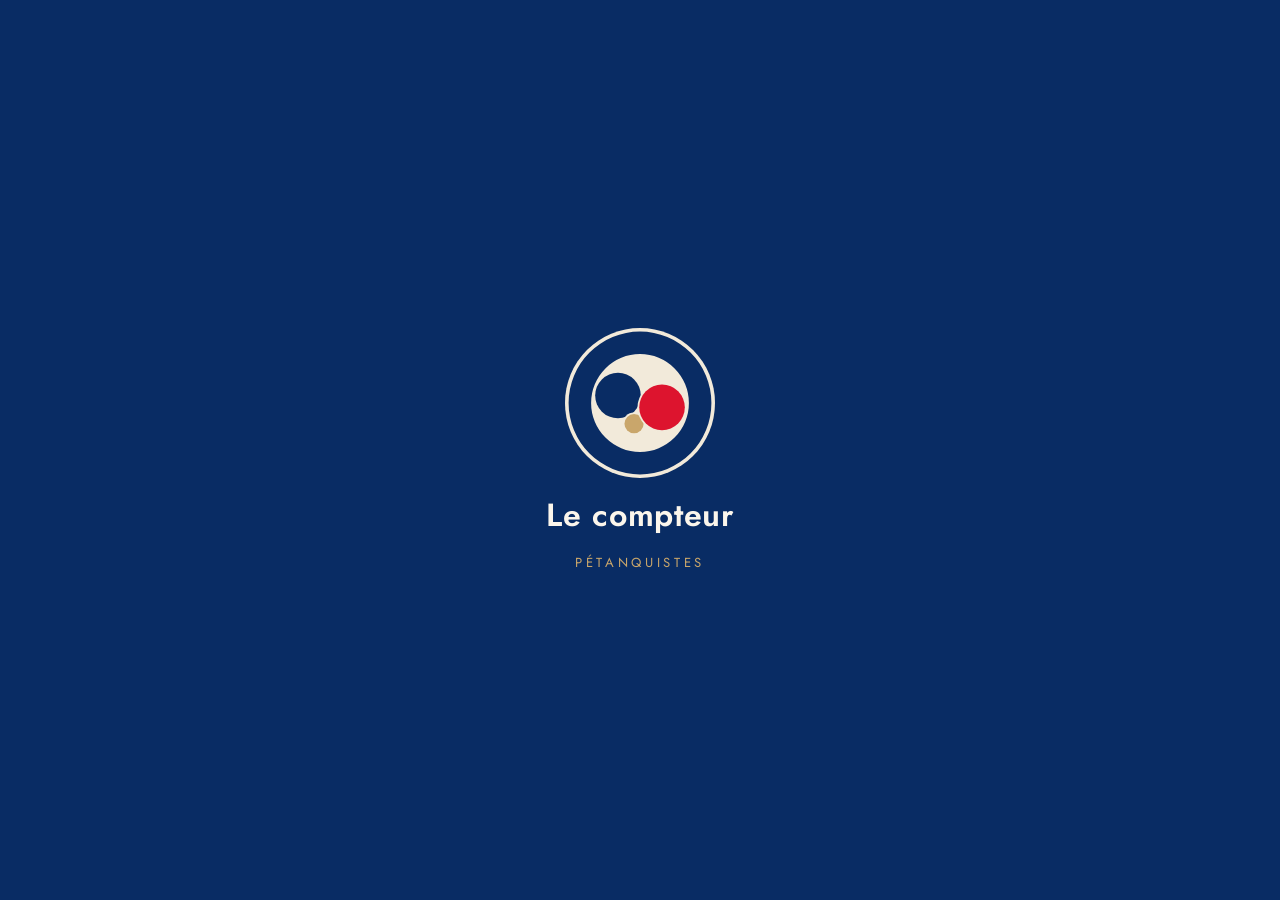
<file: index.html>
<!doctype html>
<html lang="fr">
<head>
<meta charset="utf-8">
<script>
/* La langue, avant le premier rendu — pour que le thaï se coupe aux bons endroits, que le
   splash soit dans la bonne langue et qu'un raccourci ouvre la bonne vue sans clignoter.
   Ordre : le choix enregistré > « ?langue=xx » dans l'adresse (un QR scanné est un acte
   délibéré : il est enregistré, puis retiré de l'adresse sans toucher au #) > la langue du
   téléphone (jamais enregistrée : un téléphone français garde son stockage intact) > fr.
   LANGUES est la barrière : tant qu'elle ne contient que "fr", rien de tout cela n'agit. */
(function () {
  var LANGUES = ["fr", "en", "th"];
  var CLE = "petanquistes.compteur.v1", langue = null, url = null, d = {};
  try { d = JSON.parse(localStorage.getItem(CLE)) || {}; } catch (e) {}
  if (LANGUES.indexOf(d.langue) >= 0) langue = d.langue;
  try {
    var q = new URLSearchParams(location.search).get("langue");
    if (q) {
      if (LANGUES.indexOf(q) >= 0) {
        langue = url = q;
        d.langue = q;
        try { localStorage.setItem(CLE, JSON.stringify(d)); } catch (e) {}
      }
      history.replaceState(null, "", location.pathname + location.hash);
    }
  } catch (e) {}
  if (!langue) {
    var prefs = navigator.languages || [navigator.language || "fr"];
    for (var i = 0; i < prefs.length && !langue; i++) {
      var l = String(prefs[i]).slice(0, 2).toLowerCase();
      if (LANGUES.indexOf(l) >= 0) langue = l;
    }
  }
  langue = langue || "fr";
  document.documentElement.lang = langue;
  window.LANGUES = LANGUES; window.LANGUE = langue; window.LANGUE_URL = url;
})();
</script>
<meta name="viewport" content="width=device-width,initial-scale=1,viewport-fit=cover">
<title>Le compteur — Pétanquistes</title>
<meta name="description" content="Le score d'une partie de pétanque, en deux gestes par mène. Sans compte, sans réseau, sans publicité.">
<link rel="canonical" href="https://petanque.win/">

<!-- Ce qu'un lien montre quand il est collé dans un groupe WhatsApp ou sur un réseau.
     L'adresse de l'image doit être absolue : les robots d'aperçu ne résolvent pas le relatif. -->
<meta property="og:type" content="website">
<meta property="og:site_name" content="Pétanquistes">
<meta property="og:locale" content="fr_FR">
<meta property="og:url" content="https://petanque.win/">
<meta property="og:title" content="Le compteur — Pétanquistes">
<meta property="og:description" content="Le score de votre partie, en deux gestes par mène. Sans compte, sans réseau, sans publicité.">
<meta property="og:image" content="https://petanque.win/og.png">
<meta property="og:image:type" content="image/png">
<meta property="og:image:width" content="1200">
<meta property="og:image:height" content="630">
<meta property="og:image:alt" content="Le blason des Pétanquistes : le cercle de lancer vu de dessus, deux boules et le but.">
<meta name="twitter:card" content="summary_large_image">
<meta name="twitter:title" content="Le compteur — Pétanquistes">
<meta name="twitter:description" content="Le score de votre partie, en deux gestes par mène. Sans compte, sans réseau, sans publicité.">
<meta name="twitter:image" content="https://petanque.win/og.png">
<link rel="manifest" href="manifest.webmanifest">
<meta name="theme-color" content="#092C64">
<meta name="apple-mobile-web-app-capable" content="yes">
<meta name="apple-mobile-web-app-status-bar-style" content="default">
<meta name="apple-mobile-web-app-title" content="Le compteur">
<link rel="apple-touch-icon" href="icons/apple-touch-icon.png">
<link rel="icon" href="icons/icon-192.png">
<style>
@font-face{font-family:"Jost";src:url(type/jost-400.woff2) format("woff2");
  font-weight:400;font-style:normal;font-display:swap}
@font-face{font-family:"Jost";src:url(type/jost-600.woff2) format("woff2");
  font-weight:600;font-style:normal;font-display:swap}
@font-face{font-family:"Libre Franklin";src:url(type/franklin-400.woff2) format("woff2");
  font-weight:400;font-style:normal;font-display:swap}
/* Noto Sans Thai, pour le seul bloc thaï. « unicode-range » fait que Jost et Libre Franklin
   gardent les chiffres, le latin et la ponctuation — le 13 est le même dans toutes les
   langues — et qu'un téléphone qui n'affiche pas de thaï ne télécharge jamais ces fichiers.
   Le nom porte une version : /type/ est servi immuable un an. */
@font-face{font-family:"Noto Sans Thai";src:url(type/notothai-400-v1.woff2) format("woff2");
  font-weight:400;font-style:normal;font-display:swap;unicode-range:U+0E00-0E7F}
@font-face{font-family:"Noto Sans Thai";src:url(type/notothai-600-v1.woff2) format("woff2");
  font-weight:600;font-style:normal;font-display:swap;unicode-range:U+0E00-0E7F}

:root{
  --navy:#092C64; --red:#DD142E; --cream:#FBF6EC; --sand:#C9A66B;
  --ground:#F2EADA; --rule:#D6C7A8; --ink-2:#3F4D68;
  --pad: max(12px, env(safe-area-inset-left)) ;
  color-scheme:light;
}
*{box-sizing:border-box;-webkit-tap-highlight-color:transparent}
html,body{height:100%}
body{margin:0;background:var(--ground);color:var(--navy);
  font-family:"Jost","Noto Sans Thai",system-ui,-apple-system,"Segoe UI",sans-serif;
  font-size:17px;line-height:1.45;
  -webkit-user-select:none;user-select:none;touch-action:manipulation;
  overscroll-behavior:none}
button{font:inherit;color:inherit;border:0;background:none;margin:0;cursor:pointer;
  touch-action:manipulation}
[hidden]{display:none!important}

/* Une vue tient l'écran entier, jamais deux à la fois.
   « svh » et non « dvh » : dvh vaut la fenêtre SANS les barres du navigateur, donc dans
   Safari ou Chrome le bas de la vue passait dessous et le bouton devenait inatteignable.
   svh est la hauteur quand les barres sont là — la plus petite, donc la seule sûre. En
   application installée il n'y a pas de barres, et les deux valent la même chose.
   Le défilement reste possible en dernier recours : sur un très petit écran, mieux vaut
   une vue qui glisse qu'un bouton qu'on ne peut pas toucher. */
.vue{display:none;flex-direction:column;height:100vh;height:100svh;
  overflow-y:auto;overscroll-behavior:contain;
  padding:env(safe-area-inset-top) env(safe-area-inset-right) env(safe-area-inset-bottom) env(safe-area-inset-left)}
.vue.on{display:flex}

/* ---------- l'ouverture ---------- */
/* Le splash tient une seconde et demie et se passe d'un appui : assez pour poser la marque,
   trop court pour agacer au vingtième lancement. */
#splash{background:var(--navy)}
.splashtap{flex:1;width:100%;display:flex;flex-direction:column;align-items:center;
  justify-content:center;gap:14px;color:var(--cream)}
.sblason{width:150px;height:150px;animation:poser .7s cubic-bezier(.16,1,.3,1) both}
.stitre{font-family:"Jost","Noto Sans Thai",sans-serif;font-weight:600;font-size:2rem;letter-spacing:.02em;
  animation:monter .5s .28s cubic-bezier(.16,1,.3,1) both}
.ssous{font-size:.82rem;letter-spacing:.28em;text-transform:uppercase;color:var(--sand);
  animation:monter .5s .4s cubic-bezier(.16,1,.3,1) both}
#splash.sort{animation:disparaitre .34s ease-in forwards}
@keyframes poser{from{opacity:0;transform:scale(.72) rotate(-14deg)}
  to{opacity:1;transform:none}}
@keyframes monter{from{opacity:0;transform:translateY(9px)}to{opacity:1;transform:none}}
@keyframes disparaitre{to{opacity:0}}

/* ---------- accueil : il tient l'écran, il ne se déroule pas ---------- */
#accueil{align-items:center;text-align:center;padding-top:env(safe-area-inset-top)}
.centre{flex:1 1 auto;min-height:180px;width:100%;max-width:460px;display:flex;
  flex-direction:column;align-items:center;justify-content:center;gap:14px;padding:0 16px}
.bas{flex:0 0 auto;width:100%;max-width:460px;display:flex;flex-direction:column;gap:10px;
  padding:0 16px calc(16px + env(safe-area-inset-bottom));margin:0 auto}
.lien{min-height:52px;font-size:.92rem;letter-spacing:.06em;color:var(--ink-2);
  text-decoration:underline;text-underline-offset:4px}

/* les trois formats, et les deux camps : un choix par écran */
.voies{flex:1 1 auto;display:flex;flex-direction:column;justify-content:center;gap:12px;
  padding:0 14px calc(16px + env(safe-area-inset-bottom))}
.voies button{min-height:112px;border-radius:14px;background:var(--cream);
  box-shadow:inset 0 0 0 2px var(--rule);display:flex;flex-direction:column;
  align-items:center;justify-content:center;gap:4px;padding:12px}
.voies button b{font-family:"Jost","Noto Sans Thai",sans-serif;font-weight:600;font-size:1.5rem}
.voies button span{font-size:.88rem;color:var(--ink-2)}
.voies button:active{background:#fff}
#equipes .choix{padding:0 14px;margin-top:4px}
#equipes .note{margin:12px 18px 0;text-align:left;align-self:auto}
#equipes .bas{margin-top:auto}
.topbar{width:100%;max-width:460px;display:flex;align-items:center;justify-content:space-between;
  padding:8px 14px 2px;flex:none}
.topbar .marque{font-size:.78rem;letter-spacing:.16em;text-transform:uppercase;color:var(--ink-2)}
#burger{width:52px;height:52px;display:flex;flex-direction:column;align-items:center;
  justify-content:center;gap:5px;border-radius:11px}
#burger i{display:block;width:24px;height:2.5px;background:var(--navy);border-radius:2px}
#burger:active{background:var(--cream)}

@media (prefers-reduced-motion:reduce){
  *,*::before,*::after{animation-duration:.001ms!important;animation-delay:0s!important;
    transition-duration:.001ms!important}
}

/* ---------- le menu et les pages ---------- */
.pagebar{flex:none;display:flex;align-items:center;gap:10px;padding:6px 10px;
  border-bottom:1px solid var(--rule)}
.pagebar span{font-size:.8rem;letter-spacing:.12em;text-transform:uppercase;color:var(--ink-2)}
.retourpage{min-height:52px;padding:0 14px;font-size:.86rem;letter-spacing:.09em;
  text-transform:uppercase;font-weight:600;display:flex;align-items:center}
.menu{flex:none;display:flex;flex-direction:column;gap:8px;padding:14px}
.menu button{min-height:84px;border-radius:13px;background:var(--cream);padding:14px 18px;
  text-align:left;display:flex;flex-direction:column;gap:3px;
  box-shadow:inset 0 0 0 2px var(--rule)}
.menu button b{font-family:"Jost","Noto Sans Thai",sans-serif;font-weight:600;font-size:1.2rem}
.menu button span{font-size:.92rem;color:var(--ink-2);line-height:1.35}
.menu button:active,.menulien:active{background:#fff}
.menulien{min-height:84px;border-radius:13px;background:var(--cream);padding:14px 18px;
  text-align:left;display:flex;flex-direction:column;gap:3px;justify-content:center;
  box-shadow:inset 0 0 0 2px var(--rule);text-decoration:none;color:inherit}
.menulien b{font-family:"Jost","Noto Sans Thai",sans-serif;font-weight:600;font-size:1.2rem}
.menulien span{font-size:.92rem;color:var(--ink-2);line-height:1.35}
.bientot{margin:0 18px;font-size:.86rem;line-height:1.55;color:var(--ink-2)}
.page{overflow-y:auto}
.prose{padding:16px 18px calc(28px + env(safe-area-inset-bottom));max-width:34rem;
  margin:0 auto;font-family:"Libre Franklin","Jost","Noto Sans Thai",system-ui,sans-serif;font-size:1rem;
  line-height:1.6;text-align:left}
.prose .chapo{font-family:"Jost","Noto Sans Thai",sans-serif;font-size:1.15rem;line-height:1.45;margin:0 0 4px}
.prose h3{font-family:"Jost","Noto Sans Thai",sans-serif;font-weight:600;font-size:.82rem;letter-spacing:.12em;
  text-transform:uppercase;color:var(--terre);margin:26px 0 6px}
.prose p{margin:0 0 10px}
.prose ul,.prose ol{margin:0 0 10px;padding-left:1.3em}
.prose li{margin-bottom:7px}
.prose b{font-weight:600}
.prose a{color:var(--navy)}
.prose .fin{margin-top:24px;padding-top:14px;border-top:1px solid var(--rule);
  font-size:.92rem;color:var(--ink-2)}
.tuiles{display:grid;grid-template-columns:1fr 1fr;gap:8px;margin:14px 0 4px}
.tuile{background:var(--cream);border-radius:12px;padding:14px;display:flex;flex-direction:column;
  gap:1px;box-shadow:inset 0 0 0 2px var(--rule)}
.tuile b{font-family:"Jost","Noto Sans Thai",sans-serif;font-weight:600;font-size:2.4rem;line-height:1;
  font-variant-numeric:tabular-nums;color:var(--navy)}
.tuile span{font-family:"Jost","Noto Sans Thai",sans-serif;font-size:.86rem;letter-spacing:.05em;color:var(--ink-2)}
.tuile i{font-style:normal;font-size:.78rem;color:var(--terre)}
.rangees{display:flex;flex-direction:column;gap:1px;background:var(--rule);border-radius:10px;
  overflow:hidden;margin-bottom:6px}
.rangee,.duel{background:var(--ground);padding:12px 14px;display:flex;align-items:baseline;
  justify-content:space-between;gap:10px;font-family:"Jost","Noto Sans Thai",sans-serif}
.rangee b,.duel b{font-weight:600;font-variant-numeric:tabular-nums}
.duel{justify-content:space-between}
.duel span{flex:1;color:var(--ink-2)}
.duel span:last-child{text-align:right}
.duel span.mene{color:var(--navy);font-weight:600}
.prose .cap{font-size:.88rem;color:var(--ink-2);margin-top:8px}
.bascule{width:100%;min-height:64px;margin-top:6px;border-radius:12px;background:var(--cream);
  box-shadow:inset 0 0 0 2px var(--rule);padding:0 16px;display:flex;align-items:center;
  justify-content:space-between;gap:12px;font-family:"Jost","Noto Sans Thai",sans-serif;font-size:1rem;
  text-align:left}
.bascule i{flex:none;width:52px;height:30px;border-radius:15px;background:var(--rule);
  position:relative;transition:background .15s}
.bascule i::after{content:"";position:absolute;top:3px;left:3px;width:24px;height:24px;
  border-radius:50%;background:var(--paper,#FBF6EC);transition:transform .15s}
.bascule[aria-pressed=true] i{background:var(--red)}
.bascule[aria-pressed=true] i::after{transform:translateX(22px)}
.prose .alerte{background:var(--cream);box-shadow:inset 0 0 0 2px var(--red);border-radius:10px;
  padding:10px 14px;color:var(--navy)}
.wrap{width:100%;max-width:460px;padding:0 16px 28px;margin:0 auto;display:flex;
  flex-direction:column;align-items:center;gap:18px;flex:1}
.jour{margin:0 14px 4px}
.jourtitre{margin:16px 14px 6px;align-self:auto}
.blason{width:118px;height:118px;flex:none}
.titre{font-weight:600;font-size:2rem;letter-spacing:.02em;line-height:1;margin:0}
.sous{margin:0;color:var(--ink-2);font-size:.95rem;letter-spacing:.03em;text-transform:uppercase}
.gros{width:100%;min-height:104px;border-radius:14px;background:var(--navy);color:var(--cream);
  font-weight:600;font-size:1.45rem;letter-spacing:.02em;display:flex;align-items:center;
  justify-content:center;padding:14px}
.gros.reprise{background:var(--cream);color:var(--navy);box-shadow:inset 0 0 0 3px var(--navy);
  min-height:88px;font-size:1.2rem;flex-direction:column;gap:2px}
.gros.reprise small{font-weight:400;font-size:.85rem;letter-spacing:.06em;text-transform:uppercase;
  color:var(--ink-2)}
.gros:active{transform:translateY(1px)}

.format{display:flex;width:100%;gap:8px}
.format button{flex:1;min-height:64px;border-radius:11px;background:var(--cream);
  box-shadow:inset 0 0 0 2px var(--rule);font-size:.98rem;line-height:1.15;
  display:flex;flex-direction:column;align-items:center;justify-content:center;gap:2px}
.format button b{font-weight:600}
.format button span{font-size:.72rem;letter-spacing:.06em;text-transform:uppercase;color:var(--ink-2)}
.format button[aria-pressed=true]{background:var(--navy);color:var(--cream);box-shadow:none}
.format button[aria-pressed=true] span{color:var(--sand)}

.legende{font-size:.8rem;letter-spacing:.07em;text-transform:uppercase;color:var(--ink-2);
  margin:0;align-self:flex-start}
.legende em{font-style:normal;color:var(--terre);letter-spacing:.06em}

/* les deux camps, à composer avant de commencer */
.choix{display:flex;width:100%;gap:8px}
.eqc{flex:1;min-height:76px;border-radius:11px;background:var(--cream);padding:10px 12px;
  display:flex;flex-direction:column;align-items:flex-start;justify-content:center;gap:3px;
  text-align:left;box-shadow:inset 0 0 0 2px var(--rule)}
.eqc .tag{font-size:.72rem;letter-spacing:.1em;text-transform:uppercase;font-weight:600;
  padding:1px 8px;border-radius:6px;color:var(--cream)}
.eqc.nous .tag{background:var(--navy)}
.eqc.eux .tag{background:var(--red)}
.eqc .liste{font-size:.95rem;line-height:1.25;color:var(--ink-2)}
.eqc .liste.mis{color:var(--navy);font-weight:600}

/* l'écran des joueurs */
.listej{flex:1;overflow-y:auto;display:flex;flex-wrap:wrap;align-content:flex-start;gap:8px;
  padding:4px 14px 10px}
.chip{min-height:60px;padding:0 18px;border-radius:12px;background:var(--cream);
  box-shadow:inset 0 0 0 2px var(--rule);font-size:1.05rem;display:flex;align-items:center;gap:10px}
.chip.nous{background:var(--navy);color:var(--cream);box-shadow:none}
.chip.eux{background:var(--red);color:var(--cream);box-shadow:none}
.chip[disabled]{opacity:.34}
.chip .x{font-style:normal;font-size:1.4rem;line-height:1;color:var(--red);font-weight:600}
.chip.nous .x,.chip.eux .x{color:var(--cream)}
.videj{color:var(--ink-2);font-size:.95rem;line-height:1.5;margin:6px 2px}
.ajout{flex:none;display:flex;gap:8px;padding:0 14px}
.ajout input{flex:1;min-width:0;min-height:60px;border-radius:12px;border:0;padding:0 16px;
  background:var(--cream);box-shadow:inset 0 0 0 2px var(--rule);font:inherit;font-size:1.05rem;
  color:var(--navy)}
.ajout input::placeholder{color:var(--ink-2);opacity:.7}
.ajout input:focus-visible,.chip:focus-visible,.eqc:focus-visible,button:focus-visible{
  outline:3px solid var(--sand);outline-offset:2px}
.ajout button{min-height:60px;padding:0 20px;border-radius:12px;background:var(--navy);
  color:var(--cream);font-weight:600;font-size:1rem}
.basqui{flex:none;display:flex;flex-direction:column;gap:6px;padding:10px 10px
  calc(10px + env(safe-area-inset-bottom))}
#q-gerer{min-height:48px;font-size:.86rem;letter-spacing:.08em;text-transform:uppercase;
  color:var(--ink-2);text-decoration:underline}
#q-gerer[aria-pressed=true]{color:var(--red)}
.basqui .retour{margin:0;width:100%;min-height:72px;background:var(--navy);color:var(--cream);
  box-shadow:none;font-weight:600}

/* Arrêter une partie en cours ne se fait pas d'un appui : la sortie sûre est en premier,
   plus grande, et c'est elle qu'un pouce trouve. */
.rare{max-width:26rem;margin:12px auto 0;padding:0 20px;font-family:"Libre Franklin","Jost","Noto Sans Thai",sans-serif;
  font-size:.92rem;line-height:1.5;color:var(--ink-2);text-transform:none;letter-spacing:0}
.deuxvoies{flex:1 1 auto;display:flex;flex-direction:column;justify-content:flex-end;gap:14px;
  padding:0 14px calc(20px + env(safe-area-inset-bottom))}
.deuxvoies .gros{min-height:132px}
.deuxvoies .pale{background:var(--cream);color:var(--navy);box-shadow:inset 0 0 0 3px var(--rule);
  min-height:104px;flex-direction:column;gap:5px;font-size:1.25rem}
.deuxvoies .pale small{font-family:"Libre Franklin","Jost","Noto Sans Thai",sans-serif;font-weight:400;
  font-size:.86rem;letter-spacing:0;text-transform:none;color:var(--ink-2);line-height:1.35;
  max-width:24rem}
.jour{width:100%;display:flex;flex-direction:column;gap:1px;background:var(--rule);
  border-radius:10px;overflow:hidden}
.jour div{background:var(--ground);padding:11px 13px;display:flex;justify-content:space-between;
  align-items:baseline;gap:10px;font-size:.95rem;text-align:left}
.jour b{font-weight:600;font-variant-numeric:tabular-nums}
.jour i{font-style:normal;color:var(--ink-2);font-size:.78rem;letter-spacing:.06em;
  text-transform:uppercase}
.note{font-size:.82rem;color:var(--ink-2);line-height:1.5;margin:-8px 0 0;text-align:left;
  align-self:flex-start}
.pied{font-size:.82rem;color:var(--ink-2);line-height:1.6;margin:auto 0 0;padding-top:14px}
.pied a{color:var(--ink-2)}

/* ---------- la partie ---------- */
.barre{display:flex;justify-content:space-between;align-items:center;gap:12px;
  padding:10px 14px;font-size:.82rem;letter-spacing:.09em;text-transform:uppercase;
  color:var(--ink-2);flex:none}
.barre button{font-size:.76rem;letter-spacing:.09em;text-transform:uppercase;
  padding:8px 4px;min-height:48px;display:flex;align-items:center;color:var(--ink-2);
  opacity:.75}
#quitter{margin-right:10px}
.camps{flex:1 1 auto;display:flex;gap:10px;padding:0 10px;min-height:200px}
.camp{flex:1;border-radius:16px;display:flex;flex-direction:column;align-items:center;
  justify-content:center;gap:2px;color:var(--cream);min-height:96px;position:relative}
.camp.nous{background:var(--navy)}
.camp.eux{background:var(--red)}
.camp .nom{font-size:clamp(.78rem,3.2vw,1.05rem);letter-spacing:.1em;text-transform:uppercase;
  opacity:.92;padding:0 8px;text-align:center;line-height:1.25;overflow-wrap:anywhere}
.camp .pts{font-weight:600;font-size:clamp(4.5rem,26vw,9rem);line-height:.85;
  font-variant-numeric:tabular-nums}
.camp:active{filter:brightness(1.12)}
.consigne{text-align:center;font-size:.9rem;letter-spacing:.1em;text-transform:uppercase;
  color:var(--ink-2);padding:12px 14px 4px;flex:none}
.derniere{flex:none;padding:6px 14px calc(10px + env(safe-area-inset-bottom));
  display:flex;align-items:center;justify-content:space-between;gap:12px;min-height:60px}
.derniere p{margin:0;font-size:.95rem;color:var(--ink-2)}
.derniere p b{color:var(--navy);font-weight:600}
.corriger{min-height:60px;padding:0 16px;border-radius:10px;background:var(--cream);
  box-shadow:inset 0 0 0 2px var(--rule);font-size:.95rem;font-weight:600;white-space:nowrap}

/* ---------- combien ---------- */
.entete{padding:16px 14px 10px;text-align:center;flex:none}
.entete .qui{font-weight:600;font-size:1.6rem;letter-spacing:.01em}
.entete .qui em{font-style:normal;padding:2px 12px;border-radius:8px;color:var(--cream)}
.entete .qui em.nous{background:var(--navy)}
.entete .qui em.eux{background:var(--red)}
.entete .quoi{font-size:.86rem;letter-spacing:.1em;text-transform:uppercase;color:var(--ink-2);
  margin-top:6px}
.boules{flex:1;display:grid;grid-template-columns:1fr 1fr;gap:10px;padding:0 10px;min-height:0}
.boules.trois{grid-template-columns:1fr}
.boule{min-height:96px;border-radius:16px;background:var(--cream);
  box-shadow:inset 0 0 0 3px var(--navy);display:flex;flex-direction:column;align-items:center;
  justify-content:center;gap:2px;padding:8px}
.boule .n{font-weight:600;font-size:3.2rem;line-height:1;font-variant-numeric:tabular-nums}
.boule .vers{font-size:.82rem;letter-spacing:.05em;color:var(--ink-2);line-height:1.2}
.boule .vers b{font-weight:600;color:var(--navy);font-variant-numeric:tabular-nums}
.boule:active{background:#fff}
.boule.gagne{box-shadow:inset 0 0 0 3px var(--sand)}
.retour{flex:none;min-height:96px;margin:10px;border-radius:12px;display:flex;align-items:center;
  justify-content:center;font-size:1rem;letter-spacing:.08em;text-transform:uppercase;
  color:var(--ink-2);box-shadow:inset 0 0 0 2px var(--rule);
  margin-bottom:calc(10px + env(safe-area-inset-bottom))}

/* ---------- fin ---------- */
#fin{overflow-y:auto;align-items:center;text-align:center;padding-top:calc(env(safe-area-inset-top) + 22px)}
/* La fin de partie est le seul endroit où l'application se permet une fanfare : le blason
   roule, le verdict monte, la feuille se remplit ligne à ligne. */
.fanfare{animation:rouler .8s cubic-bezier(.16,1,.3,1) both}
@keyframes rouler{from{opacity:0;transform:scale(.5) rotate(-160deg)}to{opacity:1;transform:none}}
#fin .verdict{animation:monter .45s .34s cubic-bezier(.16,1,.3,1) both}
#fin .chiffre{animation:monter .45s .44s cubic-bezier(.16,1,.3,1) both}
#fin .fanny{animation:frapper .5s .62s cubic-bezier(.16,1,.3,1) both}
@keyframes frapper{0%{opacity:0;transform:scale(.5)}60%{opacity:1;transform:scale(1.12)}
  100%{opacity:1;transform:none}}
#fin .feuille tr{animation:monter .34s both;animation-delay:calc(.56s + var(--i, 0) * .05s)}
#fin .tr-in .b{animation:poser .34s both;animation-delay:calc(.7s + var(--i, 0) * .05s)}
.verdict{font-weight:600;font-size:2.1rem;line-height:1.15;margin:0}
.verdict em{font-style:normal;padding:1px 12px;border-radius:8px;color:var(--cream)}
.verdict em.nous{background:var(--navy)}
.verdict em.eux{background:var(--red)}
.chiffre{font-weight:600;font-size:4.2rem;line-height:1;font-variant-numeric:tabular-nums;
  letter-spacing:.02em;margin:0}
.fanny{background:var(--red);color:var(--cream);border-radius:10px;padding:8px 16px;
  font-weight:600;letter-spacing:.14em;text-transform:uppercase;font-size:.95rem}
.feuille{width:100%;border-collapse:collapse;font-size:.95rem;font-variant-numeric:tabular-nums}
.feuille th{font-size:.72rem;letter-spacing:.09em;text-transform:uppercase;color:var(--ink-2);
  font-weight:400;text-align:right;padding:6px 8px;border-bottom:1px solid var(--rule)}
.feuille th:first-child{text-align:left}
.feuille td{padding:7px 8px;text-align:right;border-bottom:1px solid var(--rule)}
.feuille td:first-child{text-align:left;color:var(--ink-2)}
.feuille td.track{width:98px;padding-right:0}
.tr-in{display:flex;gap:3px;align-items:center;color:var(--navy)}
.tr-in.eux{justify-content:flex-end;color:var(--red)}
.tr-in .b{width:11px;height:11px;border-radius:50%;display:block;flex:none;
  background:currentColor}
.tr-in .b.vide{background:none;box-shadow:inset 0 0 0 1.5px currentColor;opacity:.4}
.feuille td.gain{font-weight:600}
.feuille td.gain.nous{color:var(--navy)}
.feuille td.gain.eux{color:var(--red)}
.feuille tr.nulle td{color:var(--ink-2);text-decoration:line-through}
.feuille tr.nulle .tr-in{opacity:.4}
.feuille tr.nulle td:last-child{text-decoration:none;font-size:.76rem;letter-spacing:.08em;
  text-transform:uppercase}
.feuille tr.nulle td.track{text-decoration:none}

/* ---------- thaï ---------- */
/* Le thaï n'a ni majuscules ni espaces entre les mots, et ses voyelles hautes et marques de
   ton montent à 1,45 em quand les capitales de Jost s'arrêtent à 0,94 : les libellés en
   capitales espacées du compteur le rendent illisible, et une interligne serrée le rogne.
   Ces règles ne touchent que les éléments dont la langue est le thaï — la marque, marquée
   lang="fr", garde ses capitales et son espacement. La classe .thai est posée par le code
   sur un prénom écrit en thaï dans une interface française ou anglaise : un prénom n'a pas
   de langue, mais il a une écriture. */
.ssous:lang(th),.lien:lang(th),.pagebar span:lang(th),.retourpage:lang(th),.prose h3:lang(th),
.tuile span:lang(th),.sous:lang(th),.gros.reprise small:lang(th),.format button span:lang(th),
.legende:lang(th),.legende em:lang(th),.eqc .tag:lang(th),#q-gerer:lang(th),.jour i:lang(th),
.barre:lang(th),.barre button:lang(th),.camp .nom:lang(th),.consigne:lang(th),
.entete .quoi:lang(th),.boule .vers:lang(th),.retour:lang(th),.feuille th:lang(th),
.feuille tr.nulle td:last-child:lang(th),.gros:lang(th),.thai{letter-spacing:0;text-transform:none}
.camp .nom:lang(th),.boule .vers:lang(th),.entete .qui:lang(th),.entete .quoi:lang(th),
.eqc .liste:lang(th),.chip:lang(th),.menu span:lang(th),.menulien span:lang(th),
.consigne:lang(th),.barre:lang(th),.jour div:lang(th),.deuxvoies .pale small:lang(th),
.gros.reprise small:lang(th),.rare:lang(th),.note:lang(th),.thai{line-height:1.4}
.verdict:lang(th){line-height:1.35}
/* Huit pour cent de plus sur les petits libellés, plancher 14 px : le thaï paraît d'un
   cinquième plus petit que les capitales qu'il remplace. Les grands blocs ne bougent pas,
   pour que l'accueil tienne toujours dans 100svh. */
.pagebar span:lang(th),.legende:lang(th){font-size:max(14px,.86rem)}
.format button span:lang(th),.eqc .tag:lang(th),.feuille th:lang(th){font-size:max(14px,.78rem)}
.jour i:lang(th){font-size:max(14px,.84rem)}
.barre:lang(th),.boule .vers:lang(th){font-size:max(14px,.89rem)}
.barre button:lang(th),.feuille tr.nulle td:last-child:lang(th){font-size:max(14px,.82rem)}
.tuile span:lang(th),.entete .quoi:lang(th),.retourpage:lang(th){font-size:.93rem}
.gros.reprise small:lang(th){font-size:.92rem}
.consigne:lang(th){font-size:.97rem}
/* Un surnom thaï sans frontière de dictionnaire ne doit pas pousser le score hors de l'écran. */
.chip:lang(th),.duel span:lang(th),.eqc .liste:lang(th),.thai{overflow-wrap:anywhere}
a:lang(th){text-underline-offset:.35em}
.sys{font-family:system-ui,sans-serif;font-style:normal}
#langues button[aria-pressed="true"] b{color:var(--red)}
</style>
</head>
<body>

<!-- ============ accueil ============ -->
<section class="vue on" id="splash" aria-label="Ouverture" data-i18n-attr="aria-label:splash.ouverture">
  <button class="splashtap" id="splash-passer" aria-label="Passer" data-i18n-attr="aria-label:splash.passer">
    <img class="sblason" src="icons/blason.svg" alt="" width="150" height="150">
    <span class="stitre" lang="fr">Le compteur</span>
    <span class="ssous" lang="fr">Pétanquistes</span>
  </button>
</section>

<section class="vue" id="accueil">
  <div class="topbar">
    <span class="marque" lang="fr">Pétanquistes</span>
    <button id="burger" aria-label="Ouvrir le menu" data-i18n-attr="aria-label:accueil.menu"><i></i><i></i><i></i></button>
  </div>
  <div class="centre">
    <img class="blason" src="icons/blason.svg" alt="" width="118" height="118">
    <h1 class="titre" lang="fr">Le compteur</h1>
    <p class="sous" data-i18n="accueil.sous">Le score, en deux gestes par mène</p>
  </div>
  <div class="bas">
    <button class="gros reprise" id="reprendre" hidden><span></span><small></small></button>
    <button class="gros" id="commencer" data-i18n="accueil.commencer">Commencer une partie</button>
    <button class="lien" id="voir-jour" hidden></button>
  </div>
</section>

<!-- ============ le format ============ -->
<section class="vue" id="format">
  <div class="pagebar"><button class="retourpage" data-va="accueil" data-i18n="commun.retour">Retour</button>
    <span data-i18n="format.etape">1 sur 2</span></div>
  <div class="entete"><div class="qui" data-i18n="format.qui">Combien de joueurs&nbsp;?</div>
    <div class="quoi" data-i18n="format.quoi">Le clavier s'y ajuste</div></div>
  <div class="voies" id="formats" role="group" aria-label="Format de la partie" data-i18n-attr="aria-label:format.aria">
    <button data-max="3" data-joueurs="1"><b data-i18n="format.tete">Tête-à-tête</b><span data-i18n="format.tete_detail">1 contre 1 · trois boules par équipe</span></button>
    <button data-max="6" data-joueurs="2"><b data-i18n="format.doublette">Doublette</b><span data-i18n="format.doublette_detail">2 contre 2 · six boules par équipe</span></button>
    <button data-max="6" data-joueurs="3"><b data-i18n="format.triplette">Triplette</b><span data-i18n="format.triplette_detail">3 contre 3 · six boules par équipe</span></button>
  </div>
</section>

<!-- ============ les équipes ============ -->
<section class="vue" id="equipes">
  <div class="pagebar"><button class="retourpage" data-va="format" data-i18n="commun.retour">Retour</button>
    <span data-i18n="equipes.etape">2 sur 2</span></div>
  <div class="entete"><div class="qui" data-i18n="equipes.qui">Qui joue&nbsp;?</div>
    <div class="quoi" id="e-quoi" data-i18n="equipes.facultatif">Facultatif — on peut compter sans les noms</div></div>
  <div class="choix">
    <button class="eqc nous" data-camp="nous"><span class="tag" data-i18n="commun.nous">Nous</span>
      <span class="liste" id="l-nous" data-i18n="equipes.ajouter_prenoms">Ajouter des prénoms</span></button>
    <button class="eqc eux" data-camp="eux"><span class="tag" data-i18n="commun.eux">Eux</span>
      <span class="liste" id="l-eux" data-i18n="equipes.ajouter_prenoms">Ajouter des prénoms</span></button>
  </div>
  <p class="note" data-i18n="equipes.note">Les prénoms restent sur ce téléphone. Écrits une fois, ils se touchent
    ensuite — personne ne retape un clavier au bord du terrain.</p>
  <div class="bas">
    <button class="gros" id="lancer" data-i18n="equipes.commencer">Commencer</button>
  </div>
</section>

<!-- ============ la partie ============ -->
<section class="vue" id="partie">
  <div class="barre">
    <span data-i18n="partie.points">13 points</span>
    <span id="mene-n">Mène 1</span>
    <button id="quitter" data-i18n="partie.arreter">Arrêter</button>
  </div>
  <div class="camps">
    <button class="camp nous" id="camp-nous">
      <span class="nom" data-i18n="commun.nous">Nous</span><span class="pts" id="pts-nous">0</span></button>
    <button class="camp eux" id="camp-eux">
      <span class="nom" data-i18n="commun.eux">Eux</span><span class="pts" id="pts-eux">0</span></button>
  </div>
  <p class="consigne" data-i18n="partie.consigne">Touchez l'équipe qui vient de marquer</p>
  <div class="derniere">
    <p id="derniere-txt" aria-live="polite">La partie commence.</p>
    <button class="corriger" id="corriger" hidden data-i18n="partie.corriger">Corriger</button>
  </div>
</section>

<!-- ============ combien ============ -->
<section class="vue" id="combien">
  <div class="entete">
    <div class="qui" id="c-titre"><em id="c-qui" class="nous">Nous</em> marque</div>
    <div class="quoi" data-i18n="combien.quoi">Combien de boules devant&nbsp;?</div>
  </div>
  <div class="boules" id="boules"></div>
  <button class="retour" id="retour" data-i18n="combien.retour">Ce n'est pas la bonne équipe</button>
</section>

<!-- ============ le menu ============ -->
<section class="vue" id="menu">
  <div class="pagebar"><button class="retourpage" data-va="accueil" data-i18n="commun.fermer">Fermer</button>
    <span data-i18n="menu.titre">Le menu</span></div>
  <nav class="menu">
    <button data-va="accueil"><b data-i18n="menu.compteur">Le compteur</b><span data-i18n="menu.compteur_detail">Tenir le score d'une partie</span></button>
    <button data-va="installer"><b data-i18n="menu.installer">Installer sur le téléphone</b>
      <span data-i18n="menu.installer_detail">Pour l'ouvrir sans navigateur, et sans réseau</span></button>
    <button data-va="journee"><b data-i18n="menu.parties">Les parties</b><span data-i18n="menu.parties_detail">Ce qui s'est joué cette semaine</span></button>
    <button data-va="chiffres"><b data-i18n="menu.chiffres">Les chiffres</b><span data-i18n="menu.chiffres_detail">Ce que ce téléphone a compté, et les face-à-face</span></button>
    <a class="menulien" href="jouer.html" data-page="jouer"><b data-i18n="menu.jouer">Comment jouer</b>
      <span data-i18n="menu.jouer_detail">La prise, les pieds dans le cercle, et les règles</span></a>
    <button data-va="apropos"><b data-i18n="menu.apropos">À propos</b><span data-i18n="menu.apropos_detail">Ce que c'est, et qui le fait</span></button>
    <button data-va="langue" id="menu-langue" hidden><b data-i18n="menu.langue">Langue</b>
      <span>Français · English · <i class="sys" lang="th">ไทย</i></span></button>
    <a class="menulien" href="confidentialite.html" data-page="confidentialite"><b data-i18n="menu.confidentialite">Confidentialité</b>
      <span data-i18n="menu.confidentialite_detail">Ce qui reste sur ce téléphone, et ce qui en sort</span></a>
  </nav>
  <p class="bientot" data-i18n="menu.bientot">L'histoire du club et la marque viendront ici, quand l'association
    sera déclarée et qu'il y aura quelque chose d'officiel à raconter.</p>
</section>

<!-- ============ installer ============ -->
<section class="vue page" id="installer">
  <div class="pagebar"><button class="retourpage" data-va="menu" data-i18n="commun.retour">Retour</button>
    <span data-i18n="installer.titre">Installer</span></div>
  <div class="prose">
    <p class="chapo" data-i18n="installer.chapo">Posé sur l'écran d'accueil, le compteur s'ouvre comme une application :
      sans barre de navigateur, sans réseau, et il garde les parties du jour.</p>
    <h3 data-i18n="installer.iphone">Sur iPhone</h3>
    <ol data-i18n-html="installer.iphone_html"><li>Ouvrez <b>petanque.win</b> dans <b>Safari</b> — pas dans un autre navigateur.</li>
      <li>Touchez <b>Partager</b>, le carré avec la flèche vers le haut.</li>
      <li>Descendez jusqu'à <b>Sur l'écran d'accueil</b>, puis <b>Ajouter</b>.</li></ol>
    <h3 data-i18n="installer.android">Sur Android</h3>
    <ol data-i18n-html="installer.android_html"><li>Ouvrez <b>petanque.win</b> dans Chrome.</li>
      <li>Chrome propose <b>Installer l'application</b> ; sinon, menu <b>⋮</b> puis
        <b>Ajouter à l'écran d'accueil</b>.</li></ol>
    <h3 data-i18n="installer.ensuite">Ensuite</h3>
    <p data-i18n="installer.ensuite_texte">L'icône est le cercle de la marque. Le compteur fonctionne au fond d'un terrain sans
      réseau : tout ce dont il a besoin est déjà dans le téléphone. Une nouvelle version
      s'installe toute seule à la prochaine ouverture avec du réseau.</p>
  </div>
</section>

<!-- ============ à propos ============ -->
<section class="vue page" id="apropos">
  <div class="pagebar"><button class="retourpage" data-va="menu" data-i18n="commun.retour">Retour</button>
    <span data-i18n="apropos.titre">À propos</span></div>
  <div class="prose">
    <p class="chapo" data-i18n="apropos.chapo">La gêne la plus fréquente d'une partie n'a rien à voir avec le jeu :
      personne ne sait le score. Le compteur ne fait que ça, et il le fait bien.</p>
    <h3 data-i18n="apropos.promesses">Trois promesses</h3>
    <ul data-i18n-html="apropos.promesses_html">
      <li><b>Sans compte.</b> Ni adresse, ni mot de passe, ni confirmation. On appuie sur
        <i>Commencer une partie</i> et on compte.</li>
      <li><b>Sans réseau.</b> Une fois ouvert, il fonctionne hors connexion. Les parties, les
        prénoms et vos chiffres restent sur ce téléphone.</li>
      <li><b>Sans publicité.</b> Jamais, et rien qui vous identifie ni qui vous suive d'une
        fois sur l'autre.</li>
    </ul>
    <h3 data-i18n="apropos.comptage">La seule chose qui est comptée</h3>
    <p data-i18n-html="apropos.comptage1_html">Quand une partie se termine, l'application envoie un signal qui dit ceci et rien d'autre :
      <i>une partie a été finie, en tête-à-tête, en doublette ou en triplette.</i> Pas de score,
      pas de prénom, pas d'identifiant d'appareil, rien qui permette de vous reconnaître d'une
      partie à l'autre ni de relier deux parties entre elles.</p>
    <p data-i18n-html="apropos.comptage2_html">C'est là pour une seule raison : savoir si le compteur sert vraiment, avant d'y ajouter
      quoi que ce soit. Le serveur qui reçoit ce signal voit votre adresse, comme tout site que
      vous ouvrez ; nous n'en gardons rien. <b>Vous pouvez couper ce comptage</b> dans
      <i>Les chiffres</i>, et le compteur fonctionne exactement pareil.</p>

    <h3 data-i18n="apropos.gestes">Deux gestes par mène</h3>
    <p data-i18n="apropos.gestes_texte">Une équipe joue six boules — trois en tête-à-tête. Une mène rapporte donc de 1 à 6 points
      et jamais autre chose : on touche l'équipe qui a marqué, puis le nombre de boules. Chaque
      bouton écrit d'avance où il mène, pour que les autres lisent l'annonce par-dessus l'épaule.</p>
    <h3 data-i18n="apropos.qui">Qui</h3>
    <p data-i18n-html="apropos.qui1_html">Un outil de la marque <b>Pétanquistes</b>, née avec le club en formation à
      Croissy-sur-Seine. Il appartient à la marque et non au club : n'importe quelle ville peut
      s'en servir, Croissy est simplement la première.</p>
    <p data-i18n-html="apropos.qui2_html">L'application est éditée par <b>HEMPIN</b>, SASU dont le siège est à Croissy-sur-Seine —
      voir les <a href="mentions-legales.html">mentions légales</a>.</p>
    <p class="fin" data-i18n-html="apropos.fin_html">Le code est ouvert —
      <a href="https://github.com/IglesiaPaul/petanque-win">github.com/IglesiaPaul/petanque-win</a><br>
      <a href="confidentialite.html">Confidentialité</a> ·
      <a href="conditions.html">Conditions d'utilisation</a> ·
      <a href="mentions-legales.html">Mentions légales</a></p>
  </div>
</section>

<!-- ============ l'espace du club ============ -->
<!-- Aucune entrée de menu n'y mène : on l'ouvre par petanque.win/#admin. -->
<section class="vue page" id="admin">
  <div class="pagebar"><button class="retourpage" data-va="accueil">Retour</button>
    <span>Le club</span></div>
  <div class="prose" id="admin-corps"></div>
</section>

<!-- ============ les chiffres ============ -->
<section class="vue page" id="chiffres">
  <div class="pagebar"><button class="retourpage" data-va="menu" data-i18n="commun.retour">Retour</button>
    <span data-i18n="chiffres.titre">Les chiffres</span></div>
  <div class="prose" id="chiffres-corps"></div>
</section>

<!-- ============ les parties du jour ============ -->
<section class="vue page" id="journee">
  <div class="pagebar"><button class="retourpage" data-va="accueil" data-i18n="commun.retour">Retour</button>
    <span data-i18n="journee.titre">Les parties du jour</span></div>
  <div id="jour"></div>
  <p class="bientot" id="jour-vide" hidden data-i18n="journee.vide">Aucune partie cette semaine. Les parties restent sur ce
    téléphone et s'effacent au bout de sept jours.</p>
</section>

<!-- ============ arrêter ============ -->
<section class="vue" id="arreter">
  <div class="entete">
    <div class="qui" data-i18n="arreter.qui">Arrêter la partie&nbsp;?</div>
    <div class="quoi" id="a-score"></div>
    <p class="rare" id="a-rare"></p>
  </div>
  <div class="deuxvoies">
    <button class="gros" id="a-non" data-i18n="arreter.reprendre">Reprendre la partie</button>
    <button class="gros pale" id="a-oui" data-i18n-html="arreter.la_html">Arrêter là<small>Personne ne gagne : elle sera
      inscrite comme arrêtée</small></button>
  </div>
</section>

<!-- ============ qui joue ============ -->
<section class="vue" id="qui">
  <div class="entete">
    <div class="qui" id="q-titre">Qui joue chez <em id="q-camp" class="nous">Nous</em>&nbsp;?</div>
    <div class="quoi" id="q-compte" data-i18n="qui.jusqua_2">Jusqu'à deux joueurs</div>
  </div>
  <div class="listej" id="roster"></div>
  <div class="ajout">
    <input id="q-nom" type="text" autocomplete="off" autocapitalize="words" spellcheck="false"
           maxlength="18" placeholder="Un prénom" aria-label="Un prénom à ajouter"
           data-i18n-attr="placeholder:qui.placeholder;aria-label:qui.aria_ajout">
    <button id="q-add" data-i18n="qui.ajouter">Ajouter</button>
  </div>
  <div class="basqui">
    <button id="q-gerer" data-i18n="qui.gerer">Gérer la liste</button>
    <button class="retour" id="q-ok" data-i18n="qui.termine">Terminé</button>
  </div>
</section>

<!-- ============ la langue ============ -->
<!-- N'apparaît dans le menu que si LANGUES en ouvre plus d'une. -->
<section class="vue page" id="langue">
  <div class="pagebar"><button class="retourpage" data-va="menu" data-i18n="commun.retour">Retour</button>
    <span data-i18n="langue.titre">Langue</span></div>
  <nav class="menu" id="langues"></nav>
</section>

<!-- ============ fin ============ -->
<section class="vue" id="fin">
  <div class="wrap">
    <img class="blason fanfare" id="blason-fin" src="icons/blason.svg" alt="" width="86" height="86">
    <p class="verdict" id="verdict"></p>
    <p class="chiffre" id="score-final"></p>
    <span class="fanny" id="fanny" lang="fr" hidden>Fanny</span>
    <table class="feuille" id="feuille"></table>
    <button class="gros" id="rejouer" data-i18n="fin.rejouer">Nouvelle partie</button>
    <button class="retour" id="au-debut" style="width:100%;margin:0;min-height:60px" data-i18n="fin.accueil">Accueil</button>
  </div>
</section>

<script>
"use strict";
/* Le compteur — étage 0 : tout est local, rien ne part.
   Une partie = une suite de mènes. Une mène rapporte de 1 à 6 points (1 à 3 en tête-à-tête),
   à une seule équipe. La partie s'arrête à 13. */

const $ = s => document.querySelector(s);
const CLE = "petanquistes.compteur.v1";
const BUT = 13;

/* ---------- les langues ----------
   Le dictionnaire est fondu ici par tools/build_i18n.py : une chaîne de l'interface vit dans
   app/i18n/<langue>.json, jamais dans ce fichier. En français, la passe de traduction ne
   s'exécute pas : le balisage ci-dessus est ce qui s'affiche, et la construction a vérifié
   qu'il vaut fr.json mot pour mot. Les peintres, eux, passent toujours par t() — avec les
   mêmes mots. */
/*i18n:debut*/
const I18N = {"fr":{"$meta":{"langue":"fr","nom":"Français","intl":"fr-FR","statut":"publie"},"$court":["accueil.commencer","equipes.commencer_sans","combien.retour","partie.consigne","partie.corriger","arreter.reprendre"],"$dynamiques":["qui.jusqua_"],"commun.retour":"Retour","commun.fermer":"Fermer","commun.nous":"Nous","commun.eux":"Eux","commun.score":"{a} à {b}","commun.score_tiret":"{a} – {b}","accueil.reprendre":"Reprendre la partie","accueil.reprendre_detail":"{score} · mène {n}","accueil.parties_jour":{"one":"1 partie aujourd'hui","other":"{n} parties aujourd'hui"},"accueil.parties_semaine":"Les parties de la semaine","journee.aujourdhui":"Aujourd'hui","journee.hier":"Hier","journee.arretee":"Arrêtée","journee.egalite":"Égalité","equipes.ajouter_prenoms":"Ajouter des prénoms","equipes.nommes":{"one":"1 joueur nommé — on peut commencer","other":"{n} joueurs nommés — on peut commencer"},"equipes.facultatif":"Facultatif — on peut compter sans les noms","equipes.commencer":"Commencer","equipes.commencer_sans":"Commencer sans les noms","qui.titre_html":"Qui joue chez {equipe} ?","qui.gerer_consigne":"Touchez un prénom pour le retirer de la liste","qui.liste":"{noms} — {k} sur {n}","qui.jusqua_1":"Jusqu'à un joueur","qui.jusqua_2":"Jusqu'à deux joueurs","qui.jusqua_3":"Jusqu'à trois joueurs","qui.vide_html":"<p class=\"videj\">Aucun prénom pour l'instant. Écrivez-en un ci-dessous : il restera dans la liste pour les parties suivantes.<\/p>","partie.mene":"Mène {n}","partie.commence":"La partie commence.","partie.derniere_html":"Mène {no} : <b>{equipe} +{pts}<\/b> — {score}","combien.marque_html":"{equipe} marque","combien.vers_html":"{equipe} à {n}","combien.gagne_html":"{equipe} gagne {n}","combien.aria":{"one":"1 boule : {equipe} passe à {n}","other":"{b} boules : {equipe} passe à {n}"},"combien.aria_gagne":{"one":"1 boule : {equipe} passe à {n}, et gagne","other":"{b} boules : {equipe} passe à {n}, et gagne"},"arreter.score":"{nous} {n} — {e} {eux}","arreter.aucune_mene":"Aucune mène jouée pour l'instant","arreter.rare_jouee":"Une partie va presque toujours jusqu'à 13. Si vous n'avez rien demandé, c'est un appui de trop : reprenez.","arreter.rare_vierge":"La partie vient de commencer. Si vous n'avez rien demandé, c'est un appui de trop : reprenez.","fin.arretee":"Partie arrêtée","fin.gagne_html":"{equipe} gagne","fin.th_mene":"Mène","fin.th_boules":"Les boules","fin.th_points":"Points","fin.th_score":"Score","fin.corrigee":"corrigée","chiffres.rien":"Rien encore.","chiffres.rien_detail":"Les chiffres se remplissent tout seuls à mesure que des parties se terminent, et ne comptent que ce téléphone. Ils portent sur les sept derniers jours.","chiffres.chapo":"Sept jours, sur ce téléphone.","chiffres.parties_finies":{"one":"partie finie","other":"parties finies"},"chiffres.dont_arretees":{"one":"dont {n} arrêtée","other":"dont {n} arrêtées"},"chiffres.menes_jouees":"mènes jouées","chiffres.corrigees":{"one":"{n} corrigée","other":"{n} corrigées"},"chiffres.points_par_mene":"points par mène","chiffres.fannys":{"one":"fanny","other":"fannys"},"chiffres.h_formats":"Les formats","chiffres.h_duels":"Les face-à-face","chiffres.duels_aucun":"Aucun pour l'instant. Un face-à-face se compte dès que deux joueurs nommés se retrouvent dans des camps opposés — même avec des coéquipiers différents à chaque partie.","chiffres.duels_nommez":"Nommez les joueurs avant de commencer une partie.","chiffres.duels_intro":"Qui a gagné le plus, l'un contre l'autre, quelles que soient les équipes.","chiffres.duels_reste":{"one":"Et {n} autre paire qui ne s'est croisée qu'une fois.","other":"Et {n} autres paires qui ne se sont croisées qu'une fois."},"chiffres.h_comptage":"Le comptage","chiffres.comptage_html":"Les chiffres ci-dessus ne quittent pas ce téléphone : ils portent sur les sept derniers jours, comme les parties. <b>Une seule chose est envoyée<\/b>, quand une partie se termine : qu'une partie a été finie, et dans quel format. Ni score, ni prénom, ni rien qui vous reconnaisse d'une fois sur l'autre. Cela sert à savoir si le compteur sert.","chiffres.ne_pas_compter":"Ne pas compter mes parties","langue.titre":"Langue","langue.comme_telephone":"Comme le téléphone","splash.ouverture":"Ouverture","splash.passer":"Passer","accueil.menu":"Ouvrir le menu","accueil.sous":"Le score, en deux gestes par mène","accueil.commencer":"Commencer une partie","format.etape":"1 sur 2","format.qui":"Combien de joueurs ?","format.quoi":"Le clavier s'y ajuste","format.aria":"Format de la partie","format.tete":"Tête-à-tête","format.tete_detail":"1 contre 1 · trois boules par équipe","format.doublette":"Doublette","format.doublette_detail":"2 contre 2 · six boules par équipe","format.triplette":"Triplette","format.triplette_detail":"3 contre 3 · six boules par équipe","equipes.etape":"2 sur 2","equipes.qui":"Qui joue ?","equipes.note":"Les prénoms restent sur ce téléphone. Écrits une fois, ils se touchent ensuite — personne ne retape un clavier au bord du terrain.","partie.points":"13 points","partie.arreter":"Arrêter","partie.consigne":"Touchez l'équipe qui vient de marquer","partie.corriger":"Corriger","combien.quoi":"Combien de boules devant ?","combien.retour":"Ce n'est pas la bonne équipe","menu.titre":"Le menu","menu.compteur":"Le compteur","menu.compteur_detail":"Tenir le score d'une partie","menu.installer":"Installer sur le téléphone","menu.installer_detail":"Pour l'ouvrir sans navigateur, et sans réseau","menu.parties":"Les parties","menu.parties_detail":"Ce qui s'est joué cette semaine","menu.chiffres":"Les chiffres","menu.chiffres_detail":"Ce que ce téléphone a compté, et les face-à-face","menu.jouer":"Comment jouer","menu.jouer_detail":"La prise, les pieds dans le cercle, et les règles","menu.apropos":"À propos","menu.apropos_detail":"Ce que c'est, et qui le fait","menu.langue":"Langue","menu.confidentialite":"Confidentialité","menu.confidentialite_detail":"Ce qui reste sur ce téléphone, et ce qui en sort","menu.bientot":"L'histoire du club et la marque viendront ici, quand l'association sera déclarée et qu'il y aura quelque chose d'officiel à raconter.","installer.titre":"Installer","installer.chapo":"Posé sur l'écran d'accueil, le compteur s'ouvre comme une application : sans barre de navigateur, sans réseau, et il garde les parties du jour.","installer.iphone":"Sur iPhone","installer.iphone_html":"<li>Ouvrez <b>petanque.win<\/b> dans <b>Safari<\/b> — pas dans un autre navigateur.<\/li> <li>Touchez <b>Partager<\/b>, le carré avec la flèche vers le haut.<\/li> <li>Descendez jusqu'à <b>Sur l'écran d'accueil<\/b>, puis <b>Ajouter<\/b>.<\/li>","installer.android":"Sur Android","installer.android_html":"<li>Ouvrez <b>petanque.win<\/b> dans Chrome.<\/li> <li>Chrome propose <b>Installer l'application<\/b> ; sinon, menu <b>⋮<\/b> puis <b>Ajouter à l'écran d'accueil<\/b>.<\/li>","installer.ensuite":"Ensuite","installer.ensuite_texte":"L'icône est le cercle de la marque. Le compteur fonctionne au fond d'un terrain sans réseau : tout ce dont il a besoin est déjà dans le téléphone. Une nouvelle version s'installe toute seule à la prochaine ouverture avec du réseau.","apropos.titre":"À propos","apropos.chapo":"La gêne la plus fréquente d'une partie n'a rien à voir avec le jeu : personne ne sait le score. Le compteur ne fait que ça, et il le fait bien.","apropos.promesses":"Trois promesses","apropos.promesses_html":"<li><b>Sans compte.<\/b> Ni adresse, ni mot de passe, ni confirmation. On appuie sur <i>Commencer une partie<\/i> et on compte.<\/li> <li><b>Sans réseau.<\/b> Une fois ouvert, il fonctionne hors connexion. Les parties, les prénoms et vos chiffres restent sur ce téléphone.<\/li> <li><b>Sans publicité.<\/b> Jamais, et rien qui vous identifie ni qui vous suive d'une fois sur l'autre.<\/li>","apropos.comptage":"La seule chose qui est comptée","apropos.comptage1_html":"Quand une partie se termine, l'application envoie un signal qui dit ceci et rien d'autre : <i>une partie a été finie, en tête-à-tête, en doublette ou en triplette.<\/i> Pas de score, pas de prénom, pas d'identifiant d'appareil, rien qui permette de vous reconnaître d'une partie à l'autre ni de relier deux parties entre elles.","apropos.comptage2_html":"C'est là pour une seule raison : savoir si le compteur sert vraiment, avant d'y ajouter quoi que ce soit. Le serveur qui reçoit ce signal voit votre adresse, comme tout site que vous ouvrez ; nous n'en gardons rien. <b>Vous pouvez couper ce comptage<\/b> dans <i>Les chiffres<\/i>, et le compteur fonctionne exactement pareil.","apropos.gestes":"Deux gestes par mène","apropos.gestes_texte":"Une équipe joue six boules — trois en tête-à-tête. Une mène rapporte donc de 1 à 6 points et jamais autre chose : on touche l'équipe qui a marqué, puis le nombre de boules. Chaque bouton écrit d'avance où il mène, pour que les autres lisent l'annonce par-dessus l'épaule.","apropos.qui":"Qui","apropos.qui1_html":"Un outil de la marque <b>Pétanquistes<\/b>, née avec le club en formation à Croissy-sur-Seine. Il appartient à la marque et non au club : n'importe quelle ville peut s'en servir, Croissy est simplement la première.","apropos.qui2_html":"L'application est éditée par <b>HEMPIN<\/b>, SASU dont le siège est à Croissy-sur-Seine — voir les <a href=\"mentions-legales.html\">mentions légales<\/a>.","apropos.fin_html":"Le code est ouvert — <a href=\"https://github.com/IglesiaPaul/petanque-win\">github.com/IglesiaPaul/petanque-win<\/a><br> <a href=\"confidentialite.html\">Confidentialité<\/a> · <a href=\"conditions.html\">Conditions d'utilisation<\/a> · <a href=\"mentions-legales.html\">Mentions légales<\/a>","chiffres.titre":"Les chiffres","journee.titre":"Les parties du jour","journee.vide":"Aucune partie cette semaine. Les parties restent sur ce téléphone et s'effacent au bout de sept jours.","arreter.qui":"Arrêter la partie ?","arreter.reprendre":"Reprendre la partie","arreter.la_html":"Arrêter là<small>Personne ne gagne : elle sera inscrite comme arrêtée<\/small>","qui.placeholder":"Un prénom","qui.aria_ajout":"Un prénom à ajouter","qui.ajouter":"Ajouter","qui.gerer":"Gérer la liste","qui.termine":"Terminé","fin.rejouer":"Nouvelle partie","fin.accueil":"Accueil"},"en":{"$meta":{"langue":"en","nom":"English","intl":"en-GB","statut":"publie"},"commun.retour":"Back","commun.fermer":"Close","commun.nous":"Us","commun.eux":"Them","commun.score":"{a} – {b}","commun.score_tiret":"{a} – {b}","splash.ouverture":"Opening","splash.passer":"Skip","accueil.menu":"Open the menu","accueil.sous":"The score, two taps per end","accueil.commencer":"Start a game","accueil.reprendre":"Resume the game","accueil.reprendre_detail":"{score} · end {n}","accueil.parties_jour":{"one":"1 game today","other":"{n} games today"},"accueil.parties_semaine":"This week's games","journee.titre":"This week's games","journee.aujourdhui":"Today","journee.hier":"Yesterday","journee.arretee":"Stopped","journee.egalite":"Tie","journee.vide":"No games this week. Games stay on this phone and are cleared after seven days.","format.etape":"1 of 2","format.qui":"How many players?","format.quoi":"The keypad adapts","format.aria":"Game format","format.tete":"Singles","format.tete_detail":"1 against 1 · three boules a side","format.doublette":"Doubles","format.doublette_detail":"2 against 2 · six boules a side","format.triplette":"Triples","format.triplette_detail":"3 against 3 · six boules a side","equipes.etape":"2 of 2","equipes.qui":"Who's playing?","equipes.ajouter_prenoms":"Add names","equipes.nommes":{"one":"1 player named — ready to start","other":"{n} players named — ready to start"},"equipes.facultatif":"Optional — you can count without names","equipes.note":"Names stay on this phone. Typed once, they're tapped from then on — nobody retypes at the edge of the terrain.","equipes.commencer":"Start","equipes.commencer_sans":"Start without names","qui.titre_html":"Who plays for {equipe}?","qui.gerer_consigne":"Tap a name to remove it from the list","qui.liste":"{noms} — {k} of {n}","qui.jusqua_1":"Up to one player","qui.jusqua_2":"Up to two players","qui.jusqua_3":"Up to three players","qui.vide_html":"<p class=\"videj\">No names yet. Type one below: it will stay in the list for the next games.<\/p>","qui.placeholder":"A name","qui.aria_ajout":"A name to add","qui.ajouter":"Add","qui.gerer":"Edit the list","qui.termine":"Done","partie.points":"13 points","partie.mene":"End {n}","partie.arreter":"Stop","partie.consigne":"Tap the team that just scored","partie.commence":"The game begins.","partie.derniere_html":"End {no}: <b>{equipe} +{pts}<\/b> — {score}","partie.corriger":"Undo","combien.marque_html":"Points to {equipe}","combien.quoi":"How many boules count?","combien.vers_html":"{equipe} to {n}","combien.gagne_html":"Game to {equipe} · {n}","combien.aria":{"one":"1 boule: {equipe} to {n}","other":"{b} boules: {equipe} to {n}"},"combien.aria_gagne":{"one":"1 boule: {equipe} to {n}, and the game","other":"{b} boules: {equipe} to {n}, and the game"},"combien.retour":"Not that team","arreter.qui":"Stop the game?","arreter.score":"{nous} {n} — {e} {eux}","arreter.aucune_mene":"No end played yet","arreter.rare_jouee":"A game almost always goes to 13. If you didn't mean this, it was one tap too many: resume.","arreter.rare_vierge":"The game has just begun. If you didn't mean this, it was one tap too many: resume.","arreter.reprendre":"Resume the game","arreter.la_html":"Stop here<small>Nobody wins: it will be recorded as stopped<\/small>","fin.arretee":"Game stopped","fin.gagne_html":"Game to {equipe}","fin.th_mene":"End","fin.th_boules":"Boules","fin.th_points":"Points","fin.th_score":"Score","fin.corrigee":"undone","fin.rejouer":"New game","fin.accueil":"Home","chiffres.titre":"The numbers","chiffres.rien":"Nothing yet.","chiffres.rien_detail":"The numbers fill in by themselves as games end, and count only this phone. They cover the last seven days.","chiffres.chapo":"Seven days, on this phone.","chiffres.parties_finies":{"one":"game finished","other":"games finished"},"chiffres.dont_arretees":{"one":"{n} of them stopped","other":"{n} of them stopped"},"chiffres.menes_jouees":"ends played","chiffres.corrigees":{"one":"{n} undone","other":"{n} undone"},"chiffres.points_par_mene":"points per end","chiffres.fannys":{"one":"fanny","other":"fannies"},"chiffres.h_formats":"Formats","chiffres.h_duels":"Head-to-heads","chiffres.duels_aucun":"None yet. A head-to-head counts as soon as two named players end up on opposite sides — even with different teammates each game.","chiffres.duels_nommez":"Name the players before starting a game.","chiffres.duels_intro":"Who has won more, one against the other, whatever the teams.","chiffres.duels_reste":{"one":"And {n} other pair that met only once.","other":"And {n} other pairs that met only once."},"chiffres.h_comptage":"The count","chiffres.comptage_html":"The numbers above never leave this phone: they cover the last seven days, like the games. <b>One thing is sent<\/b>, when a game ends: that a game was finished, and in which format. No score, no name, nothing that recognises you from one time to the next. It tells us whether the counter is used.","chiffres.ne_pas_compter":"Don't count my games","menu.titre":"Menu","menu.compteur":"Le compteur","menu.compteur_detail":"Keep the score of a game","menu.installer":"Install on your phone","menu.installer_detail":"To open it without a browser, and offline","menu.parties":"The games","menu.parties_detail":"What was played this week","menu.chiffres":"The numbers","menu.chiffres_detail":"What this phone has counted, and the head-to-heads","menu.jouer":"How to play","menu.jouer_detail":"The grip, feet in the circle, and the rules","menu.apropos":"About","menu.apropos_detail":"What it is, and who makes it","menu.langue":"Language","menu.confidentialite":"Privacy","menu.confidentialite_detail":"What stays on this phone, and what leaves it","menu.bientot":"The club's story and the brand will come here, once the association is registered and there is something official to tell.","installer.titre":"Install","installer.chapo":"On your home screen, the counter opens like an app: no browser bar, no network, and it keeps the day's games.","installer.iphone":"On iPhone","installer.iphone_html":"<li>Open <b>petanque.win<\/b> in <b>Safari<\/b> — not another browser.<\/li> <li>Tap <b>Share<\/b>, the square with the arrow pointing up.<\/li> <li>Scroll down to <b>Add to Home Screen<\/b>, then <b>Add<\/b>.<\/li>","installer.android":"On Android","installer.android_html":"<li>Open <b>petanque.win<\/b> in Chrome.<\/li> <li>Chrome offers <b>Install app<\/b>; otherwise, menu <b>⋮<\/b> then <b>Add to Home screen<\/b>.<\/li>","installer.ensuite":"Then","installer.ensuite_texte":"The icon is the brand's circle. The counter works at the far end of a terrain with no signal: everything it needs is already on the phone. A new version installs by itself the next time it opens with a connection.","apropos.titre":"About","apropos.chapo":"The most common trouble in a game has nothing to do with the game: nobody knows the score. The counter does only that, and does it well.","apropos.promesses":"Three promises","apropos.promesses_html":"<li><b>No account.<\/b> No address, no password, no confirmation. You tap <i>Start a game<\/i> and you count.<\/li> <li><b>Works offline.<\/b> Once opened, it works without a connection. Games, names and your numbers stay on this phone.<\/li> <li><b>No ads.<\/b> Ever, and nothing that identifies you or follows you from one time to the next.<\/li>","apropos.comptage":"The one thing that is counted","apropos.comptage1_html":"When a game ends, the app sends a signal that says this and nothing else: <i>a game was finished, in singles, doubles or triples.<\/i> No score, no name, no device identifier, nothing that could recognise you from one game to the next or link two games together.","apropos.comptage2_html":"It exists for one reason: to know whether the counter is really used, before adding anything to it. The server receiving that signal sees your address, like any site you open; we keep none of it. <b>You can switch this count off<\/b> in <i>The numbers<\/i>, and the counter works exactly the same.","apropos.gestes":"Two taps per end","apropos.gestes_texte":"A team plays six boules — three in singles. An end is therefore worth 1 to 6 points and never anything else: you tap the team that scored, then the number of boules. Each button says in advance where it leads, so the others can read the call over your shoulder.","apropos.qui":"Who","apropos.qui1_html":"A tool of the <b>Pétanquistes<\/b> brand, born with the club forming in Croissy-sur-Seine. It belongs to the brand, not to the club: any town can use it — Croissy is simply the first.","apropos.qui2_html":"The app is published by <b>HEMPIN<\/b>, a SASU based in Croissy-sur-Seine — see the <a href=\"en/mentions-legales.html\">legal notice<\/a>.","apropos.fin_html":"The code is open — <a href=\"https://github.com/IglesiaPaul/petanque-win\">github.com/IglesiaPaul/petanque-win<\/a><br> <a href=\"en/confidentialite.html\">Privacy<\/a> · <a href=\"en/conditions.html\">Terms of use<\/a> · <a href=\"en/mentions-legales.html\">Legal notice<\/a>","langue.titre":"Language","langue.comme_telephone":"Follow the phone"},"th":{"$meta":{"langue":"th","nom":"ไทย","intl":"th-TH-u-ca-gregory-nu-latn","statut":"brouillon"},"commun.retour":"กลับ","commun.fermer":"ปิด","commun.nous":"ฝ่ายเรา","commun.eux":"ฝ่ายเขา","commun.score":"{a} – {b}","commun.score_tiret":"{a} – {b}","splash.ouverture":"หน้าเปิด","splash.passer":"ข้าม","accueil.menu":"เปิดเมนู","accueil.sous":"นับแต้ม สองแตะต่อเที่ยว","accueil.commencer":"เริ่มเกม","accueil.reprendre":"เล่นเกมต่อ","accueil.reprendre_detail":"{score} · เที่ยวที่ {n}","accueil.parties_jour":{"other":"วันนี้ {n} เกม"},"accueil.parties_semaine":"เกมสัปดาห์นี้","journee.titre":"เกมสัปดาห์นี้","journee.aujourdhui":"วันนี้","journee.hier":"เมื่อวาน","journee.arretee":"หยุดกลางคัน","journee.egalite":"เสมอ","journee.vide":"สัปดาห์นี้ยังไม่มีเกม เกมจะถูกเก็บไว้ในมือถือเครื่องนี้ และลบเองหลังจาก 7 วัน","format.etape":"1 จาก 2","format.qui":"เล่นกี่คน?","format.quoi":"ปุ่มแต้มจะปรับตามรูปแบบ","format.aria":"รูปแบบการเล่น","format.tete":"เดี่ยว","format.tete_detail":"1 ต่อ 1 · ทีมละ 3 ลูก","format.doublette":"คู่","format.doublette_detail":"2 ต่อ 2 · ทีมละ 6 ลูก","format.triplette":"ทีม","format.triplette_detail":"3 ต่อ 3 · ทีมละ 6 ลูก","equipes.etape":"2 จาก 2","equipes.qui":"ใครเล่นบ้าง?","equipes.ajouter_prenoms":"เพิ่มชื่อ","equipes.nommes":{"other":"ใส่ชื่อแล้ว {n} คน — เริ่มได้เลย"},"equipes.facultatif":"ไม่บังคับ — นับแต้มได้โดยไม่ใส่ชื่อ","equipes.note":"ชื่อจะอยู่ในมือถือเครื่องนี้เท่านั้น พิมพ์ครั้งเดียว แล้วแตะเลือกได้ทุกครั้ง ไม่ต้องพิมพ์ใหม่ข้างสนาม","equipes.commencer":"เริ่ม","equipes.commencer_sans":"เริ่มโดยไม่ใส่ชื่อ","qui.titre_html":"{equipe} มีใครบ้าง?","qui.gerer_consigne":"แตะชื่อเพื่อลบออกจากรายชื่อ","qui.liste":"{noms} — {k} จาก {n}","qui.jusqua_1":"ไม่เกิน 1 คน","qui.jusqua_2":"ไม่เกิน 2 คน","qui.jusqua_3":"ไม่เกิน 3 คน","qui.vide_html":"<p class=\"videj\">ยังไม่มีชื่อ พิมพ์ชื่อด้านล่าง ชื่อจะอยู่ในรายชื่อสำหรับเกมต่อ ๆ ไป<\/p>","qui.placeholder":"ชื่อเล่น","qui.aria_ajout":"ชื่อที่จะเพิ่ม","qui.ajouter":"เพิ่ม","qui.gerer":"จัดการรายชื่อ","qui.termine":"เสร็จแล้ว","partie.points":"13 แต้ม","partie.mene":"เที่ยวที่ {n}","partie.arreter":"หยุด","partie.consigne":"แตะทีมที่เพิ่งได้แต้ม","partie.commence":"เกมเริ่มแล้ว","partie.derniere_html":"เที่ยวที่ {no}: <b>{equipe} +{pts}<\/b> — {score}","partie.corriger":"แก้ไข","combien.marque_html":"{equipe} ได้แต้ม","combien.quoi":"ได้กี่ลูก?","combien.vers_html":"{equipe} → {n}","combien.gagne_html":"{equipe} ชนะ {n}","combien.aria":{"other":"{b} ลูก: {equipe} ไปที่ {n}"},"combien.aria_gagne":{"other":"{b} ลูก: {equipe} ไปที่ {n} และชนะ"},"combien.retour":"ไม่ใช่ทีมนี้","arreter.qui":"หยุดเกมนี้?","arreter.score":"{nous} {n} — {e} {eux}","arreter.aucune_mene":"ยังไม่ได้เล่นเที่ยวใดเลย","arreter.rare_jouee":"เกมแทบทุกเกมจะเล่นจนถึง 13 แต้ม ถ้าคุณไม่ได้ตั้งใจ แสดงว่าแตะเกินไปหนึ่งครั้ง กลับไปเล่นต่อได้เลย","arreter.rare_vierge":"เกมเพิ่งเริ่ม ถ้าคุณไม่ได้ตั้งใจ แสดงว่าแตะเกินไปหนึ่งครั้ง กลับไปเล่นต่อได้เลย","arreter.reprendre":"เล่นเกมต่อ","arreter.la_html":"หยุดตรงนี้<small>ไม่มีใครชนะ จะบันทึกว่าเกมถูกหยุด<\/small>","fin.arretee":"เกมถูกหยุด","fin.gagne_html":"{equipe} ชนะ","fin.th_mene":"เที่ยว","fin.th_boules":"ลูก","fin.th_points":"แต้ม","fin.th_score":"คะแนน","fin.corrigee":"แก้ไขแล้ว","fin.rejouer":"เกมใหม่","fin.accueil":"หน้าแรก","chiffres.titre":"สถิติ","chiffres.rien":"ยังไม่มีอะไร","chiffres.rien_detail":"สถิติจะเพิ่มขึ้นเองเมื่อเกมจบ และนับเฉพาะมือถือเครื่องนี้ ครอบคลุม 7 วันล่าสุด","chiffres.chapo":"7 วันที่ผ่านมา บนมือถือเครื่องนี้","chiffres.parties_finies":{"other":"เกมที่จบแล้ว"},"chiffres.dont_arretees":{"other":"หยุดกลางคัน {n} เกม"},"chiffres.menes_jouees":"เที่ยวที่เล่น","chiffres.corrigees":{"other":"แก้ไข {n} เที่ยว"},"chiffres.points_par_mene":"แต้มต่อเที่ยว","chiffres.fannys":{"other":"แฟนนี่"},"chiffres.h_formats":"รูปแบบการเล่น","chiffres.h_duels":"สถิติตัวต่อตัว","chiffres.duels_aucun":"ยังไม่มี สถิติตัวต่อตัวจะนับทันทีที่ผู้เล่นสองคนที่ใส่ชื่อไว้อยู่คนละฝ่ายกัน แม้จะมีเพื่อนร่วมทีมต่างกันในแต่ละเกม","chiffres.duels_nommez":"ใส่ชื่อผู้เล่นก่อนเริ่มเกม","chiffres.duels_intro":"ใครชนะอีกคนมากกว่ากัน ไม่ว่าจะอยู่ทีมไหน","chiffres.duels_reste":{"other":"และอีก {n} คู่ที่เจอกันเพียงครั้งเดียว"},"chiffres.h_comptage":"การนับสถิติ","chiffres.comptage_html":"สถิติด้านบนไม่ออกจากมือถือเครื่องนี้ ครอบคลุม 7 วันล่าสุดเช่นเดียวกับเกม <b>มีสิ่งเดียวที่ส่งออกไป<\/b> เมื่อเกมจบ: ว่ามีเกมหนึ่งจบลง และเป็นรูปแบบใด ไม่มีคะแนน ไม่มีชื่อ ไม่มีอะไรที่จำคุณได้จากครั้งหนึ่งไปอีกครั้งหนึ่ง ใช้เพื่อรู้ว่ามีคนใช้ตัวนับแต้มจริงหรือไม่","chiffres.ne_pas_compter":"ไม่ต้องนับเกมของฉัน","menu.titre":"เมนู","menu.compteur":"Le compteur","menu.compteur_detail":"นับแต้มของเกม","menu.installer":"ติดตั้งบนมือถือ","menu.installer_detail":"เปิดได้โดยไม่ต้องใช้เบราว์เซอร์ และไม่ต้องต่อเน็ต","menu.parties":"เกมที่ผ่านมา","menu.parties_detail":"เกมที่เล่นในสัปดาห์นี้","menu.chiffres":"สถิติ","menu.chiffres_detail":"สิ่งที่มือถือเครื่องนี้นับไว้ และสถิติตัวต่อตัว","menu.jouer":"วิธีเล่นเปตอง","menu.jouer_detail":"การจับลูก เท้าในวงกลม และกติกา","menu.apropos":"เกี่ยวกับ","menu.apropos_detail":"แอปนี้คืออะไร และใครทำ","menu.langue":"ภาษา","menu.confidentialite":"ความเป็นส่วนตัว","menu.confidentialite_detail":"อะไรอยู่ในมือถือเครื่องนี้ และอะไรออกไป","menu.bientot":"เรื่องราวของสโมสรและแบรนด์จะมาอยู่ที่นี่ เมื่อสมาคมจดทะเบียนแล้วและมีเรื่องเป็นทางการให้เล่า","installer.titre":"ติดตั้ง","installer.chapo":"เมื่ออยู่บนหน้าจอโฮม ตัวนับแต้มจะเปิดเหมือนแอป: ไม่มีแถบเบราว์เซอร์ ไม่ต้องต่อเน็ต และเก็บเกมของวันนี้ไว้","installer.iphone":"บน iPhone","installer.iphone_html":"<li>เปิด <b>petanque.win<\/b> ใน <b>Safari<\/b> — ไม่ใช่เบราว์เซอร์อื่น<\/li> <li>แตะ <b>แชร์<\/b> สี่เหลี่ยมที่มีลูกศรชี้ขึ้น<\/li> <li>เลื่อนลงไปที่ <b>เพิ่มไปยังหน้าจอโฮม<\/b> แล้วแตะ <b>เพิ่ม<\/b><\/li>","installer.android":"บน Android","installer.android_html":"<li>เปิด <b>petanque.win<\/b> ใน Chrome<\/li> <li>Chrome จะเสนอ <b>ติดตั้งแอป<\/b> ถ้าไม่มี ให้แตะเมนู <b>⋮<\/b> แล้ว <b>เพิ่มไปยังหน้าจอหลัก<\/b><\/li>","installer.ensuite":"จากนั้น","installer.ensuite_texte":"ไอคอนคือวงกลมของแบรนด์ ตัวนับแต้มใช้ได้แม้อยู่ท้ายสนามที่ไม่มีสัญญาณ: ทุกอย่างที่ต้องใช้อยู่ในมือถือแล้ว เวอร์ชันใหม่จะติดตั้งเองเมื่อเปิดครั้งถัดไปที่มีเน็ต","apropos.titre":"เกี่ยวกับ","apropos.chapo":"ปัญหาที่พบบ่อยที่สุดในเกมไม่เกี่ยวกับการเล่นเลย: ไม่มีใครรู้คะแนน ตัวนับแต้มทำสิ่งนี้อย่างเดียว และทำได้ดี","apropos.promesses":"สามคำสัญญา","apropos.promesses_html":"<li><b>ไม่ต้องสมัคร<\/b> ไม่ต้องใส่อีเมล รหัสผ่าน หรือยืนยันอะไร แตะ <i>เริ่มเกม<\/i> แล้วนับได้เลย<\/li> <li><b>ใช้ได้โดยไม่ต้องต่อเน็ต<\/b> เมื่อเปิดครั้งแรกแล้ว ใช้งานออฟไลน์ได้ เกม ชื่อ และสถิติของคุณอยู่ในมือถือเครื่องนี้<\/li> <li><b>ไม่มีโฆษณา<\/b> ไม่มีเลย และไม่มีอะไรที่ระบุตัวตนหรือติดตามคุณจากครั้งหนึ่งไปอีกครั้งหนึ่ง<\/li>","apropos.comptage":"สิ่งเดียวที่ถูกนับ","apropos.comptage1_html":"เมื่อเกมจบ แอปจะส่งสัญญาณที่บอกเพียงเท่านี้: <i>มีเกมหนึ่งจบลง แบบเดี่ยว คู่ หรือทีม<\/i> ไม่มีคะแนน ไม่มีชื่อ ไม่มีรหัสเครื่อง ไม่มีอะไรที่จำคุณได้จากเกมหนึ่งไปอีกเกมหนึ่ง หรือเชื่อมสองเกมเข้าด้วยกัน","apropos.comptage2_html":"มีไว้ด้วยเหตุผลเดียว: เพื่อรู้ว่ามีคนใช้ตัวนับแต้มจริงหรือไม่ ก่อนจะเพิ่มอะไรเข้าไป เซิร์ฟเวอร์ที่รับสัญญาณนี้เห็นที่อยู่ของคุณเหมือนทุกเว็บไซต์ที่คุณเปิด เราไม่เก็บไว้ <b>คุณปิดการนับนี้ได้<\/b> ใน <i>สถิติ<\/i> และตัวนับแต้มจะทำงานเหมือนเดิมทุกอย่าง","apropos.gestes":"สองแตะต่อเที่ยว","apropos.gestes_texte":"ทีมหนึ่งเล่น 6 ลูก — 3 ลูกในแบบเดี่ยว ดังนั้นเที่ยวหนึ่งได้ 1 ถึง 6 แต้ม ไม่มีอย่างอื่น: แตะทีมที่ได้แต้ม แล้วแตะจำนวนลูก ปุ่มแต่ละปุ่มบอกไว้ล่วงหน้าว่าจะไปถึงกี่แต้ม เพื่อให้คนอื่นอ่านได้จากข้างหลัง","apropos.qui":"ใคร","apropos.qui1_html":"เครื่องมือของแบรนด์ <b>Pétanquistes<\/b> ที่เกิดขึ้นพร้อมสโมสรที่กำลังก่อตั้งในเมือง Croissy-sur-Seine ประเทศฝรั่งเศส เป็นของแบรนด์ ไม่ใช่ของสโมสร: เมืองไหนก็ใช้ได้ Croissy เป็นเพียงเมืองแรก","apropos.qui2_html":"แอปนี้เผยแพร่โดย <b>HEMPIN<\/b> บริษัทสัญชาติฝรั่งเศส (SASU) ซึ่งมีสำนักงานที่ Croissy-sur-Seine — ดู<a href=\"th/mentions-legales.html\">ข้อมูลทางกฎหมาย<\/a>","apropos.fin_html":"โค้ดเปิดเผย — <a href=\"https://github.com/IglesiaPaul/petanque-win\">github.com/IglesiaPaul/petanque-win<\/a><br> <a href=\"th/confidentialite.html\">ความเป็นส่วนตัว<\/a> · <a href=\"th/conditions.html\">ข้อกำหนดการใช้งาน<\/a> · <a href=\"th/mentions-legales.html\">ข้อมูลทางกฎหมาย<\/a>","langue.titre":"ภาษา","langue.comme_telephone":"ตามภาษาเครื่อง"}};
/*i18n:fin*/
const LANGUES = window.LANGUES || ["fr"];
let LANGUE = window.LANGUE || "fr";
let LOCALE = "fr-FR";
const dico = () => I18N[LANGUE] || I18N.fr || {};
const remplir = (s, p) => p ? String(s).replace(/\{(\w+)\}/g, (m, k) => (k in p ? p[k] : m)) : String(s);
function brut(cle) {
  const d = dico();
  return cle in d ? d[cle] : (I18N.fr && cle in I18N.fr ? I18N.fr[cle] : cle);
}
/* t : du texte, pour textContent et les attributs ; les paramètres y entrent tels quels. */
function t(cle, p) { return remplir(brut(cle), p); }
/* tn : la variante de pluriel de la langue, choisie par Intl.PluralRules ; « other » est obligatoire. */
function tn(cle, n, p) {
  let v = brut(cle);
  if (v && typeof v === "object") v = v[new Intl.PluralRules(LOCALE).select(n)] || v.other;
  return remplir(v, Object.assign({ n }, p));
}
/* tHtml : un gabarit qui porte du balisage. Les fragments passés sont insérés tels quels :
   c'est à l'appelant d'échapper ce qui vient du clavier — comme avant. */
const tHtml = t;
const decimale = x => new Intl.NumberFormat(LOCALE, { minimumFractionDigits: 1, maximumFractionDigits: 1 }).format(x);
/* La passe de traduction : les éléments marqués, et les liens vers les pages de la langue. */
function traduire(racine) {
  racine.querySelectorAll("[data-i18n]").forEach(e => { e.textContent = t(e.dataset.i18n); });
  racine.querySelectorAll("[data-i18n-html]").forEach(e => { e.innerHTML = brut(e.dataset.i18nHtml); });
  racine.querySelectorAll("[data-i18n-attr]").forEach(e => {
    e.dataset.i18nAttr.split(";").forEach(paire => {
      const [nom, cle] = paire.split(":"); e.setAttribute(nom.trim(), t(cle.trim()));
    });
  });
  racine.querySelectorAll("[data-page]").forEach(a => {
    a.setAttribute("href", (LANGUE === "fr" ? "" : LANGUE + "/") + a.dataset.page + ".html");
  });
}
/* Un prénom n'a pas de langue, mais il a une écriture : en thaï, il ne doit être ni espacé
   ni rogné, même dans une interface française. Posé après chaque peinture. */
const THAI = /[\u0E00-\u0E7F]/;
function marquerThai(racine) {
  racine.querySelectorAll(".camp .nom, .chip > span, .duel > span, .verdict em, .jour div > span, "
    + "#a-score, #q-compte, .eqc .liste, .boule .vers, #c-qui, #derniere-txt b, #reprendre small")
    .forEach(e => e.classList.toggle("thai", THAI.test(e.textContent)));
}
function changerLangue(l) {
  if (!LANGUES.includes(l)) return;
  ecrire({ ...lire(), langue: l });
  LANGUE = l; LOCALE = (dico().$meta && dico().$meta.intl) || "fr-FR";
  document.documentElement.lang = l;
  traduire(document);
  peindreLangue(); peindreAccueil();
}
function peindreLangue() {
  const nav = $("#langues");
  nav.innerHTML = "";
  const choix = lire().langue;
  const ligne = (texte, lang, actif, action) => {
    const b = document.createElement("button");
    const gras = document.createElement("b");
    gras.textContent = texte; b.appendChild(gras);
    if (lang) b.lang = lang;
    b.setAttribute("aria-pressed", String(actif));
    b.onclick = action;
    nav.appendChild(b);
  };
  LANGUES.forEach(l => ligne((I18N[l] && I18N[l].$meta.nom) || l, l, choix === l, () => changerLangue(l)));
  // « Comme le téléphone » efface le choix : le script de tête redétecte au prochain chargement.
  ligne(t("langue.comme_telephone"), null, !choix, () => {
    const d = lire(); delete d.langue; ecrire(d); location.reload();
  });
}

let etat = null;          // la partie en cours
let maxBoules = 6;        // le format choisi : boules par équipe
let nbJoueurs = 2;        // et joueurs par équipe

/* Un joueur est { id, nom } et non un prénom seul. L'identité stable est ce qui permettra
   plus tard d'attribuer les points d'une mène à un joueur précis (m.par = [id, ...]) et de
   lui attacher ses boules — { genre, diametre, poids, modele }, où le genre distingue la
   boule de compétition (agréée FIPJP : métal, 70,5 à 80 mm, 650 à 800 g), la boule de loisir
   et la boule d'enfant, qui ne tiennent pas dans ces bornes et n'ont pas à y tenir.
   Une partie enregistre une copie { id, nom } : effacer un joueur de la liste ne réécrit
   jamais une feuille déjà jouée. */
let roster = [];                        // les prénoms connus de ce téléphone
let equipes = { nous: [], eux: [] };    // la composition de la prochaine partie
let campEdit = null, gerer = false;
let camp = null;          // l'équipe désignée, le temps de l'écran « combien »

/* ---------- mémoire ---------- */
const lire = () => { try { return JSON.parse(localStorage.getItem(CLE)) || {}; }
                     catch (e) { return {}; } };
const ecrire = d => { try { localStorage.setItem(CLE, JSON.stringify(d)); } catch (e) {} };

function sauver() {
  ecrire({ ...lire(), courante: etat });
}

/* Sept jours et deux cents parties. L'ancienne version ne gardait que le jour courant et
   plafonnait à quarante : seize doublettes en poules puis en tableau dépassent quarante, donc
   une journée de concours détruisait sa propre matière — par un effet de bord d'une fonction
   dont le nom promet l'inverse. */
function archiver(partie) {
  const d = lire();
  const garde = fenetre();
  d.parties = (d.parties || []).filter(p => garde.includes(p.jour))
                               .concat([partie]).slice(-200);
  d.courante = null;
  ecrire(d);
}

/* La date du téléphone, pas celle de Greenwich. « toISOString » découpe en UTC : une partie
   commencée à une heure du matin en France était classée à la veille, donc dans le mauvais lot
   un soir de concours. « sv-SE » est le format ISO au fuseau local. */
// NE PAS LOCALISER : une clé de stockage au format ISO, jamais un affichage.
const jour = (d) => (d || new Date()).toLocaleDateString("sv-SE");
const JOURS_GARDES = 7;

/* Les dates encore gardées, de la plus récente à la plus ancienne. */
function fenetre() {
  const out = [];
  for (let i = 0; i < JOURS_GARDES; i++) {
    const d = new Date();
    d.setDate(d.getDate() - i);
    out.push(jour(d));
  }
  return out;
}
const autre = c => (c === "nous" ? "eux" : "nous");
const echap = s => String(s).replace(/[&<>"']/g,
  c => ({ "&": "&amp;", "<": "&lt;", ">": "&gt;", '"': "&quot;", "'": "&#39;" }[c]));

/* Le nom d'un camp : ses joueurs s'il en a, sinon Nous ou Eux. Une partie archivée porte sa
   propre composition, donc l'historique ne bouge pas quand la liste change. */
function nomCamp(c, partie) {
  const j = ((partie ? partie.equipes : equipes) || {})[c] || [];
  return j.length ? j.map(x => x.nom).join(" · ") : t(c === "nous" ? "commun.nous" : "commun.eux");
}

function sauverNoms() {
  ecrire({ ...lire(), roster, equipes });
}

/* ---------- calcul ---------- */
const total = (p, e) => p.menes.filter(m => !m.nulle && m.camp === e)
                               .reduce((s, m) => s + m.pts, 0);

function nouvelle() {
  return { debut: Date.now(), jour: jour(), max: maxBoules, joueurs: nbJoueurs,
           menes: [], fini: false,
           equipes: { nous: equipes.nous.slice(), eux: equipes.eux.slice() } };
}

/* ---------- affichage ---------- */
function montrer(id) {
  document.querySelectorAll(".vue").forEach(v => v.classList.toggle("on", v.id === id));
  document.documentElement.scrollTop = 0;
}

function peindrePartie() {
  const n = total(etat, "nous"), e = total(etat, "eux");
  $("#pts-nous").textContent = n;
  $("#pts-eux").textContent = e;
  $("#mene-n").textContent = t("partie.mene", { n: etat.menes.filter(m => !m.nulle).length + 1 });
  const derniere = [...etat.menes].reverse().find(m => !m.nulle);
  $("#camp-nous").querySelector(".nom").textContent = nomCamp("nous", etat);
  $("#camp-eux").querySelector(".nom").textContent = nomCamp("eux", etat);
  $("#derniere-txt").innerHTML = derniere
    ? tHtml("partie.derniere_html", { no: derniere.no, equipe: echap(nomCamp(derniere.camp, etat)),
                                      pts: derniere.pts, score: t("commun.score", { a: n, b: e }) })
    : t("partie.commence");
  $("#corriger").hidden = !derniere;
  marquerThai($("#partie"));
}

function peindreCombien() {
  const acquis = total(etat, camp);
  const nom = nomCamp(camp, etat);
  $("#c-titre").innerHTML = tHtml("combien.marque_html",
    { equipe: `<em id="c-qui" class="${camp}">${echap(nom)}</em>` });
  const grille = $("#boules");
  grille.classList.toggle("trois", etat.max === 3);
  grille.innerHTML = "";
  for (let b = 1; b <= etat.max; b++) {
    const pts = Math.min(b, BUT - acquis);          // au-delà de 13 rien ne compte
    const arrivee = acquis + pts;
    const bouton = document.createElement("button");
    bouton.className = "boule" + (arrivee === BUT ? " gagne" : "");
    // le prénom vient du clavier : il est échappé avant d'entrer dans du HTML
    bouton.innerHTML = `<span class="n">${b}</span><span class="vers">`
      + tHtml(arrivee === BUT ? "combien.gagne_html" : "combien.vers_html",
              { equipe: echap(nom), n: `<b>${arrivee}</b>` }) + `</span>`;
    bouton.setAttribute("aria-label",
      tn(arrivee === BUT ? "combien.aria_gagne" : "combien.aria", b, { b, equipe: nom, n: arrivee }));
    bouton.onclick = () => marquer(b, pts);
    grille.appendChild(bouton);
  }
  marquerThai($("#combien"));
}

/* Les boules d'une mène, dans la couleur de l'équipe qui les a placées : celles qui ont
   compté sont pleines, celles jouées au-delà de 13 restent en creux — une mène peut valoir
   six boules et ne rapporter que les deux qui manquaient. */
function boules(m) {
  const pleines = '<i class="b"></i>'.repeat(m.pts);
  const creuses = '<i class="b vide"></i>'.repeat(Math.max(0, (m.boules || m.pts) - m.pts));
  return `<span class="tr-in ${m.camp}">${pleines}${creuses}</span>`;
}

function peindreFin(partie) {
  const n = total(partie, "nous"), e = total(partie, "eux");
  const gagnant = nomCamp(n >= e ? "nous" : "eux", partie);
  const perdant = Math.min(n, e);
  $("#verdict").innerHTML = (partie.arretee || n === e) ? t("fin.arretee")
    : tHtml("fin.gagne_html", { equipe: `<em class="${n > e ? "nous" : "eux"}">${echap(gagnant)}</em>` });
  $("#score-final").textContent = t("commun.score", { a: Math.max(n, e), b: perdant });
  $("#fanny").hidden = partie.arretee || !(Math.max(n, e) === BUT && perdant === 0);
  let html = `<tr><th>${t("fin.th_mene")}</th><th>${t("fin.th_boules")}</th>`
           + `<th>${t("fin.th_points")}</th><th>${t("fin.th_score")}</th></tr>`;
  let cn = 0, ce = 0;
  partie.menes.forEach(m => {
    if (m.nulle) {
      html += `<tr class="nulle"><td>${m.no}</td>`
            + `<td class="track">${boules(m)}</td>`
            + `<td>+${m.pts}</td><td>${t("fin.corrigee")}</td></tr>`;
      return;
    }
    if (m.camp === "nous") cn += m.pts; else ce += m.pts;
    html += `<tr><td>${m.no}</td><td class="track">${boules(m)}</td>`
          + `<td class="gain ${m.camp}">+${m.pts}</td><td>${t("commun.score_tiret", { a: cn, b: ce })}</td></tr>`;
  });
  $("#feuille").innerHTML = html;
  // chaque ligne, puis chaque boule, entre à son tour : l'index nourrit le retard CSS
  [...$("#feuille").rows].forEach((tr, i) => tr.style.setProperty("--i", i));
  [...$("#feuille").querySelectorAll(".tr-in")].forEach((sp, i) =>
    [...sp.children].forEach((b, k) => b.style.setProperty("--i", i + k * .4)));
  // la fanfare rejoue à chaque fin de partie, pas seulement à la première
  const bl = $("#blason-fin");
  bl.classList.remove("fanfare"); void bl.offsetWidth; bl.classList.add("fanfare");
  marquerThai($("#fin"));
}

function peindreAccueil() {
  const d = lire();
  const c = d.courante;
  const bouton = $("#reprendre");
  if (c && !c.fini && c.menes.length) {
    bouton.hidden = false;
    bouton.firstElementChild.textContent = t("accueil.reprendre");
    bouton.lastElementChild.textContent = t("accueil.reprendre_detail",
      { score: t("commun.score", { a: total(c, "nous"), b: total(c, "eux") }),
        n: c.menes.filter(m => !m.nulle).length + 1 });
  } else { bouton.hidden = true; }

  const garde = fenetre();
  const gardees = (d.parties || []).filter(p => garde.includes(p.jour));
  const aujourdhui = gardees.filter(p => p.jour === jour());
  const voir = $("#voir-jour");
  voir.hidden = !gardees.length;
  voir.textContent = aujourdhui.length
    ? tn("accueil.parties_jour", aujourdhui.length) : t("accueil.parties_semaine");
  $("#jour-vide").hidden = gardees.length > 0;

  const ligne = p => {
    const n = total(p, "nous"), e = total(p, "eux");
    const h = new Date(p.debut).toLocaleTimeString(LOCALE, { hour: "2-digit", minute: "2-digit", hourCycle: "h23" });
    const q = p.arretee ? t("journee.arretee")
            : n === e ? t("journee.egalite") : echap(nomCamp(n > e ? "nous" : "eux", p));
    return `<div><span>${q}</span><b>${t("commun.score_tiret", { a: n, b: e })}</b><i>${h}</i></div>`;
  };
  $("#jour").innerHTML = garde.map(j => {
    const duJour = gardees.filter(p => p.jour === j).reverse();
    if (!duJour.length) return "";
    return `<p class="legende jourtitre">${echap(nomDuJour(j))}</p>`
         + `<div class="jour">${duJour.map(ligne).join("")}</div>`;
  }).join("");
  peindreChoix();
  marquerThai($("#accueil")); marquerThai($("#journee"));
}

/* « Aujourd'hui », « Hier », puis la date écrite. */
function nomDuJour(j) {
  const garde = fenetre();
  if (j === garde[0]) return t("journee.aujourdhui");
  if (j === garde[1]) return t("journee.hier");
  const [a, m, d] = j.split("-");
  return new Date(Number(a), Number(m) - 1, Number(d))
    .toLocaleDateString(LOCALE, { weekday: "long", day: "numeric", month: "long" });
}

/* ---------- les joueurs ---------- */
function peindreChoix() {
  ["nous", "eux"].forEach(c => {
    const el = $("#l-" + c);
    el.textContent = equipes[c].length ? equipes[c].map(x => x.nom).join(", ")
                                       : t("equipes.ajouter_prenoms");
    el.classList.toggle("mis", equipes[c].length > 0);
  });
  marquerThai($("#equipes"));
}

function peindreQui() {
  $("#q-titre").innerHTML = tHtml("qui.titre_html",
    { equipe: `<em id="q-camp" class="${campEdit}">${t(campEdit === "nous" ? "commun.nous" : "commun.eux")}</em>` });
  const pris = equipes[campEdit];
  $("#q-compte").textContent = gerer
    ? t("qui.gerer_consigne")
    : (pris.length ? t("qui.liste", { noms: pris.map(x => x.nom).join(", "), k: pris.length, n: nbJoueurs })
                   : t("qui.jusqua_" + nbJoueurs));
  $("#q-gerer").setAttribute("aria-pressed", String(gerer));
  $("#roster").innerHTML = roster.length ? roster.map(j => {
    const ici = pris.some(x => x.id === j.id);
    const la = equipes[autre(campEdit)].some(x => x.id === j.id);
    return `<button class="chip ${ici ? campEdit : ""}" data-id="${j.id}"`
         + `${la && !gerer ? " disabled" : ""}><span>${echap(j.nom)}</span>`
         + `${gerer ? '<i class="x">×</i>' : ""}</button>`;
  }).join("") : tHtml("qui.vide_html");
  marquerThai($("#qui"));
}

function toucherJoueur(id) {
  const j = roster.find(x => x.id === id);
  if (!j) return;
  if (gerer) {
    roster = roster.filter(x => x.id !== id);
    ["nous", "eux"].forEach(c => { equipes[c] = equipes[c].filter(x => x.id !== id); });
  } else if (equipes[campEdit].some(x => x.id === id)) {
    equipes[campEdit] = equipes[campEdit].filter(x => x.id !== id);
  } else if (equipes[campEdit].length < nbJoueurs) {
    equipes[campEdit] = equipes[campEdit].concat([j]);
  } else {
    return;                       // le camp est complet : on retire d'abord quelqu'un
  }
  sauverNoms(); peindreQui();
}

function ajouterJoueur() {
  const champ = $("#q-nom");
  // Un prénom collé depuis une messagerie peut porter des espaces sans chasse : retirées.
  const v = champ.value.replace(/[\u200b-\u200d\ufeff]/g, "").trim().replace(/\s+/g, " ");
  if (!v) return;
  let j = roster.find(x => x.nom.toLowerCase() === v.toLowerCase());
  if (!j) {
    j = { id: "j" + Date.now().toString(36) + Math.random().toString(36).slice(2, 6), nom: v };
    roster = roster.concat([j]).sort((a, b) => a.nom.localeCompare(b.nom, LANGUE));
  }
  const libre = equipes[campEdit].length < nbJoueurs
    && !equipes[campEdit].some(x => x.id === j.id)
    && !equipes[autre(campEdit)].some(x => x.id === j.id);
  if (libre) equipes[campEdit] = equipes[campEdit].concat([j]);
  champ.value = "";
  sauverNoms(); peindreQui();
}

/* ---------- le comptage anonyme ----------
   Le seul appel réseau de l'application. Il ne porte AUCUN identifiant : ni appareil, ni
   session, ni score, ni prénom — juste « une partie a été finie, en doublette ». La date est
   posée par le serveur. Il part après coup, n'attend rien, et son échec n'a aucune
   conséquence : hors connexion, la partie se compte quand même, elle n'est simplement pas
   comptabilisée. On peut le couper depuis la page Les chiffres.
   La clé ci-dessous est publiable : elle est faite pour vivre dans un navigateur. Ce qui
   protège la base, ce sont les règles côté serveur, pas le secret de cette clé. */
const BASE = "https://wcivitpxrzggasxauckp.supabase.co";
const CLE_PUBLIABLE = "eyJhbGciOiJIUzI1NiIsInR5cCI6IkpXVCJ9."
  + "eyJpc3MiOiJzdXBhYmFzZSIsInJlZiI6IndjaXZpdHB4cnpnZ2FzeGF1Y2twIiwicm9sZSI6ImFub24iLCJpYXQi"
  + "OjE3ODg5ODAzNDAsImV4cCI6MjEwNDU1NjM0MH0.0TDNdvH1rGdpPnx-bPQ0Szhbb7qILm2rRr3084hGgm8";

function compter(evenement, format) {
  if (lire().sansCompteur) return;
  // Seul le site public compte : une préversion (staging, aperçu de branche) ou un poste
  // de développement ne doit pas entrer dans les chiffres du club.
  if (location.hostname !== "petanque.win") return;
  try {
    fetch(BASE + "/rest/v1/rpc/compter", {
      method: "POST", mode: "cors", keepalive: true,
      headers: { "Content-Type": "application/json",
                 apikey: CLE_PUBLIABLE, Authorization: "Bearer " + CLE_PUBLIABLE },
      body: JSON.stringify({ p_evenement: evenement, p_format: Number(format) || 0 }),
    }).catch(() => {});
  } catch (e) { /* rien à faire : un compte perdu n'est pas une panne */ }
}

/* ---------- l'espace du club ----------
   Aucun secret partagé, aucune phrase de passe : une vraie authentification. Le compte est
   créé une fois depuis le tableau de bord du projet, et la lecture des compteurs est une
   règle de sécurité côté serveur — un compte qui n'est pas administrateur voit zéro ligne,
   pas une erreur. Le jeton de rafraîchissement est le seul élément retenu ici ; il s'échange
   contre un jeton d'accès valable une heure, et « Se déconnecter » l'efface. */
async function authPost(chemin, corps) {
  const r = await fetch(BASE + "/auth/v1/" + chemin, {
    method: "POST",
    headers: { "Content-Type": "application/json", apikey: CLE_PUBLIABLE },
    body: JSON.stringify(corps),
  });
  const d = await r.json().catch(() => ({}));
  if (!r.ok) throw new Error(d.error_description || d.msg || d.error || "refus");
  return d;
}

async function jetonAcces() {
  const rafraichir = lire().jetonClub;
  if (!rafraichir) return null;
  const d = await authPost("token?grant_type=refresh_token", { refresh_token: rafraichir });
  ecrire({ ...lire(), jetonClub: d.refresh_token });
  return d.access_token;
}

async function lireCompteurs(acces) {
  const depuis = new Date(); depuis.setDate(depuis.getDate() - 60);
  const r = await fetch(BASE + "/rest/v1/usage_jour?select=jour,evenement,format,n"
    + "&jour=gte." + jour(depuis) + "&order=jour.desc",
    { headers: { apikey: CLE_PUBLIABLE, Authorization: "Bearer " + acces } });
  if (!r.ok) throw new Error("lecture refusée");
  return r.json();
}

function porteAdmin(message) {
  $("#admin-corps").innerHTML = `<p class="chapo">Les chiffres du club.</p>
    <p>Combien de parties ont été comptées, tous téléphones confondus. Aucune donnée de joueur
      n'existe ici&nbsp;: il n'y a que des compteurs.</p>
    ${message ? `<p class="alerte">${echap(message)}</p>` : ""}
    <div class="ajout" style="padding:0;margin-top:12px;flex-direction:column">
      <input id="admin-mail" type="email" autocomplete="username" inputmode="email"
             placeholder="Adresse" aria-label="Adresse électronique" style="width:100%">
      <input id="admin-mdp" type="password" autocomplete="current-password"
             placeholder="Mot de passe" aria-label="Mot de passe" style="width:100%">
      <button id="admin-ouvrir" style="width:100%">Se connecter</button>
    </div>`;
  const aller = () => connecterAdmin($("#admin-mail").value.trim(), $("#admin-mdp").value);
  $("#admin-ouvrir").onclick = aller;
  $("#admin-mdp").addEventListener("keydown", e => { if (e.key === "Enter") aller(); });
}

async function connecterAdmin(mail, mdp) {
  if (!mail || !mdp) return;
  $("#admin-corps").innerHTML = `<p class="chapo">Un instant…</p>`;
  try {
    const d = await authPost("token?grant_type=password", { email: mail, password: mdp });
    ecrire({ ...lire(), jetonClub: d.refresh_token });
    peindreAdmin(await lireCompteurs(d.access_token));
  } catch (e) {
    ecrire({ ...lire(), jetonClub: null });
    porteAdmin(/Invalid|credentials|refus/i.test(e.message)
      ? "Adresse ou mot de passe refusé." : "Le serveur n'a pas répondu. Réessayez avec du réseau.");
  }
}

function peindreAdmin(lignes) {
  const finies = lignes.filter(l => l.evenement === "partie_finie");
  const arretees = lignes.filter(l => l.evenement === "partie_arretee");
  const somme = xs => xs.reduce((s, l) => s + l.n, 0);
  const jours = [...new Set(lignes.map(l => l.jour))].sort().reverse();
  const parJour = j => somme(lignes.filter(l => l.jour === j));
  const nomFormat = { 1: "Tête-à-tête", 2: "Doublette", 3: "Triplette", 0: "Format inconnu" };
  const parFormat = [1, 2, 3, 0]
    .map(k => ({ k, n: somme(finies.filter(l => l.format === k)) })).filter(x => x.n);
  const tuile = (n, quoi, note) =>
    `<div class="tuile"><b>${n}</b><span>${quoi}</span>${note ? `<i>${note}</i>` : ""}</div>`;

  const total = somme(finies) + somme(arretees);
  let html = `<p class="chapo">Les chiffres du club.</p>
    <p>Soixante derniers jours, tous téléphones confondus.</p>
    <div class="tuiles">`
    + tuile(somme(finies), "parties finies")
    + tuile(somme(arretees), "arrêtées",
            total ? Math.round(somme(arretees) / total * 100) + " % du total" : "")
    + tuile(jours.length, jours.length > 1 ? "jours avec au moins une partie" : "jour avec des parties")
    + tuile(jours.length ? (total / jours.length).toFixed(1) : "—", "parties par jour actif")
    + `</div>`;

  if (parFormat.length) {
    html += `<h3>Les formats</h3><div class="rangees">` + parFormat.map(x =>
      `<div class="rangee"><span>${nomFormat[x.k]}</span><b>${x.n}</b></div>`).join("") + `</div>`;
  }

  html += `<h3>Jour par jour</h3>`;
  html += jours.length
    ? `<div class="rangees">` + jours.map(j =>
        `<div class="rangee"><span>${echap(nomDuJour(j))}</span><b>${parJour(j)}</b></div>`)
        .join("") + `</div>`
    : `<p>Aucune partie comptée pour l'instant. Le premier signal partira à la fin de la
       prochaine partie jouée sur un téléphone qui n'a pas coupé le comptage.</p>`;

  html += `<p class="fin">Ces compteurs ne contiennent ni prénom, ni score, ni identifiant
    d'appareil&nbsp;: la base n'a aucune colonne pour en porter un.
    <button class="lien" id="admin-fermer" style="min-height:44px;padding:0">Se déconnecter de
    ce téléphone</button></p>`;
  $("#admin-corps").innerHTML = html;
  $("#admin-fermer").onclick = () => { ecrire({ ...lire(), jetonClub: null }); porteAdmin(""); };
}

async function entrerAdmin() {
  montrer("admin");
  if (!lire().jetonClub) { porteAdmin(""); return; }
  $("#admin-corps").innerHTML = `<p class="chapo">Un instant…</p>`;
  try {
    peindreAdmin(await lireCompteurs(await jetonAcces()));
  } catch (e) {
    ecrire({ ...lire(), jetonClub: null });
    porteAdmin("La session a expiré.");
  }
}

/* ---------- les chiffres, tirés du seul contenu de ce téléphone ----------
   Rien n'est envoyé nulle part : ce sont les sept jours déjà stockés, relus autrement. */
function peindreChiffres() {
  const garde = fenetre();
  const parties = (lire().parties || []).filter(p => garde.includes(p.jour) && p.fini);
  const corps = $("#chiffres-corps");
  if (!parties.length) {
    corps.innerHTML = `<p class="chapo">${t("chiffres.rien")}</p><p>${t("chiffres.rien_detail")}</p>`;
    return;
  }
  const menes = parties.reduce((s, p) => s + p.menes.filter(m => !m.nulle).length, 0);
  const points = parties.reduce((s, p) => s + total(p, "nous") + total(p, "eux"), 0);
  const corrigees = parties.reduce((s, p) => s + p.menes.filter(m => m.nulle).length, 0);
  const arretees = parties.filter(p => p.arretee).length;
  const fannys = parties.filter(p => !p.arretee &&
    Math.max(total(p, "nous"), total(p, "eux")) === BUT &&
    Math.min(total(p, "nous"), total(p, "eux")) === 0).length;
  const nommees = parties.filter(p => p.equipes
    && p.equipes.nous.length && p.equipes.eux.length).length;
  const formats = { 1: 0, 2: 0, 3: 0 };
  parties.forEach(p => { formats[p.joueurs || (p.max === 3 ? 1 : 2)]++; });

  const chiffre = (n, quoi, note) =>
    `<div class="tuile"><b>${n}</b><span>${quoi}</span>${note ? `<i>${note}</i>` : ""}</div>`;
  const nomFormat = [t("format.tete"), t("format.doublette"), t("format.triplette")];

  let html = `<p class="chapo">${t("chiffres.chapo")}</p><div class="tuiles">`
    + chiffre(parties.length, tn("chiffres.parties_finies", parties.length),
              arretees ? tn("chiffres.dont_arretees", arretees) : "")
    + chiffre(menes, t("chiffres.menes_jouees"),
              corrigees ? tn("chiffres.corrigees", corrigees) : "")
    + chiffre(menes ? decimale(points / menes) : "—", t("chiffres.points_par_mene"))
    + chiffre(fannys, tn("chiffres.fannys", fannys))
    + `</div>`;

  const parFormat = [1, 2, 3].filter(k => formats[k]).map(k =>
    `<div class="rangee"><span>${nomFormat[k - 1]}</span><b>${formats[k]}</b></div>`).join("");
  html += `<h3>${t("chiffres.h_formats")}</h3><div class="rangees">${parFormat}</div>`;

  // ---- le face-à-face : deux joueurs, quelles que soient leurs équipes ----
  const duels = new Map();
  parties.filter(p => !p.arretee && p.equipes).forEach(p => {
    const n = total(p, "nous"), e = total(p, "eux");
    if (n === e) return;
    const vainqueur = n > e ? "nous" : "eux";
    p.equipes.nous.forEach(a => p.equipes.eux.forEach(b => {
      const [x, y] = a.id < b.id ? [a, b] : [b, a];
      const cle = x.id + "|" + y.id;
      const d = duels.get(cle) || { x, y, gx: 0, gy: 0 };
      const gagnant = vainqueur === "nous" ? a : b;
      if (gagnant.id === d.x.id) d.gx++; else d.gy++;
      duels.set(cle, d);
    }));
  });
  /* Un jour de concours fabrique des dizaines de paires croisées une seule fois. On montre
     celles qui se sont vraiment affrontées, et on compte les autres d'une ligne. */
  const tous = [...duels.values()].sort((a, b) => (b.gx + b.gy) - (a.gx + a.gy));
  const repetes = tous.filter(d => d.gx + d.gy > 1);
  const liste = repetes.length ? repetes : tous.slice(0, 8);
  const restants = tous.length - liste.length;

  html += `<h3>${t("chiffres.h_duels")}</h3>`;
  if (!liste.length) {
    html += `<p>${t("chiffres.duels_aucun")} ${nommees ? "" : t("chiffres.duels_nommez")}</p>`;
  } else {
    html += `<p>${t("chiffres.duels_intro")}</p>
      <div class="rangees">` + liste.map(d => {
      const meneur = d.gx === d.gy ? "" : (d.gx > d.gy ? "x" : "y");
      return `<div class="duel">`
        + `<span class="${meneur === "x" ? "mene" : ""}">${echap(d.x.nom)}</span>`
        + `<b>${d.gx} – ${d.gy}</b>`
        + `<span class="${meneur === "y" ? "mene" : ""}">${echap(d.y.nom)}</span></div>`;
    }).join("") + `</div>`;
    if (restants) html += `<p class="cap">${tn("chiffres.duels_reste", restants)}</p>`;
  }

  html += `<h3>${t("chiffres.h_comptage")}</h3>
    <p>${tHtml("chiffres.comptage_html")}</p>
    <button class="bascule" id="bascule-compteur" aria-pressed="${lire().sansCompteur ? "true" : "false"}">
      <span>${t("chiffres.ne_pas_compter")}</span><i></i></button>`;
  corps.innerHTML = html;
  marquerThai(corps);
  $("#bascule-compteur").onclick = ev => {
    const b = ev.currentTarget;
    const coupe = b.getAttribute("aria-pressed") !== "true";
    ecrire({ ...lire(), sansCompteur: coupe });
    b.setAttribute("aria-pressed", String(coupe));
  };
}

/* ---------- les gestes ---------- */
function designer(e) {
  camp = e;
  peindreCombien();
  montrer("combien");
}

function marquer(boules, pts) {
  const no = etat.menes.filter(m => !m.nulle).length + 1;
  etat.menes.push({ no, camp, boules, pts });
  camp = null;
  if (total(etat, "nous") >= BUT || total(etat, "eux") >= BUT) {
    etat.fini = true;
    compter("partie_finie", etat.joueurs);
    archiver(etat);
    peindreFin(etat);
    montrer("fin");
    veille(false);
  } else {
    sauver();
    peindrePartie();
    montrer("partie");
  }
}

/* Corriger n'efface pas : la mène reste inscrite, barrée. On corrige, on ne cache pas
   qu'on a corrigé. */
function corriger() {
  const i = etat.menes.map(m => !!m.nulle).lastIndexOf(false);
  if (i < 0) return;
  etat.menes[i].nulle = true;
  etat.menes.forEach((m, k) => { if (!m.nulle) m.no = etat.menes.slice(0, k).filter(x => !x.nulle).length + 1; });
  sauver();
  peindrePartie();
}

function demarrer(partie) {
  etat = partie;
  maxBoules = etat.max;
  sauver();
  peindrePartie();
  montrer("partie");
  veille(true);
}

/* L'écran ne doit pas s'éteindre entre deux mènes : trois minutes de jeu, puis le code PIN
   avec des mains pleines de sable, c'est ce qui fait abandonner l'outil. */
let sentinelle = null;
async function veille(on) {
  try {
    if (on && "wakeLock" in navigator) { sentinelle = await navigator.wakeLock.request("screen"); }
    else if (sentinelle) { await sentinelle.release(); sentinelle = null; }
  } catch (e) {}
}
document.addEventListener("visibilitychange", () => {
  if (document.visibilityState === "visible" && $("#partie").classList.contains("on")) veille(true);
});

/* ---------- branchements ---------- */
$("#commencer").onclick = () => { peindreFormats(); montrer("format"); };
$("#lancer").onclick = () => demarrer(nouvelle());
$("#voir-jour").onclick = () => montrer("journee");
$("#reprendre").onclick = () => { const c = lire().courante; if (c) demarrer(c); };

$("#formats").onclick = ev => {
  const b = ev.target.closest("button"); if (!b) return;
  choisirFormat([...$("#formats").children].indexOf(b));
  peindreEquipes();
  montrer("equipes");
};
$("#camp-nous").onclick = () => designer("nous");
$("#camp-eux").onclick = () => designer("eux");
$("#retour").onclick = () => { camp = null; montrer("partie"); };
$("#corriger").onclick = corriger;
/* Aucun appui n'arrête une partie sans passer par cet écran, y compris avant la première
   mène : c'est même là que l'appui involontaire est le plus probable. */
$("#quitter").onclick = () => {
  const jouee = etat.menes.filter(m => !m.nulle).length;
  $("#a-score").textContent = jouee
    ? t("arreter.score", { nous: nomCamp("nous", etat), n: total(etat, "nous"),
                           e: total(etat, "eux"), eux: nomCamp("eux", etat) })
    : t("arreter.aucune_mene");
  $("#a-rare").textContent = t(jouee ? "arreter.rare_jouee" : "arreter.rare_vierge");
  marquerThai($("#arreter"));
  montrer("arreter");
};
$("#a-non").onclick = () => { peindrePartie(); montrer("partie"); };
$("#a-oui").onclick = () => {
  veille(false);
  if (!etat.menes.filter(m => !m.nulle).length) {   // rien joué : pas de feuille à écrire
    etat = null; ecrire({ ...lire(), courante: null });
    peindreAccueil(); montrer("accueil"); return;
  }
  etat.fini = true; etat.arretee = true;      // arrêtée n'est pas gagnée, et l'histoire le dira
  compter("partie_arretee", etat.joueurs);
  archiver(etat); peindreFin(etat); montrer("fin");
};
$("#rejouer").onclick = () => demarrer(nouvelle());

/* Le menu n'existe que sur l'accueil : la note interdit le menu à trois traits sur l'écran
   de jeu, et cette interdiction tient. */
$("#burger").onclick = () => montrer("menu");

// Posée sur l'écran d'accueil, elle n'a plus rien à expliquer sur ce point.
if (matchMedia("(display-mode: standalone)").matches || navigator.standalone)
  document.querySelector('[data-va="installer"]').hidden = true;
document.querySelectorAll("[data-va]").forEach(b => {
  b.onclick = () => {
    if (b.dataset.va === "accueil") peindreAccueil();
    if (b.dataset.va === "chiffres") peindreChiffres();
    if (b.dataset.va === "langue") peindreLangue();
    montrer(b.dataset.va);
  };
});

$(".choix").onclick = ev => {
  const b = ev.target.closest("button"); if (!b) return;
  campEdit = b.dataset.camp; gerer = false;
  peindreQui(); montrer("qui");
};
$("#roster").onclick = ev => {
  const b = ev.target.closest(".chip"); if (b) toucherJoueur(b.dataset.id);
};
$("#q-add").onclick = ajouterJoueur;
$("#q-nom").addEventListener("keydown", e => { if (e.key === "Enter") ajouterJoueur(); });
$("#q-gerer").onclick = () => { gerer = !gerer; peindreQui(); };
$("#q-ok").onclick = () => { peindreEquipes(); montrer("equipes"); };
$("#au-debut").onclick = () => { peindreAccueil(); montrer("accueil"); };

const formats = () => [...$("#formats").children];

function peindreFormats() {
  formats().forEach((x, k) => x.setAttribute("aria-pressed", String(k === formatIdx)));
}

function peindreEquipes() {
  peindreChoix();
  const n = equipes.nous.length + equipes.eux.length;
  $("#e-quoi").textContent = n ? tn("equipes.nommes", n) : t("equipes.facultatif");
  $("#lancer").textContent = t(n ? "equipes.commencer" : "equipes.commencer_sans");
}
let formatIdx = 1;

function choisirFormat(i) {
  formatIdx = i;
  formats().forEach((x, k) => x.setAttribute("aria-pressed", String(k === i)));
  maxBoules = Number(formats()[i].dataset.max);
  nbJoueurs = Number(formats()[i].dataset.joueurs);
  // un camp plus étroit ne garde que les premiers inscrits
  ["nous", "eux"].forEach(c => { equipes[c] = equipes[c].slice(0, nbJoueurs); });
  ecrire({ ...lire(), formatIdx: i, equipes });
  peindreChoix();
}


/* ---------- le splash ---------- */
/* Il pose la marque et couvre le chargement des polices. Trois secondes, et un appui le
   passe : c'est une ouverture, pas un péage. */
let splashFait = false;
function quitterSplash() {
  if (splashFait) return;
  splashFait = true;
  const sp = $("#splash");
  sp.classList.add("sort");
  setTimeout(() => { peindreAccueil(); montrer("accueil"); sp.classList.remove("sort"); }, 320);
}
$("#splash-passer").onclick = quitterSplash;

/* Les adresses qui ouvrent une vue précise : les raccourcis longs-appui sur l'icône, et
   l'espace du club. Tout le reste ouvre l'accueil. */
function routeDirecte() {
  const h = location.hash;
  if (h === "#admin") { entrerAdmin(); return true; }
  if (h === "#commencer") { peindreFormats(); montrer("format"); return true; }
  if (h === "#chiffres") { peindreChiffres(); montrer("chiffres"); return true; }
  return false;
}

/* ---------- départ ---------- */
(function () {
  // La langue d'abord : les peintres qui suivent parlent déjà la bonne.
  LOCALE = (dico().$meta && dico().$meta.intl) || "fr-FR";
  if (LANGUES.length > 1) $("#menu-langue").hidden = false;
  if (LANGUE !== "fr") traduire(document);
  const d = lire();
  roster = Array.isArray(d.roster) ? d.roster : [];
  equipes = { nous: (d.equipes && d.equipes.nous) || [], eux: (d.equipes && d.equipes.eux) || [] };
  choisirFormat(Number.isInteger(d.formatIdx) ? d.formatIdx : 1);   // doublette par défaut
  peindreAccueil();
  peindreFormats();
  // Les raccourcis de l'icône, et l'espace du club, entrent directement : on a touché un
  // raccourci, on sait déjà à quoi ressemble la marque.
  if (routeDirecte()) { splashFait = true; $("#splash").classList.remove("on"); }
  else { setTimeout(quitterSplash, 3000); }
  addEventListener("hashchange", routeDirecte);
  if ("serviceWorker" in navigator
      && (location.protocol === "https:" || location.hostname === "localhost"))
    navigator.serviceWorker.register("sw.js").catch(() => {});
})();
</script>
</body>
</html>
</file>
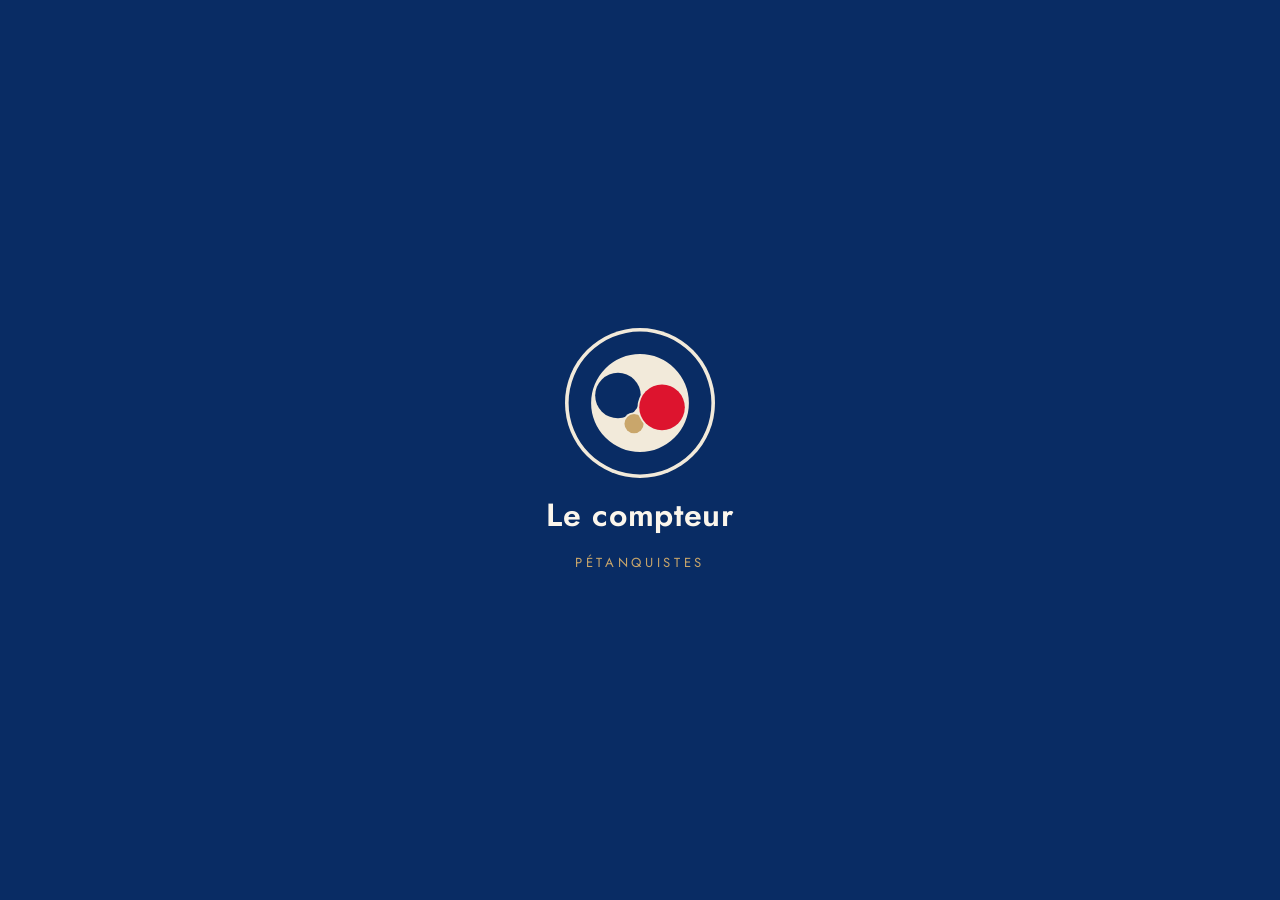
<file: en/index.html>
<!doctype html>
<html lang="en">
<head>
<meta charset="utf-8">
<meta name="viewport" content="width=device-width,initial-scale=1,viewport-fit=cover">
<title>Le compteur — pétanque scores, in English</title>
<meta name="description" content="The score, two taps per end">
<meta name="robots" content="noindex">
<link rel="canonical" href="https://petanque.win/en/">
<link rel="alternate" hreflang="fr" href="https://petanque.win/">
<link rel="alternate" hreflang="en" href="https://petanque.win/en/">
<link rel="alternate" hreflang="th" href="https://petanque.win/th/">
<link rel="alternate" hreflang="x-default" href="https://petanque.win/">
<meta property="og:type" content="website">
<meta property="og:site_name" content="Pétanquistes">
<meta property="og:locale" content="en_GB">
<meta property="og:locale:alternate" content="fr_FR">
<meta property="og:locale:alternate" content="th_TH">
<meta property="og:url" content="https://petanque.win/en/">
<meta property="og:title" content="Le compteur — pétanque scores, in English">
<meta property="og:description" content="The score, two taps per end">
<meta property="og:image" content="https://petanque.win/og.png">
<meta name="theme-color" content="#092C64">
<link rel="icon" href="../icons/icon-192.png">
<meta http-equiv="refresh" content="0; url=../?langue=en">
<link rel="stylesheet" href="../legal.css">
</head>
<body>
<div class="bandeau"><img src="../icons/blason.svg" alt="" width="38" height="38">
  <a href="../?langue=en" lang="fr">Le compteur</a></div>
<main>
<p>Opening Le compteur in English…</p>
<p><a href="../?langue=en">Open Le compteur</a></p>
</main>
</body>
</html>
</file>
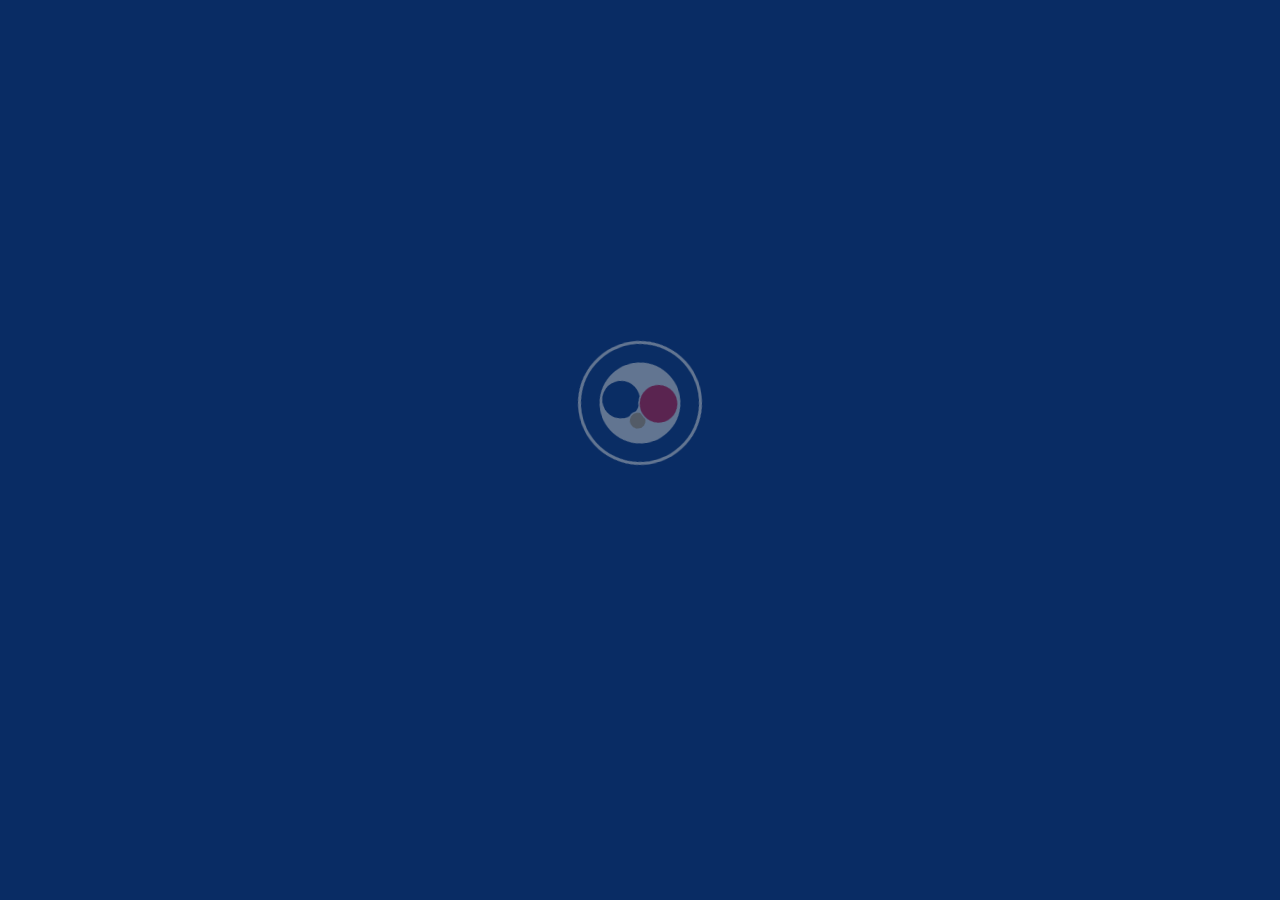
<file: th/index.html>
<!doctype html>
<html lang="th">
<head>
<meta charset="utf-8">
<meta name="viewport" content="width=device-width,initial-scale=1,viewport-fit=cover">
<title>Le compteur — นับแต้มเปตอง ภาษาไทย</title>
<meta name="description" content="นับแต้ม สองแตะต่อเที่ยว">
<meta name="robots" content="noindex">
<link rel="canonical" href="https://petanque.win/th/">
<link rel="alternate" hreflang="fr" href="https://petanque.win/">
<link rel="alternate" hreflang="en" href="https://petanque.win/en/">
<link rel="alternate" hreflang="th" href="https://petanque.win/th/">
<link rel="alternate" hreflang="x-default" href="https://petanque.win/">
<meta property="og:type" content="website">
<meta property="og:site_name" content="Pétanquistes">
<meta property="og:locale" content="th_TH">
<meta property="og:locale:alternate" content="fr_FR">
<meta property="og:locale:alternate" content="en_GB">
<meta property="og:url" content="https://petanque.win/th/">
<meta property="og:title" content="Le compteur — นับแต้มเปตอง ภาษาไทย">
<meta property="og:description" content="นับแต้ม สองแตะต่อเที่ยว">
<meta property="og:image" content="https://petanque.win/og.png">
<meta name="theme-color" content="#092C64">
<link rel="icon" href="../icons/icon-192.png">
<meta http-equiv="refresh" content="0; url=../?langue=th">
<link rel="stylesheet" href="../legal.css">
</head>
<body>
<div class="bandeau"><img src="../icons/blason.svg" alt="" width="38" height="38">
  <a href="../?langue=th" lang="fr">Le compteur</a></div>
<main>
<p>กำลังเปิด Le compteur เป็นภาษาไทย…</p>
<p><a href="../?langue=th">เปิด Le compteur</a></p>
</main>
</body>
</html>
</file>
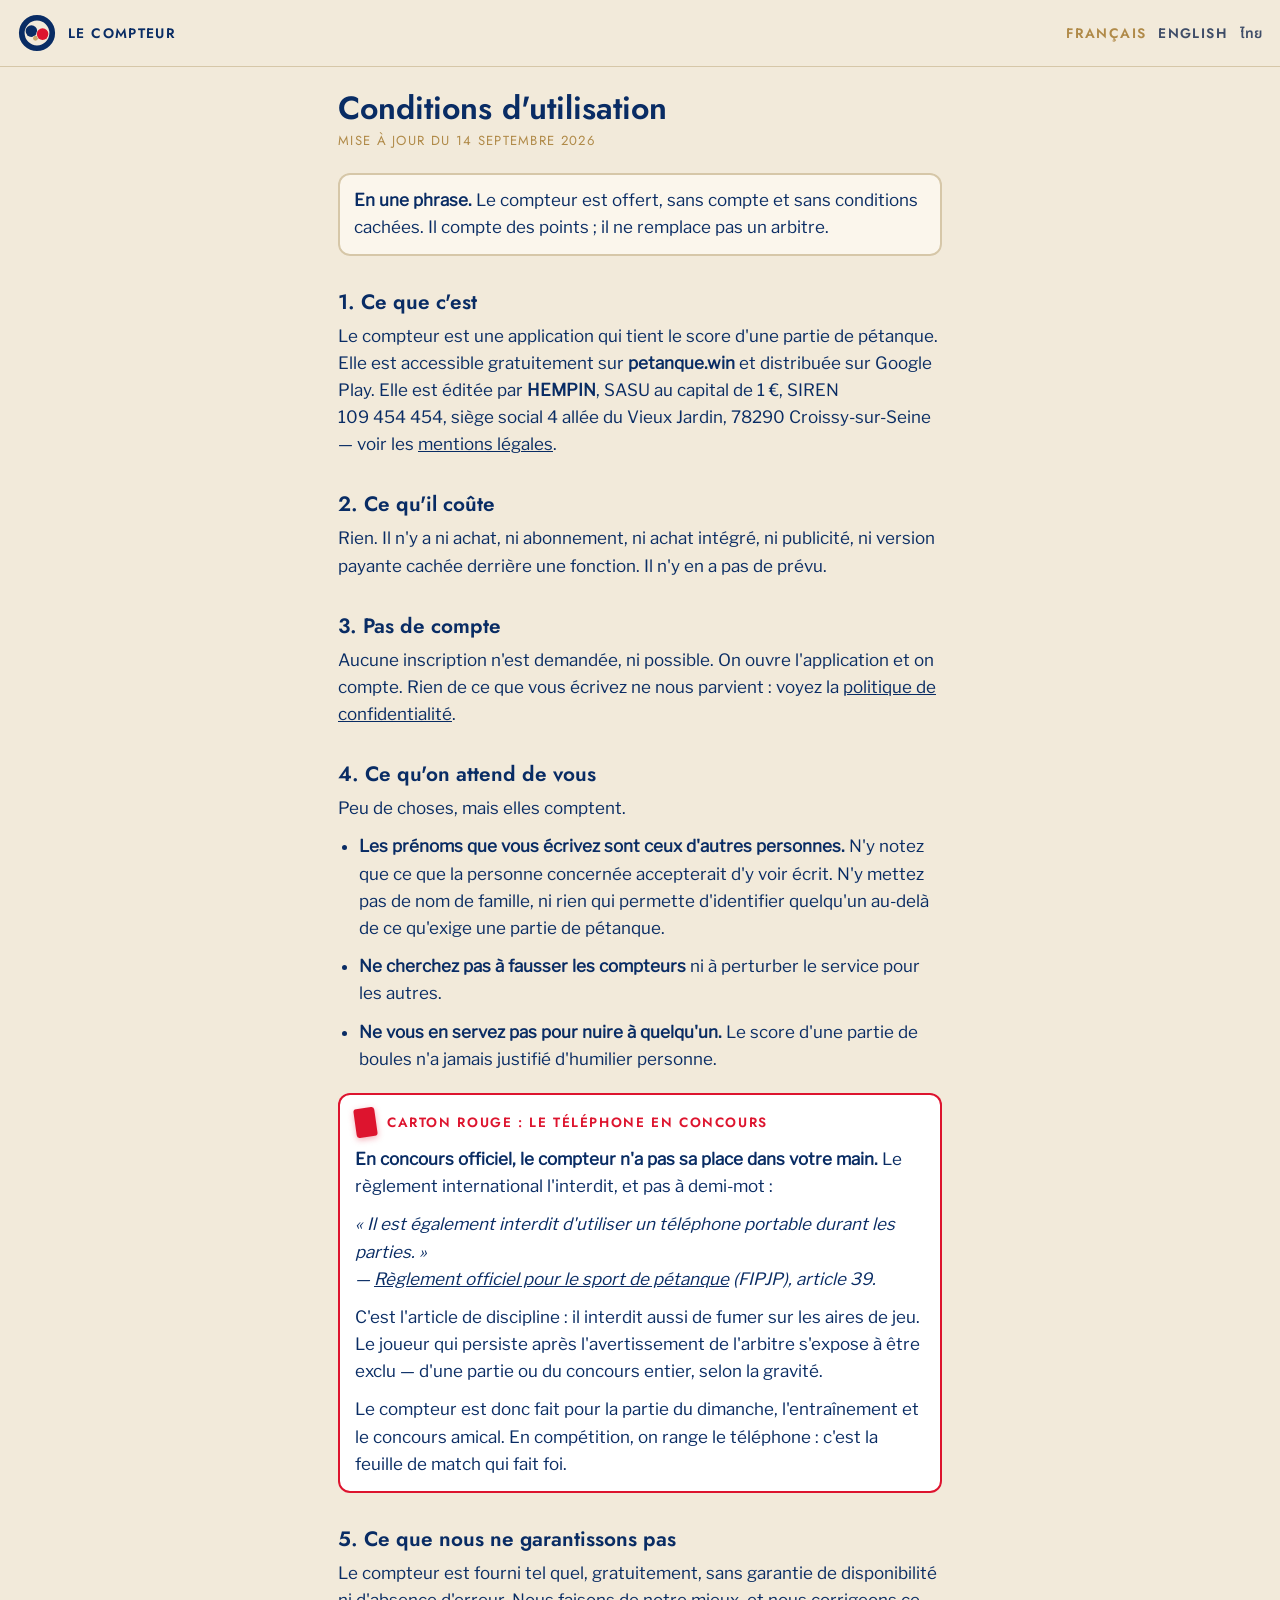
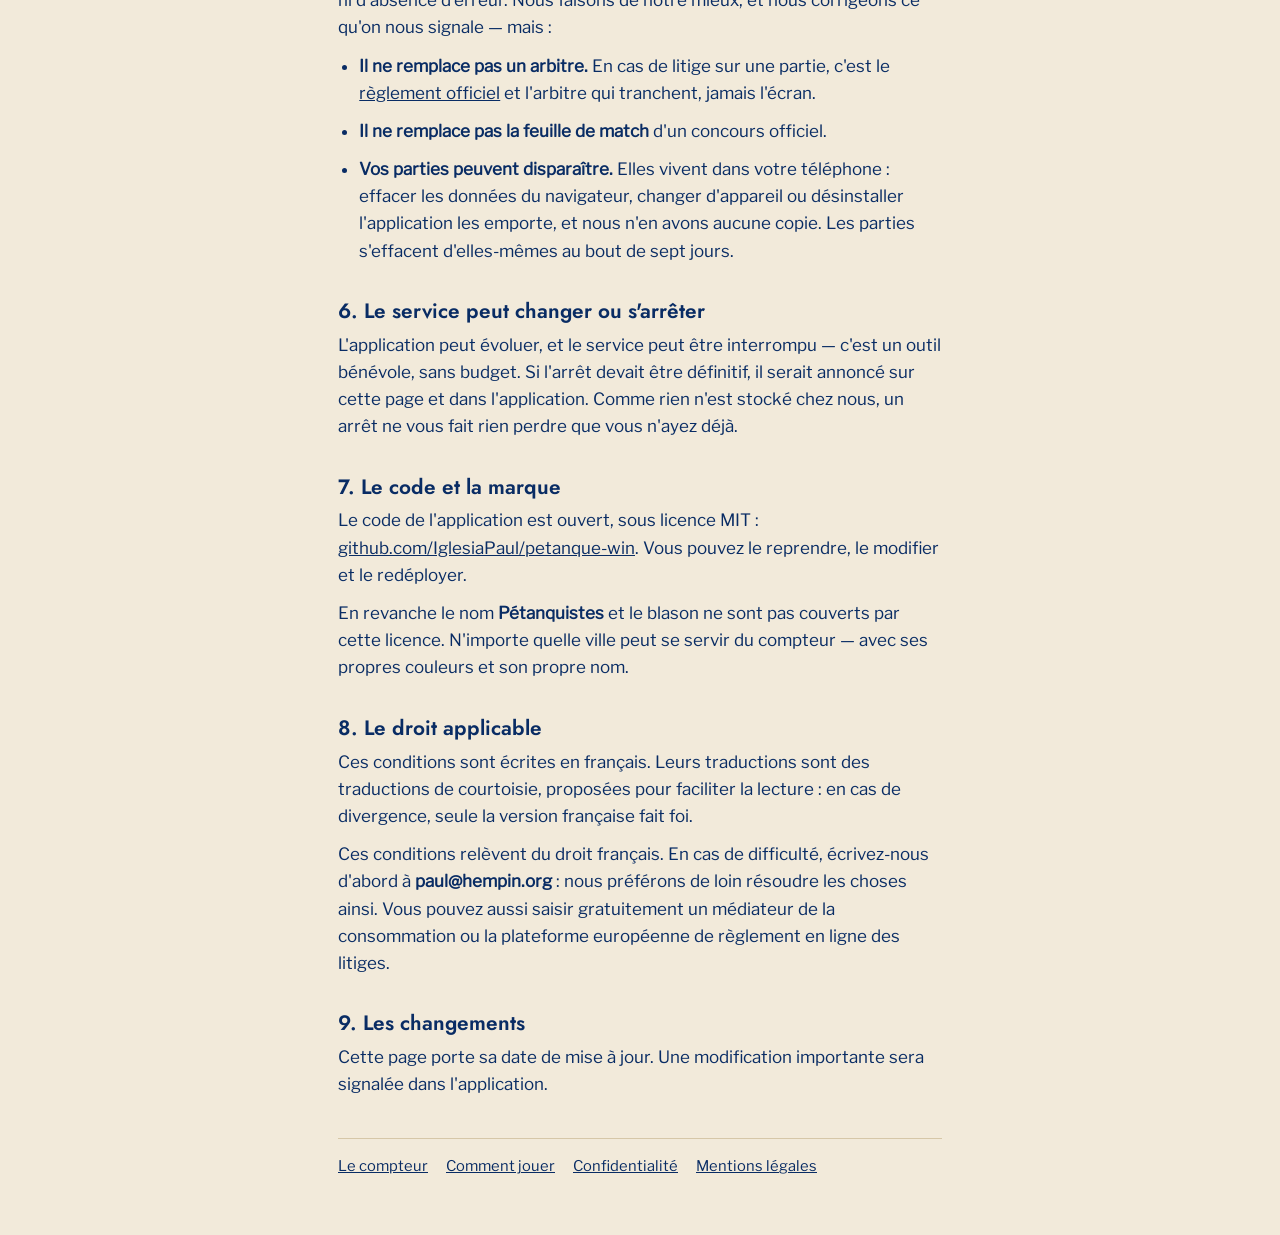
<file: conditions.html>
<!doctype html>
<html lang="fr">
<head>
<meta charset="utf-8">
<meta name="viewport" content="width=device-width,initial-scale=1,viewport-fit=cover">
<title>Conditions d'utilisation — Le compteur</title>
<meta name="description" content="Les règles d'usage du compteur : gratuit, sans compte, sans garantie de résultat.">
<link rel="canonical" href="https://petanque.win/conditions.html">
<link rel="alternate" hreflang="fr" href="https://petanque.win/conditions.html">
<link rel="alternate" hreflang="en" href="https://petanque.win/en/conditions.html">
<link rel="alternate" hreflang="th" href="https://petanque.win/th/conditions.html">
<link rel="alternate" hreflang="x-default" href="https://petanque.win/conditions.html">
<meta property="og:type" content="article">
<meta property="og:site_name" content="Pétanquistes">
<meta property="og:locale" content="fr_FR">
<meta property="og:locale:alternate" content="en_GB">
<meta property="og:locale:alternate" content="th_TH">
<meta property="og:url" content="https://petanque.win/conditions.html">
<meta property="og:title" content="Conditions d'utilisation — Le compteur">
<meta property="og:description" content="Les règles d'usage du compteur : gratuit, sans compte, sans garantie de résultat.">
<meta property="og:image" content="https://petanque.win/og.png">
<meta name="theme-color" content="#092C64">
<link rel="icon" href="icons/icon-192.png">
<link rel="stylesheet" href="legal.css">
</head>
<body>
<div class="bandeau"><img src="icons/blason.svg" alt="" width="38" height="38">
  <a href="./">Le compteur</a>
  <nav class="langues" aria-label="Autres langues"><a href="conditions.html" lang="fr" hreflang="fr" aria-current="page">Français</a> <a href="en/conditions.html" lang="en" hreflang="en">English</a> <a href="th/conditions.html" lang="th" hreflang="th">ไทย</a></nav></div>
<main>
<h1>Conditions d'utilisation</h1>
<p class="maj">Mise à jour du 14 septembre 2026</p>
<div class="encadre">
<p><b>En une phrase.</b> Le compteur est offert, sans compte et sans conditions cachées. Il compte
des points ; il ne remplace pas un arbitre.</p>
</div>

<h2>1. Ce que c'est</h2>
<p>Le compteur est une application qui tient le score d'une partie de pétanque. Elle est
accessible gratuitement sur <b>petanque.win</b> et distribuée sur Google Play. Elle est éditée par
<b>HEMPIN</b>, SASU au capital de 1 €, SIREN 109&nbsp;454&nbsp;454, siège social 4 allée du Vieux
Jardin, 78290 Croissy-sur-Seine — voir les <a href="mentions-legales.html">mentions
légales</a>.</p>

<h2>2. Ce qu'il coûte</h2>
<p>Rien. Il n'y a ni achat, ni abonnement, ni achat intégré, ni publicité, ni version payante
cachée derrière une fonction. Il n'y en a pas de prévu.</p>

<h2>3. Pas de compte</h2>
<p>Aucune inscription n'est demandée, ni possible. On ouvre l'application et on compte. Rien de ce
que vous écrivez ne nous parvient : voyez la <a href="confidentialite.html">politique de
confidentialité</a>.</p>

<h2>4. Ce qu'on attend de vous</h2>
<p>Peu de choses, mais elles comptent.</p>
<ul>
<li><b>Les prénoms que vous écrivez sont ceux d'autres personnes.</b> N'y notez que ce que la
personne concernée accepterait d'y voir écrit. N'y mettez pas de nom de famille, ni rien qui
permette d'identifier quelqu'un au-delà de ce qu'exige une partie de pétanque.</li>
<li><b>Ne cherchez pas à fausser les compteurs</b> ni à perturber le service pour les autres.</li>
<li><b>Ne vous en servez pas pour nuire à quelqu'un.</b> Le score d'une partie de boules n'a
jamais justifié d'humilier personne.</li>
</ul>

<div class="carton" id="carton">
<div class="etiquette"><span class="carte" aria-hidden="true"></span>
<h3>Carton rouge : le téléphone en concours</h3></div>
<p><b>En concours officiel, le compteur n'a pas sa place dans votre main.</b> Le règlement
international l'interdit, et pas à demi-mot&nbsp;:</p>
<p class="cite">« Il est également interdit d'utiliser un téléphone portable durant les
parties. »<br>
— <a href="https://fipjp.org/images/pdf/reglements/REGLEMENT-OFFICIEL-SPORT-PETANQUE.pdf">Règlement
officiel pour le sport de pétanque</a> (FIPJP), article 39.</p>
<p>C'est l'article de discipline&nbsp;: il interdit aussi de fumer sur les aires de jeu. Le joueur
qui persiste après l'avertissement de l'arbitre s'expose à être exclu — d'une partie ou du concours
entier, selon la gravité.</p>
<p>Le compteur est donc fait pour la partie du dimanche, l'entraînement et le concours amical. En
compétition, on range le téléphone&nbsp;: c'est la feuille de match qui fait foi.</p>
</div>

<h2>5. Ce que nous ne garantissons pas</h2>
<p>Le compteur est fourni tel quel, gratuitement, sans garantie de disponibilité ni d'absence
d'erreur. Nous faisons de notre mieux, et nous corrigeons ce qu'on nous signale — mais :</p>
<ul>
<li><b>Il ne remplace pas un arbitre.</b> En cas de litige sur une partie, c'est le
<a href="https://fipjp.org/images/pdf/reglements/REGLEMENT-OFFICIEL-SPORT-PETANQUE.pdf">règlement officiel</a> et l'arbitre qui tranchent, jamais l'écran.</li>
<li><b>Il ne remplace pas la feuille de match</b> d'un concours officiel.</li>
<li><b>Vos parties peuvent disparaître.</b> Elles vivent dans votre téléphone : effacer les
données du navigateur, changer d'appareil ou désinstaller l'application les emporte, et nous n'en
avons aucune copie. Les parties s'effacent d'elles-mêmes au bout de sept jours.</li>
</ul>

<h2>6. Le service peut changer ou s'arrêter</h2>
<p>L'application peut évoluer, et le service peut être interrompu — c'est un outil bénévole, sans
budget. Si l'arrêt devait être définitif, il serait annoncé sur cette page et dans l'application.
Comme rien n'est stocké chez nous, un arrêt ne vous fait rien perdre que vous n'ayez déjà.</p>

<h2>7. Le code et la marque</h2>
<p>Le code de l'application est ouvert, sous licence MIT :
<a href="https://github.com/IglesiaPaul/petanque-win">github.com/IglesiaPaul/petanque-win</a>.
Vous pouvez le reprendre, le modifier et le redéployer.</p>
<p>En revanche le nom <b>Pétanquistes</b> et le blason ne sont pas couverts par cette licence.
N'importe quelle ville peut se servir du compteur — avec ses propres couleurs et son propre
nom.</p>

<h2>8. Le droit applicable</h2>
<p>Ces conditions sont écrites en français. Leurs traductions sont des traductions de courtoisie,
proposées pour faciliter la lecture : en cas de divergence, seule la version française fait
foi.</p>
<p>Ces conditions relèvent du droit français. En cas de difficulté, écrivez-nous d'abord à
<b>paul@hempin.org</b> : nous préférons de loin résoudre les choses ainsi. Vous pouvez aussi
saisir gratuitement un médiateur de la consommation ou la plateforme européenne de règlement en
ligne des litiges.</p>

<h2>9. Les changements</h2>
<p>Cette page porte sa date de mise à jour. Une modification importante sera signalée dans
l'application.</p>
<div class="pied">
  <a href="./">Le compteur</a>
  <a href="jouer.html">Comment jouer</a>
  <a href="confidentialite.html">Confidentialité</a>
  <a href="mentions-legales.html">Mentions légales</a>
</div>
</main>
</body>
</html>
</file>
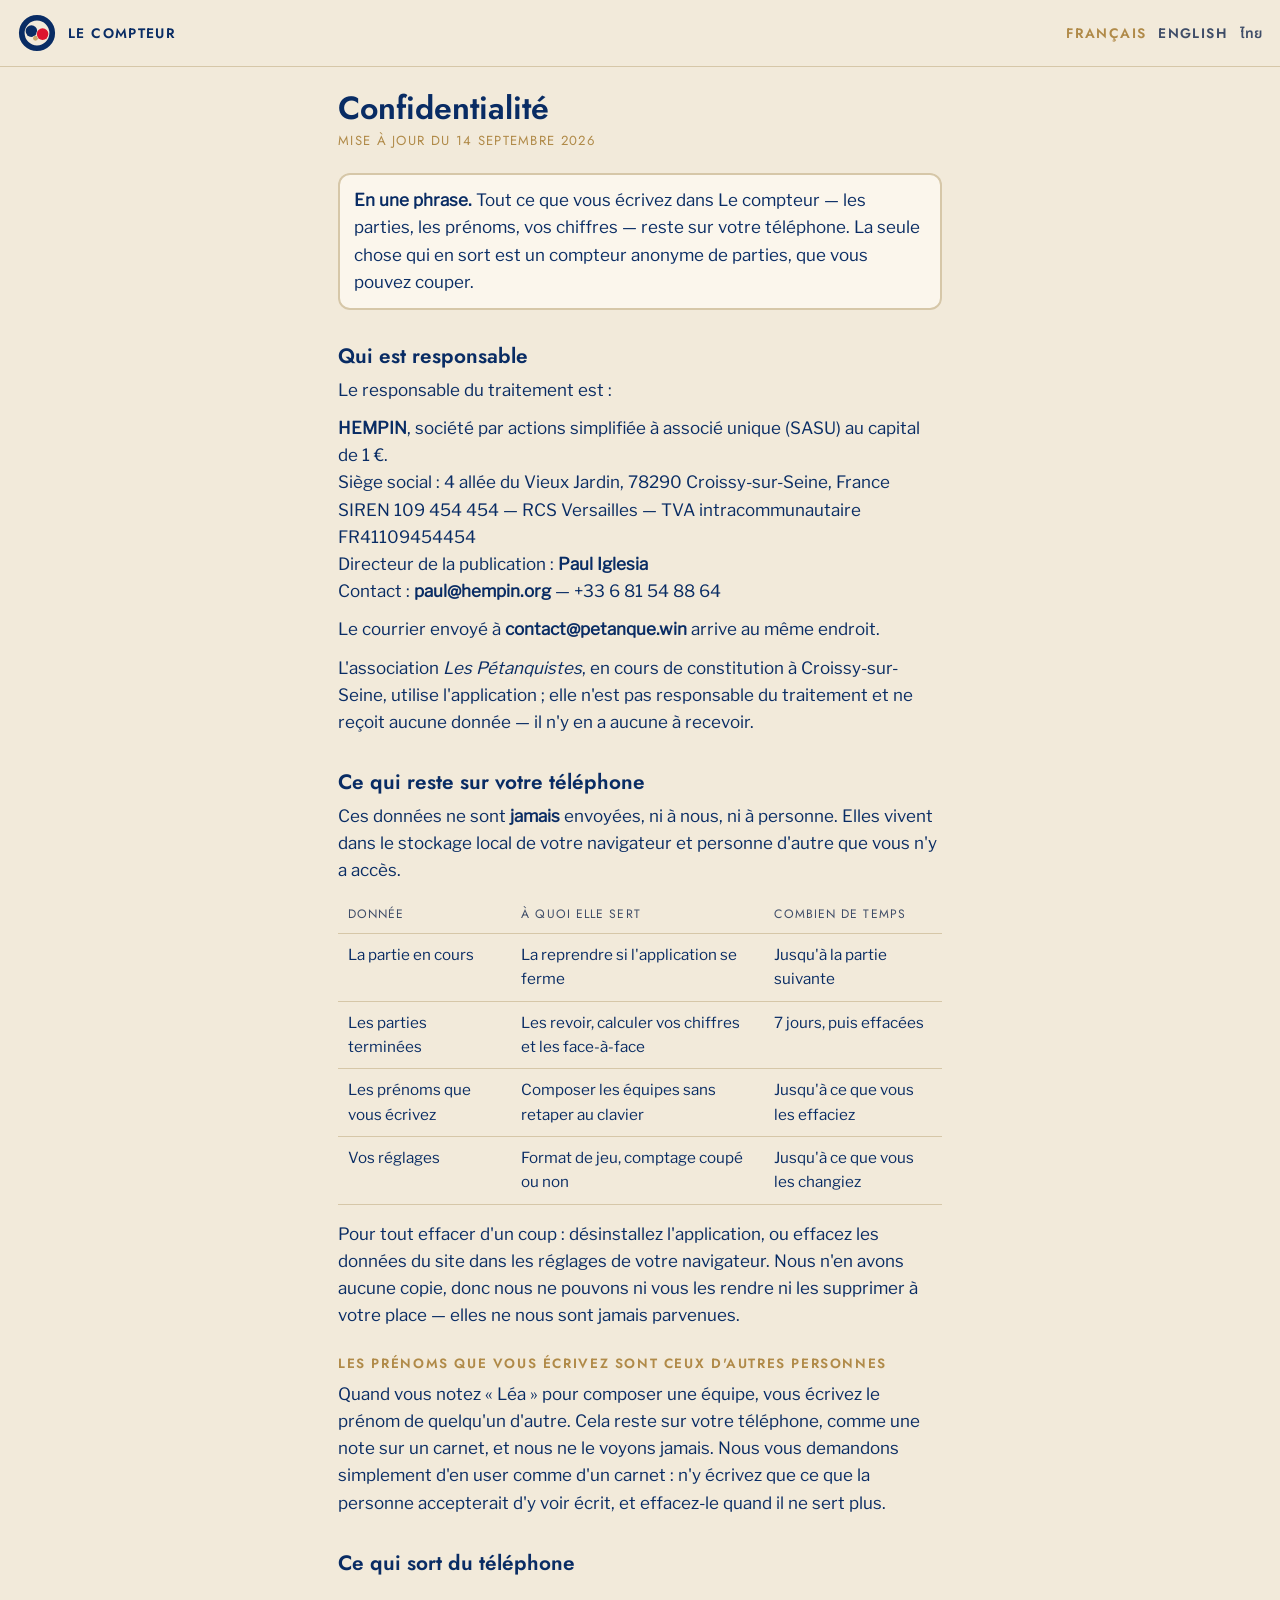
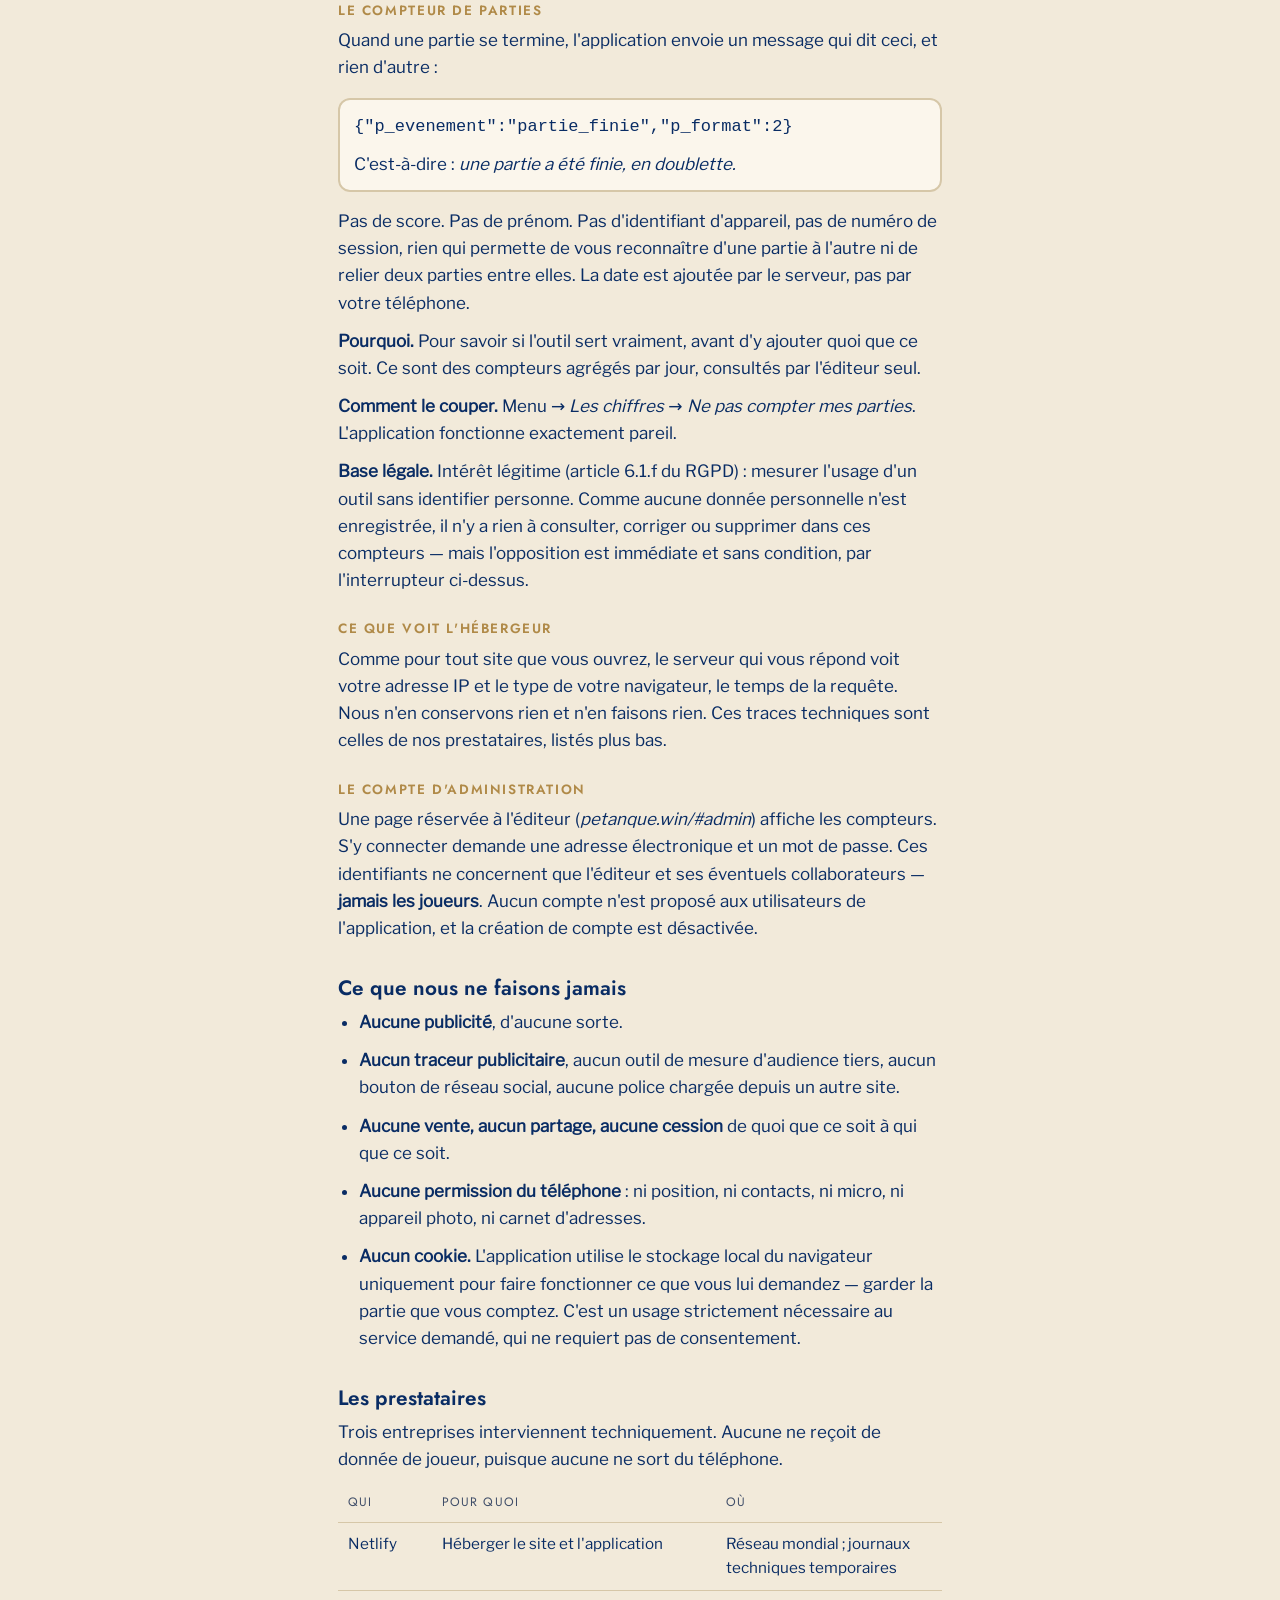
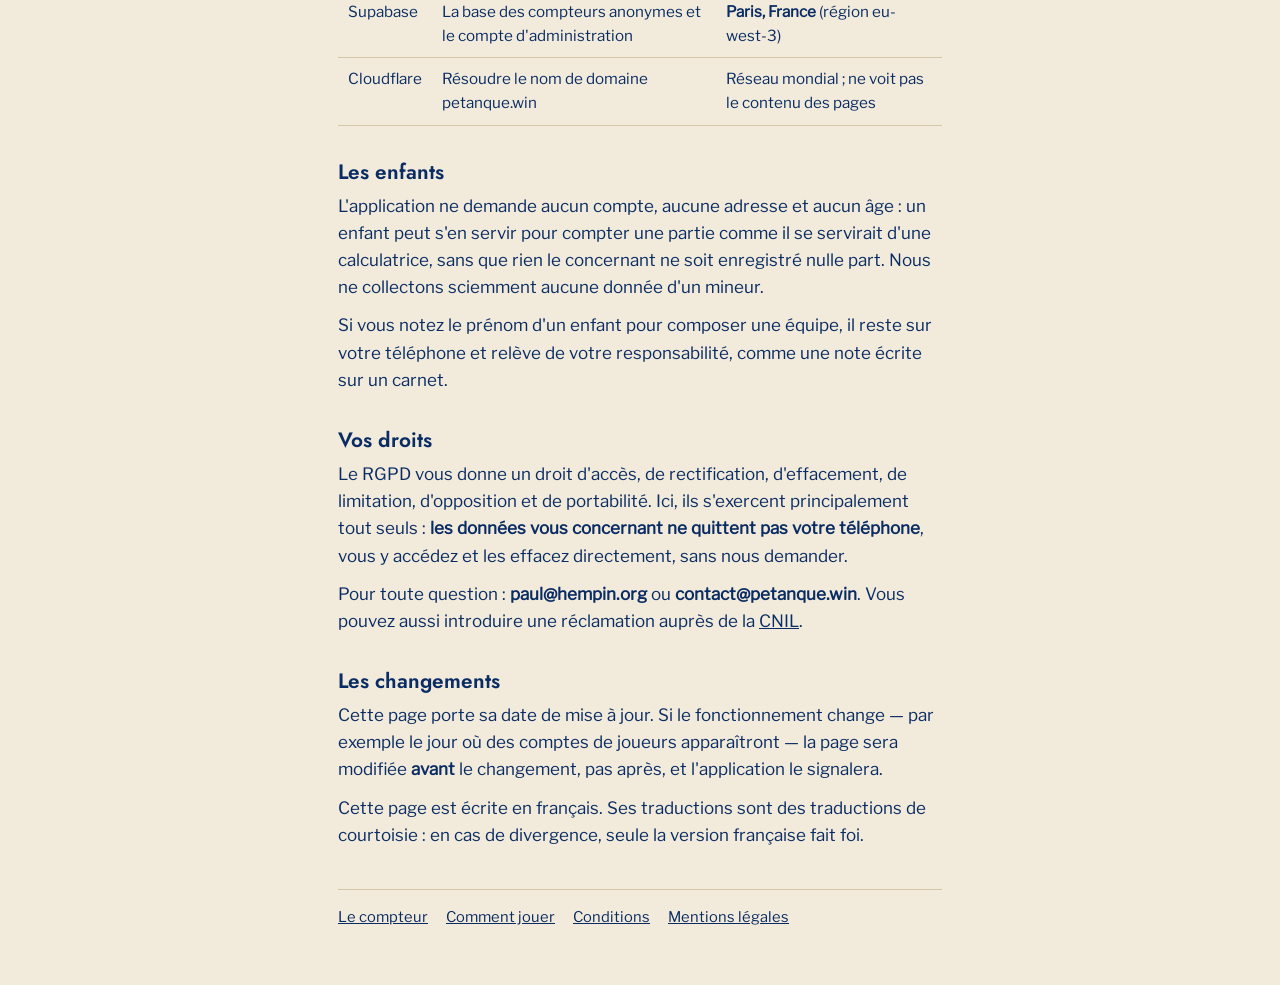
<file: confidentialite.html>
<!doctype html>
<html lang="fr">
<head>
<meta charset="utf-8">
<meta name="viewport" content="width=device-width,initial-scale=1,viewport-fit=cover">
<title>Confidentialité — Le compteur</title>
<meta name="description" content="Ce que Le compteur garde, ce qu'il envoie, et ce qu'il ne fait jamais.">
<link rel="canonical" href="https://petanque.win/confidentialite.html">
<link rel="alternate" hreflang="fr" href="https://petanque.win/confidentialite.html">
<link rel="alternate" hreflang="en" href="https://petanque.win/en/confidentialite.html">
<link rel="alternate" hreflang="th" href="https://petanque.win/th/confidentialite.html">
<link rel="alternate" hreflang="x-default" href="https://petanque.win/confidentialite.html">
<meta property="og:type" content="article">
<meta property="og:site_name" content="Pétanquistes">
<meta property="og:locale" content="fr_FR">
<meta property="og:locale:alternate" content="en_GB">
<meta property="og:locale:alternate" content="th_TH">
<meta property="og:url" content="https://petanque.win/confidentialite.html">
<meta property="og:title" content="Confidentialité — Le compteur">
<meta property="og:description" content="Ce que Le compteur garde, ce qu'il envoie, et ce qu'il ne fait jamais.">
<meta property="og:image" content="https://petanque.win/og.png">
<meta name="theme-color" content="#092C64">
<link rel="icon" href="icons/icon-192.png">
<link rel="stylesheet" href="legal.css">
</head>
<body>
<div class="bandeau"><img src="icons/blason.svg" alt="" width="38" height="38">
  <a href="./">Le compteur</a>
  <nav class="langues" aria-label="Autres langues"><a href="confidentialite.html" lang="fr" hreflang="fr" aria-current="page">Français</a> <a href="en/confidentialite.html" lang="en" hreflang="en">English</a> <a href="th/confidentialite.html" lang="th" hreflang="th">ไทย</a></nav></div>
<main>
<h1>Confidentialité</h1>
<p class="maj">Mise à jour du 14 septembre 2026</p>
<div class="encadre">
<p><b>En une phrase.</b> Tout ce que vous écrivez dans Le compteur — les parties, les prénoms,
vos chiffres — reste sur votre téléphone. La seule chose qui en sort est un compteur anonyme de
parties, que vous pouvez couper.</p>
</div>

<h2>Qui est responsable</h2>
<p>Le responsable du traitement est&nbsp;:</p>
<p><b>HEMPIN</b>, société par actions simplifiée à associé unique (SASU) au capital de 1 €.<br>
Siège social : 4 allée du Vieux Jardin, 78290 Croissy-sur-Seine, France<br>
SIREN 109&nbsp;454&nbsp;454 — RCS Versailles — TVA intracommunautaire FR41109454454<br>
Directeur de la publication : <b>Paul Iglesia</b><br>
Contact : <b>paul@hempin.org</b> — +33 6 81 54 88 64</p>
<p>Le courrier envoyé à <b>contact@petanque.win</b> arrive au même endroit.</p>
<p>L'association <i>Les Pétanquistes</i>, en cours de constitution à Croissy-sur-Seine, utilise
l'application&nbsp;; elle n'est pas responsable du traitement et ne reçoit aucune donnée — il n'y
en a aucune à recevoir.</p>

<h2>Ce qui reste sur votre téléphone</h2>
<p>Ces données ne sont <b>jamais</b> envoyées, ni à nous, ni à personne. Elles vivent dans le
stockage local de votre navigateur et personne d'autre que vous n'y a accès.</p>
<table>
<tr><th>Donnée</th><th>À quoi elle sert</th><th>Combien de temps</th></tr>
<tr><td>La partie en cours</td><td>La reprendre si l'application se ferme</td><td>Jusqu'à la partie suivante</td></tr>
<tr><td>Les parties terminées</td><td>Les revoir, calculer vos chiffres et les face-à-face</td><td>7 jours, puis effacées</td></tr>
<tr><td>Les prénoms que vous écrivez</td><td>Composer les équipes sans retaper au clavier</td><td>Jusqu'à ce que vous les effaciez</td></tr>
<tr><td>Vos réglages</td><td>Format de jeu, comptage coupé ou non</td><td>Jusqu'à ce que vous les changiez</td></tr>
</table>
<p>Pour tout effacer d'un coup : désinstallez l'application, ou effacez les données du site dans
les réglages de votre navigateur. Nous n'en avons aucune copie, donc nous ne pouvons ni vous les
rendre ni les supprimer à votre place — elles ne nous sont jamais parvenues.</p>

<h3>Les prénoms que vous écrivez sont ceux d'autres personnes</h3>
<p>Quand vous notez « Léa » pour composer une équipe, vous écrivez le prénom de quelqu'un d'autre.
Cela reste sur votre téléphone, comme une note sur un carnet, et nous ne le voyons jamais. Nous
vous demandons simplement d'en user comme d'un carnet : n'y écrivez que ce que la personne
accepterait d'y voir écrit, et effacez-le quand il ne sert plus.</p>

<h2>Ce qui sort du téléphone</h2>
<h3>Le compteur de parties</h3>
<p>Quand une partie se termine, l'application envoie un message qui dit ceci, et rien d'autre :</p>
<div class="encadre"><p><code>{"p_evenement":"partie_finie","p_format":2}</code></p>
<p>C'est-à-dire : <i>une partie a été finie, en doublette.</i></p></div>
<p>Pas de score. Pas de prénom. Pas d'identifiant d'appareil, pas de numéro de session, rien qui
permette de vous reconnaître d'une partie à l'autre ni de relier deux parties entre elles. La date
est ajoutée par le serveur, pas par votre téléphone.</p>
<p><b>Pourquoi.</b> Pour savoir si l'outil sert vraiment, avant d'y ajouter quoi que ce soit. Ce
sont des compteurs agrégés par jour, consultés par l'éditeur seul.</p>
<p><b>Comment le couper.</b> Menu → <i>Les chiffres</i> → <i>Ne pas compter mes parties</i>.
L'application fonctionne exactement pareil.</p>
<p><b>Base légale.</b> Intérêt légitime (article 6.1.f du RGPD) : mesurer l'usage d'un outil sans
identifier personne. Comme aucune donnée personnelle n'est enregistrée, il n'y a rien à consulter,
corriger ou supprimer dans ces compteurs — mais l'opposition est immédiate et sans condition, par
l'interrupteur ci-dessus.</p>

<h3>Ce que voit l'hébergeur</h3>
<p>Comme pour tout site que vous ouvrez, le serveur qui vous répond voit votre adresse IP et le
type de votre navigateur, le temps de la requête. Nous n'en conservons rien et n'en faisons rien.
Ces traces techniques sont celles de nos prestataires, listés plus bas.</p>

<h3>Le compte d'administration</h3>
<p>Une page réservée à l'éditeur (<i>petanque.win/#admin</i>) affiche les compteurs. S'y connecter
demande une adresse électronique et un mot de passe. Ces identifiants ne concernent que l'éditeur
et ses éventuels collaborateurs — <b>jamais les joueurs</b>. Aucun compte n'est proposé aux
utilisateurs de l'application, et la création de compte est désactivée.</p>

<h2>Ce que nous ne faisons jamais</h2>
<ul>
<li><b>Aucune publicité</b>, d'aucune sorte.</li>
<li><b>Aucun traceur publicitaire</b>, aucun outil de mesure d'audience tiers, aucun bouton de
réseau social, aucune police chargée depuis un autre site.</li>
<li><b>Aucune vente, aucun partage, aucune cession</b> de quoi que ce soit à qui que ce soit.</li>
<li><b>Aucune permission du téléphone</b> : ni position, ni contacts, ni micro, ni appareil photo,
ni carnet d'adresses.</li>
<li><b>Aucun cookie.</b> L'application utilise le stockage local du navigateur uniquement pour
faire fonctionner ce que vous lui demandez — garder la partie que vous comptez. C'est un usage
strictement nécessaire au service demandé, qui ne requiert pas de consentement.</li>
</ul>

<h2>Les prestataires</h2>
<p>Trois entreprises interviennent techniquement. Aucune ne reçoit de donnée de joueur, puisque
aucune ne sort du téléphone.</p>
<table>
<tr><th>Qui</th><th>Pour quoi</th><th>Où</th></tr>
<tr><td>Netlify</td><td>Héberger le site et l'application</td><td>Réseau mondial ; journaux techniques temporaires</td></tr>
<tr><td>Supabase</td><td>La base des compteurs anonymes et le compte d'administration</td><td><b>Paris, France</b> (région eu-west-3)</td></tr>
<tr><td>Cloudflare</td><td>Résoudre le nom de domaine petanque.win</td><td>Réseau mondial ; ne voit pas le contenu des pages</td></tr>
</table>

<h2>Les enfants</h2>
<p>L'application ne demande aucun compte, aucune adresse et aucun âge : un enfant peut s'en servir
pour compter une partie comme il se servirait d'une calculatrice, sans que rien le concernant ne
soit enregistré nulle part. Nous ne collectons sciemment aucune donnée d'un mineur.</p>
<p>Si vous notez le prénom d'un enfant pour composer une équipe, il reste sur votre téléphone et
relève de votre responsabilité, comme une note écrite sur un carnet.</p>

<h2>Vos droits</h2>
<p>Le RGPD vous donne un droit d'accès, de rectification, d'effacement, de limitation, d'opposition
et de portabilité. Ici, ils s'exercent principalement tout seuls : <b>les données vous concernant
ne quittent pas votre téléphone</b>, vous y accédez et les effacez directement, sans nous
demander.</p>
<p>Pour toute question : <b>paul@hempin.org</b> ou <b>contact@petanque.win</b>. Vous pouvez aussi
introduire une réclamation auprès de la <a href="https://www.cnil.fr">CNIL</a>.</p>

<h2>Les changements</h2>
<p>Cette page porte sa date de mise à jour. Si le fonctionnement change — par exemple le jour où
des comptes de joueurs apparaîtront — la page sera modifiée <b>avant</b> le changement, pas après,
et l'application le signalera.</p>
<p>Cette page est écrite en français. Ses traductions sont des traductions de courtoisie : en cas
de divergence, seule la version française fait foi.</p>
<div class="pied">
  <a href="./">Le compteur</a>
  <a href="jouer.html">Comment jouer</a>
  <a href="conditions.html">Conditions</a>
  <a href="mentions-legales.html">Mentions légales</a>
</div>
</main>
</body>
</html>
</file>
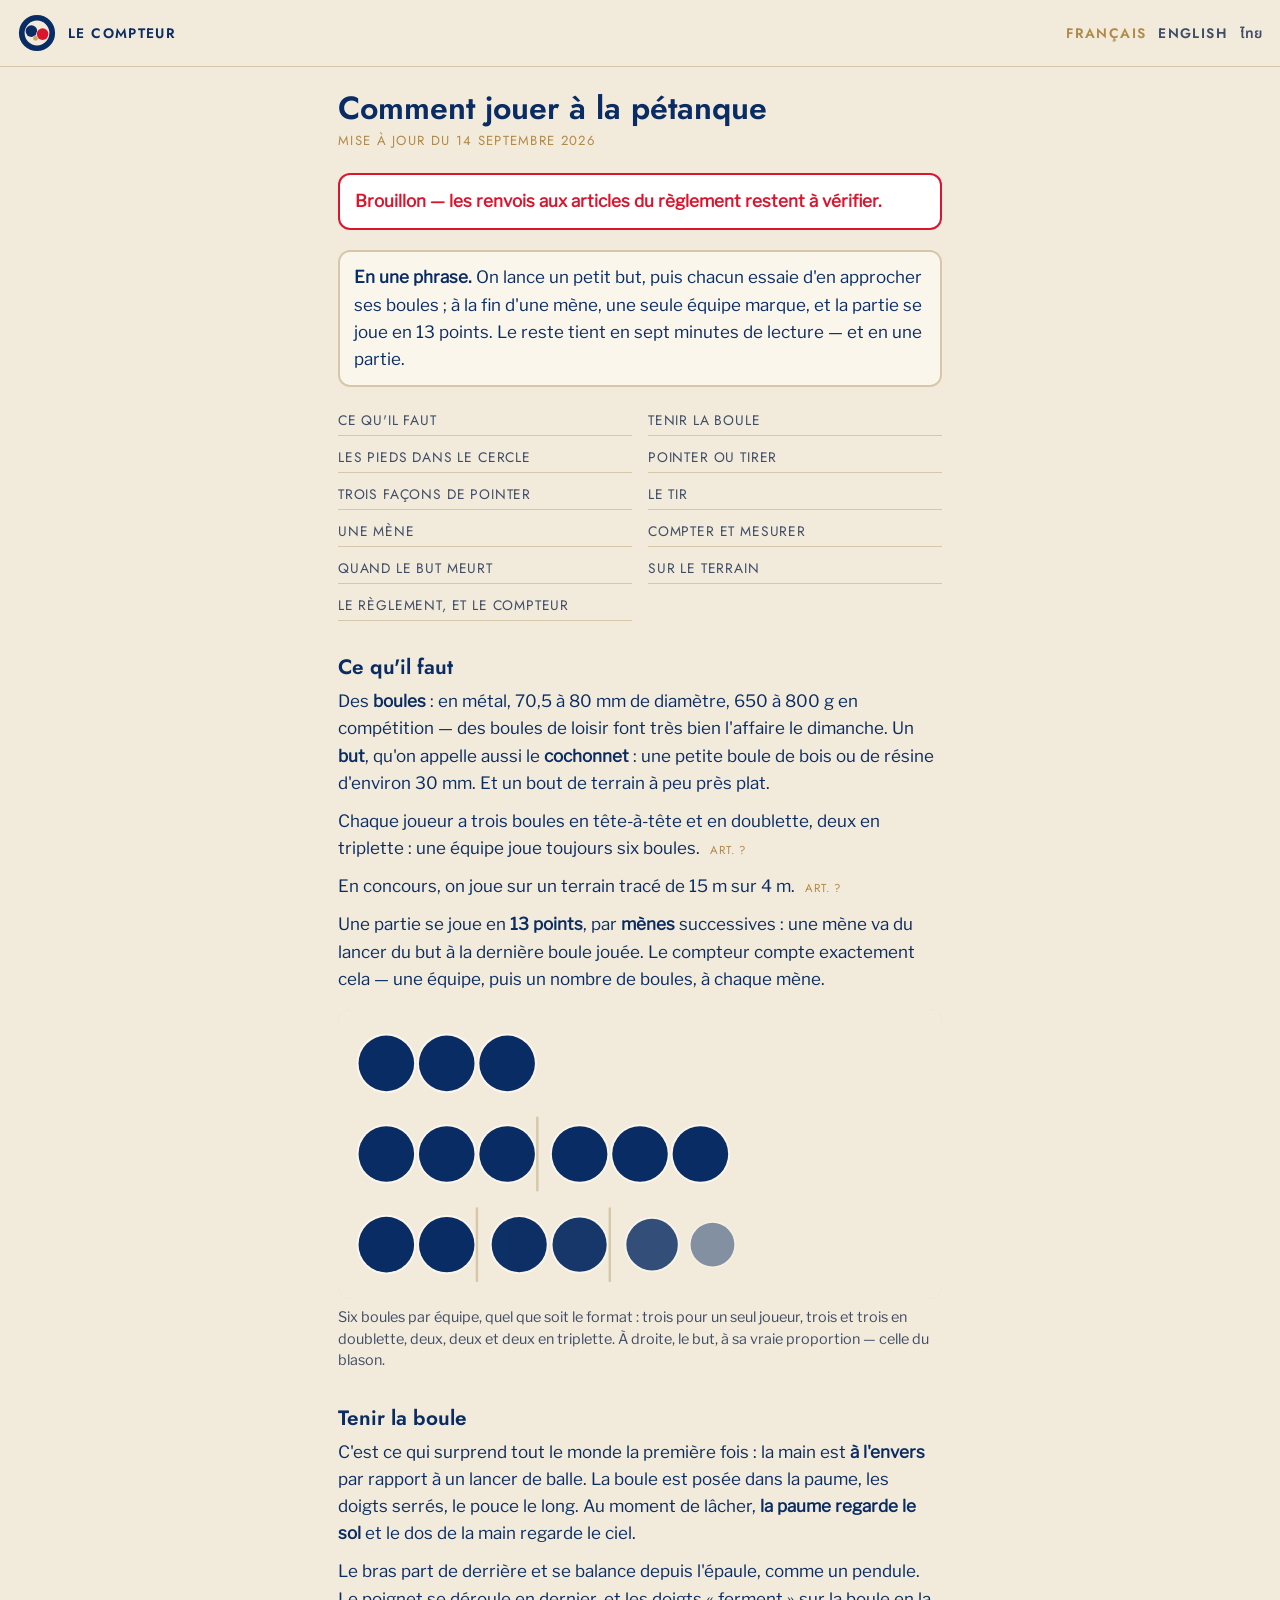
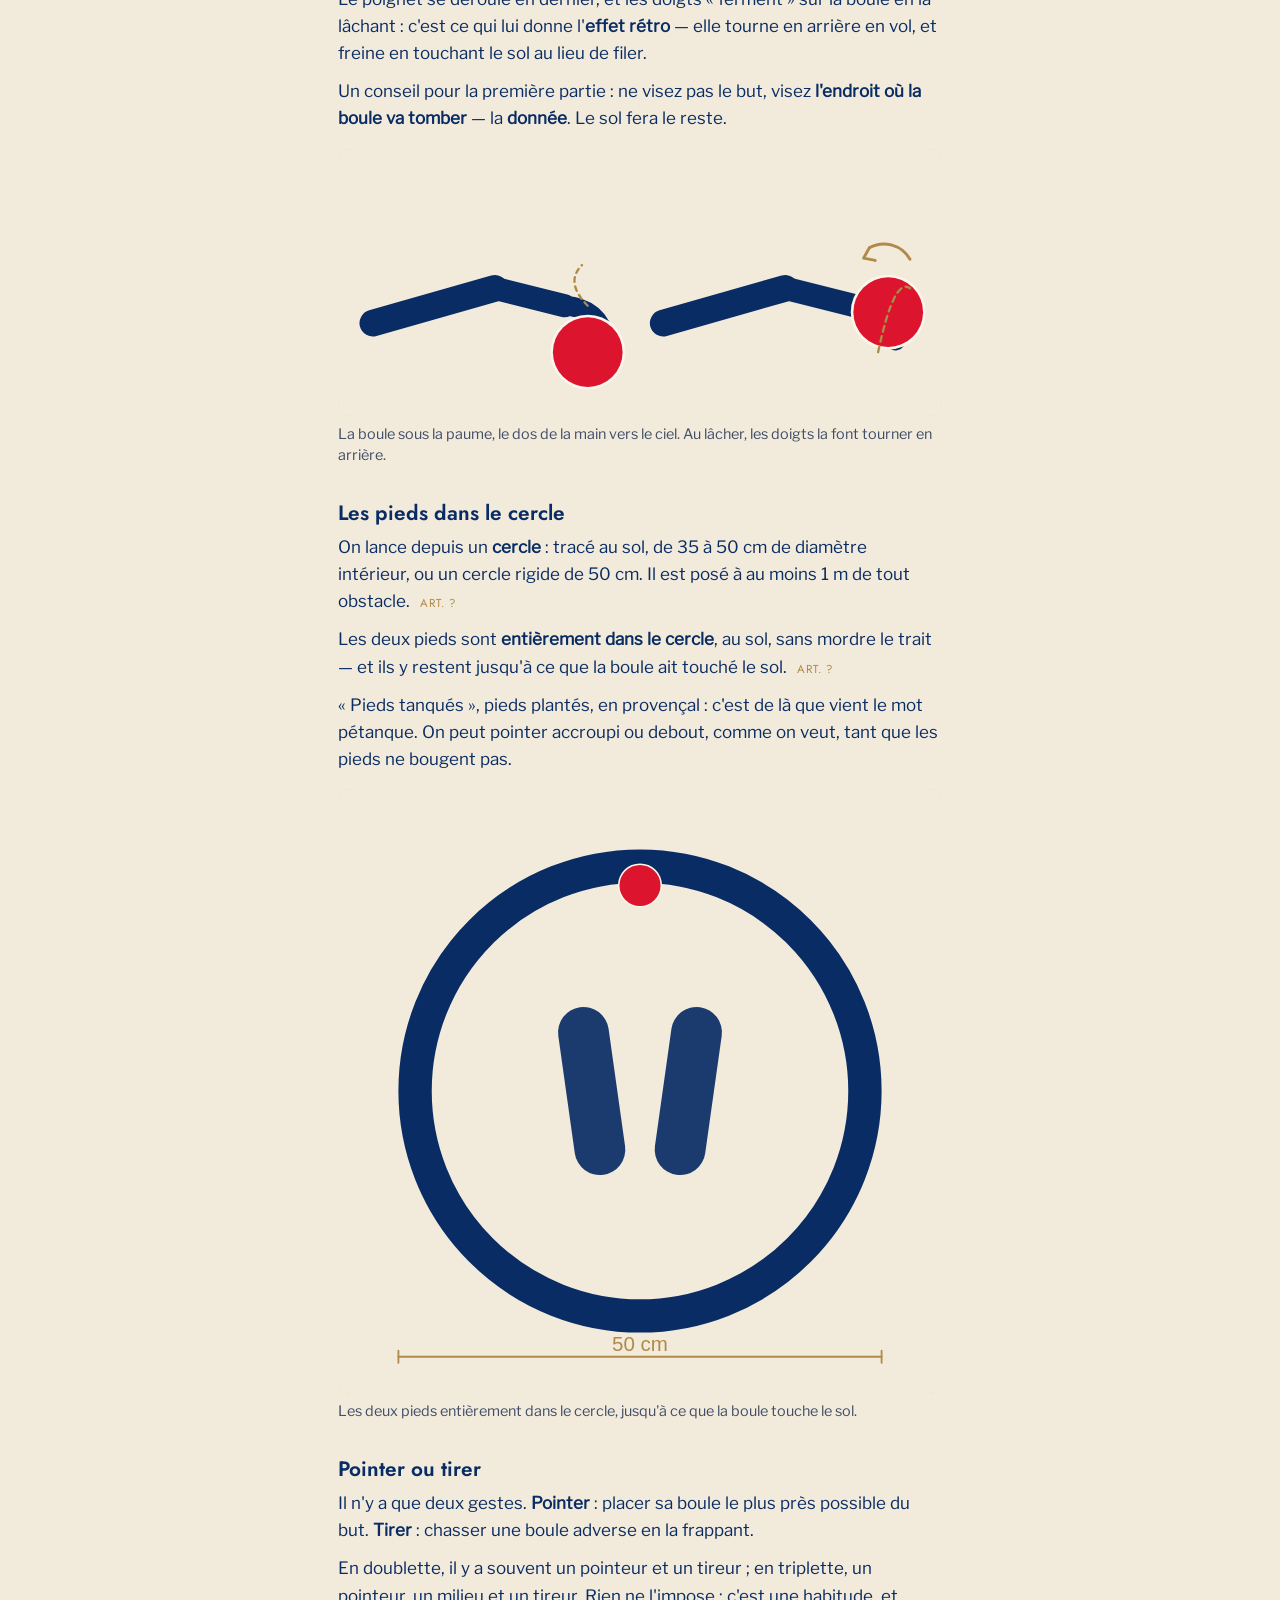
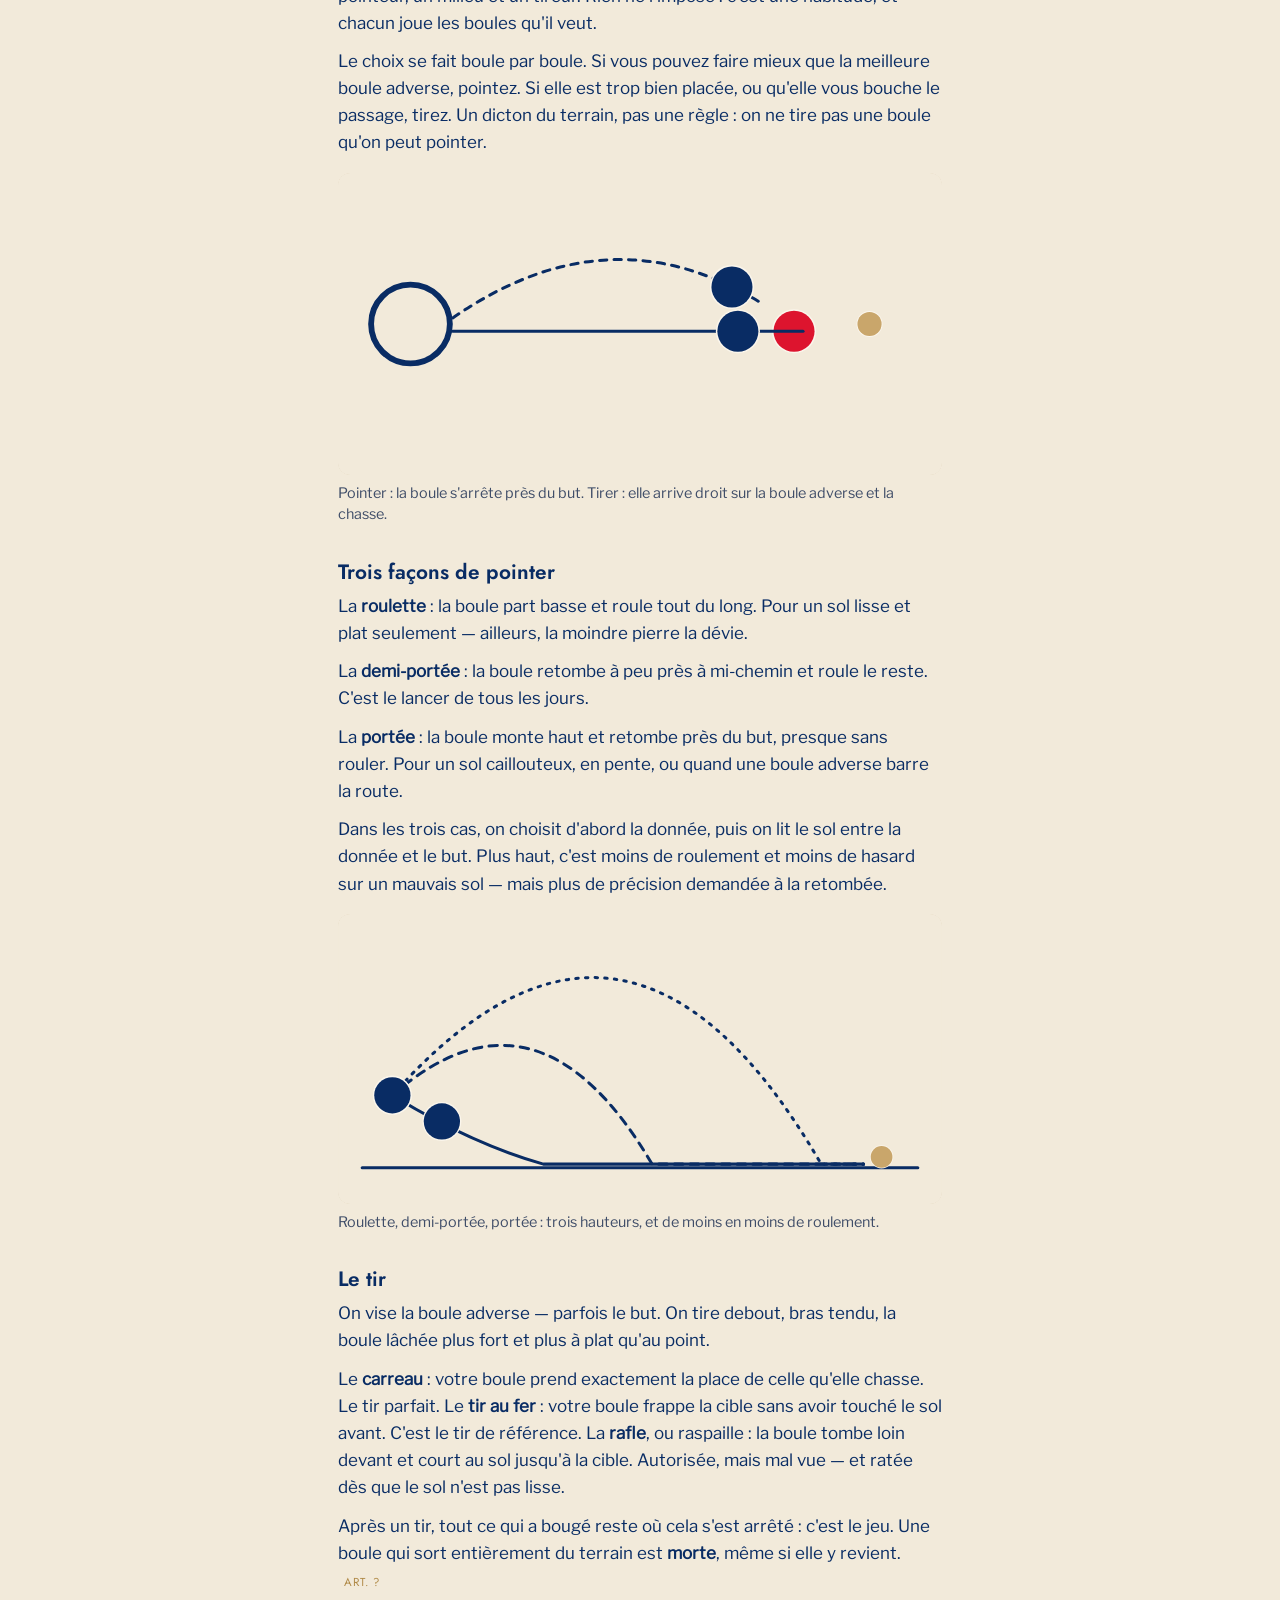
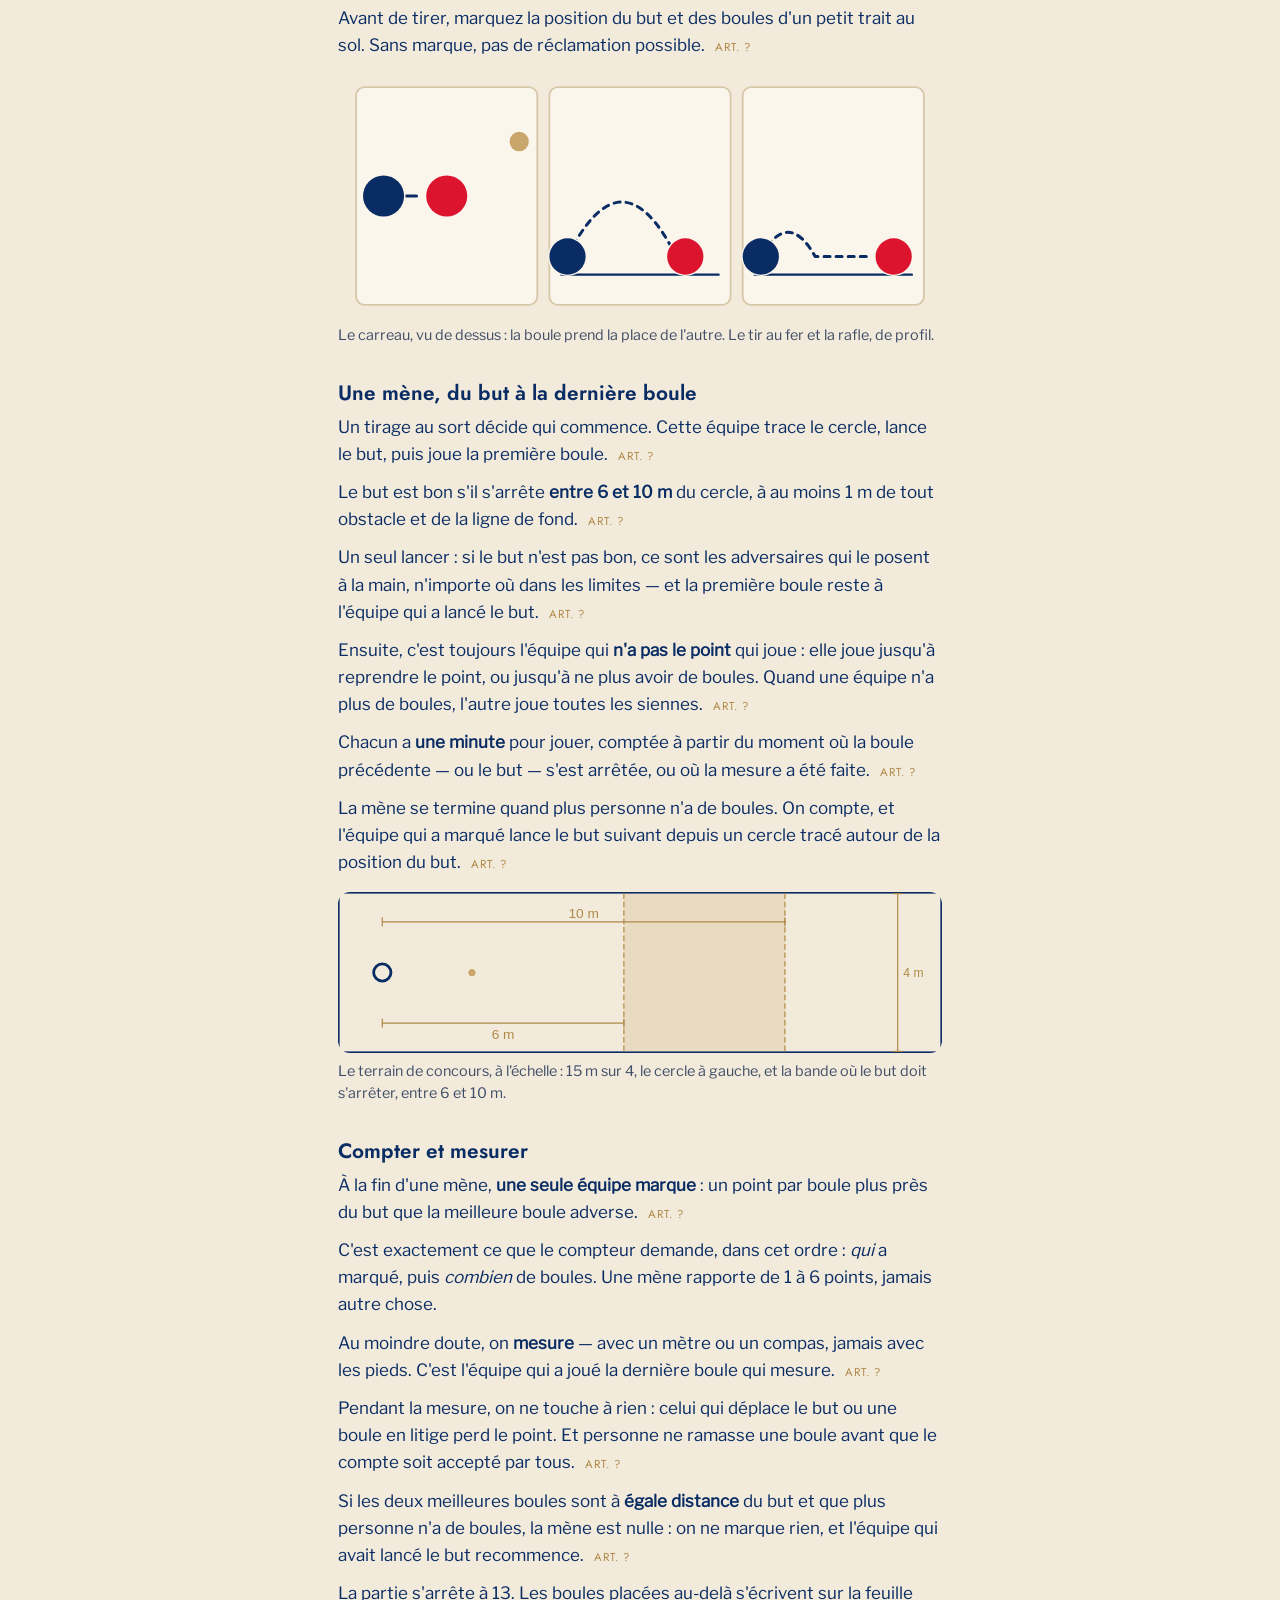
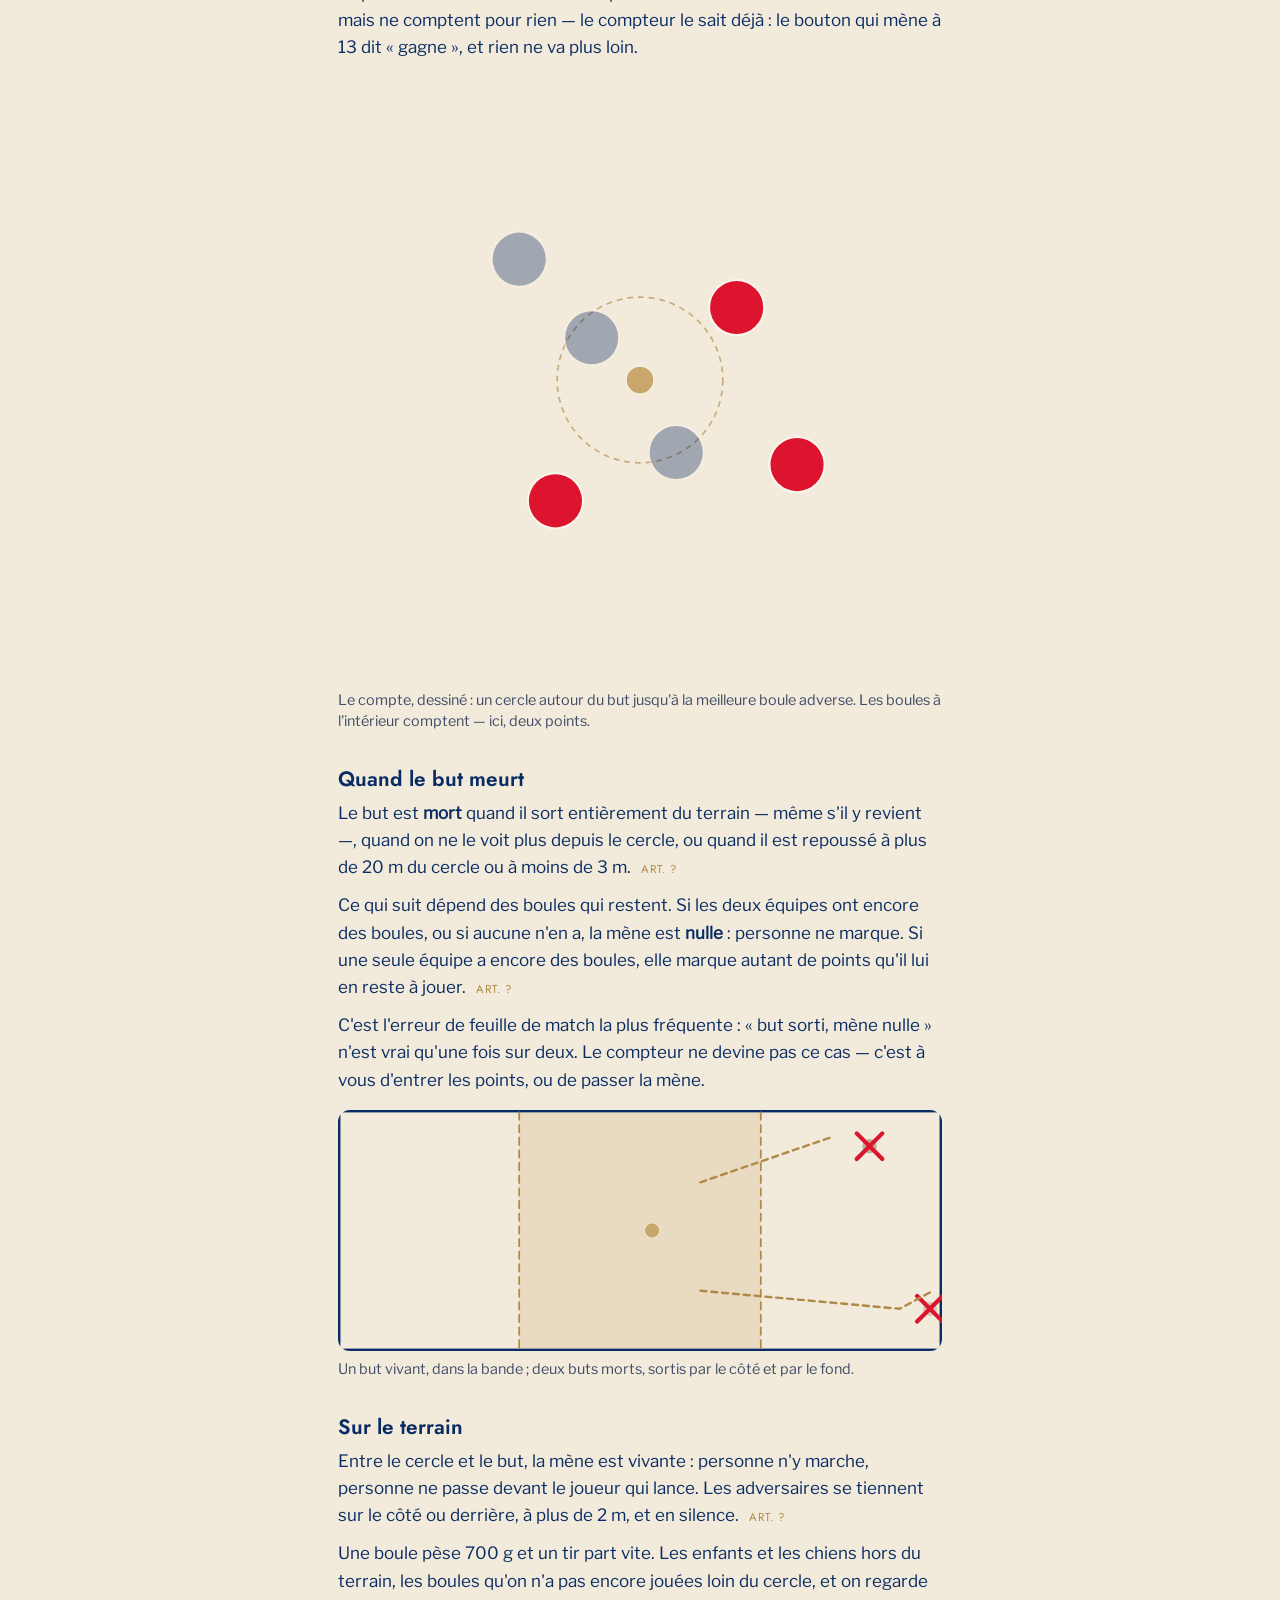
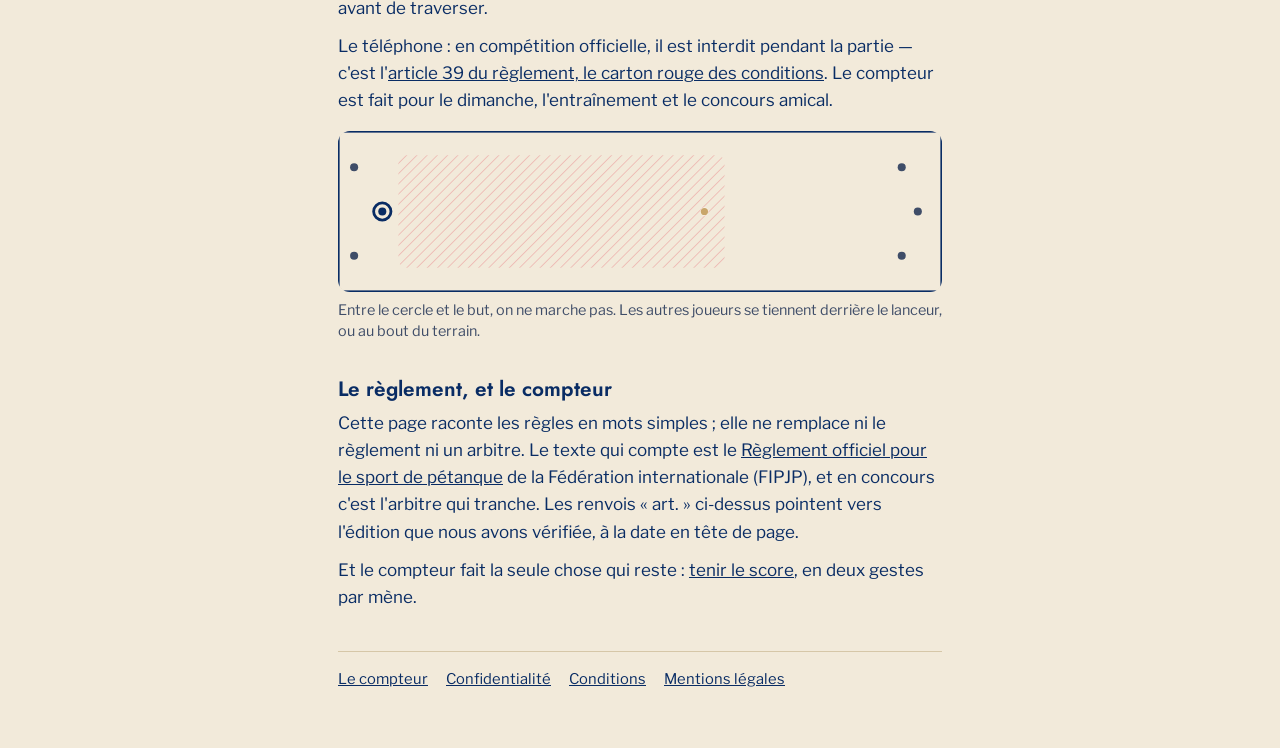
<file: jouer.html>
<!doctype html>
<html lang="fr">
<head>
<meta charset="utf-8">
<meta name="viewport" content="width=device-width,initial-scale=1,viewport-fit=cover">
<title>Comment jouer à la pétanque — Le compteur</title>
<meta name="description" content="La prise, les pieds dans le cercle, pointer et tirer, la mène, le comptage : les règles en mots simples, et ce que le compteur en fait.">
<link rel="canonical" href="https://petanque.win/jouer.html">
<link rel="alternate" hreflang="fr" href="https://petanque.win/jouer.html">
<link rel="alternate" hreflang="en" href="https://petanque.win/en/jouer.html">
<link rel="alternate" hreflang="th" href="https://petanque.win/th/jouer.html">
<link rel="alternate" hreflang="x-default" href="https://petanque.win/jouer.html">
<meta property="og:type" content="article">
<meta property="og:site_name" content="Pétanquistes">
<meta property="og:locale" content="fr_FR">
<meta property="og:locale:alternate" content="en_GB">
<meta property="og:locale:alternate" content="th_TH">
<meta property="og:url" content="https://petanque.win/jouer.html">
<meta property="og:title" content="Comment jouer à la pétanque — Le compteur">
<meta property="og:description" content="La prise, les pieds dans le cercle, pointer et tirer, la mène, le comptage : les règles en mots simples, et ce que le compteur en fait.">
<meta property="og:image" content="https://petanque.win/og.png">
<meta name="theme-color" content="#092C64">
<link rel="icon" href="icons/icon-192.png">
<link rel="stylesheet" href="legal.css">
</head>
<body>
<div class="bandeau"><img src="icons/blason.svg" alt="" width="38" height="38">
  <a href="./">Le compteur</a>
  <nav class="langues" aria-label="Autres langues"><a href="jouer.html" lang="fr" hreflang="fr" aria-current="page">Français</a> <a href="en/jouer.html" lang="en" hreflang="en">English</a> <a href="th/jouer.html" lang="th" hreflang="th">ไทย</a></nav></div>
<main>
<h1>Comment jouer à la pétanque</h1>
<p class="maj">Mise à jour du 14 septembre 2026</p>
<div class="carton brouillon"><p>Brouillon — les renvois aux articles du règlement restent à vérifier.</p></div>
<div class="encadre">
<p><b>En une phrase.</b> On lance un petit but, puis chacun essaie d'en approcher ses boules ;
à la fin d'une mène, une seule équipe marque, et la partie se joue en 13 points. Le reste
tient en sept minutes de lecture — et en une partie.</p>
</div>
<nav class="sommaire" aria-label="Sommaire">
<a href="#materiel">Ce qu'il faut</a>
<a href="#prise">Tenir la boule</a>
<a href="#cercle">Les pieds dans le cercle</a>
<a href="#pointer-tirer">Pointer ou tirer</a>
<a href="#pointer">Trois façons de pointer</a>
<a href="#tirer">Le tir</a>
<a href="#mene">Une mène</a>
<a href="#compter">Compter et mesurer</a>
<a href="#but-mort">Quand le but meurt</a>
<a href="#terrain">Sur le terrain</a>
<a href="#reglement">Le règlement, et le compteur</a>
</nav>

<h2 id="materiel">Ce qu'il faut</h2>
<p>Des <b>boules</b> : en métal, 70,5 à 80 mm de diamètre, 650 à 800 g en compétition — des
boules de loisir font très bien l'affaire le dimanche. Un <b>but</b>, qu'on appelle aussi le
<b>cochonnet</b> : une petite boule de bois ou de résine d'environ 30 mm. Et un bout de terrain
à peu près plat.</p>
<p class="regle">Chaque joueur a trois boules en tête-à-tête et en doublette, deux en triplette :
une équipe joue toujours six boules. <small class="art">art. ?</small></p>
<p class="regle">En concours, on joue sur un terrain tracé de 15 m sur 4 m. <small class="art">art. ?</small></p>
<p>Une partie se joue en <b>13 points</b>, par <b>mènes</b> successives : une mène va du lancer
du but à la dernière boule jouée. Le compteur compte exactement cela — une équipe, puis un
nombre de boules, à chaque mène.</p>
<figure><img src="figures/materiel.svg" alt="" loading="lazy" width="1000" height="480">
<figcaption>Six boules par équipe, quel que soit le format : trois pour un seul joueur, trois et
trois en doublette, deux, deux et deux en triplette. À droite, le but, à sa vraie proportion —
celle du blason.</figcaption></figure>

<h2 id="prise">Tenir la boule</h2>
<p>C'est ce qui surprend tout le monde la première fois : la main est <b>à l'envers</b> par
rapport à un lancer de balle. La boule est posée dans la paume, les doigts serrés, le pouce
le long. Au moment de lâcher, <b>la paume regarde le sol</b> et le dos de la main regarde le
ciel.</p>
<p>Le bras part de derrière et se balance depuis l'épaule, comme un pendule. Le poignet se
déroule en dernier, et les doigts « ferment » sur la boule en la lâchant : c'est ce qui lui donne
l'<b>effet rétro</b> — elle tourne en arrière en vol, et freine en touchant le sol au lieu de
filer.</p>
<p>Un conseil pour la première partie : ne visez pas le but, visez <b>l'endroit où la boule va
tomber</b> — la <b>donnée</b>. Le sol fera le reste.</p>
<figure><img src="figures/prise.svg" alt="" loading="lazy" width="1040" height="460">
<figcaption>La boule sous la paume, le dos de la main vers le ciel. Au lâcher, les doigts la
font tourner en arrière.</figcaption></figure>

<h2 id="cercle">Les pieds dans le cercle</h2>
<p class="regle">On lance depuis un <b>cercle</b> : tracé au sol, de 35 à 50 cm de diamètre
intérieur, ou un cercle rigide de 50 cm. Il est posé à au moins 1 m de tout obstacle.
<small class="art">art. ?</small></p>
<p class="regle">Les deux pieds sont <b>entièrement dans le cercle</b>, au sol, sans mordre le
trait — et ils y restent jusqu'à ce que la boule ait touché le sol. <small class="art">art. ?</small></p>
<p>« Pieds tanqués », pieds plantés, en provençal : c'est de là que vient le mot pétanque. On
peut pointer accroupi ou debout, comme on veut, tant que les pieds ne bougent pas.</p>
<figure><img src="figures/cercle.svg" alt="" loading="lazy" width="1000" height="1000">
<figcaption>Les deux pieds entièrement dans le cercle, jusqu'à ce que la boule touche le sol.</figcaption></figure>

<h2 id="pointer-tirer">Pointer ou tirer</h2>
<p>Il n'y a que deux gestes. <b>Pointer</b> : placer sa boule le plus près possible du but.
<b>Tirer</b> : chasser une boule adverse en la frappant.</p>
<p>En doublette, il y a souvent un pointeur et un tireur ; en triplette, un pointeur, un
milieu et un tireur. Rien ne l'impose : c'est une habitude, et chacun joue les boules qu'il
veut.</p>
<p>Le choix se fait boule par boule. Si vous pouvez faire mieux que la meilleure boule adverse,
pointez. Si elle est trop bien placée, ou qu'elle vous bouche le passage, tirez. Un dicton du
terrain, pas une règle : on ne tire pas une boule qu'on peut pointer.</p>
<figure><img src="figures/pointer-tirer.svg" alt="" loading="lazy" width="1000" height="500">
<figcaption>Pointer : la boule s'arrête près du but. Tirer : elle arrive droit sur la boule
adverse et la chasse.</figcaption></figure>

<h2 id="pointer">Trois façons de pointer</h2>
<p>La <b>roulette</b> : la boule part basse et roule tout du long. Pour un sol lisse et plat
seulement — ailleurs, la moindre pierre la dévie.</p>
<p>La <b>demi-portée</b> : la boule retombe à peu près à mi-chemin et roule le reste. C'est le
lancer de tous les jours.</p>
<p>La <b>portée</b> : la boule monte haut et retombe près du but, presque sans rouler. Pour un
sol caillouteux, en pente, ou quand une boule adverse barre la route.</p>
<p>Dans les trois cas, on choisit d'abord la donnée, puis on lit le sol entre la donnée et le
but. Plus haut, c'est moins de roulement et moins de hasard sur un mauvais sol — mais plus de
précision demandée à la retombée.</p>
<figure><img src="figures/pointer.svg" alt="" loading="lazy" width="1000" height="480">
<figcaption>Roulette, demi-portée, portée : trois hauteurs, et de moins en moins de roulement.</figcaption></figure>

<h2 id="tirer">Le tir</h2>
<p>On vise la boule adverse — parfois le but. On tire debout, bras tendu, la boule lâchée
plus fort et plus à plat qu'au point.</p>
<p>Le <b>carreau</b> : votre boule prend exactement la place de celle qu'elle chasse. Le tir
parfait. Le <b>tir au fer</b> : votre boule frappe la cible sans avoir touché le sol avant.
C'est le tir de référence. La <b>rafle</b>, ou raspaille : la boule tombe loin devant et court
au sol jusqu'à la cible. Autorisée, mais mal vue — et ratée dès que le sol n'est pas lisse.</p>
<p class="regle">Après un tir, tout ce qui a bougé reste où cela s'est arrêté : c'est le jeu.
Une boule qui sort entièrement du terrain est <b>morte</b>, même si elle y revient.
<small class="art">art. ?</small></p>
<p class="regle">Avant de tirer, marquez la position du but et des boules d'un petit trait au
sol. Sans marque, pas de réclamation possible. <small class="art">art. ?</small></p>
<figure><img src="figures/tirer.svg" alt="" loading="lazy" width="1000" height="400">
<figcaption>Le carreau, vu de dessus : la boule prend la place de l'autre. Le tir au fer et la
rafle, de profil.</figcaption></figure>

<h2 id="mene">Une mène, du but à la dernière boule</h2>
<p class="regle">Un tirage au sort décide qui commence. Cette équipe trace le cercle, lance le
but, puis joue la première boule. <small class="art">art. ?</small></p>
<p class="regle">Le but est bon s'il s'arrête <b>entre 6 et 10 m</b> du cercle, à au moins 1 m
de tout obstacle et de la ligne de fond. <small class="art">art. ?</small></p>
<p class="regle">Un seul lancer : si le but n'est pas bon, ce sont les adversaires qui le posent
à la main, n'importe où dans les limites — et la première boule reste à l'équipe qui a lancé
le but. <small class="art">art. ?</small></p>
<p class="regle">Ensuite, c'est toujours l'équipe qui <b>n'a pas le point</b> qui joue : elle
joue jusqu'à reprendre le point, ou jusqu'à ne plus avoir de boules. Quand une équipe n'a plus
de boules, l'autre joue toutes les siennes. <small class="art">art. ?</small></p>
<p class="regle">Chacun a <b>une minute</b> pour jouer, comptée à partir du moment où la boule
précédente — ou le but — s'est arrêtée, ou où la mesure a été faite. <small class="art">art. ?</small></p>
<p class="regle">La mène se termine quand plus personne n'a de boules. On compte, et l'équipe
qui a marqué lance le but suivant depuis un cercle tracé autour de la position du but.
<small class="art">art. ?</small></p>
<figure><img src="figures/mene.svg" alt="" loading="lazy" width="1500" height="400">
<figcaption>Le terrain de concours, à l'échelle : 15 m sur 4, le cercle à gauche, et la bande
où le but doit s'arrêter, entre 6 et 10 m.</figcaption></figure>

<h2 id="compter">Compter et mesurer</h2>
<p class="regle">À la fin d'une mène, <b>une seule équipe marque</b> : un point par boule plus
près du but que la meilleure boule adverse. <small class="art">art. ?</small></p>
<p>C'est exactement ce que le compteur demande, dans cet ordre : <i>qui</i> a marqué, puis
<i>combien</i> de boules. Une mène rapporte de 1 à 6 points, jamais autre chose.</p>
<p class="regle">Au moindre doute, on <b>mesure</b> — avec un mètre ou un compas, jamais avec
les pieds. C'est l'équipe qui a joué la dernière boule qui mesure. <small class="art">art. ?</small></p>
<p class="regle">Pendant la mesure, on ne touche à rien : celui qui déplace le but ou une boule
en litige perd le point. Et personne ne ramasse une boule avant que le compte soit accepté par
tous. <small class="art">art. ?</small></p>
<p class="regle">Si les deux meilleures boules sont à <b>égale distance</b> du but et que plus
personne n'a de boules, la mène est nulle : on ne marque rien, et l'équipe qui avait lancé le
but recommence. <small class="art">art. ?</small></p>
<p>La partie s'arrête à 13. Les boules placées au-delà s'écrivent sur la feuille mais ne
comptent pour rien — le compteur le sait déjà : le bouton qui mène à 13 dit « gagne », et
rien ne va plus loin.</p>
<figure><img src="figures/compter.svg" alt="" loading="lazy" width="1000" height="1000">
<figcaption>Le compte, dessiné : un cercle autour du but jusqu'à la meilleure boule adverse. Les
boules à l'intérieur comptent — ici, deux points.</figcaption></figure>

<h2 id="but-mort">Quand le but meurt</h2>
<p class="regle">Le but est <b>mort</b> quand il sort entièrement du terrain — même s'il y
revient —, quand on ne le voit plus depuis le cercle, ou quand il est repoussé à plus de 20 m
du cercle ou à moins de 3 m. <small class="art">art. ?</small></p>
<p class="regle">Ce qui suit dépend des boules qui restent. Si les deux équipes ont encore des
boules, ou si aucune n'en a, la mène est <b>nulle</b> : personne ne marque. Si une seule équipe
a encore des boules, elle marque autant de points qu'il lui en reste à jouer.
<small class="art">art. ?</small></p>
<p>C'est l'erreur de feuille de match la plus fréquente : « but sorti, mène nulle » n'est vrai
qu'une fois sur deux. Le compteur ne devine pas ce cas — c'est à vous d'entrer les points, ou
de passer la mène.</p>
<figure><img src="figures/but-mort.svg" alt="" loading="lazy" width="1000" height="400">
<figcaption>Un but vivant, dans la bande ; deux buts morts, sortis par le côté et par le fond.</figcaption></figure>

<h2 id="terrain">Sur le terrain</h2>
<p class="regle">Entre le cercle et le but, la mène est vivante : personne n'y marche, personne
ne passe devant le joueur qui lance. Les adversaires se tiennent sur le côté ou derrière, à
plus de 2 m, et en silence. <small class="art">art. ?</small></p>
<p>Une boule pèse 700 g et un tir part vite. Les enfants et les chiens hors du terrain, les
boules qu'on n'a pas encore jouées loin du cercle, et on regarde avant de traverser.</p>
<p>Le téléphone : en compétition officielle, il est interdit pendant la partie — c'est
l'<a href="conditions.html#carton">article 39 du règlement, le carton rouge des conditions</a>.
Le compteur est fait pour le dimanche, l'entraînement et le concours amical.</p>
<figure><img src="figures/terrain.svg" alt="" loading="lazy" width="1500" height="400">
<figcaption>Entre le cercle et le but, on ne marche pas. Les autres joueurs se tiennent derrière
le lanceur, ou au bout du terrain.</figcaption></figure>

<h2 id="reglement">Le règlement, et le compteur</h2>
<p>Cette page raconte les règles en mots simples ; elle ne remplace ni le règlement ni un
arbitre. Le texte qui compte est le
<a href="https://fipjp.org/images/pdf/reglements/REGLEMENT-OFFICIEL-SPORT-PETANQUE.pdf">Règlement
officiel pour le sport de pétanque</a> de la Fédération internationale (FIPJP), et en concours
c'est l'arbitre qui tranche. Les renvois « art. » ci-dessus pointent vers l'édition que nous
avons vérifiée, à la date en tête de page.</p>
<p>Et le compteur fait la seule chose qui reste : <a href="./">tenir le score</a>, en deux
gestes par mène.</p>
<div class="pied">
  <a href="./">Le compteur</a>
  <a href="confidentialite.html">Confidentialité</a>
  <a href="conditions.html">Conditions</a>
  <a href="mentions-legales.html">Mentions légales</a>
</div>
</main>
</body>
</html>
</file>
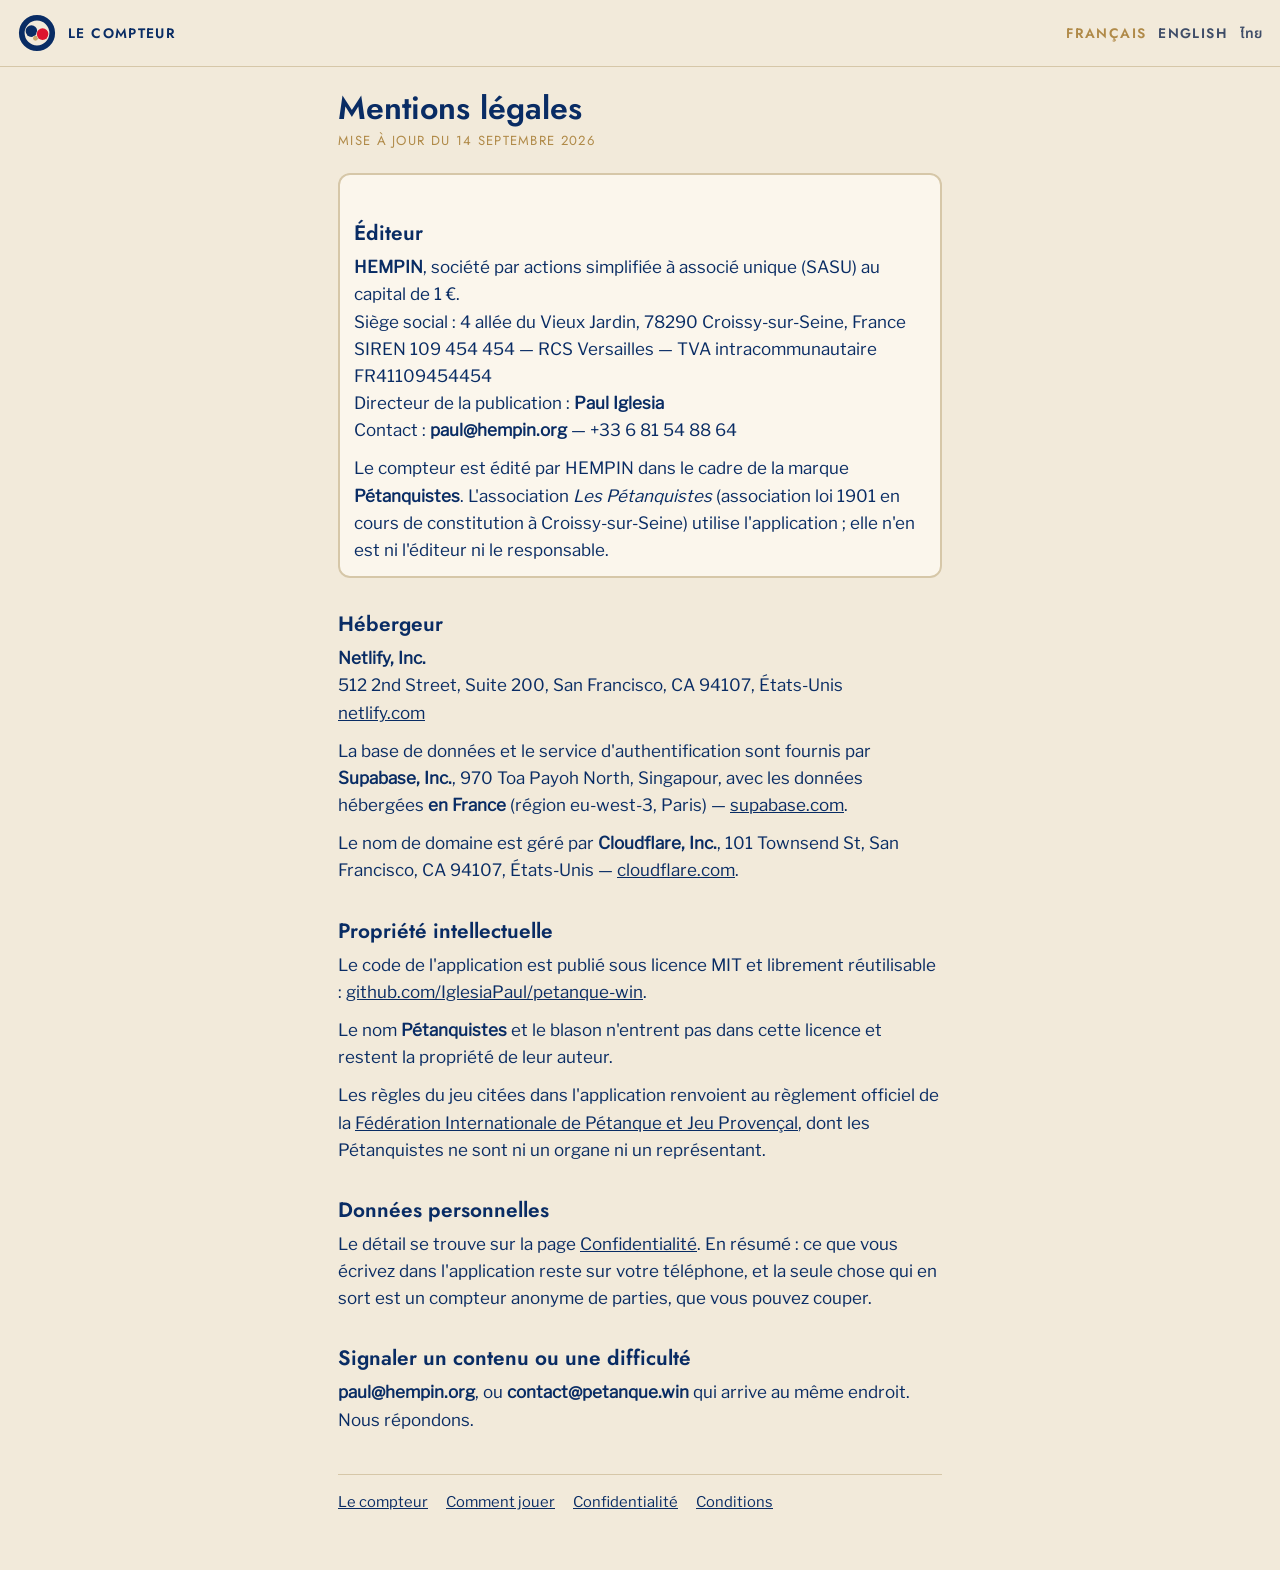
<file: mentions-legales.html>
<!doctype html>
<html lang="fr">
<head>
<meta charset="utf-8">
<meta name="viewport" content="width=device-width,initial-scale=1,viewport-fit=cover">
<title>Mentions légales — Le compteur</title>
<meta name="description" content="Éditeur, hébergeur et contact du site petanque.win.">
<link rel="canonical" href="https://petanque.win/mentions-legales.html">
<link rel="alternate" hreflang="fr" href="https://petanque.win/mentions-legales.html">
<link rel="alternate" hreflang="en" href="https://petanque.win/en/mentions-legales.html">
<link rel="alternate" hreflang="th" href="https://petanque.win/th/mentions-legales.html">
<link rel="alternate" hreflang="x-default" href="https://petanque.win/mentions-legales.html">
<meta property="og:type" content="article">
<meta property="og:site_name" content="Pétanquistes">
<meta property="og:locale" content="fr_FR">
<meta property="og:locale:alternate" content="en_GB">
<meta property="og:locale:alternate" content="th_TH">
<meta property="og:url" content="https://petanque.win/mentions-legales.html">
<meta property="og:title" content="Mentions légales — Le compteur">
<meta property="og:description" content="Éditeur, hébergeur et contact du site petanque.win.">
<meta property="og:image" content="https://petanque.win/og.png">
<meta name="theme-color" content="#092C64">
<link rel="icon" href="icons/icon-192.png">
<link rel="stylesheet" href="legal.css">
</head>
<body>
<div class="bandeau"><img src="icons/blason.svg" alt="" width="38" height="38">
  <a href="./">Le compteur</a>
  <nav class="langues" aria-label="Autres langues"><a href="mentions-legales.html" lang="fr" hreflang="fr" aria-current="page">Français</a> <a href="en/mentions-legales.html" lang="en" hreflang="en">English</a> <a href="th/mentions-legales.html" lang="th" hreflang="th">ไทย</a></nav></div>
<main>
<h1>Mentions légales</h1>
<p class="maj">Mise à jour du 14 septembre 2026</p>
<div class="encadre">
<h2>Éditeur</h2>
<p><b>HEMPIN</b>, société par actions simplifiée à associé unique (SASU) au capital de 1 €.<br>
Siège social : 4 allée du Vieux Jardin, 78290 Croissy-sur-Seine, France<br>
SIREN 109&nbsp;454&nbsp;454 — RCS Versailles — TVA intracommunautaire FR41109454454<br>
Directeur de la publication : <b>Paul Iglesia</b><br>
Contact : <b>paul@hempin.org</b> — +33 6 81 54 88 64</p>
<p>Le compteur est édité par HEMPIN dans le cadre de la marque <b>Pétanquistes</b>. L'association
<i>Les Pétanquistes</i> (association loi 1901 en cours de constitution à Croissy-sur-Seine)
utilise l'application&nbsp;; elle n'en est ni l'éditeur ni le responsable.</p>

</div>
<h2>Hébergeur</h2>
<p><b>Netlify, Inc.</b><br>
512 2nd Street, Suite 200, San Francisco, CA 94107, États-Unis<br>
<a href="https://www.netlify.com">netlify.com</a></p>
<p>La base de données et le service d'authentification sont fournis par <b>Supabase, Inc.</b>,
970 Toa Payoh North, Singapour, avec les données hébergées <b>en France</b> (région
eu-west-3, Paris) — <a href="https://supabase.com">supabase.com</a>.</p>
<p>Le nom de domaine est géré par <b>Cloudflare, Inc.</b>, 101 Townsend St, San Francisco,
CA 94107, États-Unis — <a href="https://www.cloudflare.com">cloudflare.com</a>.</p>

<h2>Propriété intellectuelle</h2>
<p>Le code de l'application est publié sous licence MIT et librement réutilisable :
<a href="https://github.com/IglesiaPaul/petanque-win">github.com/IglesiaPaul/petanque-win</a>.</p>
<p>Le nom <b>Pétanquistes</b> et le blason n'entrent pas dans cette licence et restent la propriété
de leur auteur.</p>
<p>Les règles du jeu citées dans l'application renvoient au règlement officiel de la
<a href="https://fipjp.org">Fédération Internationale de Pétanque et Jeu Provençal</a>, dont les
Pétanquistes ne sont ni un organe ni un représentant.</p>

<h2>Données personnelles</h2>
<p>Le détail se trouve sur la page <a href="confidentialite.html">Confidentialité</a>. En résumé :
ce que vous écrivez dans l'application reste sur votre téléphone, et la seule chose qui en sort est
un compteur anonyme de parties, que vous pouvez couper.</p>

<h2>Signaler un contenu ou une difficulté</h2>
<p><b>paul@hempin.org</b>, ou <b>contact@petanque.win</b> qui arrive au même endroit. Nous répondons.</p>
<div class="pied">
  <a href="./">Le compteur</a>
  <a href="jouer.html">Comment jouer</a>
  <a href="confidentialite.html">Confidentialité</a>
  <a href="conditions.html">Conditions</a>
</div>
</main>
</body>
</html>
</file>
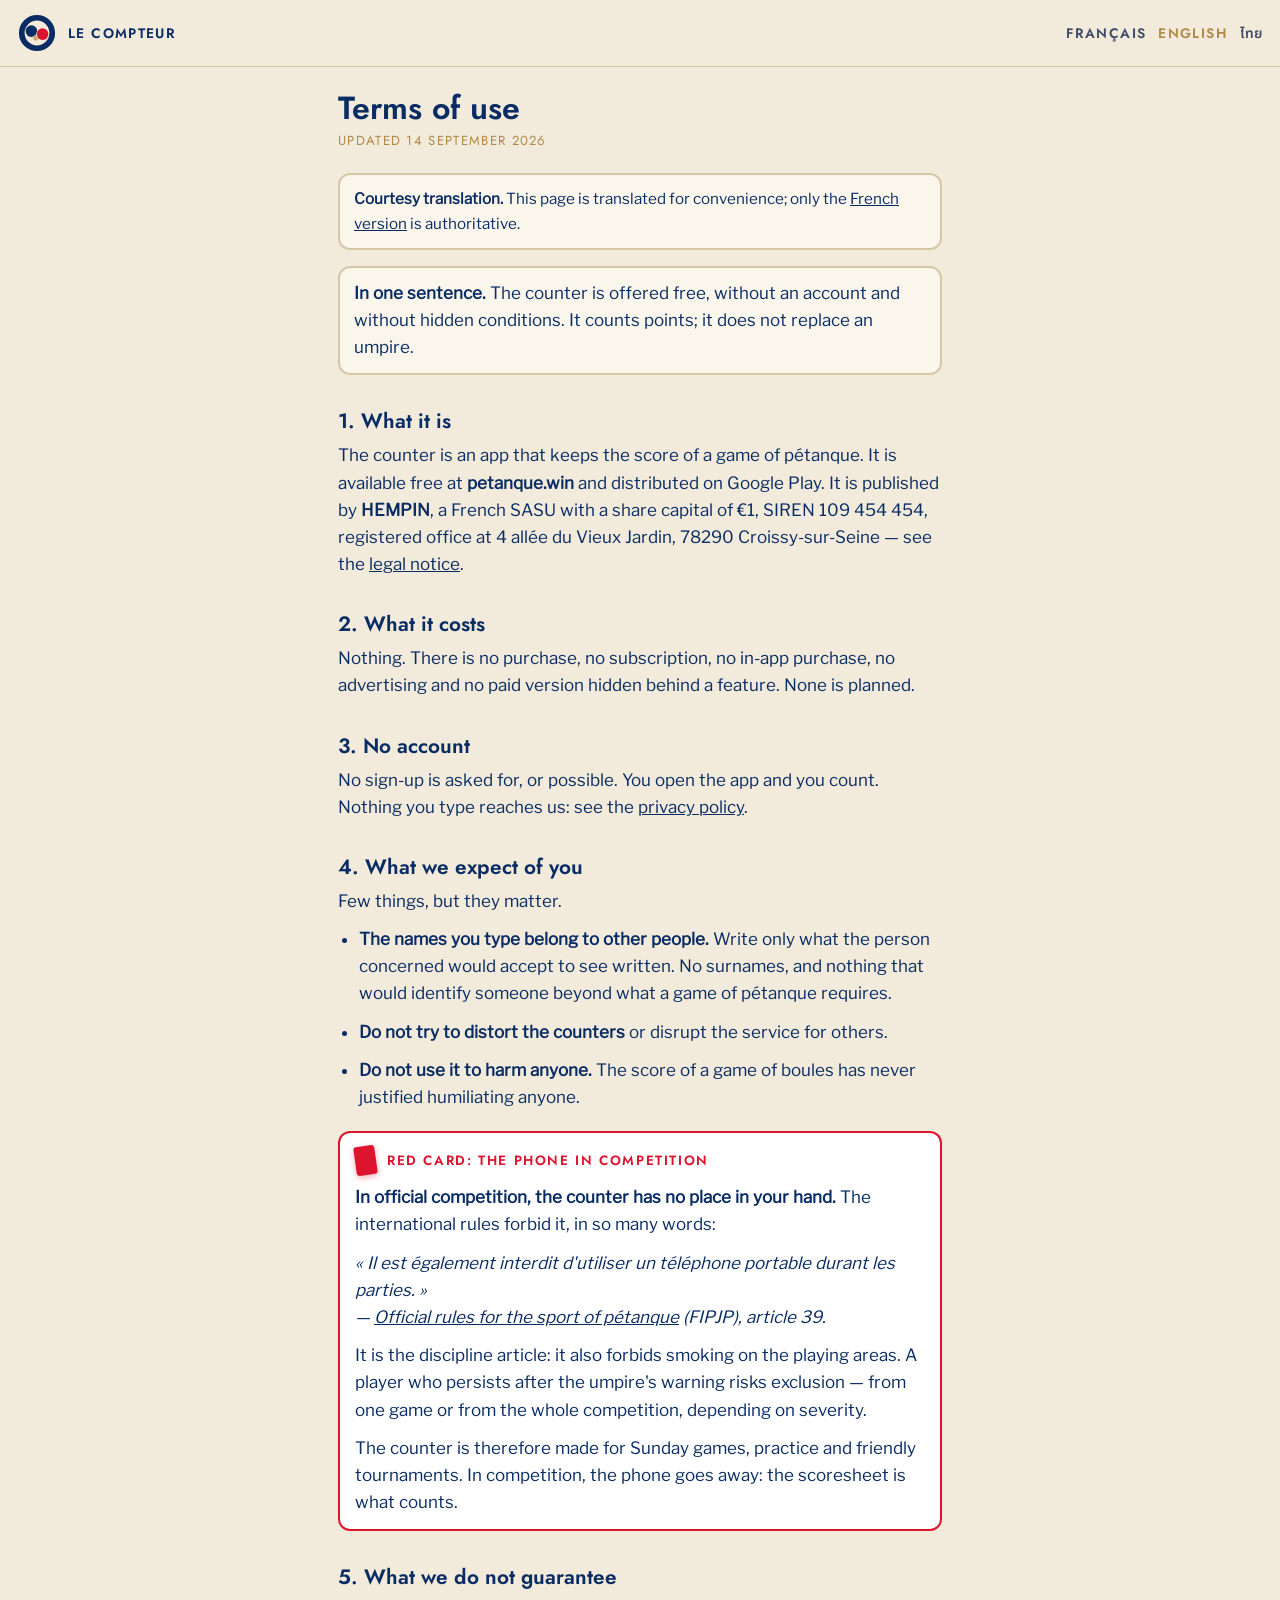
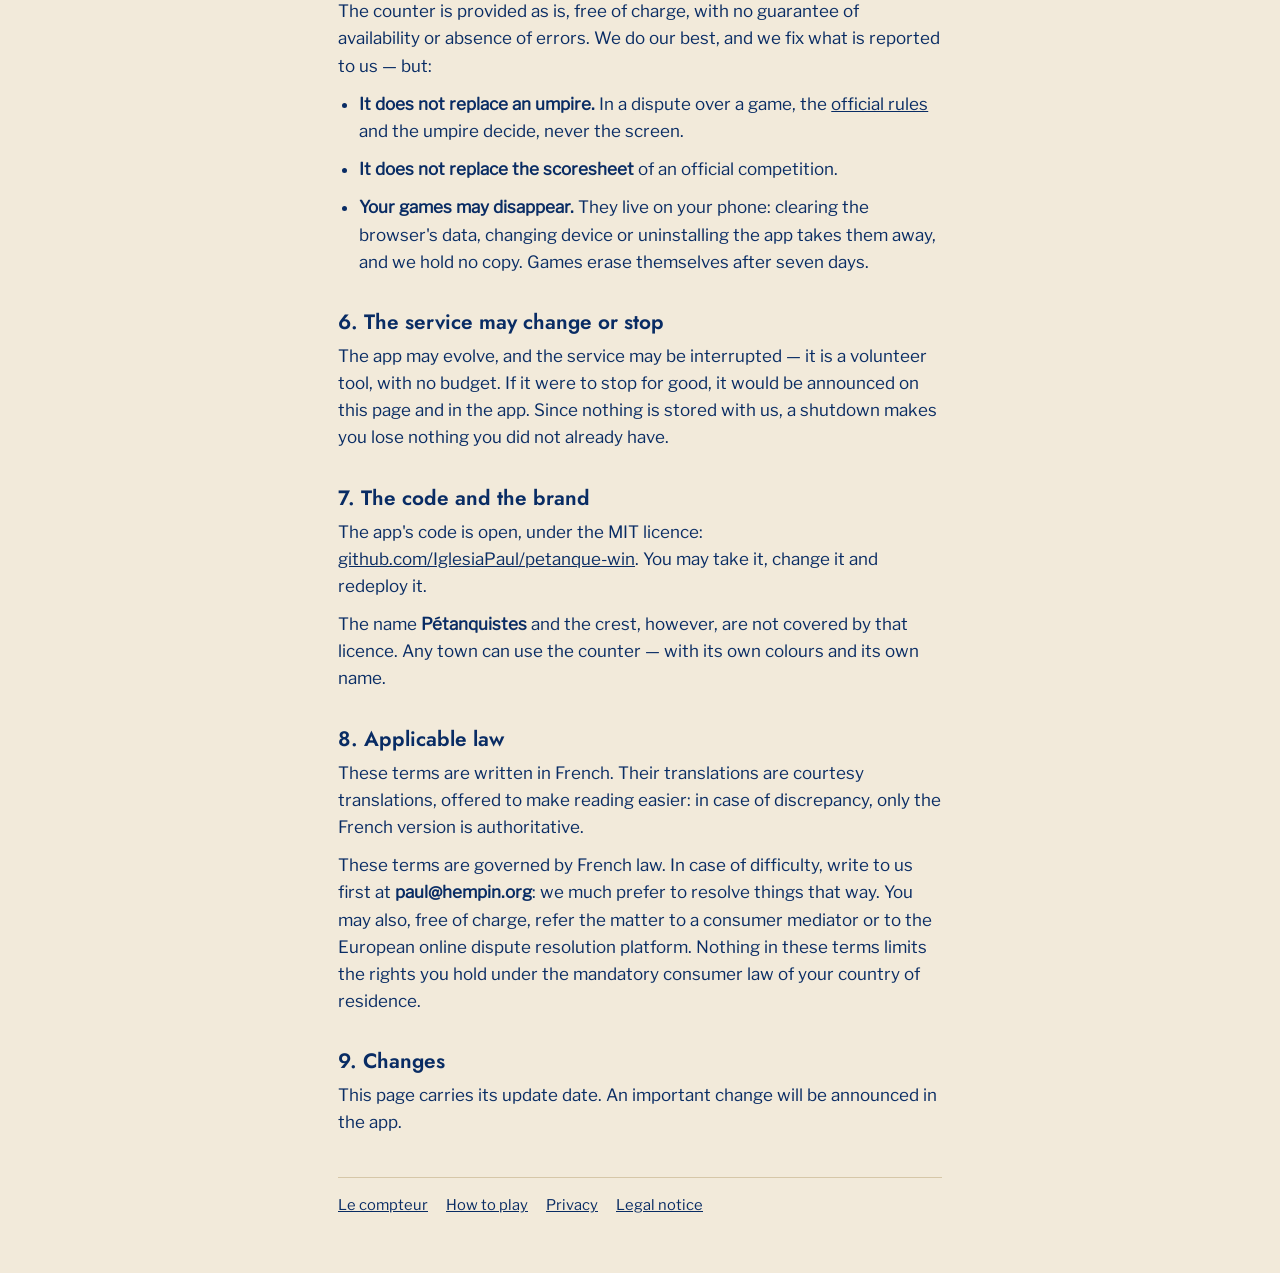
<file: en/conditions.html>
<!doctype html>
<html lang="en">
<head>
<meta charset="utf-8">
<meta name="viewport" content="width=device-width,initial-scale=1,viewport-fit=cover">
<title>Terms of use — Le compteur</title>
<meta name="description" content="The rules for using the counter: free, no account, no guarantee of result.">
<link rel="canonical" href="https://petanque.win/en/conditions.html">
<link rel="alternate" hreflang="fr" href="https://petanque.win/conditions.html">
<link rel="alternate" hreflang="en" href="https://petanque.win/en/conditions.html">
<link rel="alternate" hreflang="th" href="https://petanque.win/th/conditions.html">
<link rel="alternate" hreflang="x-default" href="https://petanque.win/conditions.html">
<meta property="og:type" content="article">
<meta property="og:site_name" content="Pétanquistes">
<meta property="og:locale" content="en_GB">
<meta property="og:locale:alternate" content="fr_FR">
<meta property="og:locale:alternate" content="th_TH">
<meta property="og:url" content="https://petanque.win/en/conditions.html">
<meta property="og:title" content="Terms of use — Le compteur">
<meta property="og:description" content="The rules for using the counter: free, no account, no guarantee of result.">
<meta property="og:image" content="https://petanque.win/og.png">
<meta name="theme-color" content="#092C64">
<link rel="icon" href="../icons/icon-192.png">
<link rel="stylesheet" href="../legal.css">
</head>
<body>
<div class="bandeau"><img src="../icons/blason.svg" alt="" width="38" height="38">
  <a href=".././">Le compteur</a>
  <nav class="langues" aria-label="Other languages"><a href="../conditions.html" lang="fr" hreflang="fr">Français</a> <a href="../en/conditions.html" lang="en" hreflang="en" aria-current="page">English</a> <a href="../th/conditions.html" lang="th" hreflang="th">ไทย</a></nav></div>
<main>
<h1>Terms of use</h1>
<p class="maj">Updated 14 September 2026</p>
<div class="encadre courtoisie" lang="en"><p><b>Courtesy translation.</b> This page is translated for convenience; only the <a href="../conditions.html">French version</a> is authoritative.</p></div>
<div class="encadre">
<p><b>In one sentence.</b> The counter is offered free, without an account and without hidden
conditions. It counts points; it does not replace an umpire.</p>
</div>

<h2>1. What it is</h2>
<p>The counter is an app that keeps the score of a game of pétanque. It is available free at
<b>petanque.win</b> and distributed on Google Play. It is published by <b>HEMPIN</b>, a French
SASU with a share capital of €1, SIREN 109&nbsp;454&nbsp;454, registered office at 4 allée du
Vieux Jardin, 78290 Croissy-sur-Seine — see the <a href="mentions-legales.html">legal
notice</a>.</p>

<h2>2. What it costs</h2>
<p>Nothing. There is no purchase, no subscription, no in-app purchase, no advertising and no paid
version hidden behind a feature. None is planned.</p>

<h2>3. No account</h2>
<p>No sign-up is asked for, or possible. You open the app and you count. Nothing you type reaches
us: see the <a href="confidentialite.html">privacy policy</a>.</p>

<h2>4. What we expect of you</h2>
<p>Few things, but they matter.</p>
<ul>
<li><b>The names you type belong to other people.</b> Write only what the person concerned would
accept to see written. No surnames, and nothing that would identify someone beyond what a game
of pétanque requires.</li>
<li><b>Do not try to distort the counters</b> or disrupt the service for others.</li>
<li><b>Do not use it to harm anyone.</b> The score of a game of boules has never justified
humiliating anyone.</li>
</ul>

<div class="carton" id="carton">
<div class="etiquette"><span class="carte" aria-hidden="true"></span>
<h3>Red card: the phone in competition</h3></div>
<p><b>In official competition, the counter has no place in your hand.</b> The international
rules forbid it, in so many words:</p>
<p class="cite">« Il est également interdit d'utiliser un téléphone portable durant les
parties. »<br>
— <a href="https://fipjp.org/images/pdf/reglements/REGLEMENT-OFFICIEL-SPORT-PETANQUE.pdf">Official
rules for the sport of pétanque</a> (FIPJP), article 39.</p>
<p>It is the discipline article: it also forbids smoking on the playing areas. A player who
persists after the umpire's warning risks exclusion — from one game or from the whole
competition, depending on severity.</p>
<p>The counter is therefore made for Sunday games, practice and friendly tournaments. In
competition, the phone goes away: the scoresheet is what counts.</p>
</div>

<h2>5. What we do not guarantee</h2>
<p>The counter is provided as is, free of charge, with no guarantee of availability or absence
of errors. We do our best, and we fix what is reported to us — but:</p>
<ul>
<li><b>It does not replace an umpire.</b> In a dispute over a game, the
<a href="https://fipjp.org/images/pdf/reglements/REGLEMENT-OFFICIEL-SPORT-PETANQUE.pdf">official
rules</a> and the umpire decide, never the screen.</li>
<li><b>It does not replace the scoresheet</b> of an official competition.</li>
<li><b>Your games may disappear.</b> They live on your phone: clearing the browser's data,
changing device or uninstalling the app takes them away, and we hold no copy. Games erase
themselves after seven days.</li>
</ul>

<h2>6. The service may change or stop</h2>
<p>The app may evolve, and the service may be interrupted — it is a volunteer tool, with no
budget. If it were to stop for good, it would be announced on this page and in the app. Since
nothing is stored with us, a shutdown makes you lose nothing you did not already have.</p>

<h2>7. The code and the brand</h2>
<p>The app's code is open, under the MIT licence:
<a href="https://github.com/IglesiaPaul/petanque-win">github.com/IglesiaPaul/petanque-win</a>.
You may take it, change it and redeploy it.</p>
<p>The name <b>Pétanquistes</b> and the crest, however, are not covered by that licence. Any town
can use the counter — with its own colours and its own name.</p>

<h2>8. Applicable law</h2>
<p>These terms are written in French. Their translations are courtesy translations, offered to
make reading easier: in case of discrepancy, only the French version is authoritative.</p>
<p>These terms are governed by French law. In case of difficulty, write to us first at
<b>paul@hempin.org</b>: we much prefer to resolve things that way. You may also, free of charge,
refer the matter to a consumer mediator or to the European online dispute resolution platform.
Nothing in these terms limits the rights you hold under the mandatory consumer law of your
country of residence.</p>

<h2>9. Changes</h2>
<p>This page carries its update date. An important change will be announced in the app.</p>
<div class="pied">
  <a href=".././">Le compteur</a>
  <a href="jouer.html">How to play</a>
  <a href="confidentialite.html">Privacy</a>
  <a href="mentions-legales.html">Legal notice</a>
</div>
</main>
</body>
</html>
</file>
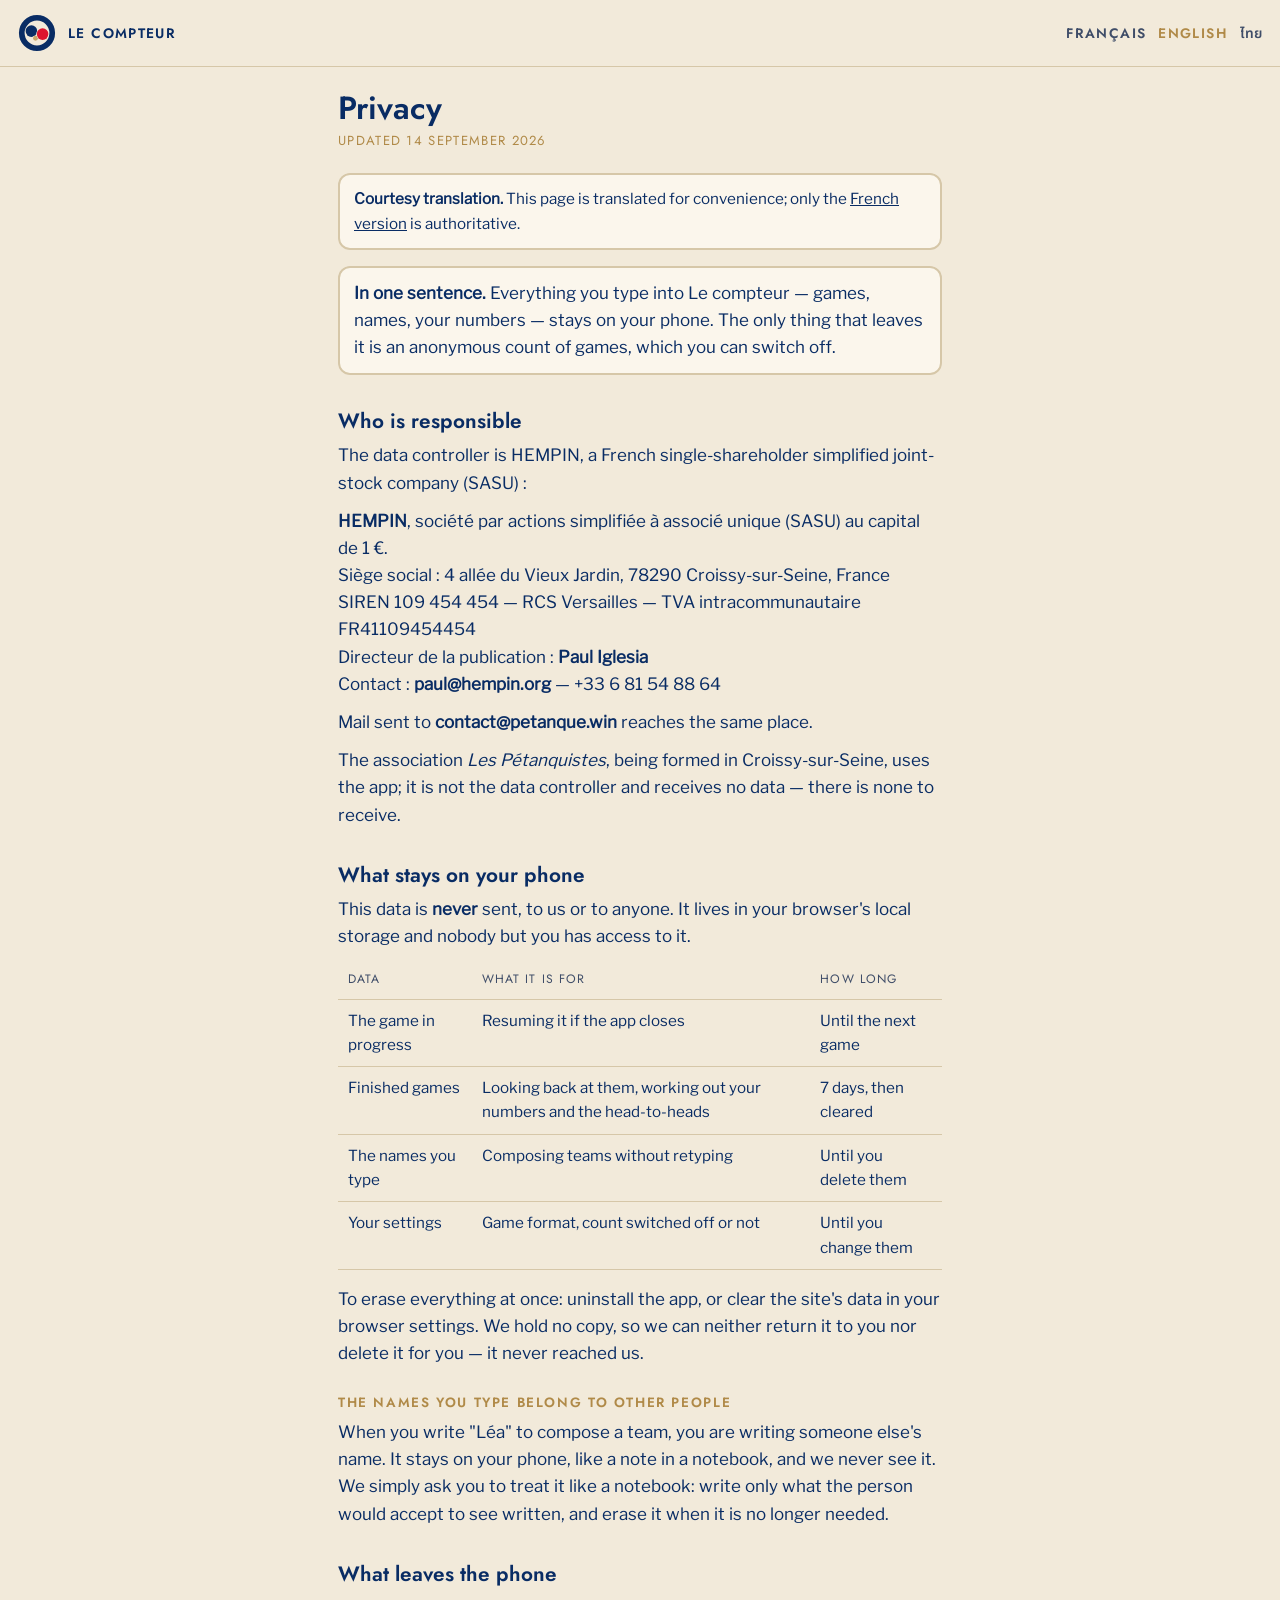
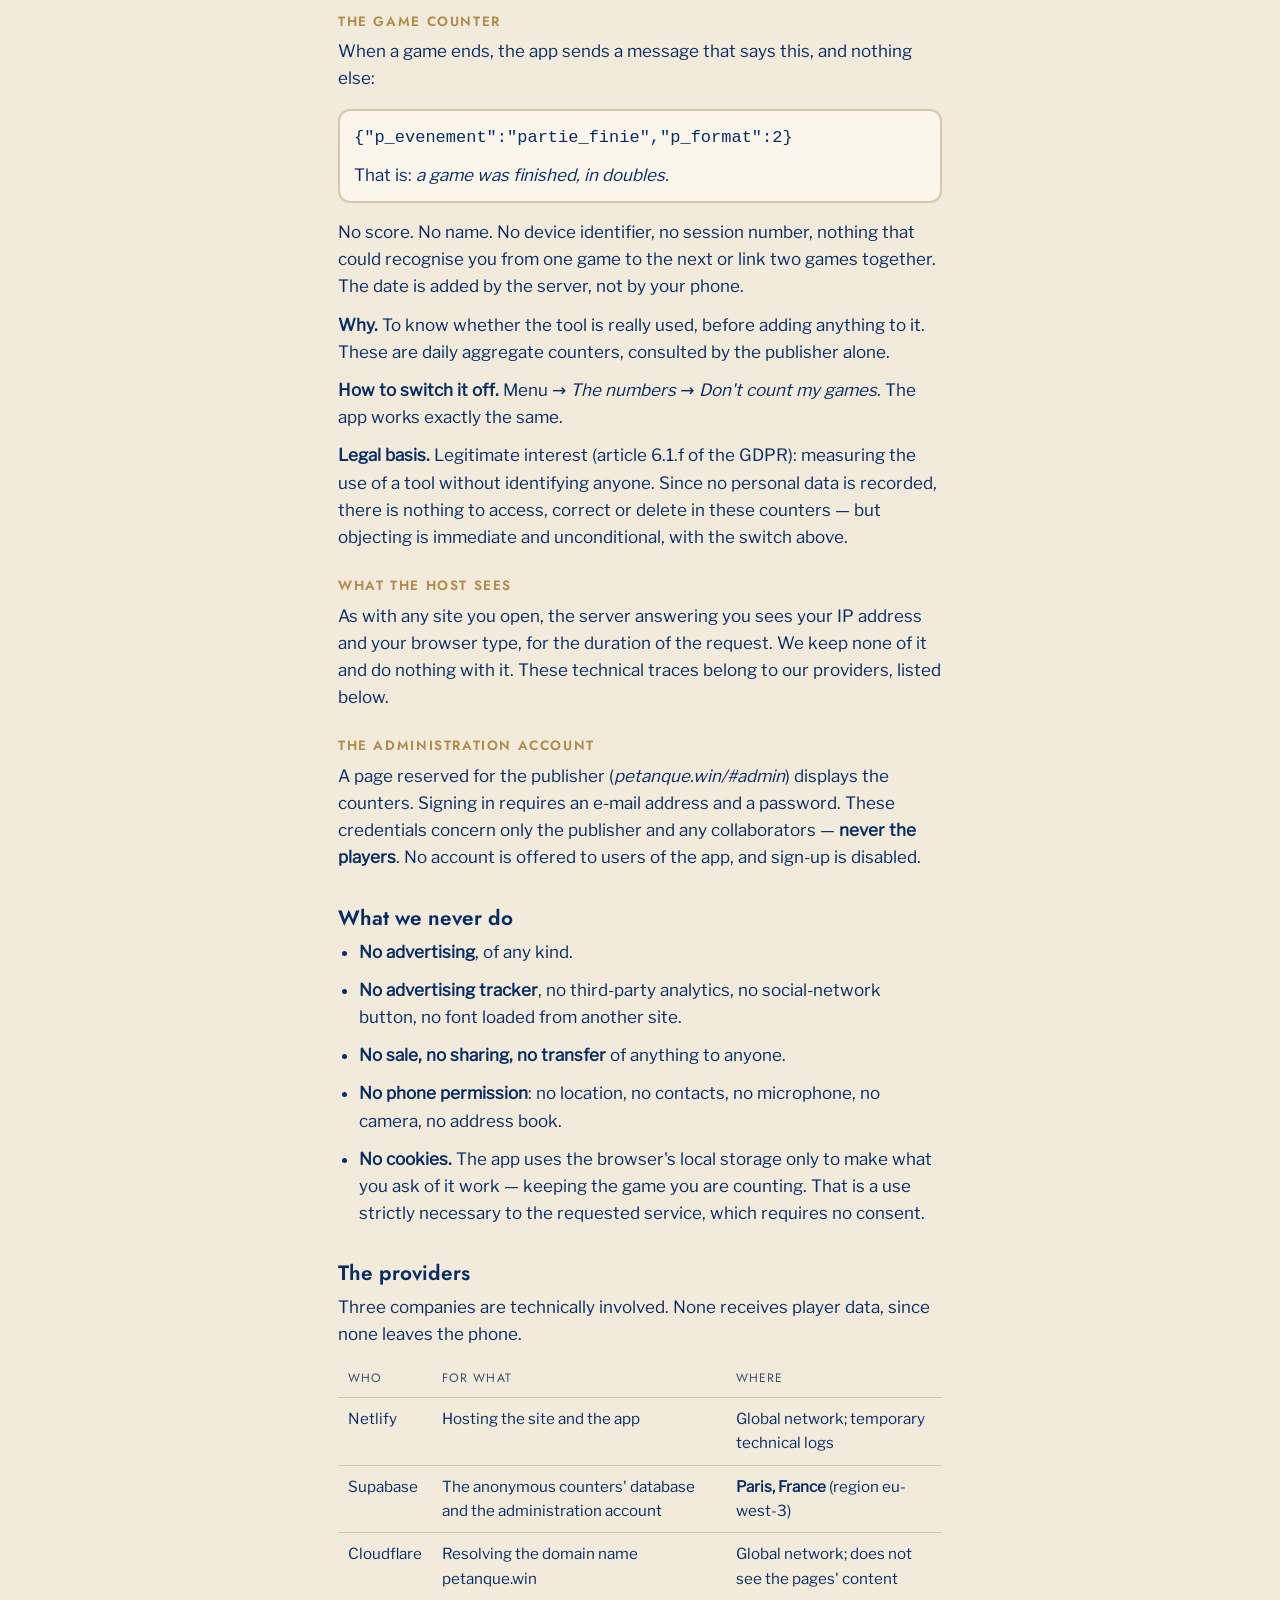
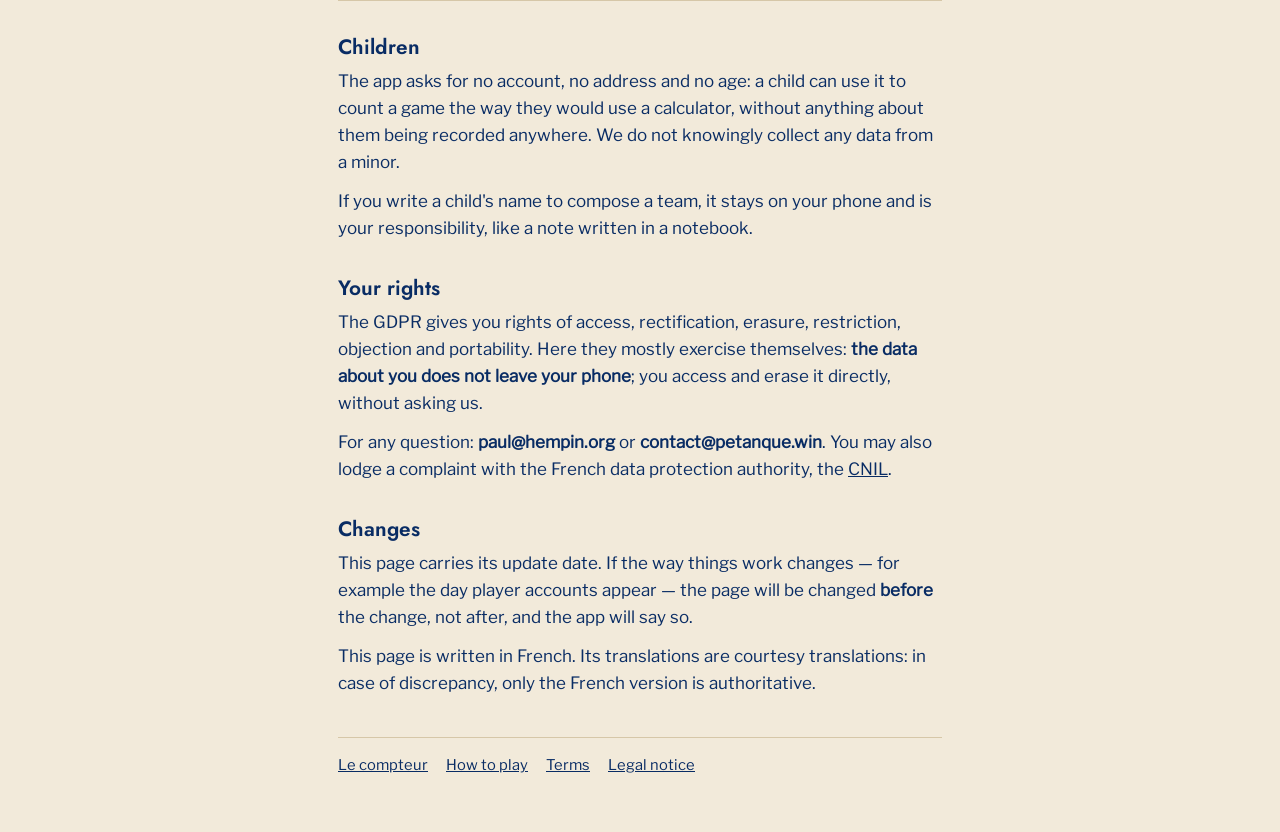
<file: en/confidentialite.html>
<!doctype html>
<html lang="en">
<head>
<meta charset="utf-8">
<meta name="viewport" content="width=device-width,initial-scale=1,viewport-fit=cover">
<title>Privacy — Le compteur</title>
<meta name="description" content="What Le compteur keeps, what it sends, and what it never does.">
<link rel="canonical" href="https://petanque.win/en/confidentialite.html">
<link rel="alternate" hreflang="fr" href="https://petanque.win/confidentialite.html">
<link rel="alternate" hreflang="en" href="https://petanque.win/en/confidentialite.html">
<link rel="alternate" hreflang="th" href="https://petanque.win/th/confidentialite.html">
<link rel="alternate" hreflang="x-default" href="https://petanque.win/confidentialite.html">
<meta property="og:type" content="article">
<meta property="og:site_name" content="Pétanquistes">
<meta property="og:locale" content="en_GB">
<meta property="og:locale:alternate" content="fr_FR">
<meta property="og:locale:alternate" content="th_TH">
<meta property="og:url" content="https://petanque.win/en/confidentialite.html">
<meta property="og:title" content="Privacy — Le compteur">
<meta property="og:description" content="What Le compteur keeps, what it sends, and what it never does.">
<meta property="og:image" content="https://petanque.win/og.png">
<meta name="theme-color" content="#092C64">
<link rel="icon" href="../icons/icon-192.png">
<link rel="stylesheet" href="../legal.css">
</head>
<body>
<div class="bandeau"><img src="../icons/blason.svg" alt="" width="38" height="38">
  <a href=".././">Le compteur</a>
  <nav class="langues" aria-label="Other languages"><a href="../confidentialite.html" lang="fr" hreflang="fr">Français</a> <a href="../en/confidentialite.html" lang="en" hreflang="en" aria-current="page">English</a> <a href="../th/confidentialite.html" lang="th" hreflang="th">ไทย</a></nav></div>
<main>
<h1>Privacy</h1>
<p class="maj">Updated 14 September 2026</p>
<div class="encadre courtoisie" lang="en"><p><b>Courtesy translation.</b> This page is translated for convenience; only the <a href="../confidentialite.html">French version</a> is authoritative.</p></div>
<div class="encadre">
<p><b>In one sentence.</b> Everything you type into Le compteur — games, names, your numbers —
stays on your phone. The only thing that leaves it is an anonymous count of games, which you can
switch off.</p>
</div>

<h2>Who is responsible</h2>
<p>The data controller is HEMPIN, a French single-shareholder simplified joint-stock company
(SASU)&nbsp;:</p>
<p><b>HEMPIN</b>, société par actions simplifiée à associé unique (SASU) au capital de 1 €.<br>
Siège social : 4 allée du Vieux Jardin, 78290 Croissy-sur-Seine, France<br>
SIREN 109&nbsp;454&nbsp;454 — RCS Versailles — TVA intracommunautaire FR41109454454<br>
Directeur de la publication : <b>Paul Iglesia</b><br>
Contact : <b>paul@hempin.org</b> — +33 6 81 54 88 64</p>
<p>Mail sent to <b>contact@petanque.win</b> reaches the same place.</p>
<p>The association <i>Les Pétanquistes</i>, being formed in Croissy-sur-Seine, uses the app; it
is not the data controller and receives no data — there is none to receive.</p>

<h2>What stays on your phone</h2>
<p>This data is <b>never</b> sent, to us or to anyone. It lives in your browser's local storage
and nobody but you has access to it.</p>
<table>
<tr><th>Data</th><th>What it is for</th><th>How long</th></tr>
<tr><td>The game in progress</td><td>Resuming it if the app closes</td><td>Until the next game</td></tr>
<tr><td>Finished games</td><td>Looking back at them, working out your numbers and the head-to-heads</td><td>7 days, then cleared</td></tr>
<tr><td>The names you type</td><td>Composing teams without retyping</td><td>Until you delete them</td></tr>
<tr><td>Your settings</td><td>Game format, count switched off or not</td><td>Until you change them</td></tr>
</table>
<p>To erase everything at once: uninstall the app, or clear the site's data in your browser
settings. We hold no copy, so we can neither return it to you nor delete it for you — it never
reached us.</p>

<h3>The names you type belong to other people</h3>
<p>When you write "Léa" to compose a team, you are writing someone else's name. It stays on your
phone, like a note in a notebook, and we never see it. We simply ask you to treat it like a
notebook: write only what the person would accept to see written, and erase it when it is no
longer needed.</p>

<h2>What leaves the phone</h2>
<h3>The game counter</h3>
<p>When a game ends, the app sends a message that says this, and nothing else:</p>
<div class="encadre"><p><code>{"p_evenement":"partie_finie","p_format":2}</code></p>
<p>That is: <i>a game was finished, in doubles.</i></p></div>
<p>No score. No name. No device identifier, no session number, nothing that could recognise you
from one game to the next or link two games together. The date is added by the server, not by
your phone.</p>
<p><b>Why.</b> To know whether the tool is really used, before adding anything to it. These are
daily aggregate counters, consulted by the publisher alone.</p>
<p><b>How to switch it off.</b> Menu → <i>The numbers</i> → <i>Don't count my games</i>.
The app works exactly the same.</p>
<p><b>Legal basis.</b> Legitimate interest (article 6.1.f of the GDPR): measuring the use of a
tool without identifying anyone. Since no personal data is recorded, there is nothing to access,
correct or delete in these counters — but objecting is immediate and unconditional, with the
switch above.</p>

<h3>What the host sees</h3>
<p>As with any site you open, the server answering you sees your IP address and your browser
type, for the duration of the request. We keep none of it and do nothing with it. These technical
traces belong to our providers, listed below.</p>

<h3>The administration account</h3>
<p>A page reserved for the publisher (<i>petanque.win/#admin</i>) displays the counters. Signing
in requires an e-mail address and a password. These credentials concern only the publisher and
any collaborators — <b>never the players</b>. No account is offered to users of the app, and
sign-up is disabled.</p>

<h2>What we never do</h2>
<ul>
<li><b>No advertising</b>, of any kind.</li>
<li><b>No advertising tracker</b>, no third-party analytics, no social-network button, no font
loaded from another site.</li>
<li><b>No sale, no sharing, no transfer</b> of anything to anyone.</li>
<li><b>No phone permission</b>: no location, no contacts, no microphone, no camera, no address
book.</li>
<li><b>No cookies.</b> The app uses the browser's local storage only to make what you ask of it
work — keeping the game you are counting. That is a use strictly necessary to the requested
service, which requires no consent.</li>
</ul>

<h2>The providers</h2>
<p>Three companies are technically involved. None receives player data, since none leaves the
phone.</p>
<table>
<tr><th>Who</th><th>For what</th><th>Where</th></tr>
<tr><td>Netlify</td><td>Hosting the site and the app</td><td>Global network; temporary technical logs</td></tr>
<tr><td>Supabase</td><td>The anonymous counters' database and the administration account</td><td><b>Paris, France</b> (region eu-west-3)</td></tr>
<tr><td>Cloudflare</td><td>Resolving the domain name petanque.win</td><td>Global network; does not see the pages' content</td></tr>
</table>

<h2>Children</h2>
<p>The app asks for no account, no address and no age: a child can use it to count a game the
way they would use a calculator, without anything about them being recorded anywhere. We do not
knowingly collect any data from a minor.</p>
<p>If you write a child's name to compose a team, it stays on your phone and is your
responsibility, like a note written in a notebook.</p>

<h2>Your rights</h2>
<p>The GDPR gives you rights of access, rectification, erasure, restriction, objection and
portability. Here they mostly exercise themselves: <b>the data about you does not leave your
phone</b>; you access and erase it directly, without asking us.</p>
<p>For any question: <b>paul@hempin.org</b> or <b>contact@petanque.win</b>. You may also lodge
a complaint with the French data protection authority, the <a href="https://www.cnil.fr">CNIL</a>.</p>

<h2>Changes</h2>
<p>This page carries its update date. If the way things work changes — for example the day
player accounts appear — the page will be changed <b>before</b> the change, not after, and the
app will say so.</p>
<p>This page is written in French. Its translations are courtesy translations: in case of
discrepancy, only the French version is authoritative.</p>
<div class="pied">
  <a href=".././">Le compteur</a>
  <a href="jouer.html">How to play</a>
  <a href="conditions.html">Terms</a>
  <a href="mentions-legales.html">Legal notice</a>
</div>
</main>
</body>
</html>
</file>
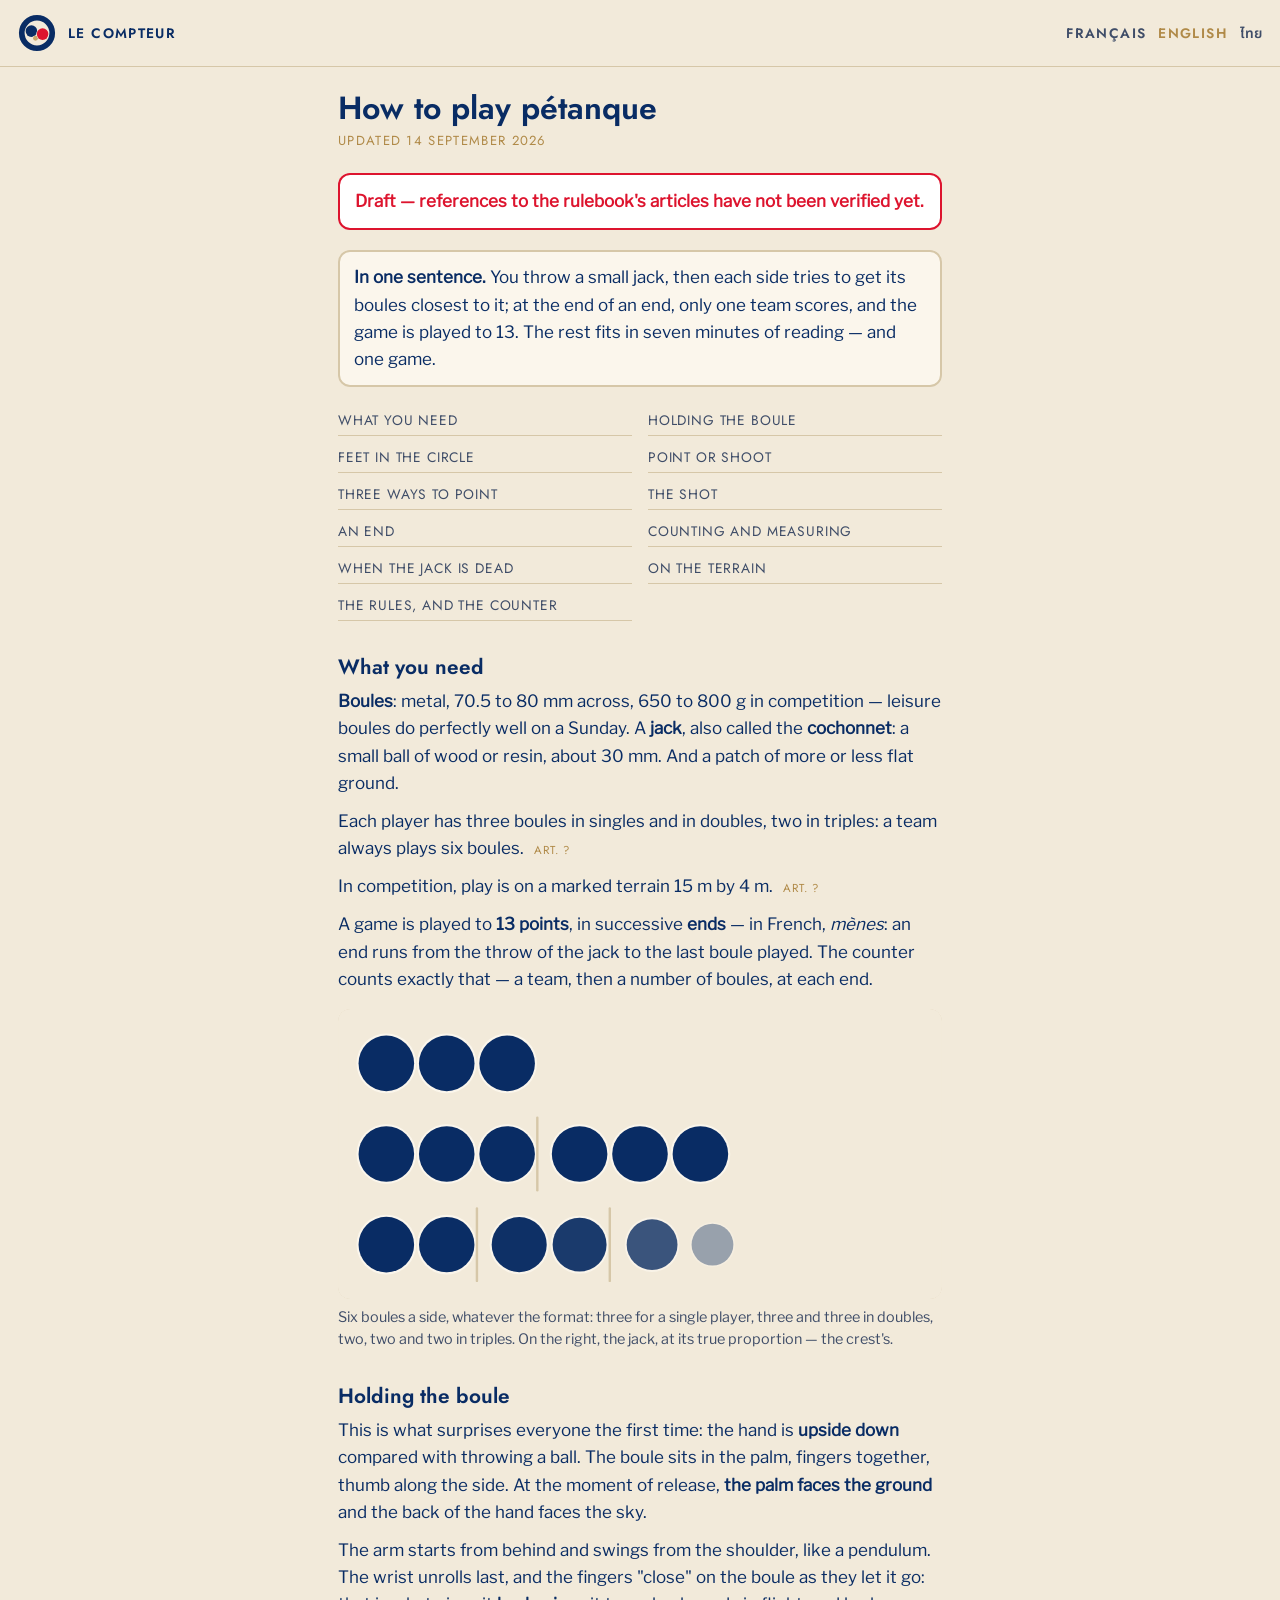
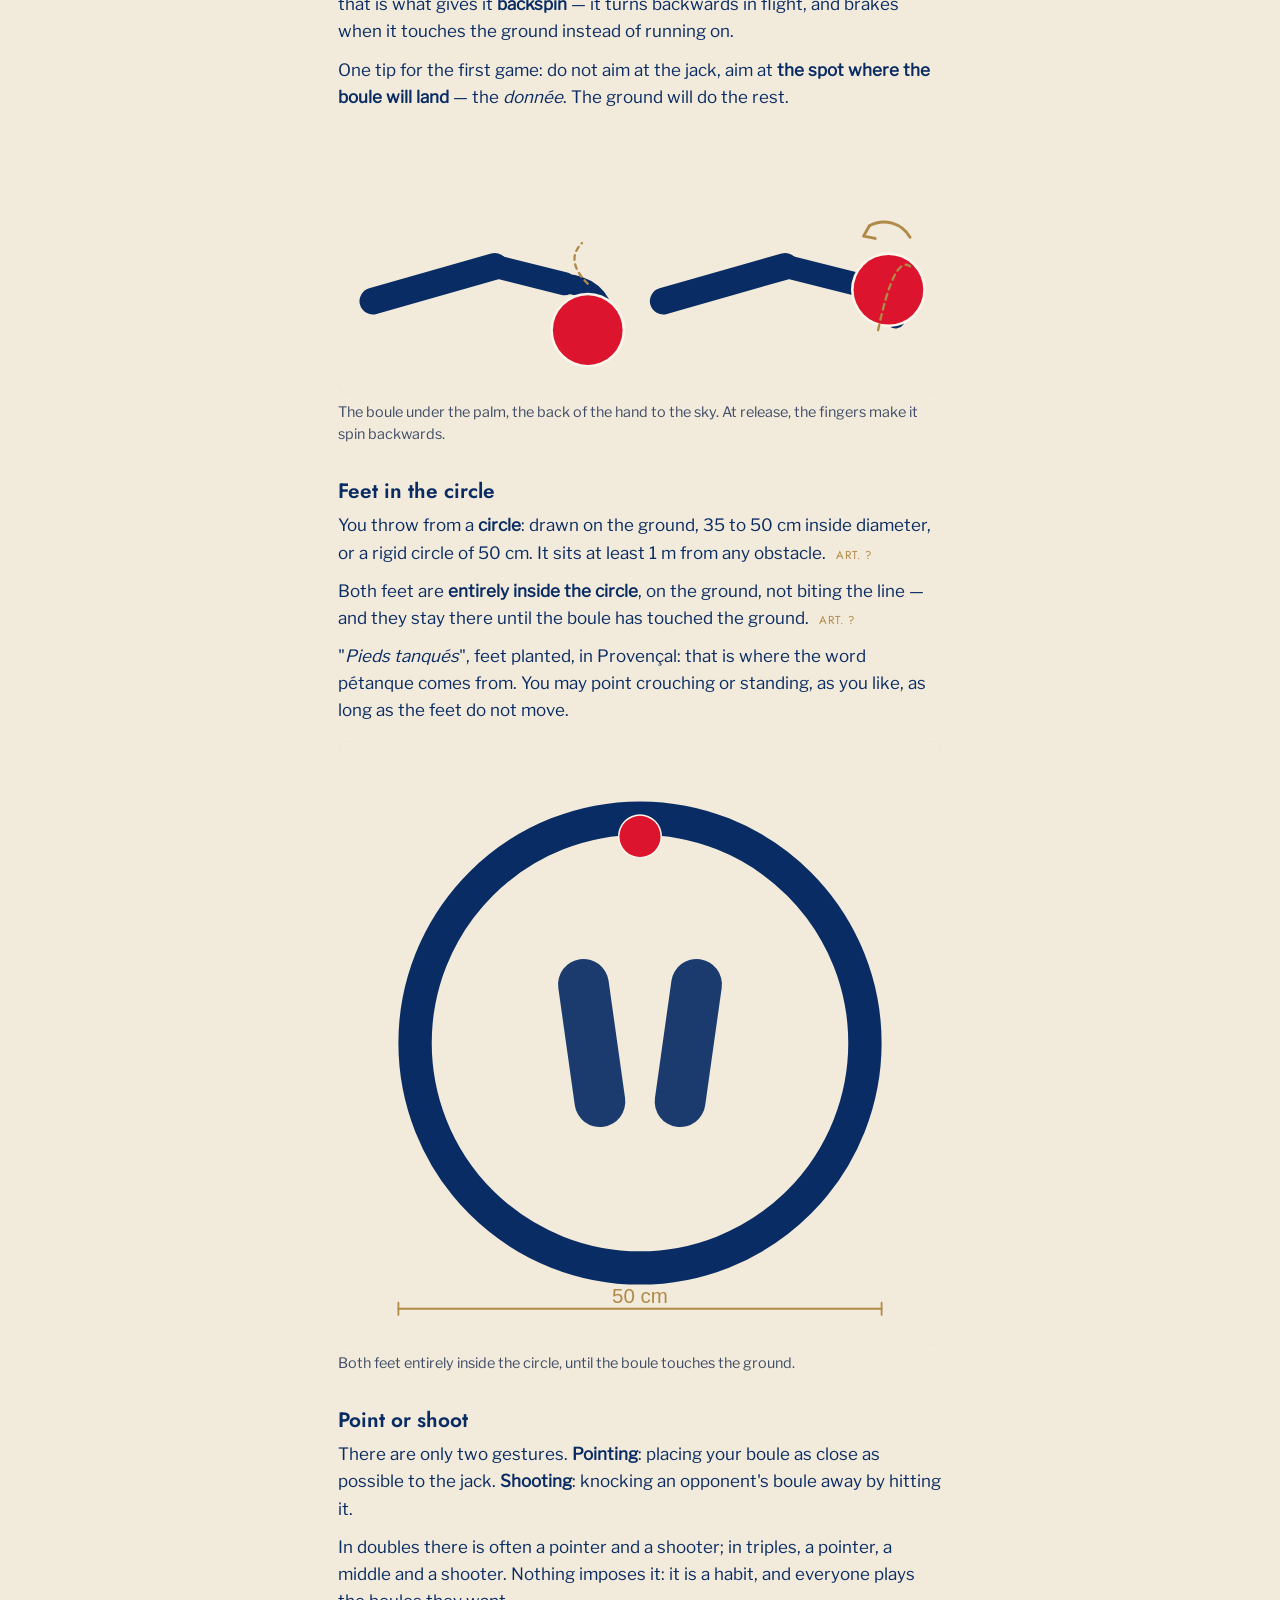
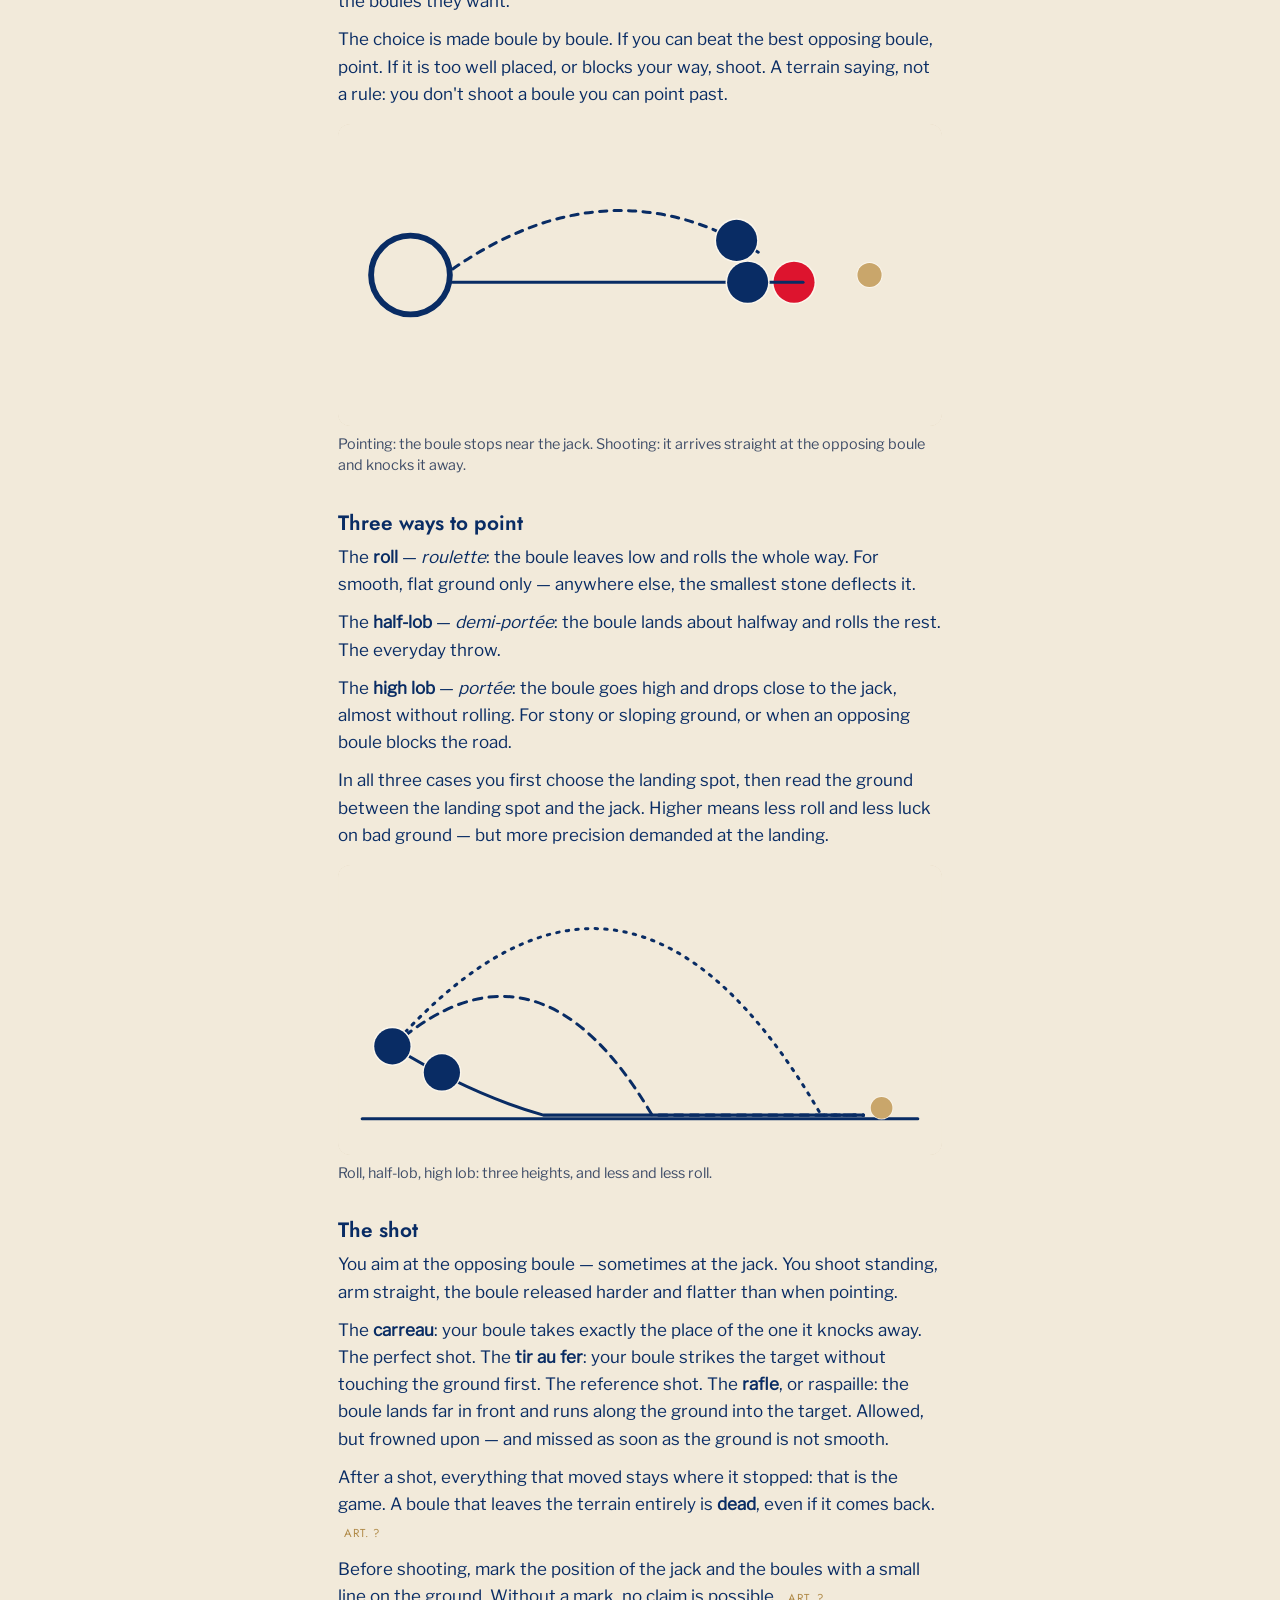
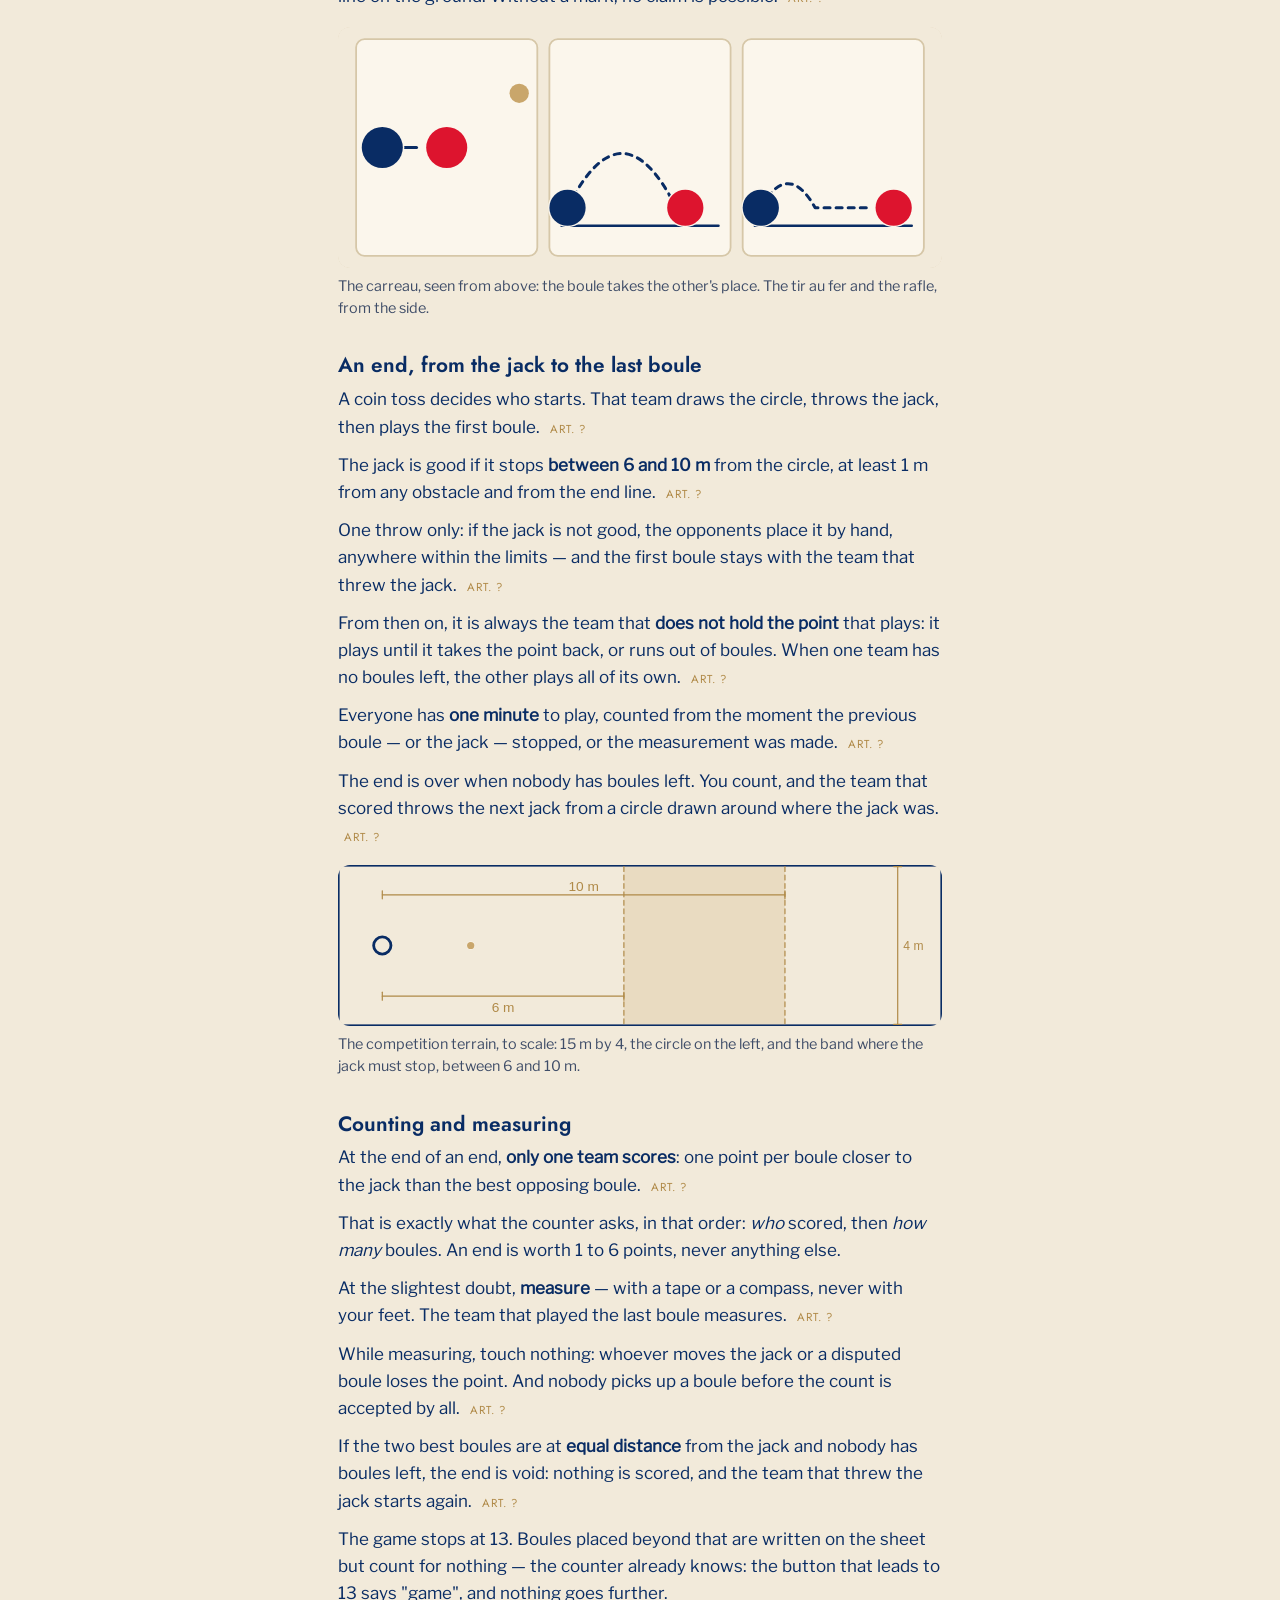
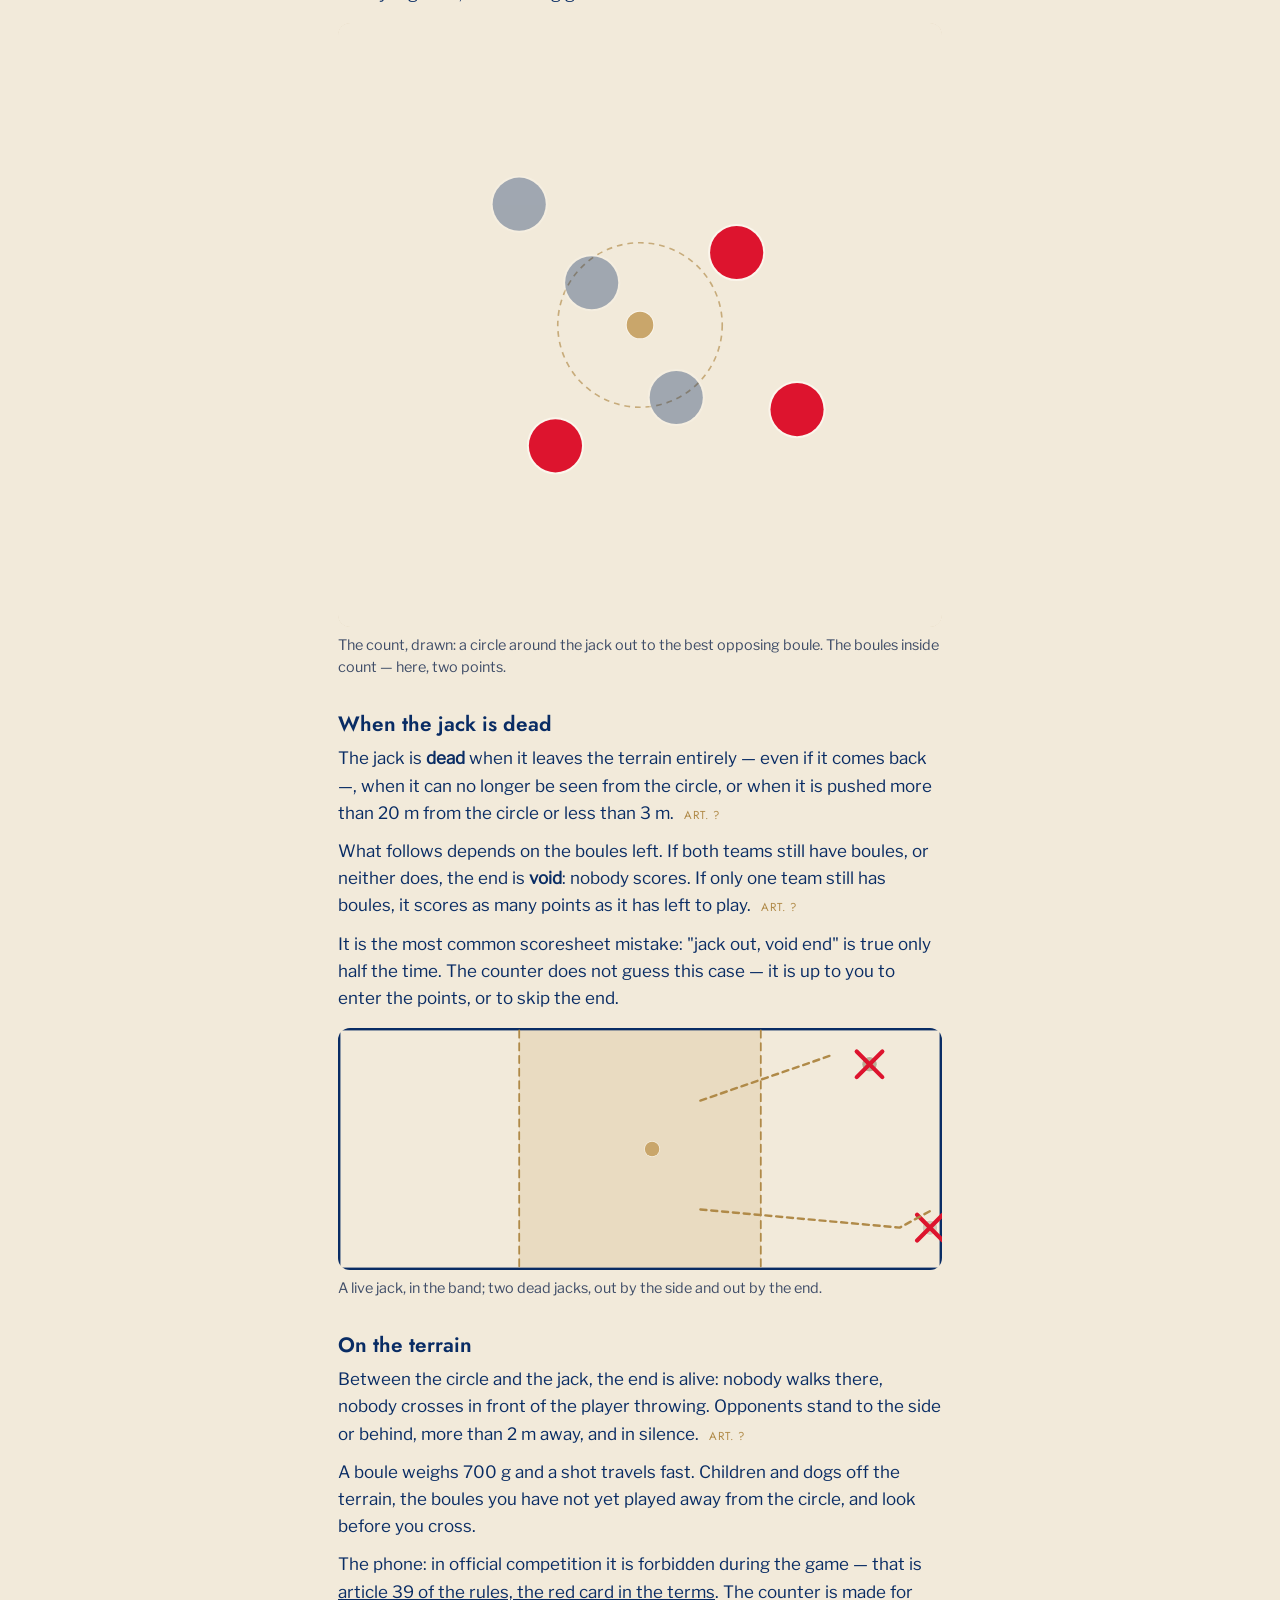
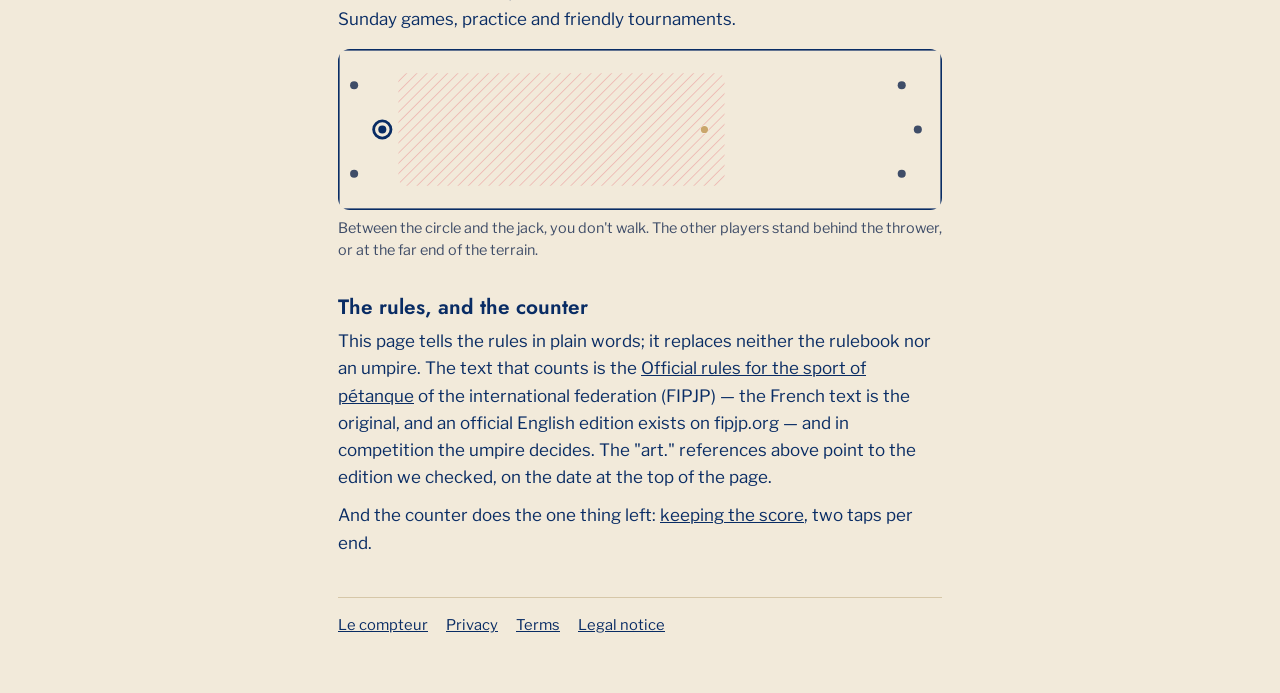
<file: en/jouer.html>
<!doctype html>
<html lang="en">
<head>
<meta charset="utf-8">
<meta name="viewport" content="width=device-width,initial-scale=1,viewport-fit=cover">
<title>How to play pétanque — Le compteur</title>
<meta name="description" content="The grip, feet in the circle, pointing and shooting, the end, the count: the rules in plain words, and what the counter makes of them.">
<link rel="canonical" href="https://petanque.win/en/jouer.html">
<link rel="alternate" hreflang="fr" href="https://petanque.win/jouer.html">
<link rel="alternate" hreflang="en" href="https://petanque.win/en/jouer.html">
<link rel="alternate" hreflang="th" href="https://petanque.win/th/jouer.html">
<link rel="alternate" hreflang="x-default" href="https://petanque.win/jouer.html">
<meta property="og:type" content="article">
<meta property="og:site_name" content="Pétanquistes">
<meta property="og:locale" content="en_GB">
<meta property="og:locale:alternate" content="fr_FR">
<meta property="og:locale:alternate" content="th_TH">
<meta property="og:url" content="https://petanque.win/en/jouer.html">
<meta property="og:title" content="How to play pétanque — Le compteur">
<meta property="og:description" content="The grip, feet in the circle, pointing and shooting, the end, the count: the rules in plain words, and what the counter makes of them.">
<meta property="og:image" content="https://petanque.win/og.png">
<meta name="theme-color" content="#092C64">
<link rel="icon" href="../icons/icon-192.png">
<link rel="stylesheet" href="../legal.css">
</head>
<body>
<div class="bandeau"><img src="../icons/blason.svg" alt="" width="38" height="38">
  <a href=".././">Le compteur</a>
  <nav class="langues" aria-label="Other languages"><a href="../jouer.html" lang="fr" hreflang="fr">Français</a> <a href="../en/jouer.html" lang="en" hreflang="en" aria-current="page">English</a> <a href="../th/jouer.html" lang="th" hreflang="th">ไทย</a></nav></div>
<main>
<h1>How to play pétanque</h1>
<p class="maj">Updated 14 September 2026</p>
<div class="carton brouillon"><p>Draft — references to the rulebook&#x27;s articles have not been verified yet.</p></div>
<div class="encadre">
<p><b>In one sentence.</b> You throw a small jack, then each side tries to get its boules
closest to it; at the end of an end, only one team scores, and the game is played to 13. The rest
fits in seven minutes of reading — and one game.</p>
</div>
<nav class="sommaire" aria-label="Contents">
<a href="#materiel">What you need</a>
<a href="#prise">Holding the boule</a>
<a href="#cercle">Feet in the circle</a>
<a href="#pointer-tirer">Point or shoot</a>
<a href="#pointer">Three ways to point</a>
<a href="#tirer">The shot</a>
<a href="#mene">An end</a>
<a href="#compter">Counting and measuring</a>
<a href="#but-mort">When the jack is dead</a>
<a href="#terrain">On the terrain</a>
<a href="#reglement">The rules, and the counter</a>
</nav>

<h2 id="materiel">What you need</h2>
<p><b>Boules</b>: metal, 70.5 to 80 mm across, 650 to 800 g in competition — leisure boules do
perfectly well on a Sunday. A <b>jack</b>, also called the <b>cochonnet</b>: a small ball of
wood or resin, about 30 mm. And a patch of more or less flat ground.</p>
<p class="regle">Each player has three boules in singles and in doubles, two in triples: a team
always plays six boules. <small class="art">art. ?</small></p>
<p class="regle">In competition, play is on a marked terrain 15 m by 4 m. <small class="art">art. ?</small></p>
<p>A game is played to <b>13 points</b>, in successive <b>ends</b> — in French, <i lang="fr">mènes</i>:
an end runs from the throw of the jack to the last boule played. The counter counts exactly
that — a team, then a number of boules, at each end.</p>
<figure><img src="../figures/materiel.svg" alt="" loading="lazy" width="1000" height="480">
<figcaption>Six boules a side, whatever the format: three for a single player, three and three in
doubles, two, two and two in triples. On the right, the jack, at its true proportion — the
crest's.</figcaption></figure>

<h2 id="prise">Holding the boule</h2>
<p>This is what surprises everyone the first time: the hand is <b>upside down</b> compared with
throwing a ball. The boule sits in the palm, fingers together, thumb along the side. At the
moment of release, <b>the palm faces the ground</b> and the back of the hand faces the sky.</p>
<p>The arm starts from behind and swings from the shoulder, like a pendulum. The wrist unrolls
last, and the fingers "close" on the boule as they let it go: that is what gives it
<b>backspin</b> — it turns backwards in flight, and brakes when it touches the ground instead of
running on.</p>
<p>One tip for the first game: do not aim at the jack, aim at <b>the spot where the boule will
land</b> — the <i lang="fr">donnée</i>. The ground will do the rest.</p>
<figure><img src="../figures/prise.svg" alt="" loading="lazy" width="1040" height="460">
<figcaption>The boule under the palm, the back of the hand to the sky. At release, the fingers
make it spin backwards.</figcaption></figure>

<h2 id="cercle">Feet in the circle</h2>
<p class="regle">You throw from a <b>circle</b>: drawn on the ground, 35 to 50 cm inside
diameter, or a rigid circle of 50 cm. It sits at least 1 m from any obstacle.
<small class="art">art. ?</small></p>
<p class="regle">Both feet are <b>entirely inside the circle</b>, on the ground, not biting the
line — and they stay there until the boule has touched the ground. <small class="art">art. ?</small></p>
<p>"<i lang="fr">Pieds tanqués</i>", feet planted, in Provençal: that is where the word pétanque
comes from. You may point crouching or standing, as you like, as long as the feet do not move.</p>
<figure><img src="../figures/cercle.svg" alt="" loading="lazy" width="1000" height="1000">
<figcaption>Both feet entirely inside the circle, until the boule touches the ground.</figcaption></figure>

<h2 id="pointer-tirer">Point or shoot</h2>
<p>There are only two gestures. <b>Pointing</b>: placing your boule as close as possible to the
jack. <b>Shooting</b>: knocking an opponent's boule away by hitting it.</p>
<p>In doubles there is often a pointer and a shooter; in triples, a pointer, a middle and a
shooter. Nothing imposes it: it is a habit, and everyone plays the boules they want.</p>
<p>The choice is made boule by boule. If you can beat the best opposing boule, point. If it is
too well placed, or blocks your way, shoot. A terrain saying, not a rule: you don't shoot a
boule you can point past.</p>
<figure><img src="../figures/pointer-tirer.svg" alt="" loading="lazy" width="1000" height="500">
<figcaption>Pointing: the boule stops near the jack. Shooting: it arrives straight at the
opposing boule and knocks it away.</figcaption></figure>

<h2 id="pointer">Three ways to point</h2>
<p>The <b>roll</b> — <i lang="fr">roulette</i>: the boule leaves low and rolls the whole way. For
smooth, flat ground only — anywhere else, the smallest stone deflects it.</p>
<p>The <b>half-lob</b> — <i lang="fr">demi-portée</i>: the boule lands about halfway and rolls
the rest. The everyday throw.</p>
<p>The <b>high lob</b> — <i lang="fr">portée</i>: the boule goes high and drops close to the
jack, almost without rolling. For stony or sloping ground, or when an opposing boule blocks the
road.</p>
<p>In all three cases you first choose the landing spot, then read the ground between the
landing spot and the jack. Higher means less roll and less luck on bad ground — but more
precision demanded at the landing.</p>
<figure><img src="../figures/pointer.svg" alt="" loading="lazy" width="1000" height="480">
<figcaption>Roll, half-lob, high lob: three heights, and less and less roll.</figcaption></figure>

<h2 id="tirer">The shot</h2>
<p>You aim at the opposing boule — sometimes at the jack. You shoot standing, arm straight, the
boule released harder and flatter than when pointing.</p>
<p>The <b>carreau</b>: your boule takes exactly the place of the one it knocks away. The perfect
shot. The <b>tir au fer</b>: your boule strikes the target without touching the ground first.
The reference shot. The <b>rafle</b>, or raspaille: the boule lands far in front and runs along
the ground into the target. Allowed, but frowned upon — and missed as soon as the ground is not
smooth.</p>
<p class="regle">After a shot, everything that moved stays where it stopped: that is the game. A
boule that leaves the terrain entirely is <b>dead</b>, even if it comes back.
<small class="art">art. ?</small></p>
<p class="regle">Before shooting, mark the position of the jack and the boules with a small line
on the ground. Without a mark, no claim is possible. <small class="art">art. ?</small></p>
<figure><img src="../figures/tirer.svg" alt="" loading="lazy" width="1000" height="400">
<figcaption>The carreau, seen from above: the boule takes the other's place. The tir au fer and
the rafle, from the side.</figcaption></figure>

<h2 id="mene">An end, from the jack to the last boule</h2>
<p class="regle">A coin toss decides who starts. That team draws the circle, throws the jack,
then plays the first boule. <small class="art">art. ?</small></p>
<p class="regle">The jack is good if it stops <b>between 6 and 10 m</b> from the circle, at
least 1 m from any obstacle and from the end line. <small class="art">art. ?</small></p>
<p class="regle">One throw only: if the jack is not good, the opponents place it by hand,
anywhere within the limits — and the first boule stays with the team that threw the jack.
<small class="art">art. ?</small></p>
<p class="regle">From then on, it is always the team that <b>does not hold the point</b> that
plays: it plays until it takes the point back, or runs out of boules. When one team has no
boules left, the other plays all of its own. <small class="art">art. ?</small></p>
<p class="regle">Everyone has <b>one minute</b> to play, counted from the moment the previous
boule — or the jack — stopped, or the measurement was made. <small class="art">art. ?</small></p>
<p class="regle">The end is over when nobody has boules left. You count, and the team that scored
throws the next jack from a circle drawn around where the jack was.
<small class="art">art. ?</small></p>
<figure><img src="../figures/mene.svg" alt="" loading="lazy" width="1500" height="400">
<figcaption>The competition terrain, to scale: 15 m by 4, the circle on the left, and the band
where the jack must stop, between 6 and 10 m.</figcaption></figure>

<h2 id="compter">Counting and measuring</h2>
<p class="regle">At the end of an end, <b>only one team scores</b>: one point per boule closer to
the jack than the best opposing boule. <small class="art">art. ?</small></p>
<p>That is exactly what the counter asks, in that order: <i>who</i> scored, then <i>how many</i>
boules. An end is worth 1 to 6 points, never anything else.</p>
<p class="regle">At the slightest doubt, <b>measure</b> — with a tape or a compass, never with
your feet. The team that played the last boule measures. <small class="art">art. ?</small></p>
<p class="regle">While measuring, touch nothing: whoever moves the jack or a disputed boule loses
the point. And nobody picks up a boule before the count is accepted by all.
<small class="art">art. ?</small></p>
<p class="regle">If the two best boules are at <b>equal distance</b> from the jack and nobody has
boules left, the end is void: nothing is scored, and the team that threw the jack starts again.
<small class="art">art. ?</small></p>
<p>The game stops at 13. Boules placed beyond that are written on the sheet but count for
nothing — the counter already knows: the button that leads to 13 says "game", and nothing goes
further.</p>
<figure><img src="../figures/compter.svg" alt="" loading="lazy" width="1000" height="1000">
<figcaption>The count, drawn: a circle around the jack out to the best opposing boule. The boules
inside count — here, two points.</figcaption></figure>

<h2 id="but-mort">When the jack is dead</h2>
<p class="regle">The jack is <b>dead</b> when it leaves the terrain entirely — even if it comes
back —, when it can no longer be seen from the circle, or when it is pushed more than 20 m from
the circle or less than 3 m. <small class="art">art. ?</small></p>
<p class="regle">What follows depends on the boules left. If both teams still have boules, or
neither does, the end is <b>void</b>: nobody scores. If only one team still has boules, it
scores as many points as it has left to play. <small class="art">art. ?</small></p>
<p>It is the most common scoresheet mistake: "jack out, void end" is true only half the time.
The counter does not guess this case — it is up to you to enter the points, or to skip the
end.</p>
<figure><img src="../figures/but-mort.svg" alt="" loading="lazy" width="1000" height="400">
<figcaption>A live jack, in the band; two dead jacks, out by the side and out by the end.</figcaption></figure>

<h2 id="terrain">On the terrain</h2>
<p class="regle">Between the circle and the jack, the end is alive: nobody walks there, nobody
crosses in front of the player throwing. Opponents stand to the side or behind, more than 2 m
away, and in silence. <small class="art">art. ?</small></p>
<p>A boule weighs 700 g and a shot travels fast. Children and dogs off the terrain, the boules
you have not yet played away from the circle, and look before you cross.</p>
<p>The phone: in official competition it is forbidden during the game — that is
<a href="conditions.html#carton">article 39 of the rules, the red card in the terms</a>. The
counter is made for Sunday games, practice and friendly tournaments.</p>
<figure><img src="../figures/terrain.svg" alt="" loading="lazy" width="1500" height="400">
<figcaption>Between the circle and the jack, you don't walk. The other players stand behind the
thrower, or at the far end of the terrain.</figcaption></figure>

<h2 id="reglement">The rules, and the counter</h2>
<p>This page tells the rules in plain words; it replaces neither the rulebook nor an umpire. The
text that counts is the
<a href="https://fipjp.org/images/pdf/reglements/REGLEMENT-OFFICIEL-SPORT-PETANQUE.pdf">Official
rules for the sport of pétanque</a> of the international federation (FIPJP) — the French text is
the original, and an official English edition exists on fipjp.org — and in competition the umpire
decides. The "art." references above point to the edition we checked, on the date at the top of
the page.</p>
<p>And the counter does the one thing left: <a href="../">keeping the score</a>, two taps per
end.</p>
<div class="pied">
  <a href=".././">Le compteur</a>
  <a href="confidentialite.html">Privacy</a>
  <a href="conditions.html">Terms</a>
  <a href="mentions-legales.html">Legal notice</a>
</div>
</main>
</body>
</html>
</file>
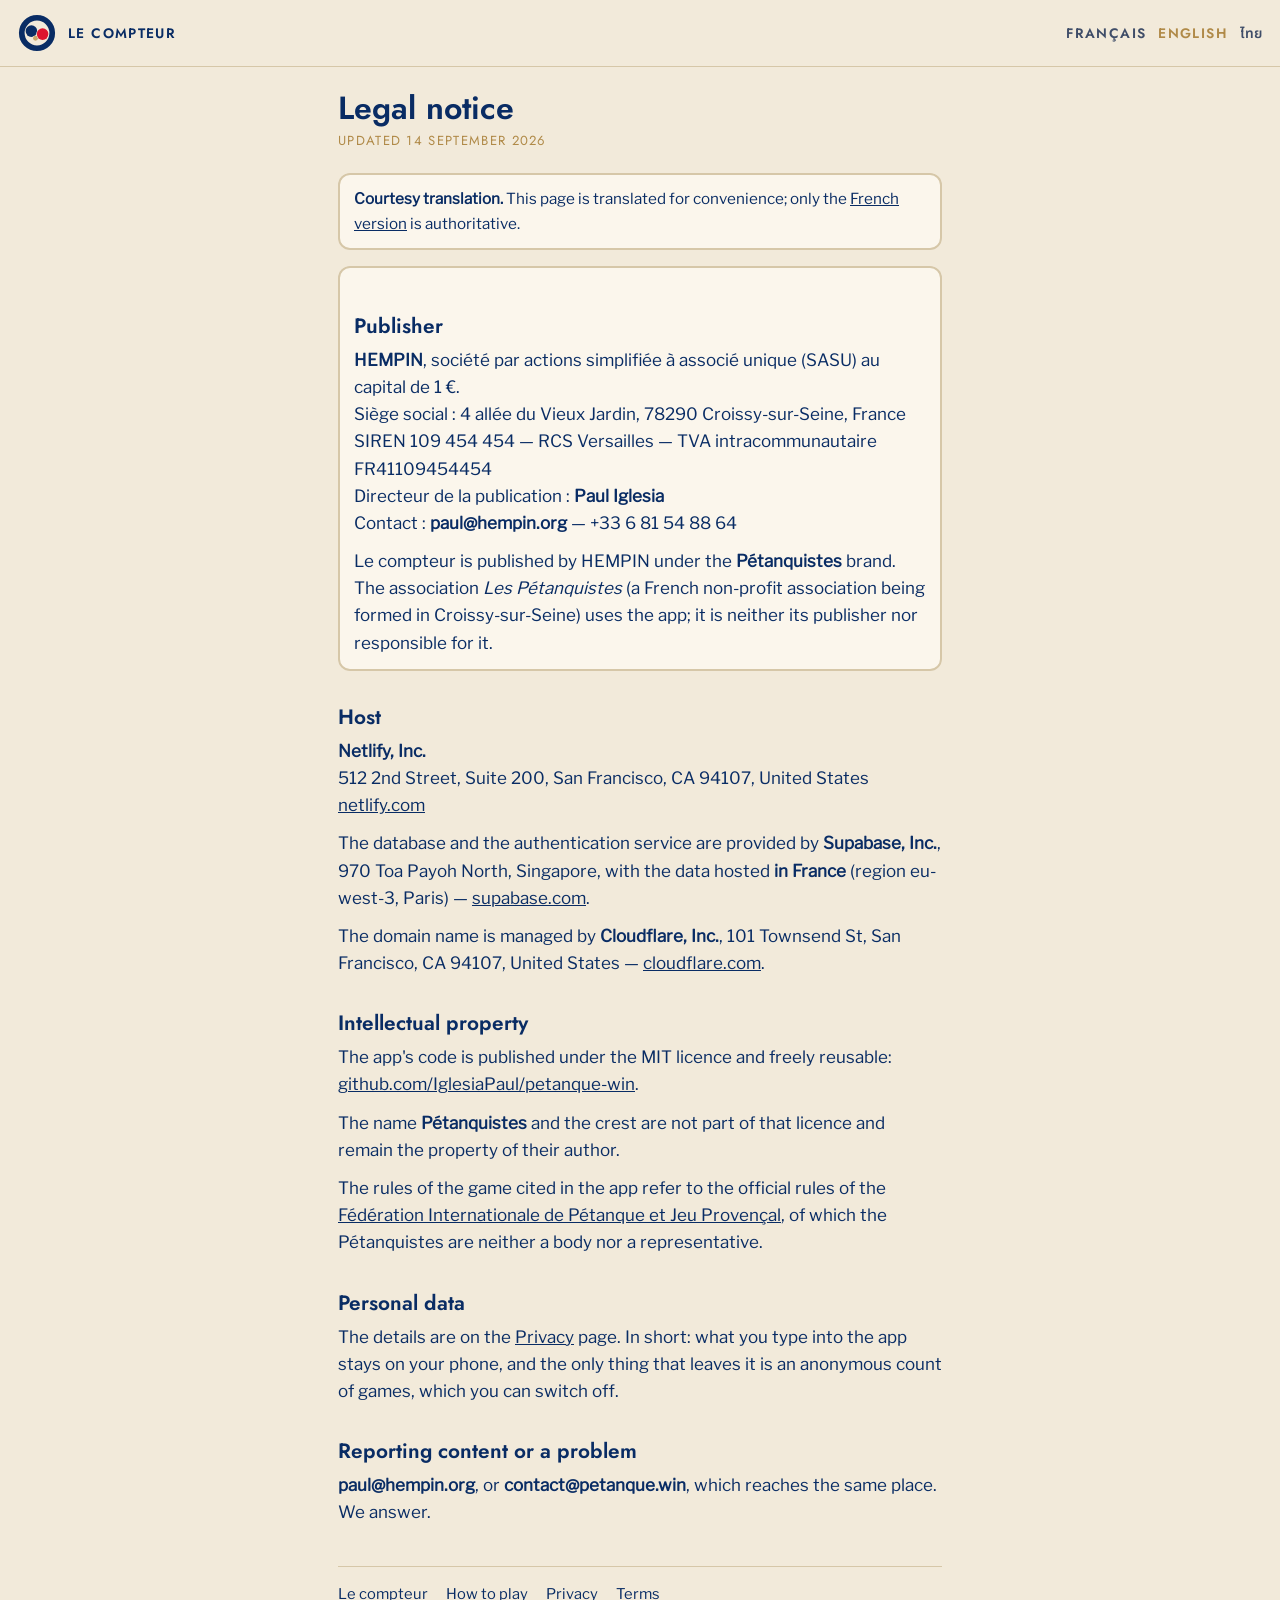
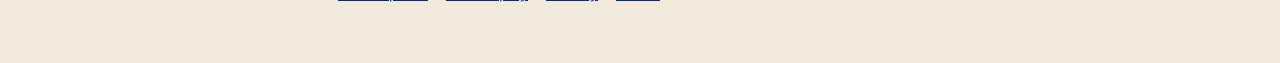
<file: en/mentions-legales.html>
<!doctype html>
<html lang="en">
<head>
<meta charset="utf-8">
<meta name="viewport" content="width=device-width,initial-scale=1,viewport-fit=cover">
<title>Legal notice — Le compteur</title>
<meta name="description" content="Publisher, host and contact for the site petanque.win.">
<link rel="canonical" href="https://petanque.win/en/mentions-legales.html">
<link rel="alternate" hreflang="fr" href="https://petanque.win/mentions-legales.html">
<link rel="alternate" hreflang="en" href="https://petanque.win/en/mentions-legales.html">
<link rel="alternate" hreflang="th" href="https://petanque.win/th/mentions-legales.html">
<link rel="alternate" hreflang="x-default" href="https://petanque.win/mentions-legales.html">
<meta property="og:type" content="article">
<meta property="og:site_name" content="Pétanquistes">
<meta property="og:locale" content="en_GB">
<meta property="og:locale:alternate" content="fr_FR">
<meta property="og:locale:alternate" content="th_TH">
<meta property="og:url" content="https://petanque.win/en/mentions-legales.html">
<meta property="og:title" content="Legal notice — Le compteur">
<meta property="og:description" content="Publisher, host and contact for the site petanque.win.">
<meta property="og:image" content="https://petanque.win/og.png">
<meta name="theme-color" content="#092C64">
<link rel="icon" href="../icons/icon-192.png">
<link rel="stylesheet" href="../legal.css">
</head>
<body>
<div class="bandeau"><img src="../icons/blason.svg" alt="" width="38" height="38">
  <a href=".././">Le compteur</a>
  <nav class="langues" aria-label="Other languages"><a href="../mentions-legales.html" lang="fr" hreflang="fr">Français</a> <a href="../en/mentions-legales.html" lang="en" hreflang="en" aria-current="page">English</a> <a href="../th/mentions-legales.html" lang="th" hreflang="th">ไทย</a></nav></div>
<main>
<h1>Legal notice</h1>
<p class="maj">Updated 14 September 2026</p>
<div class="encadre courtoisie" lang="en"><p><b>Courtesy translation.</b> This page is translated for convenience; only the <a href="../mentions-legales.html">French version</a> is authoritative.</p></div>
<div class="encadre">
<h2>Publisher</h2>
<p><b>HEMPIN</b>, société par actions simplifiée à associé unique (SASU) au capital de 1 €.<br>
Siège social : 4 allée du Vieux Jardin, 78290 Croissy-sur-Seine, France<br>
SIREN 109&nbsp;454&nbsp;454 — RCS Versailles — TVA intracommunautaire FR41109454454<br>
Directeur de la publication : <b>Paul Iglesia</b><br>
Contact : <b>paul@hempin.org</b> — +33 6 81 54 88 64</p>
<p>Le compteur is published by HEMPIN under the <b>Pétanquistes</b> brand. The association
<i>Les Pétanquistes</i> (a French non-profit association being formed in Croissy-sur-Seine) uses
the app; it is neither its publisher nor responsible for it.</p>

</div>
<h2>Host</h2>
<p><b>Netlify, Inc.</b><br>
512 2nd Street, Suite 200, San Francisco, CA 94107, United States<br>
<a href="https://www.netlify.com">netlify.com</a></p>
<p>The database and the authentication service are provided by <b>Supabase, Inc.</b>,
970 Toa Payoh North, Singapore, with the data hosted <b>in France</b> (region eu-west-3, Paris)
— <a href="https://supabase.com">supabase.com</a>.</p>
<p>The domain name is managed by <b>Cloudflare, Inc.</b>, 101 Townsend St, San Francisco,
CA 94107, United States — <a href="https://www.cloudflare.com">cloudflare.com</a>.</p>

<h2>Intellectual property</h2>
<p>The app's code is published under the MIT licence and freely reusable:
<a href="https://github.com/IglesiaPaul/petanque-win">github.com/IglesiaPaul/petanque-win</a>.</p>
<p>The name <b>Pétanquistes</b> and the crest are not part of that licence and remain the
property of their author.</p>
<p>The rules of the game cited in the app refer to the official rules of the
<a href="https://fipjp.org">Fédération Internationale de Pétanque et Jeu Provençal</a>, of which
the Pétanquistes are neither a body nor a representative.</p>

<h2>Personal data</h2>
<p>The details are on the <a href="confidentialite.html">Privacy</a> page. In short: what you
type into the app stays on your phone, and the only thing that leaves it is an anonymous count
of games, which you can switch off.</p>

<h2>Reporting content or a problem</h2>
<p><b>paul@hempin.org</b>, or <b>contact@petanque.win</b>, which reaches the same place. We
answer.</p>
<div class="pied">
  <a href=".././">Le compteur</a>
  <a href="jouer.html">How to play</a>
  <a href="confidentialite.html">Privacy</a>
  <a href="conditions.html">Terms</a>
</div>
</main>
</body>
</html>
</file>
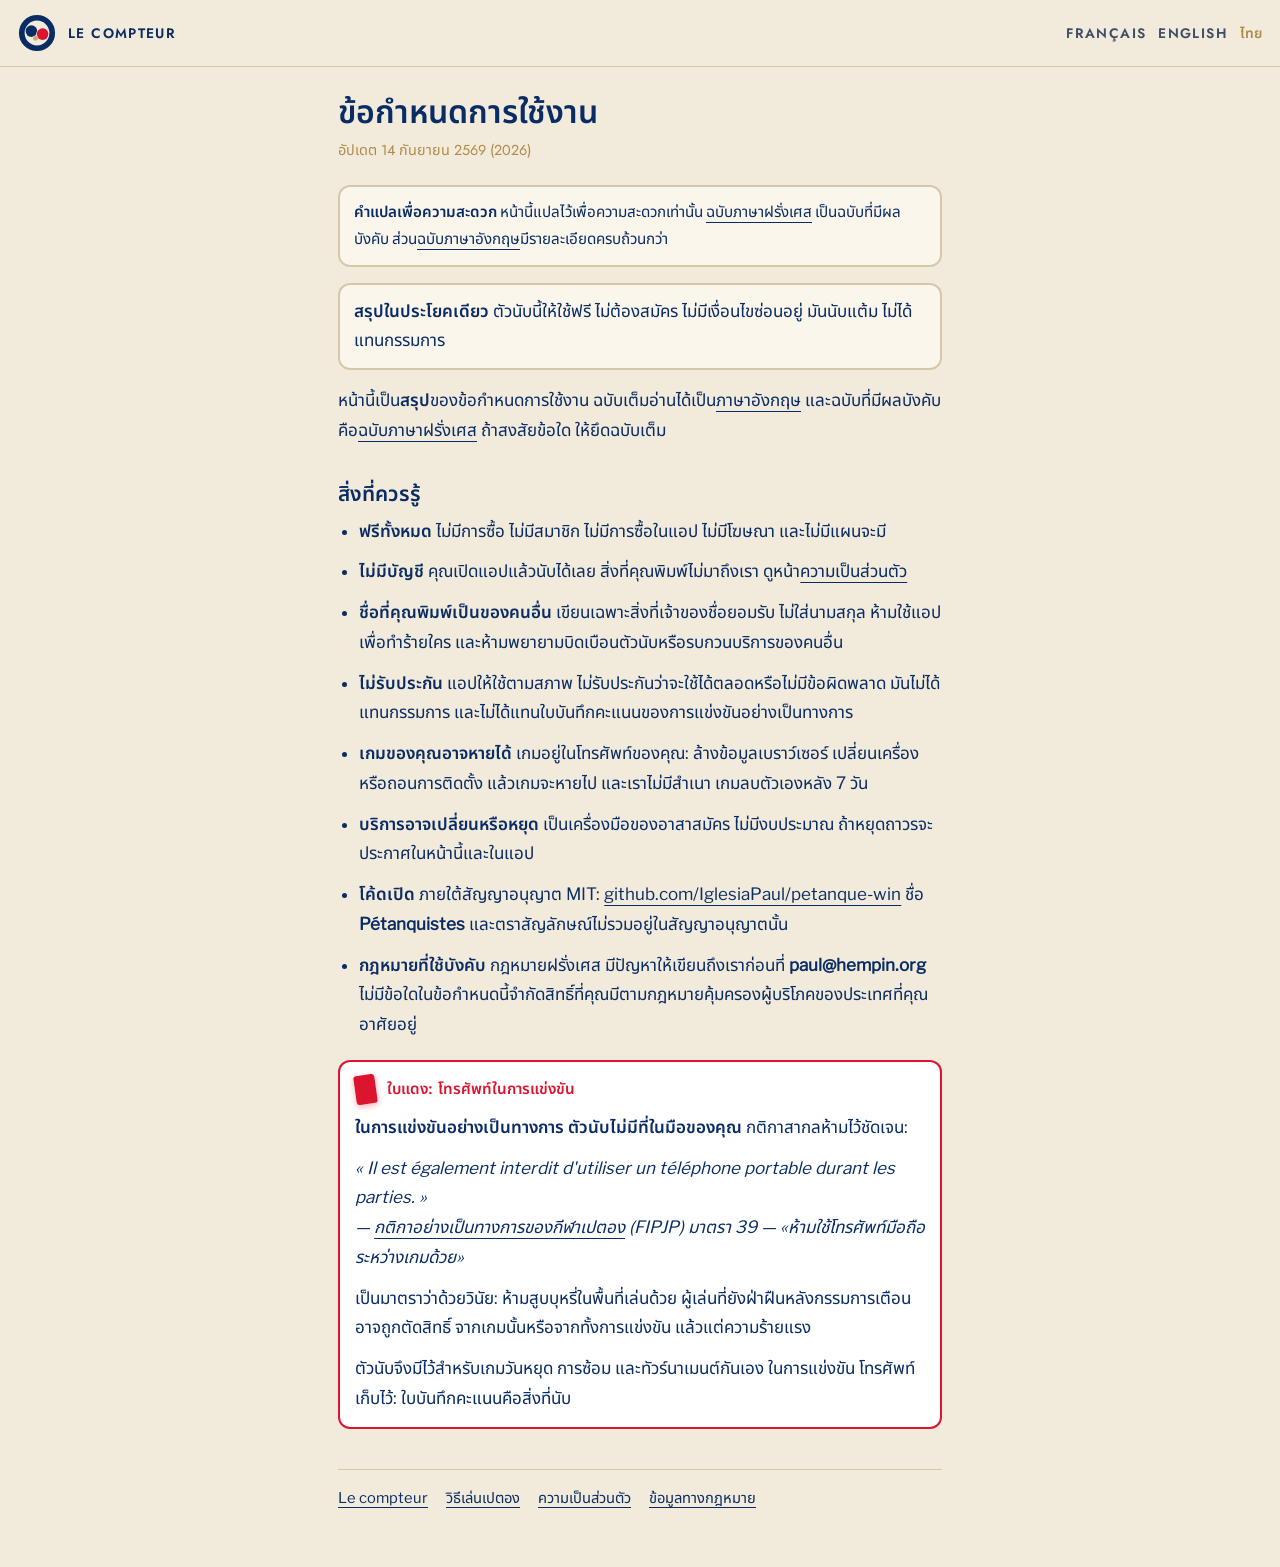
<file: th/conditions.html>
<!doctype html>
<html lang="th">
<head>
<meta charset="utf-8">
<meta name="viewport" content="width=device-width,initial-scale=1,viewport-fit=cover">
<title>ข้อกำหนดการใช้งาน — Le compteur</title>
<meta name="description" content="สรุปข้อกำหนดการใช้ตัวนับ: ฟรี ไม่ต้องสมัคร ไม่รับประกันผล ฉบับเต็มเป็นภาษาอังกฤษและฝรั่งเศส">
<link rel="canonical" href="https://petanque.win/th/conditions.html">
<link rel="alternate" hreflang="fr" href="https://petanque.win/conditions.html">
<link rel="alternate" hreflang="en" href="https://petanque.win/en/conditions.html">
<link rel="alternate" hreflang="th" href="https://petanque.win/th/conditions.html">
<link rel="alternate" hreflang="x-default" href="https://petanque.win/conditions.html">
<meta property="og:type" content="article">
<meta property="og:site_name" content="Pétanquistes">
<meta property="og:locale" content="th_TH">
<meta property="og:locale:alternate" content="fr_FR">
<meta property="og:locale:alternate" content="en_GB">
<meta property="og:url" content="https://petanque.win/th/conditions.html">
<meta property="og:title" content="ข้อกำหนดการใช้งาน — Le compteur">
<meta property="og:description" content="สรุปข้อกำหนดการใช้ตัวนับ: ฟรี ไม่ต้องสมัคร ไม่รับประกันผล ฉบับเต็มเป็นภาษาอังกฤษและฝรั่งเศส">
<meta property="og:image" content="https://petanque.win/og.png">
<meta name="theme-color" content="#092C64">
<link rel="icon" href="../icons/icon-192.png">
<link rel="stylesheet" href="../legal.css">
</head>
<body>
<div class="bandeau"><img src="../icons/blason.svg" alt="" width="38" height="38">
  <a href=".././">Le compteur</a>
  <nav class="langues" aria-label="ภาษาอื่น"><a href="../conditions.html" lang="fr" hreflang="fr">Français</a> <a href="../en/conditions.html" lang="en" hreflang="en">English</a> <a href="../th/conditions.html" lang="th" hreflang="th" aria-current="page">ไทย</a></nav></div>
<main>
<h1>ข้อกำหนดการใช้งาน</h1>
<p class="maj">อัปเดต 14 กันยายน 2569 (2026)</p>
<div class="encadre courtoisie" lang="th"><p><b>คำแปลเพื่อความสะดวก</b> หน้านี้แปลไว้เพื่อความสะดวกเท่านั้น <a href="../conditions.html">ฉบับภาษาฝรั่งเศส</a> เป็นฉบับที่มีผลบังคับ ส่วน<a href="../en/conditions.html">ฉบับภาษาอังกฤษ</a>มีรายละเอียดครบถ้วนกว่า</p></div>
<div class="encadre">
<p><b>สรุปในประโยคเดียว</b> ตัวนับนี้ให้ใช้ฟรี ไม่ต้องสมัคร ไม่มีเงื่อนไขซ่อนอยู่ มันนับแต้ม ไม่ได้แทนกรรมการ</p>
</div>
<p>หน้านี้เป็น<b>สรุป</b>ของข้อกำหนดการใช้งาน ฉบับเต็มอ่านได้เป็น<a href="../en/conditions.html">ภาษาอังกฤษ</a>
และฉบับที่มีผลบังคับคือ<a href="../conditions.html">ฉบับภาษาฝรั่งเศส</a> ถ้าสงสัยข้อใด ให้ยึดฉบับเต็ม</p>

<h2>สิ่งที่ควรรู้</h2>
<ul>
<li><b>ฟรีทั้งหมด</b> ไม่มีการซื้อ ไม่มีสมาชิก ไม่มีการซื้อในแอป ไม่มีโฆษณา และไม่มีแผนจะมี</li>
<li><b>ไม่มีบัญชี</b> คุณเปิดแอปแล้วนับได้เลย สิ่งที่คุณพิมพ์ไม่มาถึงเรา
ดูหน้า<a href="confidentialite.html">ความเป็นส่วนตัว</a></li>
<li><b>ชื่อที่คุณพิมพ์เป็นของคนอื่น</b> เขียนเฉพาะสิ่งที่เจ้าของชื่อยอมรับ ไม่ใส่นามสกุล ห้ามใช้แอปเพื่อทำร้ายใคร
และห้ามพยายามบิดเบือนตัวนับหรือรบกวนบริการของคนอื่น</li>
<li><b>ไม่รับประกัน</b> แอปให้ใช้ตามสภาพ ไม่รับประกันว่าจะใช้ได้ตลอดหรือไม่มีข้อผิดพลาด มันไม่ได้แทนกรรมการ
และไม่ได้แทนใบบันทึกคะแนนของการแข่งขันอย่างเป็นทางการ</li>
<li><b>เกมของคุณอาจหายได้</b> เกมอยู่ในโทรศัพท์ของคุณ: ล้างข้อมูลเบราว์เซอร์ เปลี่ยนเครื่อง หรือถอนการติดตั้ง
แล้วเกมจะหายไป และเราไม่มีสำเนา เกมลบตัวเองหลัง 7 วัน</li>
<li><b>บริการอาจเปลี่ยนหรือหยุด</b> เป็นเครื่องมือของอาสาสมัคร ไม่มีงบประมาณ ถ้าหยุดถาวรจะประกาศในหน้านี้และในแอป</li>
<li><b>โค้ดเปิด</b> ภายใต้สัญญาอนุญาต MIT: <a href="https://github.com/IglesiaPaul/petanque-win">github.com/IglesiaPaul/petanque-win</a>
ชื่อ <b>Pétanquistes</b> และตราสัญลักษณ์ไม่รวมอยู่ในสัญญาอนุญาตนั้น</li>
<li><b>กฎหมายที่ใช้บังคับ</b> กฎหมายฝรั่งเศส มีปัญหาให้เขียนถึงเราก่อนที่ <b>paul@hempin.org</b>
ไม่มีข้อใดในข้อกำหนดนี้จำกัดสิทธิ์ที่คุณมีตามกฎหมายคุ้มครองผู้บริโภคของประเทศที่คุณอาศัยอยู่</li>
</ul>

<div class="carton" id="carton">
<div class="etiquette"><span class="carte" aria-hidden="true"></span>
<h3>ใบแดง: โทรศัพท์ในการแข่งขัน</h3></div>
<p><b>ในการแข่งขันอย่างเป็นทางการ ตัวนับไม่มีที่ในมือของคุณ</b> กติกาสากลห้ามไว้ชัดเจน:</p>
<p class="cite"><span lang="fr">« Il est également interdit d'utiliser un téléphone portable durant les
parties. »</span><br>
— <a href="https://fipjp.org/images/pdf/reglements/REGLEMENT-OFFICIEL-SPORT-PETANQUE.pdf">กติกาอย่างเป็นทางการของกีฬาเปตอง</a>
(FIPJP) มาตรา 39 — «ห้ามใช้โทรศัพท์มือถือระหว่างเกมด้วย»</p>
<p>เป็นมาตราว่าด้วยวินัย: ห้ามสูบบุหรี่ในพื้นที่เล่นด้วย ผู้เล่นที่ยังฝ่าฝืนหลังกรรมการเตือนอาจถูกตัดสิทธิ์
จากเกมนั้นหรือจากทั้งการแข่งขัน แล้วแต่ความร้ายแรง</p>
<p>ตัวนับจึงมีไว้สำหรับเกมวันหยุด การซ้อม และทัวร์นาเมนต์กันเอง ในการแข่งขัน โทรศัพท์เก็บไว้:
ใบบันทึกคะแนนคือสิ่งที่นับ</p>
</div>
<div class="pied">
  <a href=".././">Le compteur</a>
  <a href="jouer.html">วิธีเล่นเปตอง</a>
  <a href="confidentialite.html">ความเป็นส่วนตัว</a>
  <a href="mentions-legales.html">ข้อมูลทางกฎหมาย</a>
</div>
</main>
</body>
</html>
</file>
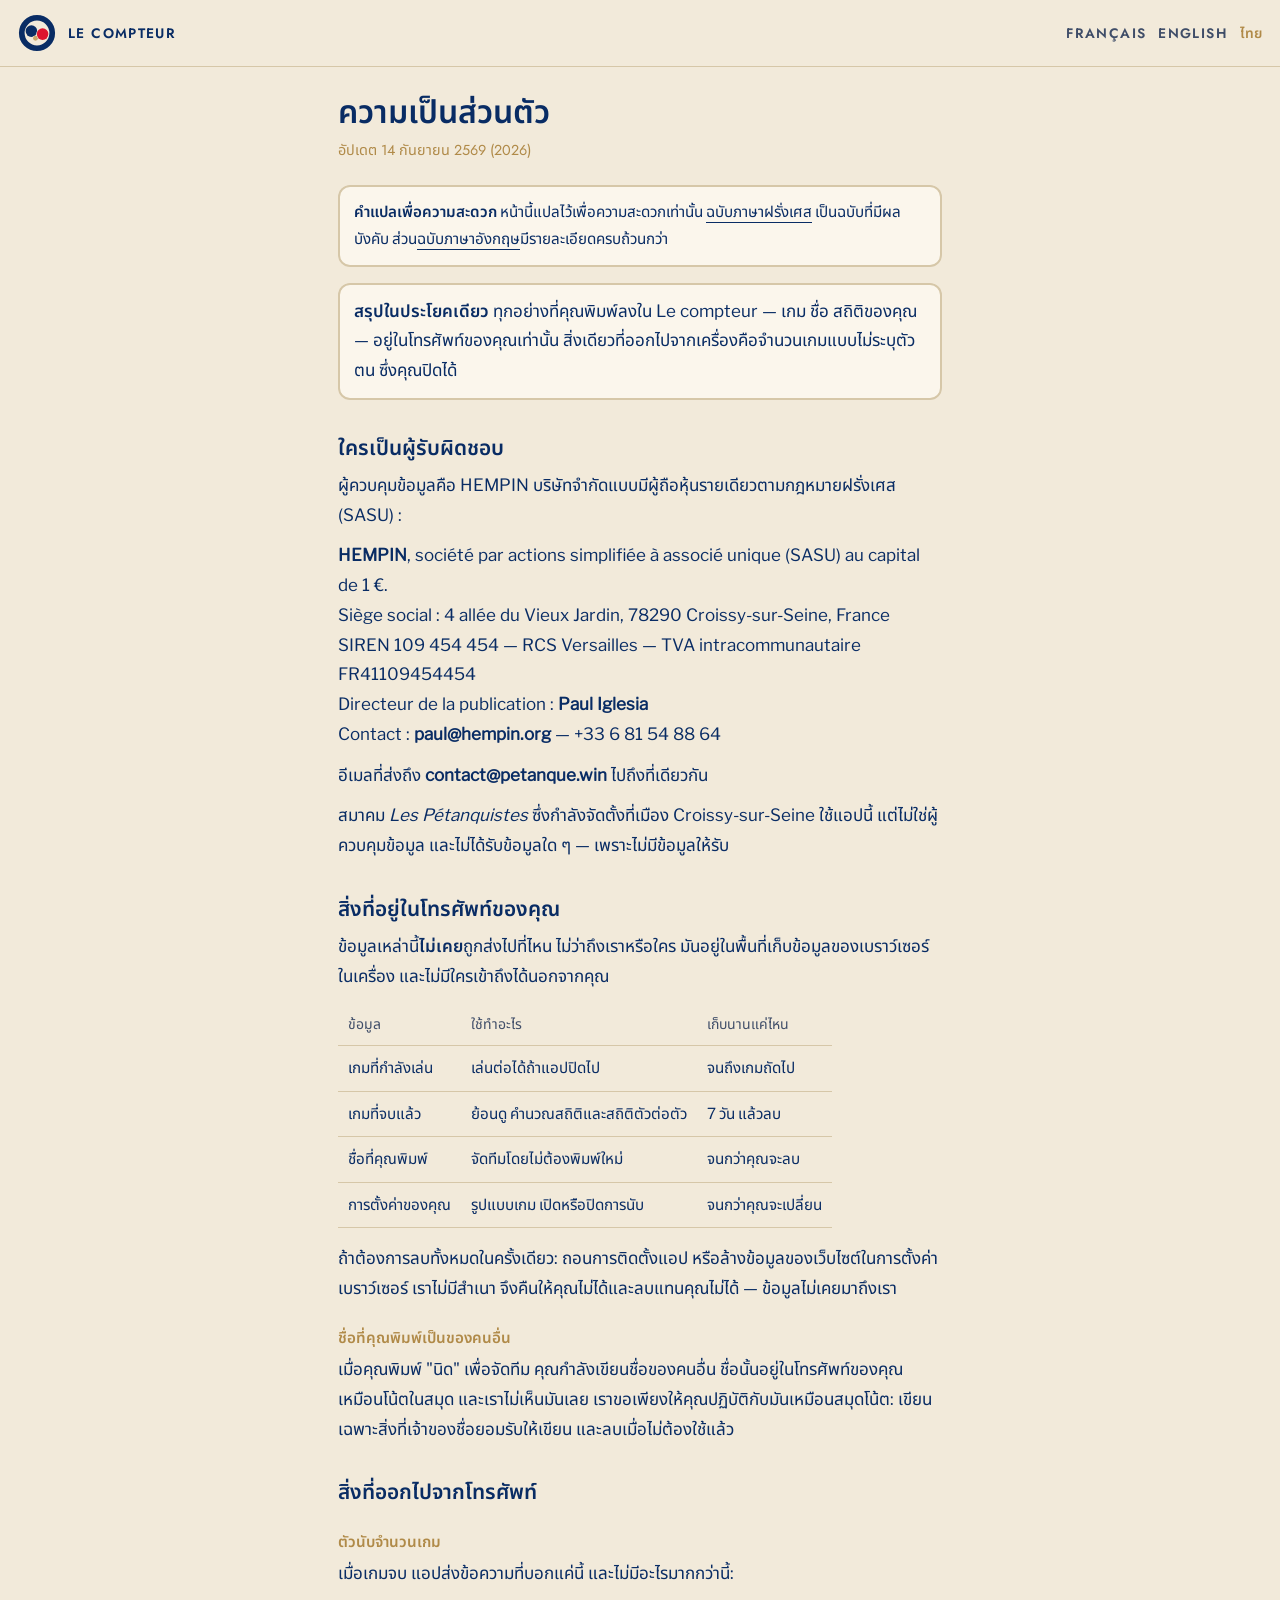
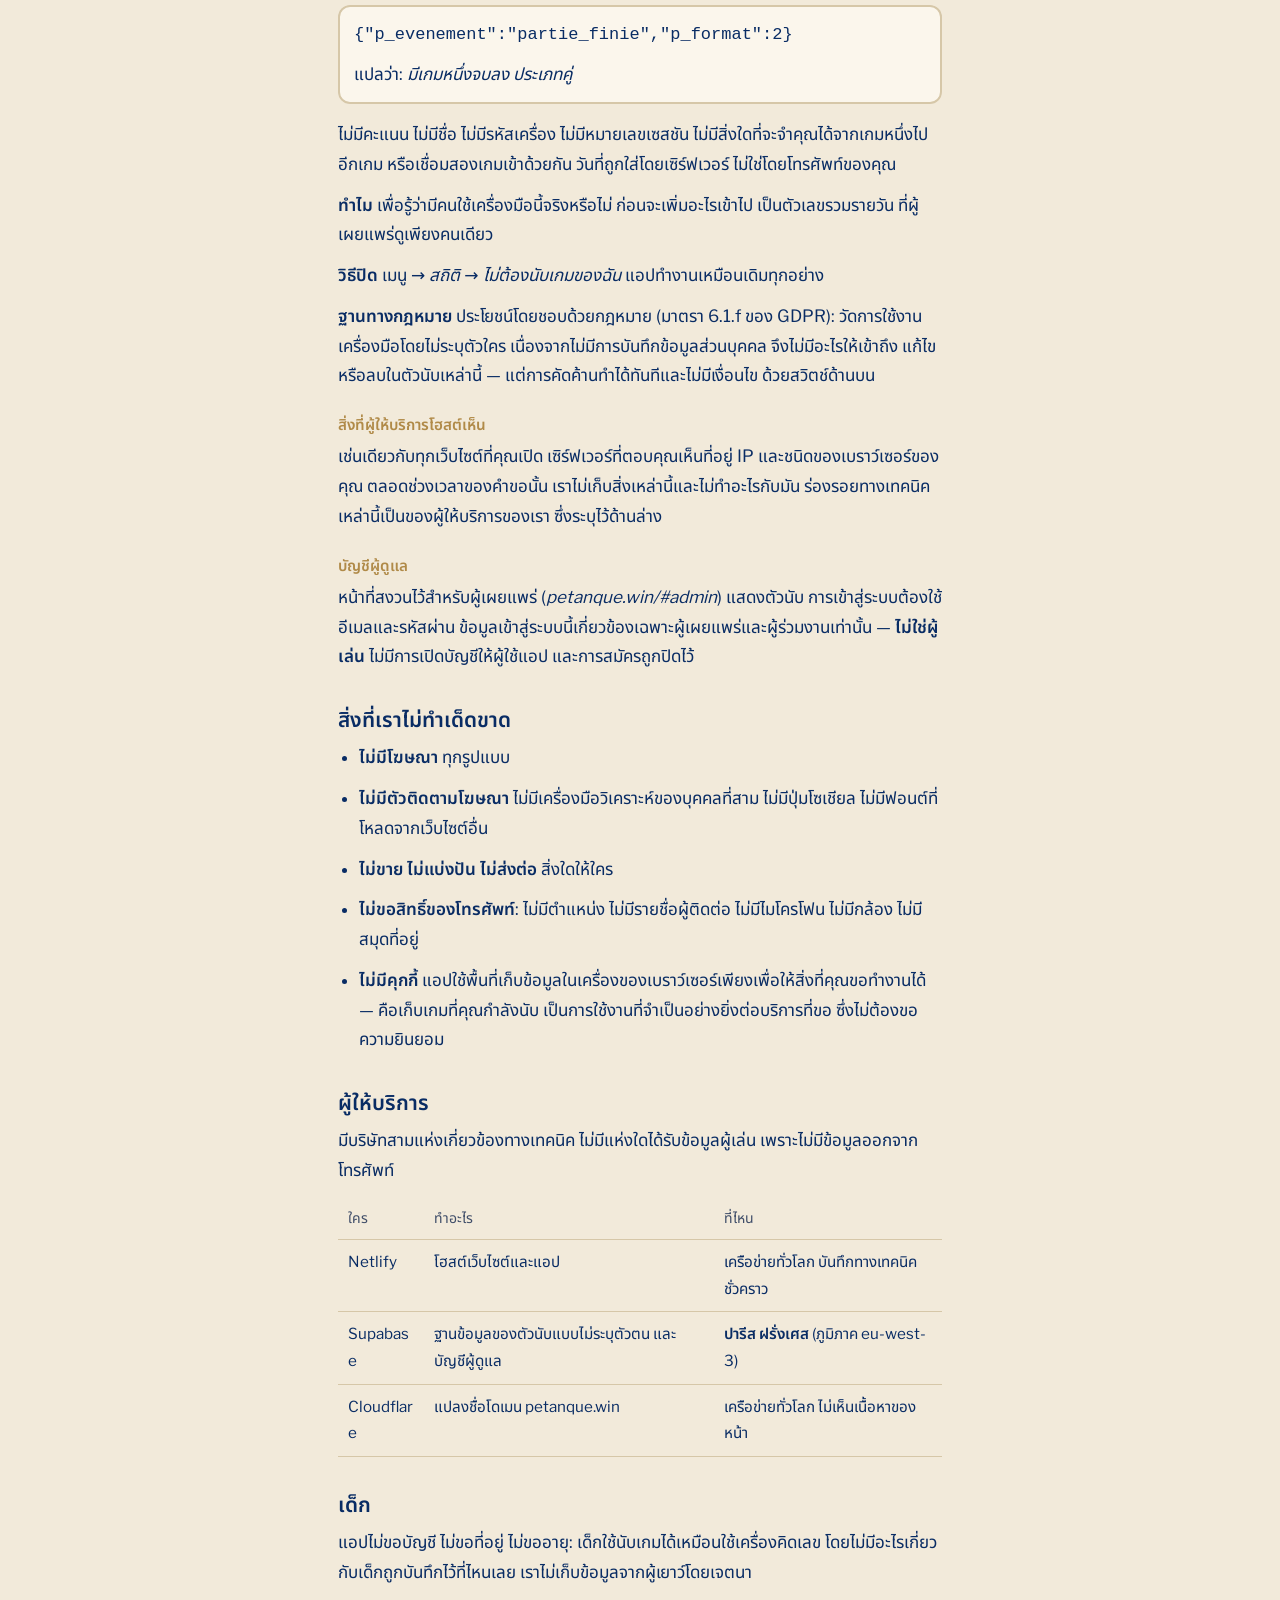
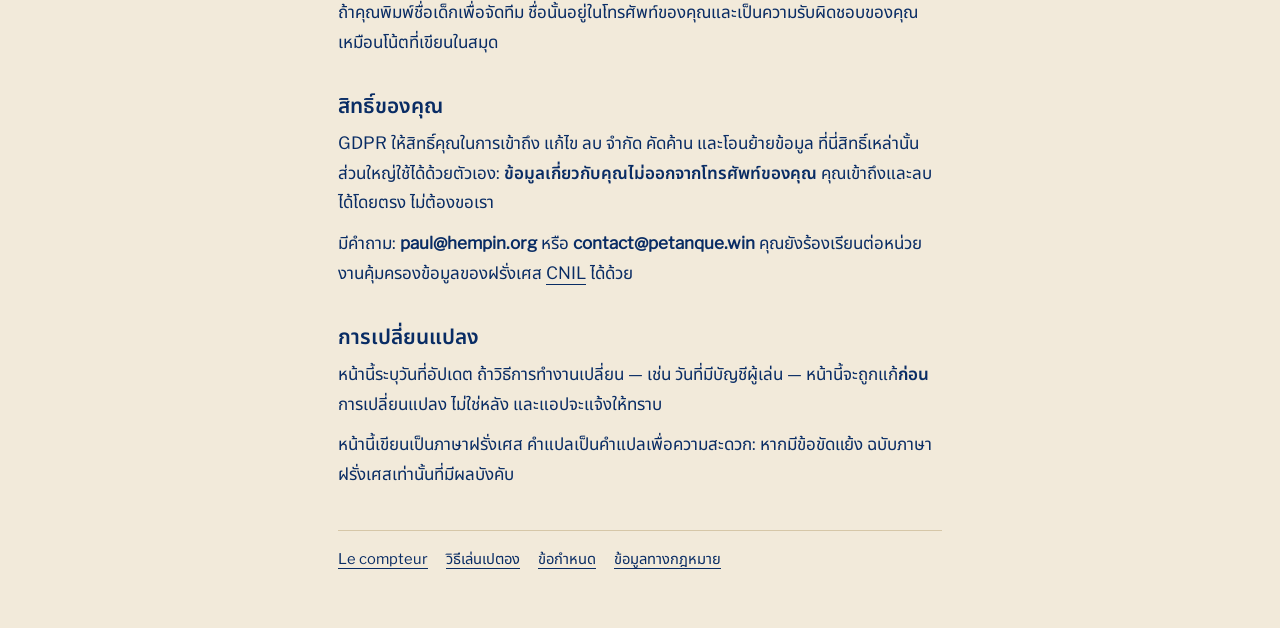
<file: th/confidentialite.html>
<!doctype html>
<html lang="th">
<head>
<meta charset="utf-8">
<meta name="viewport" content="width=device-width,initial-scale=1,viewport-fit=cover">
<title>ความเป็นส่วนตัว — Le compteur</title>
<meta name="description" content="Le compteur เก็บอะไรไว้ ส่งอะไรออกไป และไม่ทำอะไรเด็ดขาด">
<link rel="canonical" href="https://petanque.win/th/confidentialite.html">
<link rel="alternate" hreflang="fr" href="https://petanque.win/confidentialite.html">
<link rel="alternate" hreflang="en" href="https://petanque.win/en/confidentialite.html">
<link rel="alternate" hreflang="th" href="https://petanque.win/th/confidentialite.html">
<link rel="alternate" hreflang="x-default" href="https://petanque.win/confidentialite.html">
<meta property="og:type" content="article">
<meta property="og:site_name" content="Pétanquistes">
<meta property="og:locale" content="th_TH">
<meta property="og:locale:alternate" content="fr_FR">
<meta property="og:locale:alternate" content="en_GB">
<meta property="og:url" content="https://petanque.win/th/confidentialite.html">
<meta property="og:title" content="ความเป็นส่วนตัว — Le compteur">
<meta property="og:description" content="Le compteur เก็บอะไรไว้ ส่งอะไรออกไป และไม่ทำอะไรเด็ดขาด">
<meta property="og:image" content="https://petanque.win/og.png">
<meta name="theme-color" content="#092C64">
<link rel="icon" href="../icons/icon-192.png">
<link rel="stylesheet" href="../legal.css">
</head>
<body>
<div class="bandeau"><img src="../icons/blason.svg" alt="" width="38" height="38">
  <a href=".././">Le compteur</a>
  <nav class="langues" aria-label="ภาษาอื่น"><a href="../confidentialite.html" lang="fr" hreflang="fr">Français</a> <a href="../en/confidentialite.html" lang="en" hreflang="en">English</a> <a href="../th/confidentialite.html" lang="th" hreflang="th" aria-current="page">ไทย</a></nav></div>
<main>
<h1>ความเป็นส่วนตัว</h1>
<p class="maj">อัปเดต 14 กันยายน 2569 (2026)</p>
<div class="encadre courtoisie" lang="th"><p><b>คำแปลเพื่อความสะดวก</b> หน้านี้แปลไว้เพื่อความสะดวกเท่านั้น <a href="../confidentialite.html">ฉบับภาษาฝรั่งเศส</a> เป็นฉบับที่มีผลบังคับ ส่วน<a href="../en/confidentialite.html">ฉบับภาษาอังกฤษ</a>มีรายละเอียดครบถ้วนกว่า</p></div>
<div class="encadre">
<p><b>สรุปในประโยคเดียว</b> ทุกอย่างที่คุณพิมพ์ลงใน Le compteur — เกม ชื่อ สถิติของคุณ — อยู่ในโทรศัพท์ของคุณเท่านั้น
สิ่งเดียวที่ออกไปจากเครื่องคือจำนวนเกมแบบไม่ระบุตัวตน ซึ่งคุณปิดได้</p>
</div>

<h2>ใครเป็นผู้รับผิดชอบ</h2>
<p>ผู้ควบคุมข้อมูลคือ HEMPIN บริษัทจำกัดแบบมีผู้ถือหุ้นรายเดียวตามกฎหมายฝรั่งเศส (SASU)&nbsp;:</p>
<p><b>HEMPIN</b>, société par actions simplifiée à associé unique (SASU) au capital de 1 €.<br>
Siège social : 4 allée du Vieux Jardin, 78290 Croissy-sur-Seine, France<br>
SIREN 109&nbsp;454&nbsp;454 — RCS Versailles — TVA intracommunautaire FR41109454454<br>
Directeur de la publication : <b>Paul Iglesia</b><br>
Contact : <b>paul@hempin.org</b> — +33 6 81 54 88 64</p>
<p>อีเมลที่ส่งถึง <b>contact@petanque.win</b> ไปถึงที่เดียวกัน</p>
<p>สมาคม <i>Les Pétanquistes</i> ซึ่งกำลังจัดตั้งที่เมือง Croissy-sur-Seine ใช้แอปนี้ แต่ไม่ใช่ผู้ควบคุมข้อมูล
และไม่ได้รับข้อมูลใด ๆ — เพราะไม่มีข้อมูลให้รับ</p>

<h2>สิ่งที่อยู่ในโทรศัพท์ของคุณ</h2>
<p>ข้อมูลเหล่านี้<b>ไม่เคย</b>ถูกส่งไปที่ไหน ไม่ว่าถึงเราหรือใคร มันอยู่ในพื้นที่เก็บข้อมูลของเบราว์เซอร์ในเครื่อง
และไม่มีใครเข้าถึงได้นอกจากคุณ</p>
<table>
<tr><th>ข้อมูล</th><th>ใช้ทำอะไร</th><th>เก็บนานแค่ไหน</th></tr>
<tr><td>เกมที่กำลังเล่น</td><td>เล่นต่อได้ถ้าแอปปิดไป</td><td>จนถึงเกมถัดไป</td></tr>
<tr><td>เกมที่จบแล้ว</td><td>ย้อนดู คำนวณสถิติและสถิติตัวต่อตัว</td><td>7 วัน แล้วลบ</td></tr>
<tr><td>ชื่อที่คุณพิมพ์</td><td>จัดทีมโดยไม่ต้องพิมพ์ใหม่</td><td>จนกว่าคุณจะลบ</td></tr>
<tr><td>การตั้งค่าของคุณ</td><td>รูปแบบเกม เปิดหรือปิดการนับ</td><td>จนกว่าคุณจะเปลี่ยน</td></tr>
</table>
<p>ถ้าต้องการลบทั้งหมดในครั้งเดียว: ถอนการติดตั้งแอป หรือล้างข้อมูลของเว็บไซต์ในการตั้งค่าเบราว์เซอร์
เราไม่มีสำเนา จึงคืนให้คุณไม่ได้และลบแทนคุณไม่ได้ — ข้อมูลไม่เคยมาถึงเรา</p>

<h3>ชื่อที่คุณพิมพ์เป็นของคนอื่น</h3>
<p>เมื่อคุณพิมพ์ "นิด" เพื่อจัดทีม คุณกำลังเขียนชื่อของคนอื่น ชื่อนั้นอยู่ในโทรศัพท์ของคุณเหมือนโน้ตในสมุด
และเราไม่เห็นมันเลย เราขอเพียงให้คุณปฏิบัติกับมันเหมือนสมุดโน้ต: เขียนเฉพาะสิ่งที่เจ้าของชื่อยอมรับให้เขียน
และลบเมื่อไม่ต้องใช้แล้ว</p>

<h2>สิ่งที่ออกไปจากโทรศัพท์</h2>
<h3>ตัวนับจำนวนเกม</h3>
<p>เมื่อเกมจบ แอปส่งข้อความที่บอกแค่นี้ และไม่มีอะไรมากกว่านี้:</p>
<div class="encadre"><p><code>{"p_evenement":"partie_finie","p_format":2}</code></p>
<p>แปลว่า: <i>มีเกมหนึ่งจบลง ประเภทคู่</i></p></div>
<p>ไม่มีคะแนน ไม่มีชื่อ ไม่มีรหัสเครื่อง ไม่มีหมายเลขเซสชัน ไม่มีสิ่งใดที่จะจำคุณได้จากเกมหนึ่งไปอีกเกม
หรือเชื่อมสองเกมเข้าด้วยกัน วันที่ถูกใส่โดยเซิร์ฟเวอร์ ไม่ใช่โดยโทรศัพท์ของคุณ</p>
<p><b>ทำไม</b> เพื่อรู้ว่ามีคนใช้เครื่องมือนี้จริงหรือไม่ ก่อนจะเพิ่มอะไรเข้าไป เป็นตัวเลขรวมรายวัน
ที่ผู้เผยแพร่ดูเพียงคนเดียว</p>
<p><b>วิธีปิด</b> เมนู → <i>สถิติ</i> → <i>ไม่ต้องนับเกมของฉัน</i>
แอปทำงานเหมือนเดิมทุกอย่าง</p>
<p><b>ฐานทางกฎหมาย</b> ประโยชน์โดยชอบด้วยกฎหมาย (มาตรา 6.1.f ของ GDPR): วัดการใช้งานเครื่องมือโดยไม่ระบุตัวใคร
เนื่องจากไม่มีการบันทึกข้อมูลส่วนบุคคล จึงไม่มีอะไรให้เข้าถึง แก้ไข หรือลบในตัวนับเหล่านี้ —
แต่การคัดค้านทำได้ทันทีและไม่มีเงื่อนไข ด้วยสวิตช์ด้านบน</p>

<h3>สิ่งที่ผู้ให้บริการโฮสต์เห็น</h3>
<p>เช่นเดียวกับทุกเว็บไซต์ที่คุณเปิด เซิร์ฟเวอร์ที่ตอบคุณเห็นที่อยู่ IP และชนิดของเบราว์เซอร์ของคุณ
ตลอดช่วงเวลาของคำขอนั้น เราไม่เก็บสิ่งเหล่านี้และไม่ทำอะไรกับมัน ร่องรอยทางเทคนิคเหล่านี้เป็นของผู้ให้บริการของเรา
ซึ่งระบุไว้ด้านล่าง</p>

<h3>บัญชีผู้ดูแล</h3>
<p>หน้าที่สงวนไว้สำหรับผู้เผยแพร่ (<i>petanque.win/#admin</i>) แสดงตัวนับ การเข้าสู่ระบบต้องใช้อีเมลและรหัสผ่าน
ข้อมูลเข้าสู่ระบบนี้เกี่ยวข้องเฉพาะผู้เผยแพร่และผู้ร่วมงานเท่านั้น — <b>ไม่ใช่ผู้เล่น</b>
ไม่มีการเปิดบัญชีให้ผู้ใช้แอป และการสมัครถูกปิดไว้</p>

<h2>สิ่งที่เราไม่ทำเด็ดขาด</h2>
<ul>
<li><b>ไม่มีโฆษณา</b> ทุกรูปแบบ</li>
<li><b>ไม่มีตัวติดตามโฆษณา</b> ไม่มีเครื่องมือวิเคราะห์ของบุคคลที่สาม ไม่มีปุ่มโซเชียล
ไม่มีฟอนต์ที่โหลดจากเว็บไซต์อื่น</li>
<li><b>ไม่ขาย ไม่แบ่งปัน ไม่ส่งต่อ</b> สิ่งใดให้ใคร</li>
<li><b>ไม่ขอสิทธิ์ของโทรศัพท์</b>: ไม่มีตำแหน่ง ไม่มีรายชื่อผู้ติดต่อ ไม่มีไมโครโฟน ไม่มีกล้อง ไม่มีสมุดที่อยู่</li>
<li><b>ไม่มีคุกกี้</b> แอปใช้พื้นที่เก็บข้อมูลในเครื่องของเบราว์เซอร์เพียงเพื่อให้สิ่งที่คุณขอทำงานได้ —
คือเก็บเกมที่คุณกำลังนับ เป็นการใช้งานที่จำเป็นอย่างยิ่งต่อบริการที่ขอ ซึ่งไม่ต้องขอความยินยอม</li>
</ul>

<h2>ผู้ให้บริการ</h2>
<p>มีบริษัทสามแห่งเกี่ยวข้องทางเทคนิค ไม่มีแห่งใดได้รับข้อมูลผู้เล่น เพราะไม่มีข้อมูลออกจากโทรศัพท์</p>
<table>
<tr><th>ใคร</th><th>ทำอะไร</th><th>ที่ไหน</th></tr>
<tr><td>Netlify</td><td>โฮสต์เว็บไซต์และแอป</td><td>เครือข่ายทั่วโลก บันทึกทางเทคนิคชั่วคราว</td></tr>
<tr><td>Supabase</td><td>ฐานข้อมูลของตัวนับแบบไม่ระบุตัวตน และบัญชีผู้ดูแล</td><td><b>ปารีส ฝรั่งเศส</b> (ภูมิภาค eu-west-3)</td></tr>
<tr><td>Cloudflare</td><td>แปลงชื่อโดเมน petanque.win</td><td>เครือข่ายทั่วโลก ไม่เห็นเนื้อหาของหน้า</td></tr>
</table>

<h2>เด็ก</h2>
<p>แอปไม่ขอบัญชี ไม่ขอที่อยู่ ไม่ขออายุ: เด็กใช้นับเกมได้เหมือนใช้เครื่องคิดเลข
โดยไม่มีอะไรเกี่ยวกับเด็กถูกบันทึกไว้ที่ไหนเลย เราไม่เก็บข้อมูลจากผู้เยาว์โดยเจตนา</p>
<p>ถ้าคุณพิมพ์ชื่อเด็กเพื่อจัดทีม ชื่อนั้นอยู่ในโทรศัพท์ของคุณและเป็นความรับผิดชอบของคุณ เหมือนโน้ตที่เขียนในสมุด</p>

<h2>สิทธิ์ของคุณ</h2>
<p>GDPR ให้สิทธิ์คุณในการเข้าถึง แก้ไข ลบ จำกัด คัดค้าน และโอนย้ายข้อมูล ที่นี่สิทธิ์เหล่านั้นส่วนใหญ่ใช้ได้ด้วยตัวเอง:
<b>ข้อมูลเกี่ยวกับคุณไม่ออกจากโทรศัพท์ของคุณ</b> คุณเข้าถึงและลบได้โดยตรง ไม่ต้องขอเรา</p>
<p>มีคำถาม: <b>paul@hempin.org</b> หรือ <b>contact@petanque.win</b> คุณยังร้องเรียนต่อหน่วยงานคุ้มครองข้อมูลของฝรั่งเศส
<a href="https://www.cnil.fr">CNIL</a> ได้ด้วย</p>

<h2>การเปลี่ยนแปลง</h2>
<p>หน้านี้ระบุวันที่อัปเดต ถ้าวิธีการทำงานเปลี่ยน — เช่น วันที่มีบัญชีผู้เล่น — หน้านี้จะถูกแก้<b>ก่อน</b>การเปลี่ยนแปลง
ไม่ใช่หลัง และแอปจะแจ้งให้ทราบ</p>
<p>หน้านี้เขียนเป็นภาษาฝรั่งเศส คำแปลเป็นคำแปลเพื่อความสะดวก: หากมีข้อขัดแย้ง ฉบับภาษาฝรั่งเศสเท่านั้นที่มีผลบังคับ</p>
<div class="pied">
  <a href=".././">Le compteur</a>
  <a href="jouer.html">วิธีเล่นเปตอง</a>
  <a href="conditions.html">ข้อกำหนด</a>
  <a href="mentions-legales.html">ข้อมูลทางกฎหมาย</a>
</div>
</main>
</body>
</html>
</file>
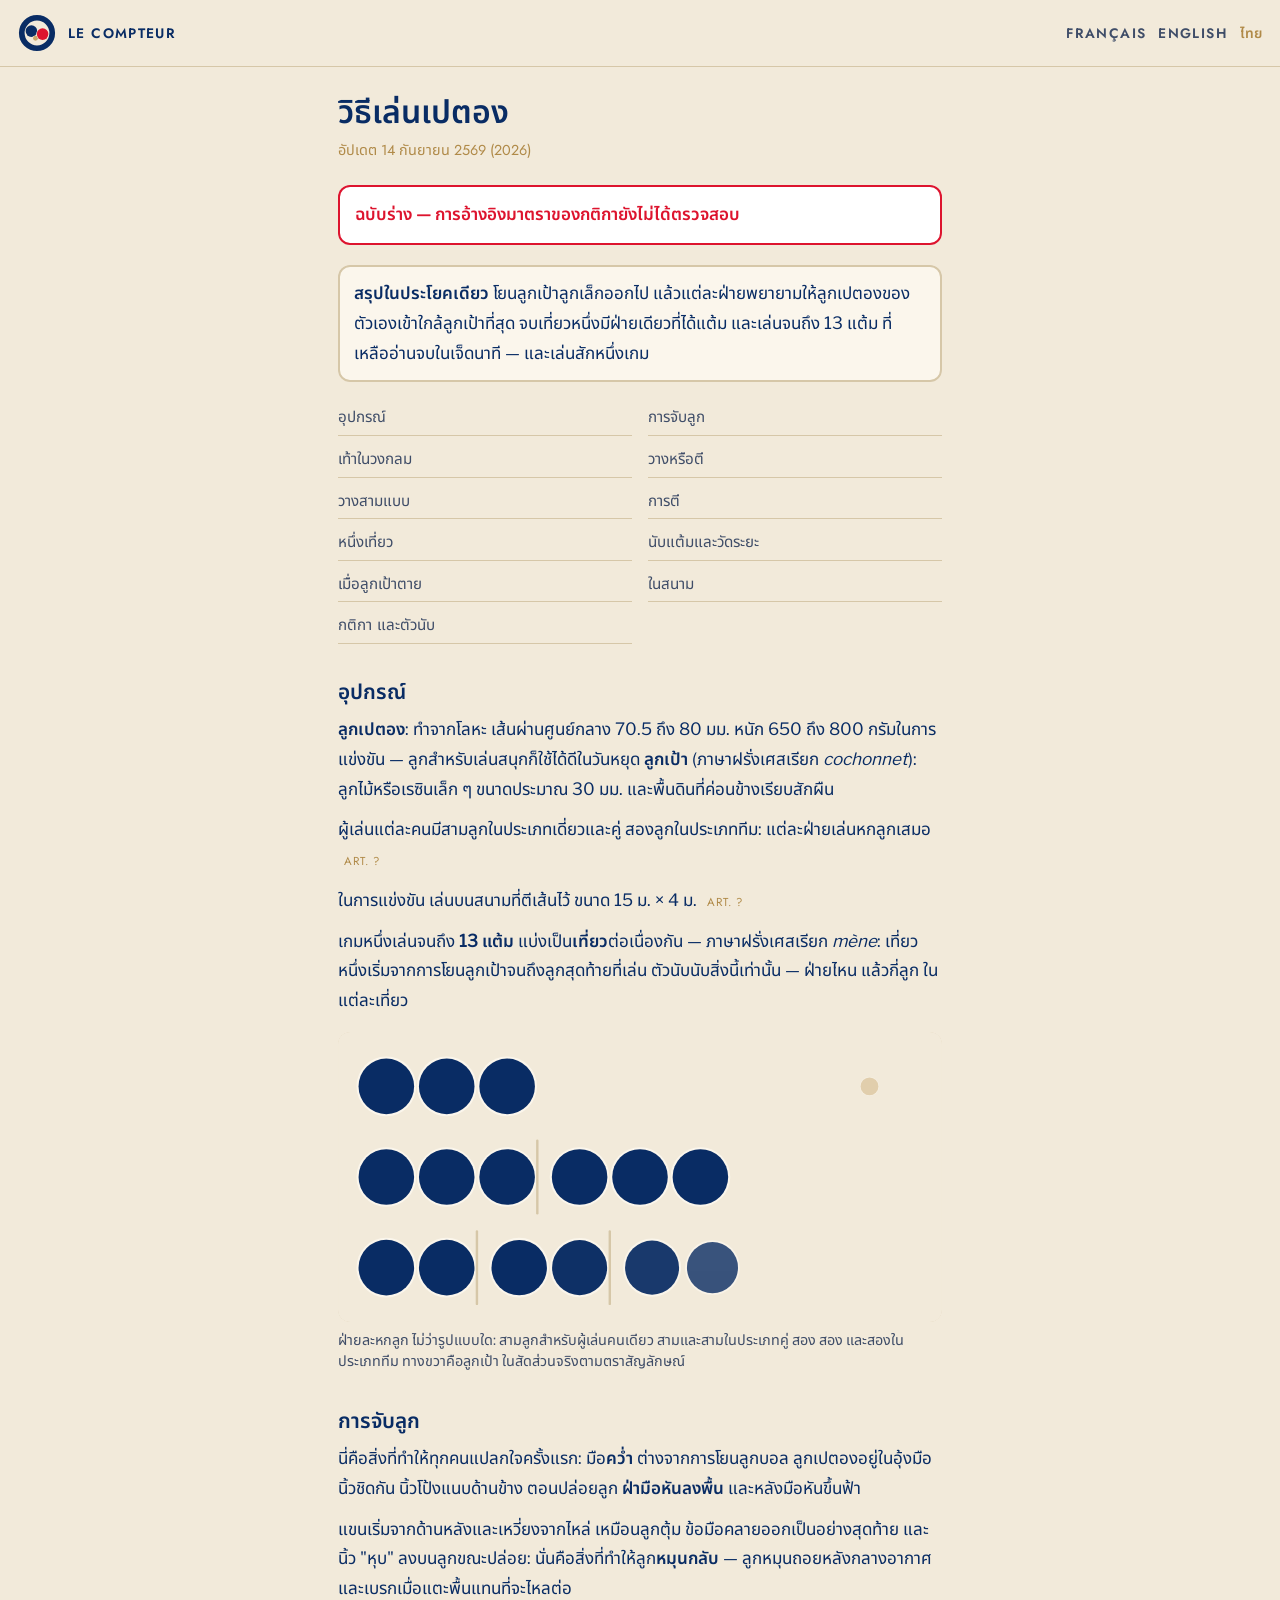
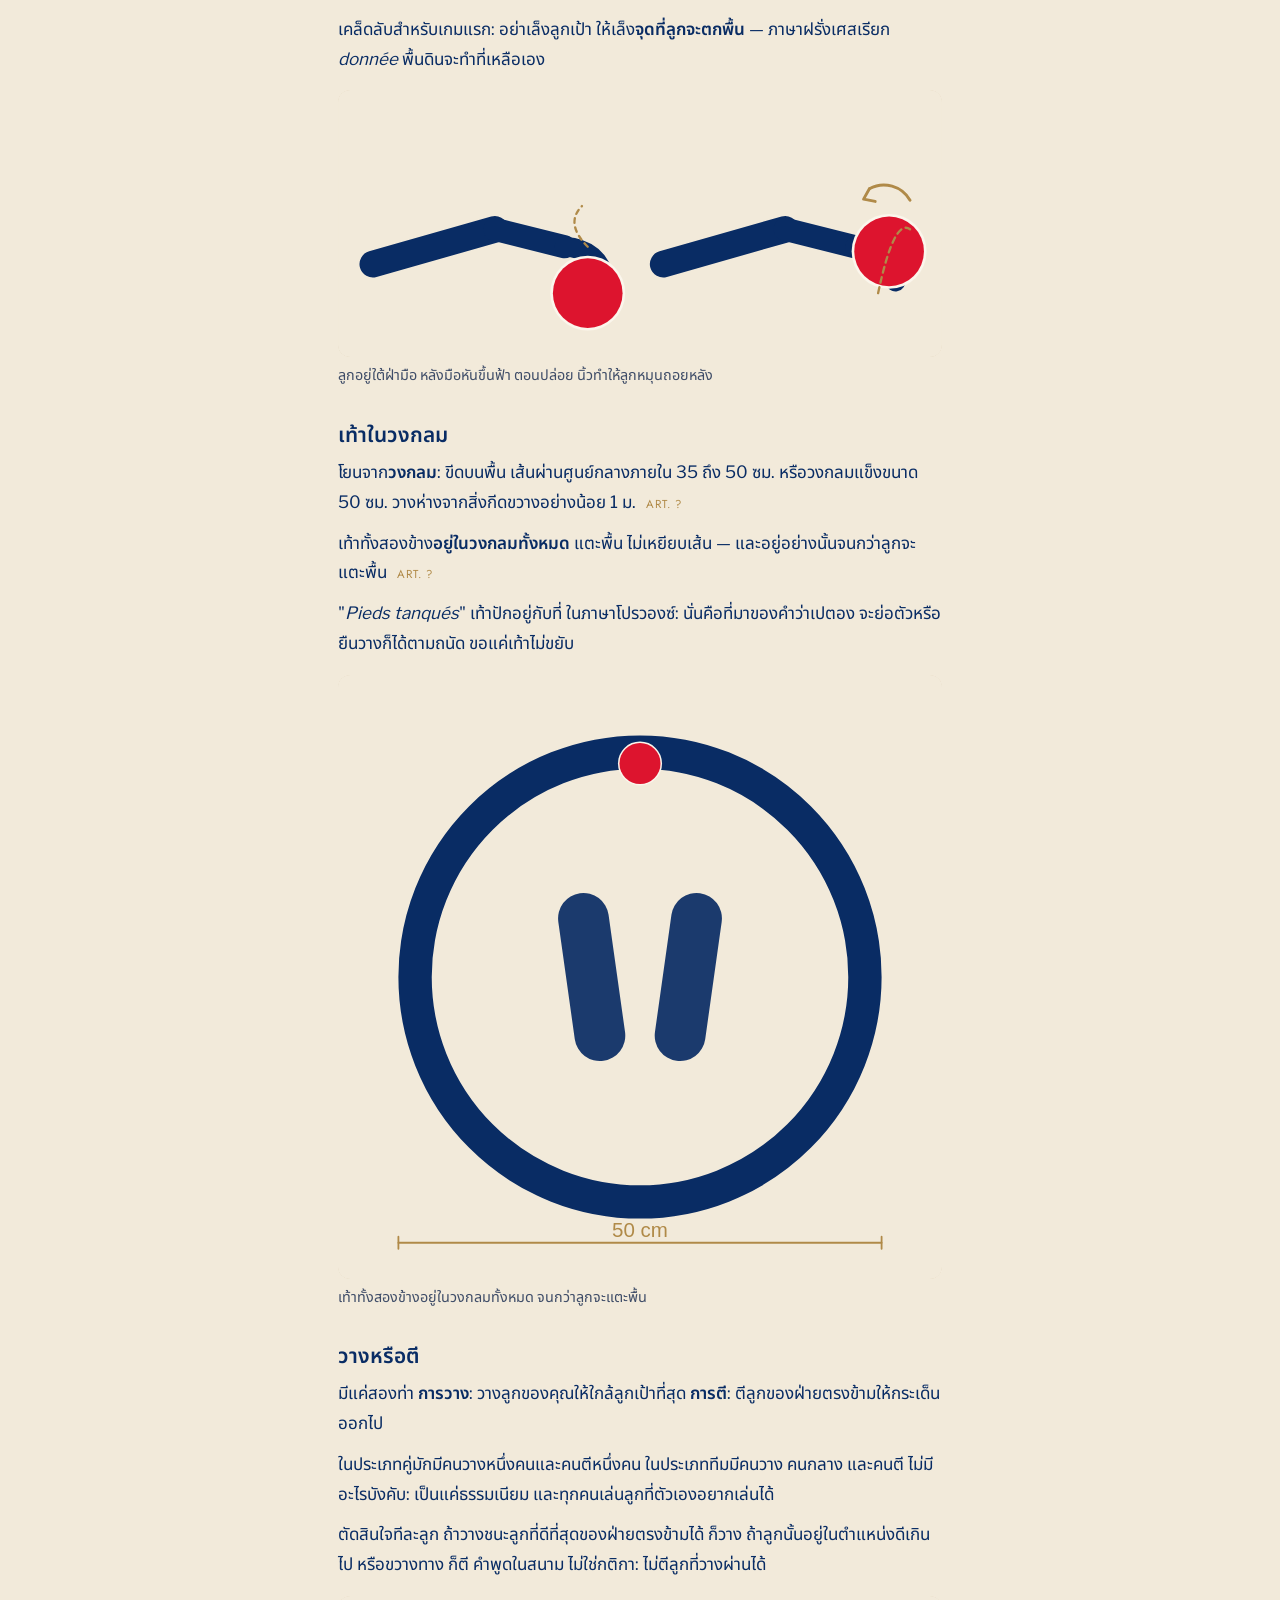
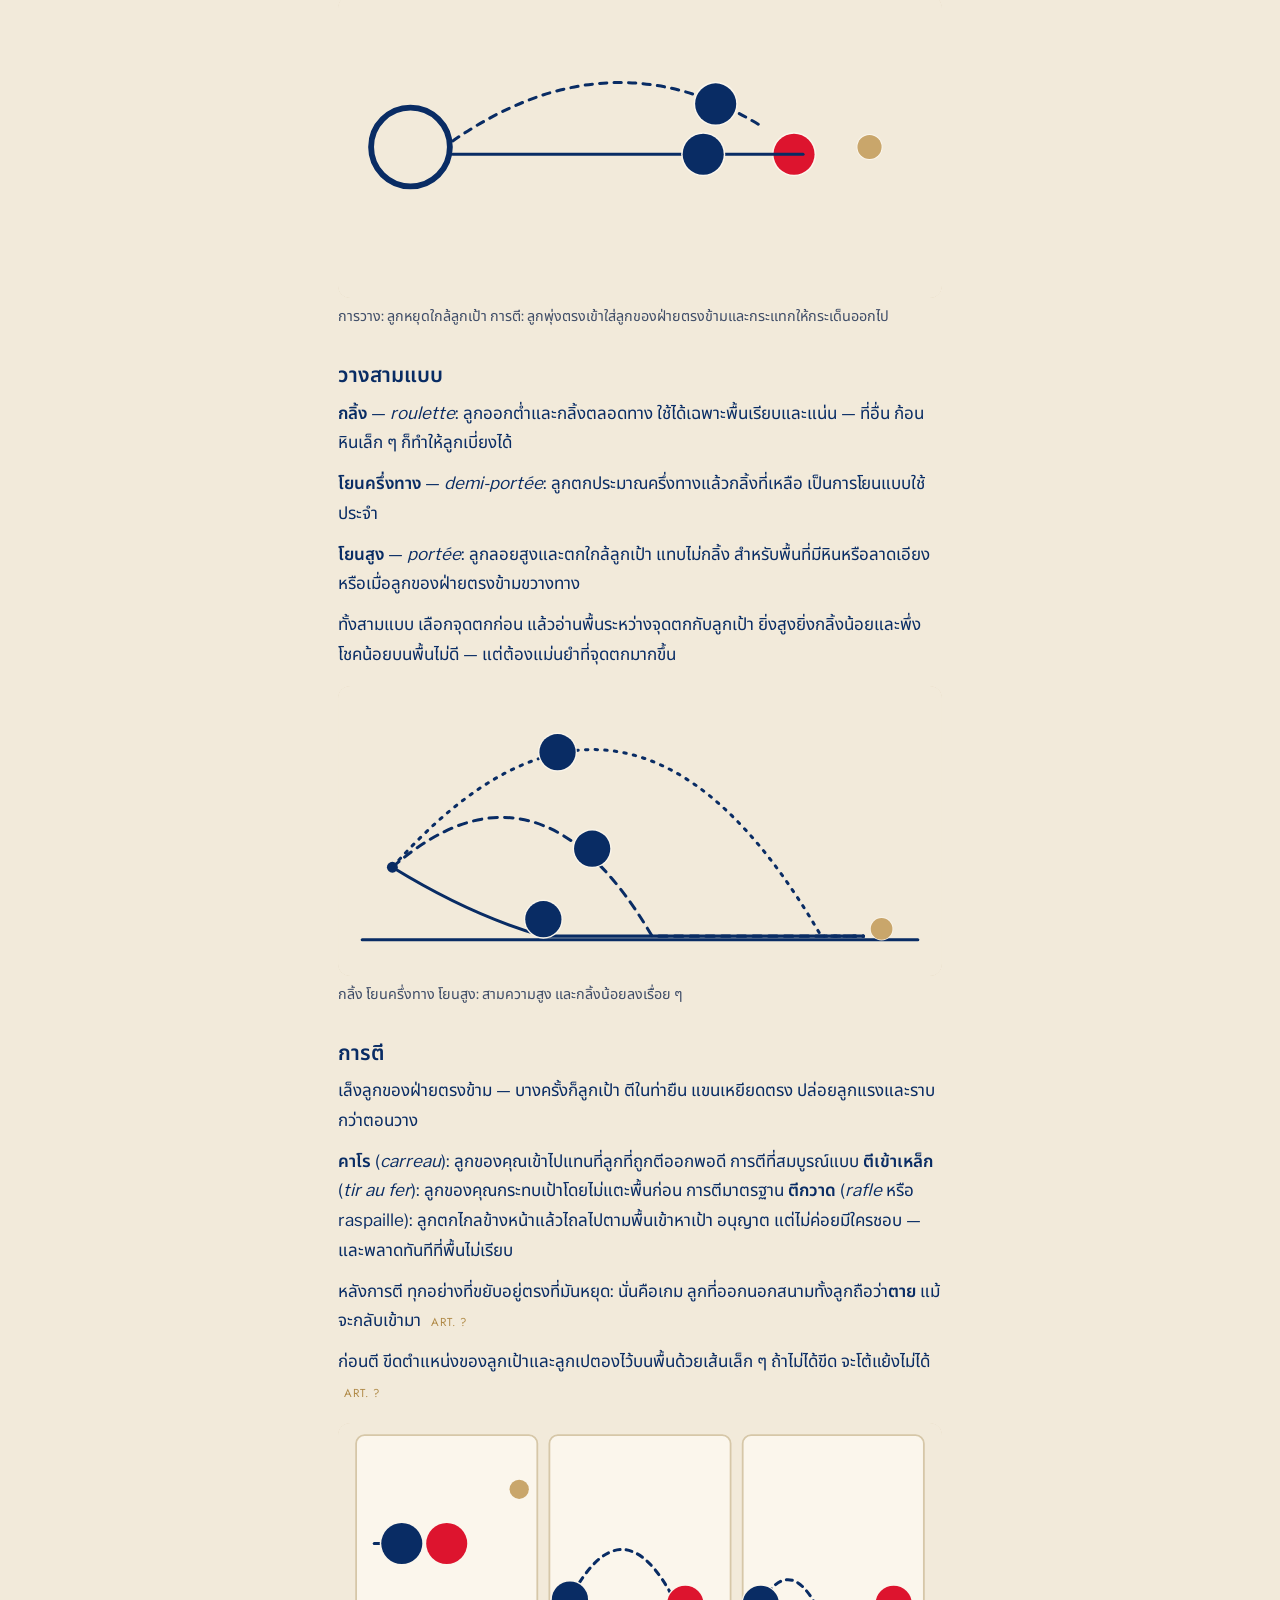
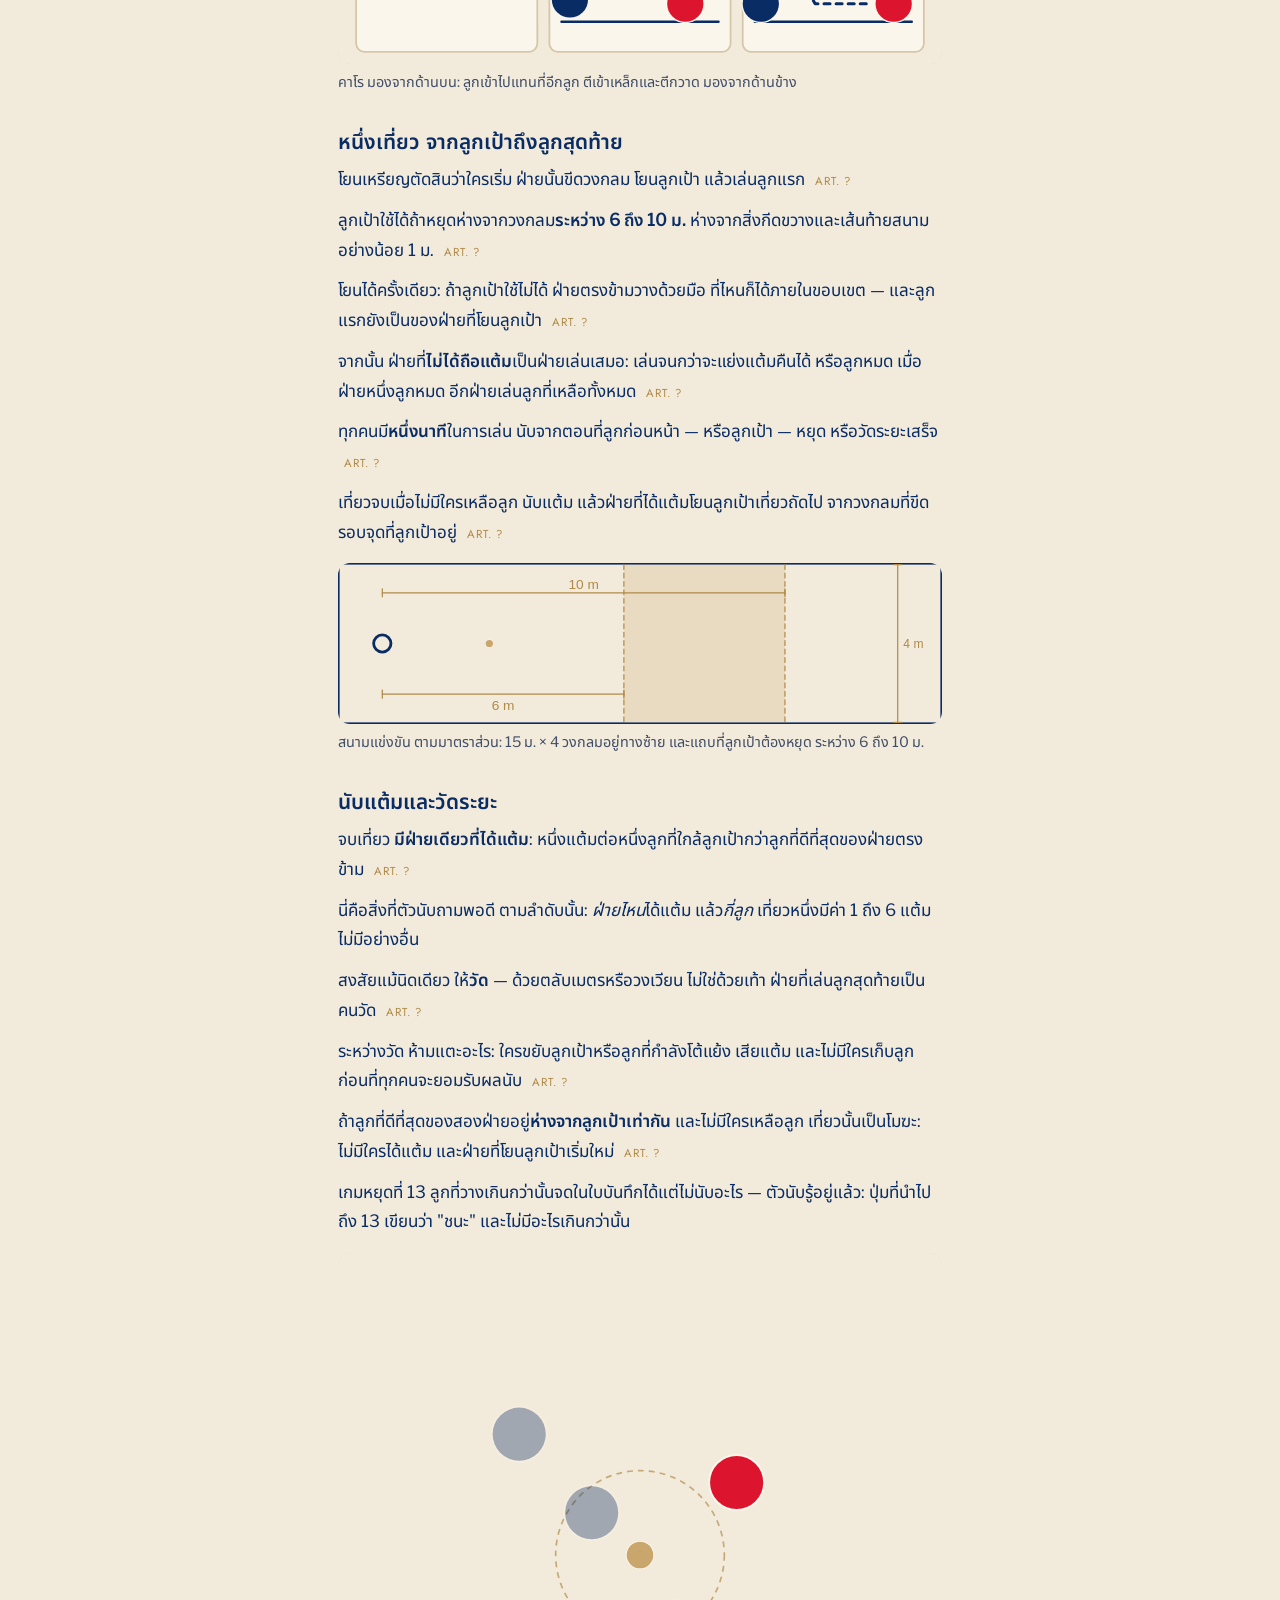
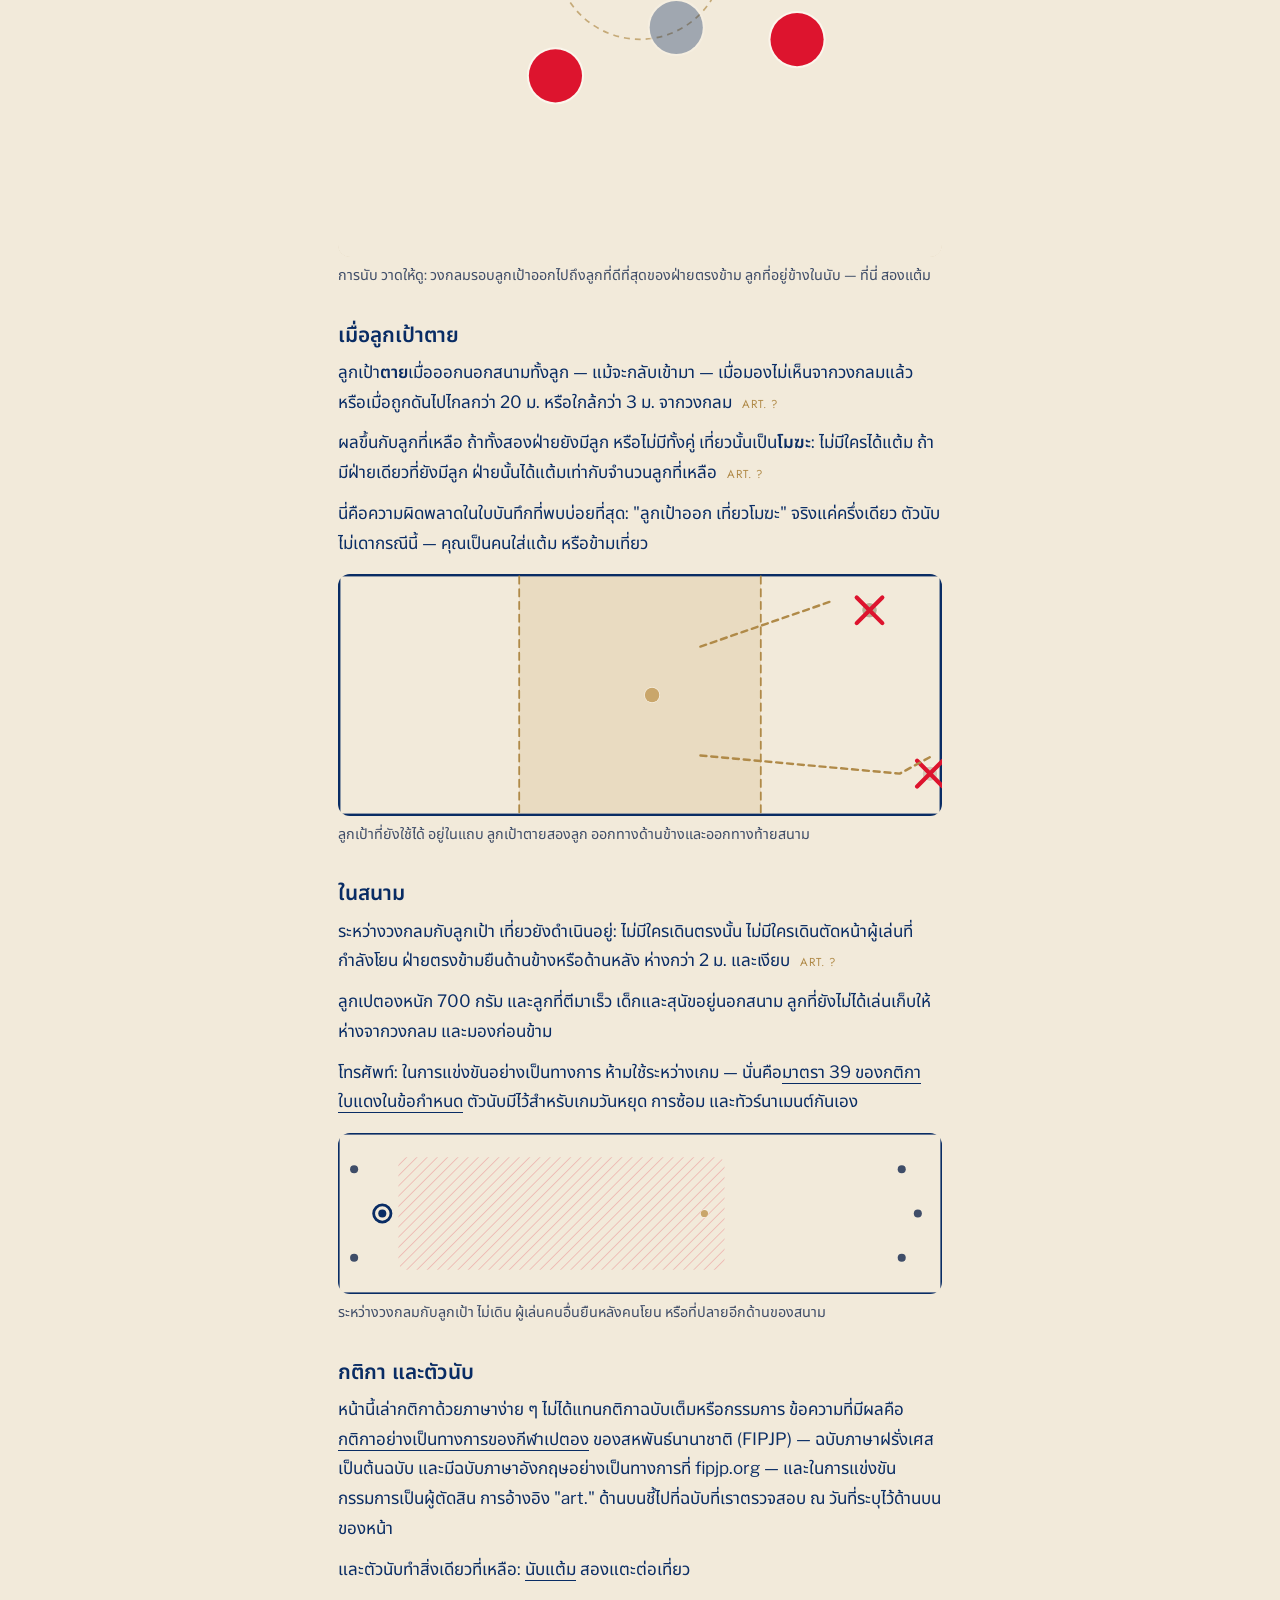
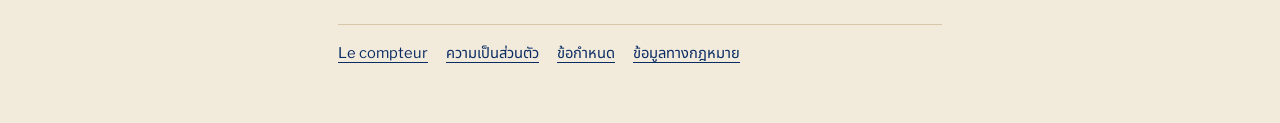
<file: th/jouer.html>
<!doctype html>
<html lang="th">
<head>
<meta charset="utf-8">
<meta name="viewport" content="width=device-width,initial-scale=1,viewport-fit=cover">
<title>วิธีเล่นเปตอง — Le compteur</title>
<meta name="description" content="การจับลูก เท้าในวงกลม การวางและการตี เที่ยว การนับแต้ม: กติกาแบบเข้าใจง่าย และตัวนับทำอะไรกับมัน">
<link rel="canonical" href="https://petanque.win/th/jouer.html">
<link rel="alternate" hreflang="fr" href="https://petanque.win/jouer.html">
<link rel="alternate" hreflang="en" href="https://petanque.win/en/jouer.html">
<link rel="alternate" hreflang="th" href="https://petanque.win/th/jouer.html">
<link rel="alternate" hreflang="x-default" href="https://petanque.win/jouer.html">
<meta property="og:type" content="article">
<meta property="og:site_name" content="Pétanquistes">
<meta property="og:locale" content="th_TH">
<meta property="og:locale:alternate" content="fr_FR">
<meta property="og:locale:alternate" content="en_GB">
<meta property="og:url" content="https://petanque.win/th/jouer.html">
<meta property="og:title" content="วิธีเล่นเปตอง — Le compteur">
<meta property="og:description" content="การจับลูก เท้าในวงกลม การวางและการตี เที่ยว การนับแต้ม: กติกาแบบเข้าใจง่าย และตัวนับทำอะไรกับมัน">
<meta property="og:image" content="https://petanque.win/og.png">
<meta name="theme-color" content="#092C64">
<link rel="icon" href="../icons/icon-192.png">
<link rel="stylesheet" href="../legal.css">
</head>
<body>
<div class="bandeau"><img src="../icons/blason.svg" alt="" width="38" height="38">
  <a href=".././">Le compteur</a>
  <nav class="langues" aria-label="ภาษาอื่น"><a href="../jouer.html" lang="fr" hreflang="fr">Français</a> <a href="../en/jouer.html" lang="en" hreflang="en">English</a> <a href="../th/jouer.html" lang="th" hreflang="th" aria-current="page">ไทย</a></nav></div>
<main>
<h1>วิธีเล่นเปตอง</h1>
<p class="maj">อัปเดต 14 กันยายน 2569 (2026)</p>
<div class="carton brouillon"><p>ฉบับร่าง — การอ้างอิงมาตราของกติกายังไม่ได้ตรวจสอบ</p></div>
<div class="encadre">
<p><b>สรุปในประโยคเดียว</b> โยนลูกเป้าลูกเล็กออกไป แล้วแต่ละฝ่ายพยายามให้ลูกเปตองของตัวเองเข้าใกล้ลูกเป้าที่สุด
จบเที่ยวหนึ่งมีฝ่ายเดียวที่ได้แต้ม และเล่นจนถึง 13 แต้ม ที่เหลืออ่านจบในเจ็ดนาที — และเล่นสักหนึ่งเกม</p>
</div>
<nav class="sommaire" aria-label="สารบัญ">
<a href="#materiel">อุปกรณ์</a>
<a href="#prise">การจับลูก</a>
<a href="#cercle">เท้าในวงกลม</a>
<a href="#pointer-tirer">วางหรือตี</a>
<a href="#pointer">วางสามแบบ</a>
<a href="#tirer">การตี</a>
<a href="#mene">หนึ่งเที่ยว</a>
<a href="#compter">นับแต้มและวัดระยะ</a>
<a href="#but-mort">เมื่อลูกเป้าตาย</a>
<a href="#terrain">ในสนาม</a>
<a href="#reglement">กติกา และตัวนับ</a>
</nav>

<h2 id="materiel">อุปกรณ์</h2>
<p><b>ลูกเปตอง</b>: ทำจากโลหะ เส้นผ่านศูนย์กลาง 70.5 ถึง 80 มม. หนัก 650 ถึง 800 กรัมในการแข่งขัน —
ลูกสำหรับเล่นสนุกก็ใช้ได้ดีในวันหยุด <b>ลูกเป้า</b> (ภาษาฝรั่งเศสเรียก <i lang="fr">cochonnet</i>):
ลูกไม้หรือเรซินเล็ก ๆ ขนาดประมาณ 30 มม. และพื้นดินที่ค่อนข้างเรียบสักผืน</p>
<p class="regle">ผู้เล่นแต่ละคนมีสามลูกในประเภทเดี่ยวและคู่ สองลูกในประเภททีม: แต่ละฝ่ายเล่นหกลูกเสมอ
<small class="art">art. ?</small></p>
<p class="regle">ในการแข่งขัน เล่นบนสนามที่ตีเส้นไว้ ขนาด 15 ม. × 4 ม. <small class="art">art. ?</small></p>
<p>เกมหนึ่งเล่นจนถึง <b>13 แต้ม</b> แบ่งเป็น<b>เที่ยว</b>ต่อเนื่องกัน — ภาษาฝรั่งเศสเรียก <i lang="fr">mène</i>:
เที่ยวหนึ่งเริ่มจากการโยนลูกเป้าจนถึงลูกสุดท้ายที่เล่น ตัวนับนับสิ่งนี้เท่านั้น — ฝ่ายไหน แล้วกี่ลูก ในแต่ละเที่ยว</p>
<figure><img src="../figures/materiel.svg" alt="" loading="lazy" width="1000" height="480">
<figcaption>ฝ่ายละหกลูก ไม่ว่ารูปแบบใด: สามลูกสำหรับผู้เล่นคนเดียว สามและสามในประเภทคู่ สอง สอง และสองในประเภททีม
ทางขวาคือลูกเป้า ในสัดส่วนจริงตามตราสัญลักษณ์</figcaption></figure>

<h2 id="prise">การจับลูก</h2>
<p>นี่คือสิ่งที่ทำให้ทุกคนแปลกใจครั้งแรก: มือ<b>คว่ำ</b> ต่างจากการโยนลูกบอล ลูกเปตองอยู่ในอุ้งมือ นิ้วชิดกัน
นิ้วโป้งแนบด้านข้าง ตอนปล่อยลูก <b>ฝ่ามือหันลงพื้น</b> และหลังมือหันขึ้นฟ้า</p>
<p>แขนเริ่มจากด้านหลังและเหวี่ยงจากไหล่ เหมือนลูกตุ้ม ข้อมือคลายออกเป็นอย่างสุดท้าย และนิ้ว "หุบ" ลงบนลูกขณะปล่อย:
นั่นคือสิ่งที่ทำให้ลูก<b>หมุนกลับ</b> — ลูกหมุนถอยหลังกลางอากาศ และเบรกเมื่อแตะพื้นแทนที่จะไหลต่อ</p>
<p>เคล็ดลับสำหรับเกมแรก: อย่าเล็งลูกเป้า ให้เล็ง<b>จุดที่ลูกจะตกพื้น</b> — ภาษาฝรั่งเศสเรียก <i lang="fr">donnée</i>
พื้นดินจะทำที่เหลือเอง</p>
<figure><img src="../figures/prise.svg" alt="" loading="lazy" width="1040" height="460">
<figcaption>ลูกอยู่ใต้ฝ่ามือ หลังมือหันขึ้นฟ้า ตอนปล่อย นิ้วทำให้ลูกหมุนถอยหลัง</figcaption></figure>

<h2 id="cercle">เท้าในวงกลม</h2>
<p class="regle">โยนจาก<b>วงกลม</b>: ขีดบนพื้น เส้นผ่านศูนย์กลางภายใน 35 ถึง 50 ซม. หรือวงกลมแข็งขนาด 50 ซม.
วางห่างจากสิ่งกีดขวางอย่างน้อย 1 ม. <small class="art">art. ?</small></p>
<p class="regle">เท้าทั้งสองข้าง<b>อยู่ในวงกลมทั้งหมด</b> แตะพื้น ไม่เหยียบเส้น — และอยู่อย่างนั้นจนกว่าลูกจะแตะพื้น
<small class="art">art. ?</small></p>
<p>"<i lang="fr">Pieds tanqués</i>" เท้าปักอยู่กับที่ ในภาษาโปรวองซ์: นั่นคือที่มาของคำว่าเปตอง
จะย่อตัวหรือยืนวางก็ได้ตามถนัด ขอแค่เท้าไม่ขยับ</p>
<figure><img src="../figures/cercle.svg" alt="" loading="lazy" width="1000" height="1000">
<figcaption>เท้าทั้งสองข้างอยู่ในวงกลมทั้งหมด จนกว่าลูกจะแตะพื้น</figcaption></figure>

<h2 id="pointer-tirer">วางหรือตี</h2>
<p>มีแค่สองท่า <b>การวาง</b>: วางลูกของคุณให้ใกล้ลูกเป้าที่สุด <b>การตี</b>: ตีลูกของฝ่ายตรงข้ามให้กระเด็นออกไป</p>
<p>ในประเภทคู่มักมีคนวางหนึ่งคนและคนตีหนึ่งคน ในประเภททีมมีคนวาง คนกลาง และคนตี ไม่มีอะไรบังคับ:
เป็นแค่ธรรมเนียม และทุกคนเล่นลูกที่ตัวเองอยากเล่นได้</p>
<p>ตัดสินใจทีละลูก ถ้าวางชนะลูกที่ดีที่สุดของฝ่ายตรงข้ามได้ ก็วาง ถ้าลูกนั้นอยู่ในตำแหน่งดีเกินไป หรือขวางทาง ก็ตี
คำพูดในสนาม ไม่ใช่กติกา: ไม่ตีลูกที่วางผ่านได้</p>
<figure><img src="../figures/pointer-tirer.svg" alt="" loading="lazy" width="1000" height="500">
<figcaption>การวาง: ลูกหยุดใกล้ลูกเป้า การตี: ลูกพุ่งตรงเข้าใส่ลูกของฝ่ายตรงข้ามและกระแทกให้กระเด็นออกไป</figcaption></figure>

<h2 id="pointer">วางสามแบบ</h2>
<p><b>กลิ้ง</b> — <i lang="fr">roulette</i>: ลูกออกต่ำและกลิ้งตลอดทาง ใช้ได้เฉพาะพื้นเรียบและแน่น — ที่อื่น
ก้อนหินเล็ก ๆ ก็ทำให้ลูกเบี่ยงได้</p>
<p><b>โยนครึ่งทาง</b> — <i lang="fr">demi-portée</i>: ลูกตกประมาณครึ่งทางแล้วกลิ้งที่เหลือ เป็นการโยนแบบใช้ประจำ</p>
<p><b>โยนสูง</b> — <i lang="fr">portée</i>: ลูกลอยสูงและตกใกล้ลูกเป้า แทบไม่กลิ้ง สำหรับพื้นที่มีหินหรือลาดเอียง
หรือเมื่อลูกของฝ่ายตรงข้ามขวางทาง</p>
<p>ทั้งสามแบบ เลือกจุดตกก่อน แล้วอ่านพื้นระหว่างจุดตกกับลูกเป้า ยิ่งสูงยิ่งกลิ้งน้อยและพึ่งโชคน้อยบนพื้นไม่ดี —
แต่ต้องแม่นยำที่จุดตกมากขึ้น</p>
<figure><img src="../figures/pointer.svg" alt="" loading="lazy" width="1000" height="480">
<figcaption>กลิ้ง โยนครึ่งทาง โยนสูง: สามความสูง และกลิ้งน้อยลงเรื่อย ๆ</figcaption></figure>

<h2 id="tirer">การตี</h2>
<p>เล็งลูกของฝ่ายตรงข้าม — บางครั้งก็ลูกเป้า ตีในท่ายืน แขนเหยียดตรง ปล่อยลูกแรงและราบกว่าตอนวาง</p>
<p><b>คาโร</b> (<i lang="fr">carreau</i>): ลูกของคุณเข้าไปแทนที่ลูกที่ถูกตีออกพอดี การตีที่สมบูรณ์แบบ
<b>ตีเข้าเหล็ก</b> (<i lang="fr">tir au fer</i>): ลูกของคุณกระทบเป้าโดยไม่แตะพื้นก่อน การตีมาตรฐาน
<b>ตีกวาด</b> (<i lang="fr">rafle</i> หรือ raspaille): ลูกตกไกลข้างหน้าแล้วไถลไปตามพื้นเข้าหาเป้า อนุญาต
แต่ไม่ค่อยมีใครชอบ — และพลาดทันทีที่พื้นไม่เรียบ</p>
<p class="regle">หลังการตี ทุกอย่างที่ขยับอยู่ตรงที่มันหยุด: นั่นคือเกม ลูกที่ออกนอกสนามทั้งลูกถือว่า<b>ตาย</b>
แม้จะกลับเข้ามา <small class="art">art. ?</small></p>
<p class="regle">ก่อนตี ขีดตำแหน่งของลูกเป้าและลูกเปตองไว้บนพื้นด้วยเส้นเล็ก ๆ ถ้าไม่ได้ขีด จะโต้แย้งไม่ได้
<small class="art">art. ?</small></p>
<figure><img src="../figures/tirer.svg" alt="" loading="lazy" width="1000" height="400">
<figcaption>คาโร มองจากด้านบน: ลูกเข้าไปแทนที่อีกลูก ตีเข้าเหล็กและตีกวาด มองจากด้านข้าง</figcaption></figure>

<h2 id="mene">หนึ่งเที่ยว จากลูกเป้าถึงลูกสุดท้าย</h2>
<p class="regle">โยนเหรียญตัดสินว่าใครเริ่ม ฝ่ายนั้นขีดวงกลม โยนลูกเป้า แล้วเล่นลูกแรก <small class="art">art. ?</small></p>
<p class="regle">ลูกเป้าใช้ได้ถ้าหยุดห่างจากวงกลม<b>ระหว่าง 6 ถึง 10 ม.</b> ห่างจากสิ่งกีดขวางและเส้นท้ายสนามอย่างน้อย 1 ม.
<small class="art">art. ?</small></p>
<p class="regle">โยนได้ครั้งเดียว: ถ้าลูกเป้าใช้ไม่ได้ ฝ่ายตรงข้ามวางด้วยมือ ที่ไหนก็ได้ภายในขอบเขต —
และลูกแรกยังเป็นของฝ่ายที่โยนลูกเป้า <small class="art">art. ?</small></p>
<p class="regle">จากนั้น ฝ่ายที่<b>ไม่ได้ถือแต้ม</b>เป็นฝ่ายเล่นเสมอ: เล่นจนกว่าจะแย่งแต้มคืนได้ หรือลูกหมด
เมื่อฝ่ายหนึ่งลูกหมด อีกฝ่ายเล่นลูกที่เหลือทั้งหมด <small class="art">art. ?</small></p>
<p class="regle">ทุกคนมี<b>หนึ่งนาที</b>ในการเล่น นับจากตอนที่ลูกก่อนหน้า — หรือลูกเป้า — หยุด หรือวัดระยะเสร็จ
<small class="art">art. ?</small></p>
<p class="regle">เที่ยวจบเมื่อไม่มีใครเหลือลูก นับแต้ม แล้วฝ่ายที่ได้แต้มโยนลูกเป้าเที่ยวถัดไป
จากวงกลมที่ขีดรอบจุดที่ลูกเป้าอยู่ <small class="art">art. ?</small></p>
<figure><img src="../figures/mene.svg" alt="" loading="lazy" width="1500" height="400">
<figcaption>สนามแข่งขัน ตามมาตราส่วน: 15 ม. × 4 วงกลมอยู่ทางซ้าย และแถบที่ลูกเป้าต้องหยุด ระหว่าง 6 ถึง 10 ม.</figcaption></figure>

<h2 id="compter">นับแต้มและวัดระยะ</h2>
<p class="regle">จบเที่ยว <b>มีฝ่ายเดียวที่ได้แต้ม</b>: หนึ่งแต้มต่อหนึ่งลูกที่ใกล้ลูกเป้ากว่าลูกที่ดีที่สุดของฝ่ายตรงข้าม
<small class="art">art. ?</small></p>
<p>นี่คือสิ่งที่ตัวนับถามพอดี ตามลำดับนั้น: <i>ฝ่ายไหน</i>ได้แต้ม แล้ว<i>กี่ลูก</i> เที่ยวหนึ่งมีค่า 1 ถึง 6 แต้ม ไม่มีอย่างอื่น</p>
<p class="regle">สงสัยแม้นิดเดียว ให้<b>วัด</b> — ด้วยตลับเมตรหรือวงเวียน ไม่ใช่ด้วยเท้า ฝ่ายที่เล่นลูกสุดท้ายเป็นคนวัด
<small class="art">art. ?</small></p>
<p class="regle">ระหว่างวัด ห้ามแตะอะไร: ใครขยับลูกเป้าหรือลูกที่กำลังโต้แย้ง เสียแต้ม
และไม่มีใครเก็บลูกก่อนที่ทุกคนจะยอมรับผลนับ <small class="art">art. ?</small></p>
<p class="regle">ถ้าลูกที่ดีที่สุดของสองฝ่ายอยู่<b>ห่างจากลูกเป้าเท่ากัน</b> และไม่มีใครเหลือลูก เที่ยวนั้นเป็นโมฆะ:
ไม่มีใครได้แต้ม และฝ่ายที่โยนลูกเป้าเริ่มใหม่ <small class="art">art. ?</small></p>
<p>เกมหยุดที่ 13 ลูกที่วางเกินกว่านั้นจดในใบบันทึกได้แต่ไม่นับอะไร — ตัวนับรู้อยู่แล้ว: ปุ่มที่นำไปถึง 13 เขียนว่า "ชนะ"
และไม่มีอะไรเกินกว่านั้น</p>
<figure><img src="../figures/compter.svg" alt="" loading="lazy" width="1000" height="1000">
<figcaption>การนับ วาดให้ดู: วงกลมรอบลูกเป้าออกไปถึงลูกที่ดีที่สุดของฝ่ายตรงข้าม ลูกที่อยู่ข้างในนับ — ที่นี่ สองแต้ม</figcaption></figure>

<h2 id="but-mort">เมื่อลูกเป้าตาย</h2>
<p class="regle">ลูกเป้า<b>ตาย</b>เมื่อออกนอกสนามทั้งลูก — แม้จะกลับเข้ามา — เมื่อมองไม่เห็นจากวงกลมแล้ว
หรือเมื่อถูกดันไปไกลกว่า 20 ม. หรือใกล้กว่า 3 ม. จากวงกลม <small class="art">art. ?</small></p>
<p class="regle">ผลขึ้นกับลูกที่เหลือ ถ้าทั้งสองฝ่ายยังมีลูก หรือไม่มีทั้งคู่ เที่ยวนั้นเป็น<b>โมฆะ</b>: ไม่มีใครได้แต้ม
ถ้ามีฝ่ายเดียวที่ยังมีลูก ฝ่ายนั้นได้แต้มเท่ากับจำนวนลูกที่เหลือ <small class="art">art. ?</small></p>
<p>นี่คือความผิดพลาดในใบบันทึกที่พบบ่อยที่สุด: "ลูกเป้าออก เที่ยวโมฆะ" จริงแค่ครึ่งเดียว ตัวนับไม่เดากรณีนี้ —
คุณเป็นคนใส่แต้ม หรือข้ามเที่ยว</p>
<figure><img src="../figures/but-mort.svg" alt="" loading="lazy" width="1000" height="400">
<figcaption>ลูกเป้าที่ยังใช้ได้ อยู่ในแถบ ลูกเป้าตายสองลูก ออกทางด้านข้างและออกทางท้ายสนาม</figcaption></figure>

<h2 id="terrain">ในสนาม</h2>
<p class="regle">ระหว่างวงกลมกับลูกเป้า เที่ยวยังดำเนินอยู่: ไม่มีใครเดินตรงนั้น ไม่มีใครเดินตัดหน้าผู้เล่นที่กำลังโยน
ฝ่ายตรงข้ามยืนด้านข้างหรือด้านหลัง ห่างกว่า 2 ม. และเงียบ <small class="art">art. ?</small></p>
<p>ลูกเปตองหนัก 700 กรัม และลูกที่ตีมาเร็ว เด็กและสุนัขอยู่นอกสนาม ลูกที่ยังไม่ได้เล่นเก็บให้ห่างจากวงกลม และมองก่อนข้าม</p>
<p>โทรศัพท์: ในการแข่งขันอย่างเป็นทางการ ห้ามใช้ระหว่างเกม — นั่นคือ<a href="conditions.html#carton">มาตรา 39 ของกติกา
ใบแดงในข้อกำหนด</a> ตัวนับมีไว้สำหรับเกมวันหยุด การซ้อม และทัวร์นาเมนต์กันเอง</p>
<figure><img src="../figures/terrain.svg" alt="" loading="lazy" width="1500" height="400">
<figcaption>ระหว่างวงกลมกับลูกเป้า ไม่เดิน ผู้เล่นคนอื่นยืนหลังคนโยน หรือที่ปลายอีกด้านของสนาม</figcaption></figure>

<h2 id="reglement">กติกา และตัวนับ</h2>
<p>หน้านี้เล่ากติกาด้วยภาษาง่าย ๆ ไม่ได้แทนกติกาฉบับเต็มหรือกรรมการ ข้อความที่มีผลคือ
<a href="https://fipjp.org/images/pdf/reglements/REGLEMENT-OFFICIEL-SPORT-PETANQUE.pdf">กติกาอย่างเป็นทางการของกีฬาเปตอง</a>
ของสหพันธ์นานาชาติ (FIPJP) — ฉบับภาษาฝรั่งเศสเป็นต้นฉบับ และมีฉบับภาษาอังกฤษอย่างเป็นทางการที่ fipjp.org —
และในการแข่งขัน กรรมการเป็นผู้ตัดสิน การอ้างอิง "art." ด้านบนชี้ไปที่ฉบับที่เราตรวจสอบ ณ วันที่ระบุไว้ด้านบนของหน้า</p>
<p>และตัวนับทำสิ่งเดียวที่เหลือ: <a href="../">นับแต้ม</a> สองแตะต่อเที่ยว</p>
<div class="pied">
  <a href=".././">Le compteur</a>
  <a href="confidentialite.html">ความเป็นส่วนตัว</a>
  <a href="conditions.html">ข้อกำหนด</a>
  <a href="mentions-legales.html">ข้อมูลทางกฎหมาย</a>
</div>
</main>
</body>
</html>
</file>
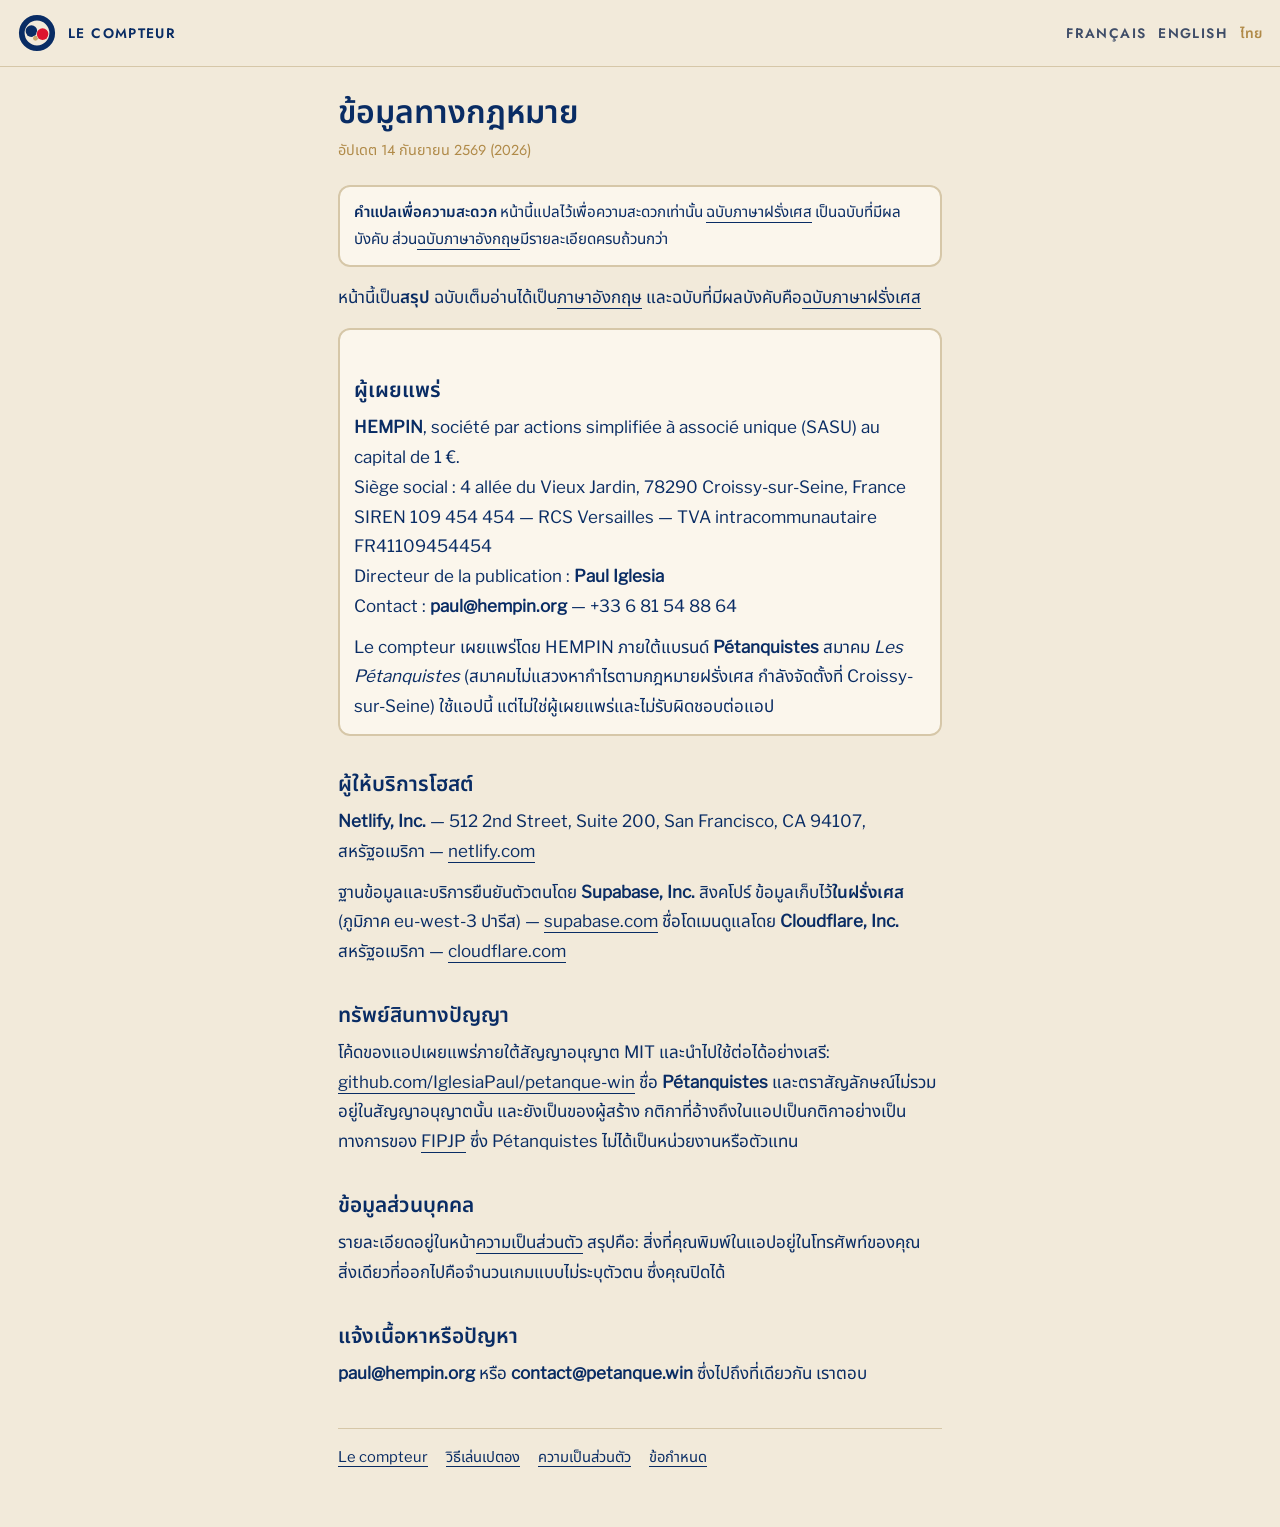
<file: th/mentions-legales.html>
<!doctype html>
<html lang="th">
<head>
<meta charset="utf-8">
<meta name="viewport" content="width=device-width,initial-scale=1,viewport-fit=cover">
<title>ข้อมูลทางกฎหมาย — Le compteur</title>
<meta name="description" content="ผู้เผยแพร่ ผู้ให้บริการโฮสต์ และช่องทางติดต่อของเว็บไซต์ petanque.win">
<link rel="canonical" href="https://petanque.win/th/mentions-legales.html">
<link rel="alternate" hreflang="fr" href="https://petanque.win/mentions-legales.html">
<link rel="alternate" hreflang="en" href="https://petanque.win/en/mentions-legales.html">
<link rel="alternate" hreflang="th" href="https://petanque.win/th/mentions-legales.html">
<link rel="alternate" hreflang="x-default" href="https://petanque.win/mentions-legales.html">
<meta property="og:type" content="article">
<meta property="og:site_name" content="Pétanquistes">
<meta property="og:locale" content="th_TH">
<meta property="og:locale:alternate" content="fr_FR">
<meta property="og:locale:alternate" content="en_GB">
<meta property="og:url" content="https://petanque.win/th/mentions-legales.html">
<meta property="og:title" content="ข้อมูลทางกฎหมาย — Le compteur">
<meta property="og:description" content="ผู้เผยแพร่ ผู้ให้บริการโฮสต์ และช่องทางติดต่อของเว็บไซต์ petanque.win">
<meta property="og:image" content="https://petanque.win/og.png">
<meta name="theme-color" content="#092C64">
<link rel="icon" href="../icons/icon-192.png">
<link rel="stylesheet" href="../legal.css">
</head>
<body>
<div class="bandeau"><img src="../icons/blason.svg" alt="" width="38" height="38">
  <a href=".././">Le compteur</a>
  <nav class="langues" aria-label="ภาษาอื่น"><a href="../mentions-legales.html" lang="fr" hreflang="fr">Français</a> <a href="../en/mentions-legales.html" lang="en" hreflang="en">English</a> <a href="../th/mentions-legales.html" lang="th" hreflang="th" aria-current="page">ไทย</a></nav></div>
<main>
<h1>ข้อมูลทางกฎหมาย</h1>
<p class="maj">อัปเดต 14 กันยายน 2569 (2026)</p>
<div class="encadre courtoisie" lang="th"><p><b>คำแปลเพื่อความสะดวก</b> หน้านี้แปลไว้เพื่อความสะดวกเท่านั้น <a href="../mentions-legales.html">ฉบับภาษาฝรั่งเศส</a> เป็นฉบับที่มีผลบังคับ ส่วน<a href="../en/mentions-legales.html">ฉบับภาษาอังกฤษ</a>มีรายละเอียดครบถ้วนกว่า</p></div>
<p>หน้านี้เป็น<b>สรุป</b> ฉบับเต็มอ่านได้เป็น<a href="../en/mentions-legales.html">ภาษาอังกฤษ</a>
และฉบับที่มีผลบังคับคือ<a href="../mentions-legales.html">ฉบับภาษาฝรั่งเศส</a></p>
<div class="encadre">
<h2>ผู้เผยแพร่</h2>
<p><b>HEMPIN</b>, société par actions simplifiée à associé unique (SASU) au capital de 1 €.<br>
Siège social : 4 allée du Vieux Jardin, 78290 Croissy-sur-Seine, France<br>
SIREN 109&nbsp;454&nbsp;454 — RCS Versailles — TVA intracommunautaire FR41109454454<br>
Directeur de la publication : <b>Paul Iglesia</b><br>
Contact : <b>paul@hempin.org</b> — +33 6 81 54 88 64</p>
<p>Le compteur เผยแพร่โดย HEMPIN ภายใต้แบรนด์ <b>Pétanquistes</b> สมาคม <i>Les Pétanquistes</i>
(สมาคมไม่แสวงหากำไรตามกฎหมายฝรั่งเศส กำลังจัดตั้งที่ Croissy-sur-Seine) ใช้แอปนี้
แต่ไม่ใช่ผู้เผยแพร่และไม่รับผิดชอบต่อแอป</p>
</div>

<h2>ผู้ให้บริการโฮสต์</h2>
<p><b>Netlify, Inc.</b> — 512 2nd Street, Suite 200, San Francisco, CA 94107, สหรัฐอเมริกา —
<a href="https://www.netlify.com">netlify.com</a></p>
<p>ฐานข้อมูลและบริการยืนยันตัวตนโดย <b>Supabase, Inc.</b> สิงคโปร์ ข้อมูลเก็บไว้<b>ในฝรั่งเศส</b>
(ภูมิภาค eu-west-3 ปารีส) — <a href="https://supabase.com">supabase.com</a>
ชื่อโดเมนดูแลโดย <b>Cloudflare, Inc.</b> สหรัฐอเมริกา — <a href="https://www.cloudflare.com">cloudflare.com</a></p>

<h2>ทรัพย์สินทางปัญญา</h2>
<p>โค้ดของแอปเผยแพร่ภายใต้สัญญาอนุญาต MIT และนำไปใช้ต่อได้อย่างเสรี:
<a href="https://github.com/IglesiaPaul/petanque-win">github.com/IglesiaPaul/petanque-win</a>
ชื่อ <b>Pétanquistes</b> และตราสัญลักษณ์ไม่รวมอยู่ในสัญญาอนุญาตนั้น และยังเป็นของผู้สร้าง
กติกาที่อ้างถึงในแอปเป็นกติกาอย่างเป็นทางการของ <a href="https://fipjp.org">FIPJP</a>
ซึ่ง Pétanquistes ไม่ได้เป็นหน่วยงานหรือตัวแทน</p>

<h2>ข้อมูลส่วนบุคคล</h2>
<p>รายละเอียดอยู่ในหน้า<a href="confidentialite.html">ความเป็นส่วนตัว</a> สรุปคือ: สิ่งที่คุณพิมพ์ในแอปอยู่ในโทรศัพท์ของคุณ
สิ่งเดียวที่ออกไปคือจำนวนเกมแบบไม่ระบุตัวตน ซึ่งคุณปิดได้</p>

<h2>แจ้งเนื้อหาหรือปัญหา</h2>
<p><b>paul@hempin.org</b> หรือ <b>contact@petanque.win</b> ซึ่งไปถึงที่เดียวกัน เราตอบ</p>
<div class="pied">
  <a href=".././">Le compteur</a>
  <a href="jouer.html">วิธีเล่นเปตอง</a>
  <a href="confidentialite.html">ความเป็นส่วนตัว</a>
  <a href="conditions.html">ข้อกำหนด</a>
</div>
</main>
</body>
</html>
</file>
<file: legal.css>
@font-face{font-family:"Jost";src:url(type/jost-400.woff2) format("woff2");
  font-weight:400;font-style:normal;font-display:swap}
@font-face{font-family:"Jost";src:url(type/jost-600.woff2) format("woff2");
  font-weight:600;font-style:normal;font-display:swap}
@font-face{font-family:"Libre Franklin";src:url(type/franklin-400.woff2) format("woff2");
  font-weight:400;font-style:normal;font-display:swap}
@font-face{font-family:"Noto Sans Thai";src:url(type/notothai-400-v1.woff2) format("woff2");
  font-weight:400;font-style:normal;font-display:swap;unicode-range:U+0E00-0E7F}
@font-face{font-family:"Noto Sans Thai";src:url(type/notothai-600-v1.woff2) format("woff2");
  font-weight:600;font-style:normal;font-display:swap;unicode-range:U+0E00-0E7F}
:root{--navy:#092C64;--red:#DD142E;--cream:#FBF6EC;--sand:#C9A66B;--ground:#F2EADA;
  --rule:#D6C7A8;--ink-2:#3F4D68;--terre:#B08A48;color-scheme:light}
*{box-sizing:border-box}
body{margin:0;background:var(--ground);color:var(--navy);
  font-family:"Libre Franklin","Noto Sans Thai","Jost",system-ui,sans-serif;font-size:17px;line-height:1.6}
.bandeau{display:flex;align-items:center;gap:12px;padding:14px 18px;border-bottom:1px solid var(--rule)}
.bandeau img{width:38px;height:38px}
.bandeau a{font-family:"Jost",sans-serif;font-weight:600;font-size:.86rem;letter-spacing:.1em;
  text-transform:uppercase;color:var(--navy);text-decoration:none}
main{max-width:40rem;margin:0 auto;padding:24px 18px 56px}
h1{font-family:"Jost",sans-serif;font-weight:600;font-size:2rem;line-height:1.1;margin:0 0 4px;
  text-wrap:balance}
.maj{font-family:"Jost",sans-serif;font-size:.82rem;letter-spacing:.1em;text-transform:uppercase;
  color:var(--terre);margin:0 0 22px}
h2{font-family:"Jost",sans-serif;font-weight:600;font-size:1.3rem;line-height:1.2;
  margin:34px 0 8px;text-wrap:balance}
h3{font-family:"Jost",sans-serif;font-weight:600;font-size:.84rem;letter-spacing:.12em;
  text-transform:uppercase;color:var(--terre);margin:24px 0 6px}
p,li{margin:0 0 11px}
ul,ol{padding-left:1.25em;margin:0 0 12px}
b,strong{font-weight:600}
a{color:var(--navy)}
table{width:100%;border-collapse:collapse;font-size:.95rem;margin:10px 0 16px;display:block;
  overflow-x:auto}
th,td{text-align:left;padding:9px 10px;border-bottom:1px solid var(--rule);vertical-align:top}
th{font-family:"Jost",sans-serif;font-size:.76rem;letter-spacing:.09em;text-transform:uppercase;
  color:var(--ink-2);font-weight:400}
.encadre{background:var(--cream);border-radius:12px;padding:14px 16px;margin:16px 0;
  box-shadow:inset 0 0 0 2px var(--rule)}
.encadre p:last-child{margin-bottom:0}
.pied{margin-top:40px;padding-top:16px;border-top:1px solid var(--rule);font-size:.92rem;
  color:var(--ink-2);display:flex;flex-wrap:wrap;gap:6px 18px}
.carton{background:#fff;border-radius:12px;padding:15px 17px;margin:20px 0;
  box-shadow:inset 0 0 0 2px var(--red)}
.carton .etiquette{display:flex;align-items:center;gap:11px;margin:0 0 9px}
.carton .carte{flex:0 0 auto;width:21px;height:29px;border-radius:3px;background:var(--red);
  transform:rotate(-8deg);box-shadow:0 2px 6px rgba(221,20,46,.35)}
.carton h3{margin:0;color:var(--red)}
.carton p:last-child{margin-bottom:0}
.carton .cite{font-style:italic}

/* Les autres langues d'une page, à droite du bandeau ; la courante en terre. */
.bandeau .langues{margin-left:auto;display:flex;gap:12px;font-family:"Jost",sans-serif;font-size:.8rem;
  letter-spacing:.06em;text-transform:uppercase}
.langues a{color:var(--ink-2);text-decoration:none}
.langues a[aria-current]{color:var(--terre)}
.langues a[lang="th"],[lang="th"]{letter-spacing:0;text-transform:none}
.courtoisie{font-size:.95rem}
.brouillon p{margin:0;font-weight:600;color:var(--red)}

/* Comment jouer : les figures, le sommaire, les renvois au règlement */
figure{margin:16px 0 22px}
figure img{display:block;width:100%;height:auto;border-radius:12px;background:var(--ground);
  box-shadow:inset 0 0 0 1px var(--rule)}
figcaption{font-size:.9rem;line-height:1.5;color:var(--ink-2);margin-top:8px}
.sommaire{display:grid;grid-template-columns:1fr 1fr;gap:6px 16px;margin:18px 0 8px;font-family:"Jost",sans-serif;
  font-size:.86rem;letter-spacing:.06em;text-transform:uppercase}
.sommaire a{text-decoration:none;color:var(--ink-2);padding:4px 0;border-bottom:1px solid var(--rule)}
.sommaire a:hover{color:var(--navy)}
.regle .art{display:inline-block;margin-left:6px;font-family:"Jost",sans-serif;font-size:.72rem;letter-spacing:.09em;
  text-transform:uppercase;color:var(--terre);white-space:nowrap}
h2[id]{scroll-margin-top:16px}
@media (max-width:420px){.sommaire{grid-template-columns:1fr}}

/* Thaï : Noto Sans Thai après chaque police latine, jamais d'interlettrage ni de capitales sur
   les marques de ton, l'interligne plus haut. La marque « Le compteur » reste latine. */
:lang(th) h1,:lang(th) h2,:lang(th) h3,:lang(th) th,:lang(th) .maj,:lang(th) .bandeau a,
.langues a:lang(th){font-family:"Jost","Noto Sans Thai",sans-serif}
:lang(th) body,body:lang(th){line-height:1.75}
:lang(th) h3,:lang(th) th,:lang(th) .maj,.langues a:lang(th){letter-spacing:0;text-transform:none}
:lang(th) h3{font-size:max(14px,.95rem)}:lang(th) th{font-size:max(14px,.86rem)}
:lang(th) .maj{font-size:max(14px,.9rem)}
:lang(th) h1{line-height:1.35}:lang(th) h2{line-height:1.4}:lang(th) h3{line-height:1.4}
:lang(th) .sommaire{font-family:"Jost","Noto Sans Thai",sans-serif;letter-spacing:0;text-transform:none;font-size:max(14px,.95rem)}
:lang(th) a{text-underline-offset:.3em}
:lang(th) p,:lang(th) li,:lang(th) td,:lang(th) figcaption{overflow-wrap:anywhere}
</file>
